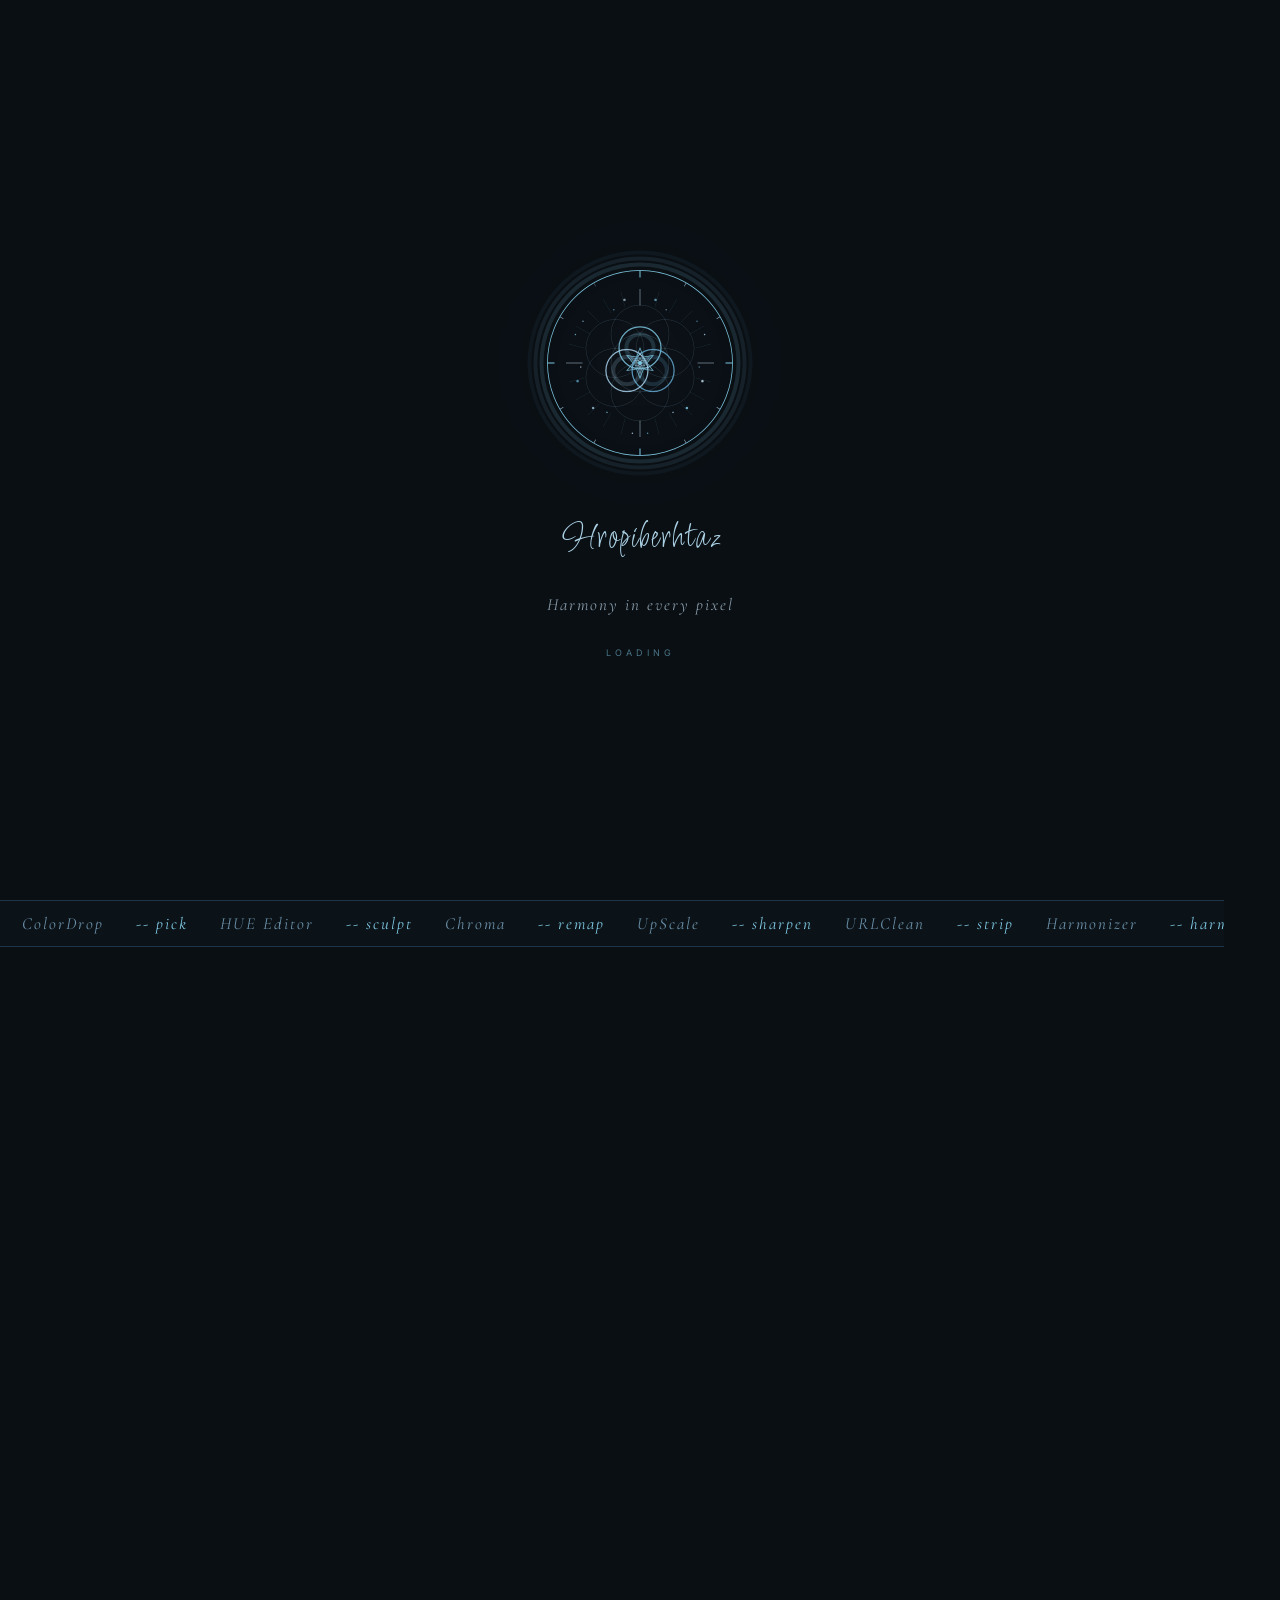
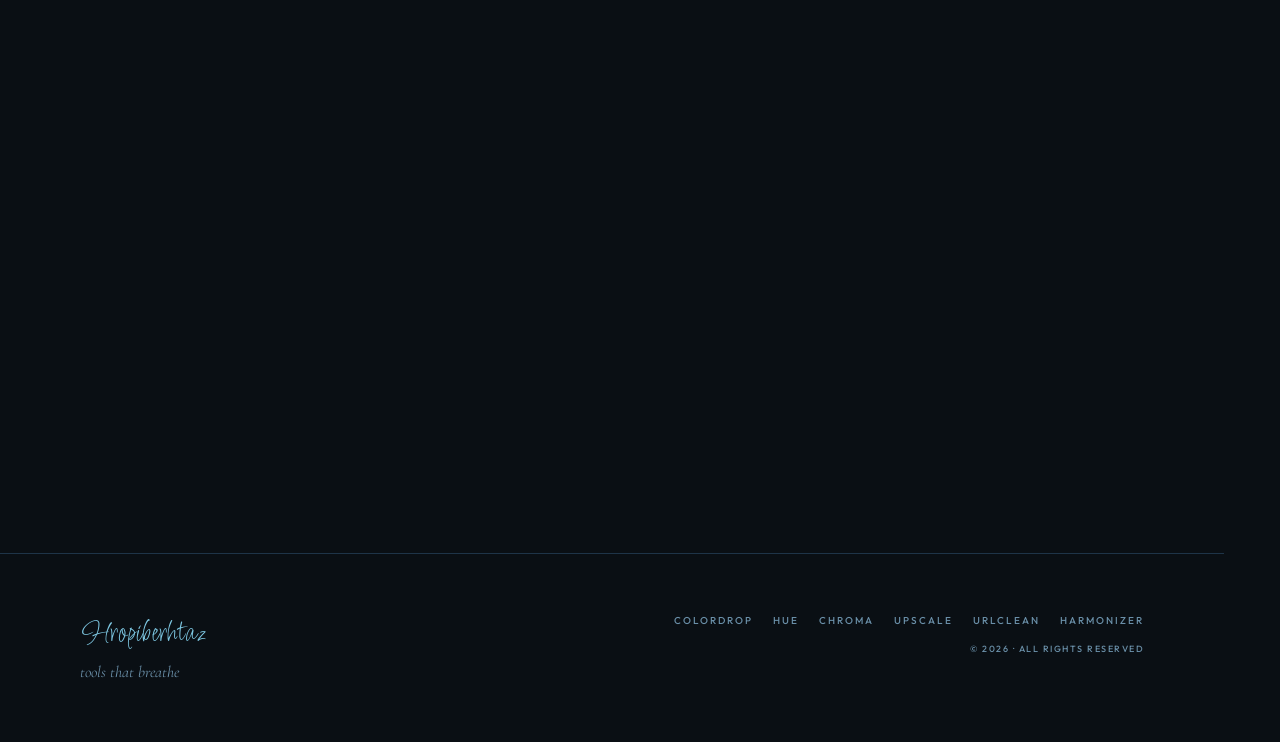
<file: index.html>
<!DOCTYPE html>
<html lang="en">
<head>
<meta charset="UTF-8">
<meta name="viewport" content="width=device-width, initial-scale=1.0">
<meta name="description" content="Hropiberhtaz — five precision browser tools for image obsessives. Pick colors, edit hues, recolor palettes, upscale to 8K, and strip URL trackers. 100% client-side, no uploads.">
<meta name="robots" content="index, follow">
<title>Hropiberhtaz — Tools that feel alive</title>
<link rel="preconnect" href="https://fonts.googleapis.com">
<link rel="preconnect" href="https://fonts.gstatic.com" crossorigin>
<link rel="preload" href="https://fonts.googleapis.com/css2?family=Playfair+Display:ital,wght@0,400;0,900;1,400&family=JetBrains+Mono:wght@400;600&display=swap" as="style" onload="this.onload=null;this.rel='stylesheet'">
<link href="https://fonts.googleapis.com/css2?family=Playfair+Display:ital,wght@0,400;0,700;0,900;1,400;1,700&family=DM+Sans:wght@300;400;500;600&family=JetBrains+Mono:wght@400;600&display=swap" rel="stylesheet">
<link href="https://fonts.googleapis.com/css2?family=Cormorant+Garamond:wght@300;400;500;600;700&display=swap" rel="stylesheet">
<link rel="icon" href="favicon.ico" sizes="any">
<link rel="icon" href="favicon.svg" type="image/svg+xml">
<link rel="apple-touch-icon" href="apple-touch-icon.png">
<link rel="stylesheet" href="shared.css"><style>
#cozy-landing{position:relative;z-index:1;min-height:100vh;display:flex;flex-direction:column;align-items:center;justify-content:center;text-align:center;padding:100px 40px 80px;overflow:hidden;}
#hero-particle-canvas{position:absolute;inset:0;width:100%;height:100%;pointer-events:none;z-index:0;}
.landing-blob{position:absolute;width:clamp(300px,50vw,650px);height:clamp(300px,50vw,650px);top:50%;left:50%;transform:translate(-50%,-50%);background:radial-gradient(circle at 35% 45%,rgba(168,196,144,.07),rgba(201,160,160,.05),transparent 70%);border-radius:40% 60% 55% 45%/55% 40% 60% 45%;animation:blobbyWobble 22s ease-in-out infinite,blobSpin 30s linear infinite;pointer-events:none;z-index:0;filter:blur(60px);}
@keyframes blobbyWobble{0%,100%{border-radius:40% 60% 55% 45%/55% 40% 60% 45%}25%{border-radius:55% 45% 40% 60%/40% 60% 45% 55%}50%{border-radius:45% 55% 60% 40%/60% 45% 55% 40%}75%{border-radius:60% 40% 45% 55%/45% 55% 40% 60%}}
@keyframes blobSpin{from{rotate:0deg}to{rotate:360deg}}
.orb{position:absolute;border-radius:50%;pointer-events:none;z-index:0;animation:orbFloat ease-in-out infinite;}
.orb-1{width:200px;height:200px;top:15%;left:5%;background:radial-gradient(circle,rgba(168,196,144,.04),transparent 70%);animation-duration:15s;animation-delay:-3s;}
.orb-2{width:150px;height:150px;top:60%;right:8%;background:radial-gradient(circle,rgba(201,160,160,.05),transparent 70%);animation-duration:12s;animation-delay:-7s;}
.orb-3{width:100px;height:100px;bottom:20%;left:15%;background:radial-gradient(circle,rgba(143,201,184,.04),transparent 70%);animation-duration:18s;animation-delay:-1s;}
@keyframes orbFloat{0%,100%{transform:translate(0,0) scale(1)}33%{transform:translate(20px,-15px) scale(1.05)}66%{transform:translate(-10px,10px) scale(.95)}}
.landing-eyebrow{display:inline-flex;align-items:center;gap:8px;font-family:'JetBrains Mono',monospace;font-size:11px;letter-spacing:4px;text-transform:uppercase;color:var(--muted);margin-bottom:28px;border:1px solid var(--border);padding:7px 20px;border-radius:var(--radius-xl);background:rgba(168,196,144,.03);}
.big-heading{font-family:'Playfair Display',serif;font-size:clamp(40px,6.5vw,92px);font-weight:900;line-height:1.06;letter-spacing:-2px;margin-bottom:24px;max-width:820px;}
.big-heading em{font-style:italic;color:var(--accent)}
.landing-whisper{font-size:17px;color:var(--muted);max-width:420px;line-height:1.9;letter-spacing:.15px;margin-bottom:36px;font-weight:400;}
.button-nest{display:flex;gap:12px;flex-wrap:wrap;justify-content:center;margin-bottom:40px;}
.landing-stats{display:flex;gap:44px;padding:18px 40px;border:1px solid var(--border);border-radius:var(--radius-lg);background:rgba(168,196,144,.02);backdrop-filter:blur(10px);margin-bottom:44px;}
.stat-item{text-align:center;}
.stat-num{font-family:'Playfair Display',serif;font-size:26px;font-weight:700;color:var(--accent);letter-spacing:-1px;}
.stat-label{font-size:11px;letter-spacing:2.5px;text-transform:uppercase;color:var(--muted);margin-top:4px;font-family:'JetBrains Mono',monospace;}
.bouncy-scroll{display:flex;flex-direction:column;align-items:center;gap:4px;color:var(--muted);font-size:10px;letter-spacing:3px;text-transform:uppercase;animation:scrollBounce 2s ease-in-out infinite;font-family:'JetBrains Mono',monospace;}
@keyframes scrollBounce{0%,100%{transform:translateY(0)}50%{transform:translateY(4px)}}
.tools-grid{position:relative;z-index:1;padding:80px 80px 100px;display:grid;grid-template-columns:repeat(auto-fit,minmax(300px,1fr));gap:24px;}
@property --spin-angle{syntax:'<angle>';initial-value:0deg;inherits:false}
@keyframes spinBorder{to{--spin-angle:360deg}}
.tool-card{background:linear-gradient(145deg,var(--surface) 55%,color-mix(in srgb,var(--tc-clr,#a8c490) 5%,var(--surface)));border:1px solid color-mix(in srgb,var(--tc-clr,#a8c490) 18%,var(--border));border-radius:var(--radius-lg);padding:0;text-decoration:none;color:var(--text);display:flex;flex-direction:column;transition:transform .35s cubic-bezier(.25,.46,.45,.94),box-shadow .35s ease,border-color .3s;position:relative;overflow:hidden;}
.tool-card::before{content:'';position:absolute;inset:-2px;border-radius:calc(var(--radius-lg)+2px);padding:2px;background:conic-gradient(from var(--spin-angle,0deg),var(--tc-clr,#a8c490),transparent 40%,var(--tc-clr,#a8c490));z-index:0;opacity:0;transition:opacity .4s;-webkit-mask:linear-gradient(#fff 0 0) content-box,linear-gradient(#fff 0 0);-webkit-mask-composite:xor;mask-composite:exclude;}
.tool-card::after{content:'';position:absolute;bottom:0;left:0;right:0;height:3px;background:linear-gradient(90deg,transparent,var(--tc-clr,#a8c490),transparent);opacity:0;transition:opacity .35s;}
.tool-card:hover{transform:translateY(-7px) scale(1.01);box-shadow:0 30px 70px rgba(0,0,0,.32),0 0 40px color-mix(in srgb,var(--tc-clr,#a8c490) 10%,transparent);}
.tool-card:hover::before{opacity:1;animation:spinBorder 3s linear infinite;}
.tool-card:hover::after{opacity:1;}
.tc-topbar{height:3px;background:linear-gradient(90deg,var(--tc-clr,#a8c490),transparent);opacity:.5;position:relative;z-index:1;}
.tc-body{padding:26px 26px 20px;display:flex;flex-direction:column;gap:13px;flex:1;position:relative;z-index:1;}
.tc-glyph{font-family:'Playfair Display',serif;font-size:72px;font-weight:900;line-height:1;color:var(--tc-clr,#a8c490);opacity:.07;position:absolute;right:16px;top:10px;pointer-events:none;transition:opacity .3s;}
.tool-card:hover .tc-glyph{opacity:.15;}
.tc-num{font-family:'JetBrains Mono',monospace;font-size:10px;letter-spacing:4px;text-transform:uppercase;color:color-mix(in srgb,var(--tc-clr,#a8c490) 70%,var(--muted));}
.tc-name{font-family:'Playfair Display',serif;font-size:28px;font-weight:900;letter-spacing:-1px;line-height:1.1;}
.tc-name em{font-style:italic;color:var(--tc-clr,#a8c490);}
.tc-desc{font-size:14px;color:var(--muted);line-height:1.8;font-weight:400;}
.tc-tags{display:flex;flex-wrap:wrap;gap:5px;}
.tc-tag{font-family:'JetBrains Mono',monospace;font-size:8px;letter-spacing:1px;text-transform:uppercase;color:var(--muted);padding:3px 8px;border:1px solid var(--border);border-radius:var(--radius-xl);}
.tc-tag.h{border-color:color-mix(in srgb,var(--tc-clr,#a8c490) 45%,transparent);color:var(--tc-clr,#a8c490);}
.tc-footer{padding:12px 26px 18px;display:flex;align-items:center;justify-content:space-between;border-top:1px solid color-mix(in srgb,var(--tc-clr,#a8c490) 10%,var(--border));position:relative;z-index:1;margin-top:auto;}
.tc-arrow{font-family:'JetBrains Mono',monospace;font-size:12px;letter-spacing:2px;color:var(--muted);display:flex;align-items:center;gap:8px;transition:color .2s,gap .2s;}
.tc-arrow-icon{width:28px;height:28px;border-radius:50%;border:1px solid color-mix(in srgb,var(--tc-clr,#a8c490) 30%,var(--border));display:flex;align-items:center;justify-content:center;font-size:13px;transition:all .25s cubic-bezier(.34,1.56,.64,1);color:var(--tc-clr,#a8c490);}
.tool-card:hover .tc-arrow{color:var(--tc-clr,#a8c490);gap:12px;}
.tool-card:hover .tc-arrow-icon{background:var(--tc-clr,#a8c490);color:#0d0f0e;transform:scale(1.15) rotate(45deg);border-color:var(--tc-clr,#a8c490);}
[data-theme="light"] .tool-card:hover .tc-arrow-icon{color:#fff;}
@media(max-width:900px){
  #cozy-landing{padding:100px 24px 60px;}
  .landing-stats{flex-direction:column;gap:18px;padding:16px 24px;}
  .tools-grid{padding:40px 24px 80px;grid-template-columns:1fr;}
}
</style>
<style>
#nav-dots{position:fixed;right:0;top:50%;transform:translateY(-50%);z-index:800;display:flex;flex-direction:column;gap:16px;align-items:center;padding:28px 14px;background:rgba(8,14,20,0.6);backdrop-filter:blur(20px);-webkit-backdrop-filter:blur(20px);border-left:1px solid var(--accent-8);border-radius:14px 0 0 14px;}
[data-theme="light"] #nav-dots{background:rgba(255,251,238,0.82);}
.nav-dot-item{position:relative;display:flex;align-items:center;justify-content:center;cursor:pointer;text-decoration:none;}
.nav-dot-glyph{font-size:18px;color:var(--accent-35);line-height:1;transition:color .25s,transform .25s,text-shadow .25s;display:block;}
.nav-dot-item:hover .nav-dot-glyph,.nav-dot-item.active .nav-dot-glyph{color:var(--accent);transform:scale(1.4);text-shadow:var(--accent-glow-sm);}
.nav-dot-item.active .nav-dot-glyph{animation:dotPulse 2.4s ease-in-out infinite;}
@keyframes dotPulse{0%,100%{text-shadow:var(--accent-glow-sm);opacity:1;}50%{text-shadow:var(--accent-glow-xl);opacity:.75;}}
.nav-dot-label{position:absolute;right:calc(100% + 20px);top:50%;transform:translateY(-50%) translateX(6px);font-family:'Cormorant Garamond',serif;font-size:17px;font-style:italic;font-weight:400;color:var(--text);white-space:nowrap;pointer-events:none;opacity:0;transition:opacity .22s,transform .22s;letter-spacing:.02em;background:var(--card);backdrop-filter:blur(12px);padding:6px 16px;border-radius:10px;border:1px solid var(--border);box-shadow:0 4px 24px rgba(0,0,0,.28);}
.nav-dot-item:hover .nav-dot-label{opacity:1;transform:translateY(-50%) translateX(0);}
#index-body-wrap{margin-right:0;}
@media(max-width:900px){#nav-dots{display:none;}}
</style>
</head>
<body>
<div id="scroll-prog"></div>
<div id="scan-line"></div>
<canvas id="wobbly-bg-thingy" aria-hidden="true"></canvas>
<canvas id="floaty-dot-world" aria-hidden="true"></canvas>
<canvas id="bg-yinyang" aria-hidden="true"></canvas>
<div id="live-clock"></div>
<div id="keyboard-whisper"></div>
<div id="toasty-pop" class="toasty"></div>
<div id="file-loading-veil"><div class="veil-spinner"></div><div class="veil-msg" id="veil-msg-text">Opening…</div></div>

<div id="mobile-nav">
  <button id="mobile-nav-close" aria-label="Close navigation menu">✕</button>
  <a href="index.html">Home</a>
  <a href="colordrop.html">ColorDrop</a>
  <a href="hue.html">HUE</a>
  <a href="chroma.html">Chroma</a>
  <a href="upscale.html">UpScale</a>
  <a href="urlclean.html">URLClean</a>
  <a href="colorharmonizer.html">Harmonizer</a>
  <a href="videochroma.html">VideoChroma</a>
</div>

<header id="main-header">
  <a href="index.html" class="brand-scribble">Hropiberhtaz</a>
  <div class="nav-cluster">
    <button id="moonbeam-toggle" aria-label="Toggle light/dark theme" title="Toggle theme"><span id="moonbeam-icon" aria-hidden="true">☀</span></button>
  </div>
  <button id="ham-toggle" aria-label="Open navigation menu" aria-expanded="false" aria-controls="mobile-nav">☰</button>
</header>
<!-- ── Right nav dots ── -->
<nav id="nav-dots" aria-label="Tool navigation">
  <a href="colordrop.html" class="nav-dot-item" aria-label="ColorDrop">
    <span class="nav-dot-glyph">✦</span>
    <span class="nav-dot-label">ColorDrop</span>
  </a>
  <a href="hue.html" class="nav-dot-item" aria-label="HUE Editor">
    <span class="nav-dot-glyph">✦</span>
    <span class="nav-dot-label">HUE Editor</span>
  </a>
  <a href="chroma.html" class="nav-dot-item" aria-label="Chroma Recolor">
    <span class="nav-dot-glyph">✦</span>
    <span class="nav-dot-label">Chroma Recolor</span>
  </a>
  <a href="upscale.html" class="nav-dot-item" aria-label="UpScale">
    <span class="nav-dot-glyph">✦</span>
    <span class="nav-dot-label">UpScale</span>
  </a>
  <a href="urlclean.html" class="nav-dot-item" aria-label="URLClean">
    <span class="nav-dot-glyph">✦</span>
    <span class="nav-dot-label">URLClean</span>
  </a>
  <a href="colorharmonizer.html" class="nav-dot-item" aria-label="Color Harmonizer">
    <span class="nav-dot-glyph">✦</span>
    <span class="nav-dot-label">Color Harmonizer</span>
  </a>
  <a href="videochroma.html" class="nav-dot-item" aria-label="VideoChroma">
    <span class="nav-dot-glyph">✦</span>
    <span class="nav-dot-label">VideoChroma</span>
  </a>
</nav>


<div id="index-body-wrap">
<section id="cozy-landing">
  <canvas id="hero-particle-canvas" aria-hidden="true"></canvas>
  <div class="landing-blob"></div>
  <div class="orb orb-1"></div><div class="orb orb-2"></div><div class="orb orb-3"></div>
  <div class="landing-eyebrow poppy-reveal"><span class="eyebrow-dot"></span>Creative tools suite — seven precision instruments</div>
  <h1 class="big-heading poppy-reveal delay-sprout-1">We build tools<br>that feel <em>alive.</em></h1>
  <p class="landing-whisper poppy-reveal delay-sprout-2">Seven precision instruments for image and video obsessives. Pick, edit, recolor, upscale, clean, harmonize and recolor video — crafted so every interaction feels like play.</p>
  <div class="landing-stats poppy-reveal delay-sprout-3">
    <div class="stat-item"><div class="stat-num">7</div><div class="stat-label">Tools</div></div>
    <div class="stat-item"><div class="stat-num">100%</div><div class="stat-label">Client-Side</div></div>
    <div class="stat-item"><div class="stat-num">0</div><div class="stat-label">Server Uploads</div></div>
    <div class="stat-item"><div class="stat-num">∞</div><div class="stat-label">Possibilities</div></div>
  </div>
  <div class="button-nest poppy-reveal delay-sprout-3">
    <a href="colordrop.html" class="cozy-btn cozy-btn-filled squish-btn">Explore tools ↓</a>
    <a href="upscale.html" class="cozy-btn squish-btn">Upscale an image</a>
  </div>
  <div class="bouncy-scroll poppy-reveal delay-sprout-4"><span>Scroll</span><span style="font-size:16px">↓</span></div>
</section>

<div class="tape-divider"><div class="tape-roll" id="tape-track-1"></div></div>

<section class="tools-grid">

  <a href="colordrop.html" class="tool-card poppy-reveal" style="--tc-clr:#a8c490" aria-label="Open ColorDrop — precision color picker tool">
    <div class="tc-topbar"></div>
    <div class="tc-body">
      <div class="tc-glyph">01</div>
      <div class="tc-num">✦ 01 — Color Picker</div>
      <div class="tc-name">Color<em>Drop</em></div>
      <div class="tc-desc">A precision color picker with full HSV canvas, alpha transparency, and live HEX/RGBA/HSL/OKLCH output.</div>
      <div class="tc-tags">
        <span class="tc-tag h">HSV Canvas</span><span class="tc-tag h">Alpha</span>
        <span class="tc-tag">HEX</span><span class="tc-tag">RGBA</span><span class="tc-tag h">OKLCH</span>
        <span class="tc-tag">History</span>
      </div>
    </div>
    <div class="tc-footer">
      <div class="tc-arrow"><span>Open tool</span><div class="tc-arrow-icon">→</div></div>
    </div>
  </a>

  <a href="hue.html" class="tool-card poppy-reveal delay-sprout-1" style="--tc-clr:#c9a0a0" aria-label="Open HUE Editor — image hue and tone editing tool">
    <div class="tc-topbar"></div>
    <div class="tc-body">
      <div class="tc-glyph">02</div>
      <div class="tc-num">◈ 02 — Image Editor</div>
      <div class="tc-name"><em>HUE</em> Editor</div>
      <div class="tc-desc">Sculpt any image with hue rotation, saturation, brightness, contrast, sepia and invert — plus cinematic presets.</div>
      <div class="tc-tags">
        <span class="tc-tag h">Hue Rotate</span><span class="tc-tag h">Saturation</span>
        <span class="tc-tag">Brightness</span><span class="tc-tag h">6 Presets</span>
        <span class="tc-tag">PNG/JPG/WEBP</span>
      </div>
    </div>
    <div class="tc-footer">
      <div class="tc-arrow"><span>Open tool</span><div class="tc-arrow-icon">→</div></div>
    </div>
  </a>

  <a href="chroma.html" class="tool-card poppy-reveal delay-sprout-2" style="--tc-clr:#8fc9b8" aria-label="Open Chroma Recolor — palette mapping and recolor tool">
    <div class="tc-topbar"></div>
    <div class="tc-body">
      <div class="tc-glyph">03</div>
      <div class="tc-num">✦ 03 — Recolor</div>
      <div class="tc-name"><em>Chroma</em> Recolor</div>
      <div class="tc-desc">Map any image's colors to a custom palette. Smooth, blocky, or detail mode. Load palettes from JSON.</div>
      <div class="tc-tags">
        <span class="tc-tag h">Palette Mapping</span><span class="tc-tag h">Smooth/Blocky</span>
        <span class="tc-tag">JSON Import</span><span class="tc-tag h">Full-Res Export</span>
      </div>
    </div>
    <div class="tc-footer">
      <div class="tc-arrow"><span>Open tool</span><div class="tc-arrow-icon">→</div></div>
    </div>
  </a>

  <a href="upscale.html" class="tool-card poppy-reveal delay-sprout-3" style="--tc-clr:#c8b060" aria-label="Open UpScale — Lanczos image upscaler up to 8K">
    <div class="tc-topbar"></div>
    <div class="tc-body">
      <div class="tc-glyph">04</div>
      <div class="tc-num">↑ 04 — Upscaler</div>
      <div class="tc-name">Up<em>Scale</em></div>
      <div class="tc-desc">Lanczos-3 resampling with float-domain unsharp masking — near-zero sharpness loss from HD to 8K.</div>
      <div class="tc-tags">
        <span class="tc-tag h">Lanczos-3</span><span class="tc-tag h">Float USM</span>
        <span class="tc-tag">8K Support</span><span class="tc-tag">Crop Tool</span>
        <span class="tc-tag h">Sharp Presets</span>
      </div>
    </div>
    <div class="tc-footer">
      <div class="tc-arrow"><span>Open tool</span><div class="tc-arrow-icon">→</div></div>
    </div>
  </a>

  <a href="urlclean.html" class="tool-card poppy-reveal delay-sprout-4" style="--tc-clr:#b0a8d0" aria-label="Open URLClean — URL tracker and UTM parameter remover">
    <div class="tc-topbar"></div>
    <div class="tc-body">
      <div class="tc-glyph">05</div>
      <div class="tc-num">✦ 05 — URL Cleaner</div>
      <div class="tc-name">URL<em>Clean</em></div>
      <div class="tc-desc">Strip UTM tags, tracking pixels, affiliate tokens and URL noise in one click. One URL or a full batch.</div>
      <div class="tc-tags">
        <span class="tc-tag h">UTM Removal</span><span class="tc-tag h">Tracker Strip</span>
        <span class="tc-tag">Batch Mode</span><span class="tc-tag h">Custom Params</span>
        <span class="tc-tag">Diff Stats</span>
      </div>
    </div>
    <div class="tc-footer">
      <div class="tc-arrow"><span>Open tool</span><div class="tc-arrow-icon">→</div></div>
    </div>
  </a>

  <a href="colorharmonizer.html" class="tool-card poppy-reveal delay-sprout-4" style="--tc-clr:#7ec8e3" aria-label="Open Color Harmonizer — harmony palette generator">
    <div class="tc-topbar"></div>
    <div class="tc-body">
      <div class="tc-glyph">06</div>
      <div class="tc-num">06 — Harmony</div>
      <div class="tc-name">Color<em>Harmonizer</em></div>
      <div class="tc-desc">Generate theory-perfect palettes from any base color. Complementary, triadic, analogous and more — with WCAG contrast, shades, gradients and multi-format export.</div>
      <div class="tc-tags">
        <span class="tc-tag h">8 Modes</span><span class="tc-tag h">WCAG</span>
        <span class="tc-tag">CSS Export</span><span class="tc-tag h">Gradients</span>
        <span class="tc-tag">JSON/SVG/PNG</span>
      </div>
    </div>
    <div class="tc-footer">
      <div class="tc-arrow"><span>Open tool</span><div class="tc-arrow-icon">→</div></div>
    </div>
  </a>

  <a href="videochroma.html" class="tool-card poppy-reveal delay-sprout-4" style="--tc-clr:#c490a8" aria-label="Open VideoChroma — video and GIF palette applier">
    <div class="tc-topbar"></div>
    <div class="tc-body">
      <div class="tc-glyph">07</div>
      <div class="tc-num">07 — Video Palette</div>
      <div class="tc-name">Video<em>Chroma</em></div>
      <div class="tc-desc">Apply Chroma's Gaussian palette resampling to every frame of a video or GIF. Smooth and blocky modes, full palette editor, exports as an animated GIF.</div>
      <div class="tc-tags">
        <span class="tc-tag h">MP4 / WEBM</span><span class="tc-tag h">GIF</span>
        <span class="tc-tag">Smooth / Blocky</span><span class="tc-tag h">Frame Preview</span>
        <span class="tc-tag">GIF Export</span>
      </div>
    </div>
    <div class="tc-footer">
      <div class="tc-arrow"><span>Open tool</span><div class="tc-arrow-icon">→</div></div>
    </div>
  </a>

</section>

<footer class="footer-meadow">
  <div>
    <div class="footer-brand">Hropiberhtaz</div>
    <div class="footer-tagline">tools that breathe</div>
  </div>
  <div class="footer-right">
    <div class="footer-links">
      <a href="colordrop.html" class="footer-link">ColorDrop</a>
      <a href="hue.html" class="footer-link">HUE</a>
      <a href="chroma.html" class="footer-link">Chroma</a>
      <a href="upscale.html" class="footer-link">UpScale</a>
      <a href="urlclean.html" class="footer-link">URLClean</a>
      <a href="colorharmonizer.html" class="footer-link">Harmonizer</a>
    </div>
    <div class="footer-small">© 2026 · All rights reserved</div>
  </div>
</footer>
</div><!-- end -->

<button id="lofi-leaf" aria-label="Toggle lo-fi background music" aria-pressed="false">
  <div class="soundbars"><div class="soundbar"></div><div class="soundbar"></div><div class="soundbar"></div><div class="soundbar"></div></div>
  <span id="audio-label">lo-fi</span>
</button>

<script src="shared.js"></script>
<script>
(function(){
  const t=document.getElementById('tape-track-1');const items=['ColorDrop','-- pick','HUE Editor','-- sculpt','Chroma','-- remap','UpScale','-- sharpen','URLClean','-- strip','Harmonizer','-- harmonize'];
  let html='';for(let i=0;i<6;i++)items.forEach(it=>{html+=it.startsWith('--')?`<span class="tapedot">${it}</span>`:`<span>${it}</span>`;});t.innerHTML=html+html;
})();

(function(){
  const canvas=document.getElementById('hero-particle-canvas');if(!canvas)return;
  const ctx=canvas.getContext('2d');let W,H;
  const stars=[];
  function resize(){const r=canvas.parentElement.getBoundingClientRect();W=canvas.width=r.width;H=canvas.height=r.height;}resize();window.addEventListener('resize',resize,{passive:true});
  for(let i=0;i<40;i++)stars.push({x:Math.random(),y:Math.random(),r:Math.random()*1.2+.2,speed:Math.random()*.3+.1,t:Math.random()*Math.PI*2});
  function loop(){ctx.clearRect(0,0,W,H);stars.forEach(s=>{s.t+=.01*s.speed;const al=.12+.12*Math.sin(s.t);ctx.globalAlpha=al;ctx.fillStyle='#a8c490';ctx.beginPath();ctx.arc(s.x*W,s.y*H,s.r,0,Math.PI*2);ctx.fill();});ctx.globalAlpha=1;requestAnimationFrame(loop);}loop();
})();
</script>
</body>
</html>
</file>
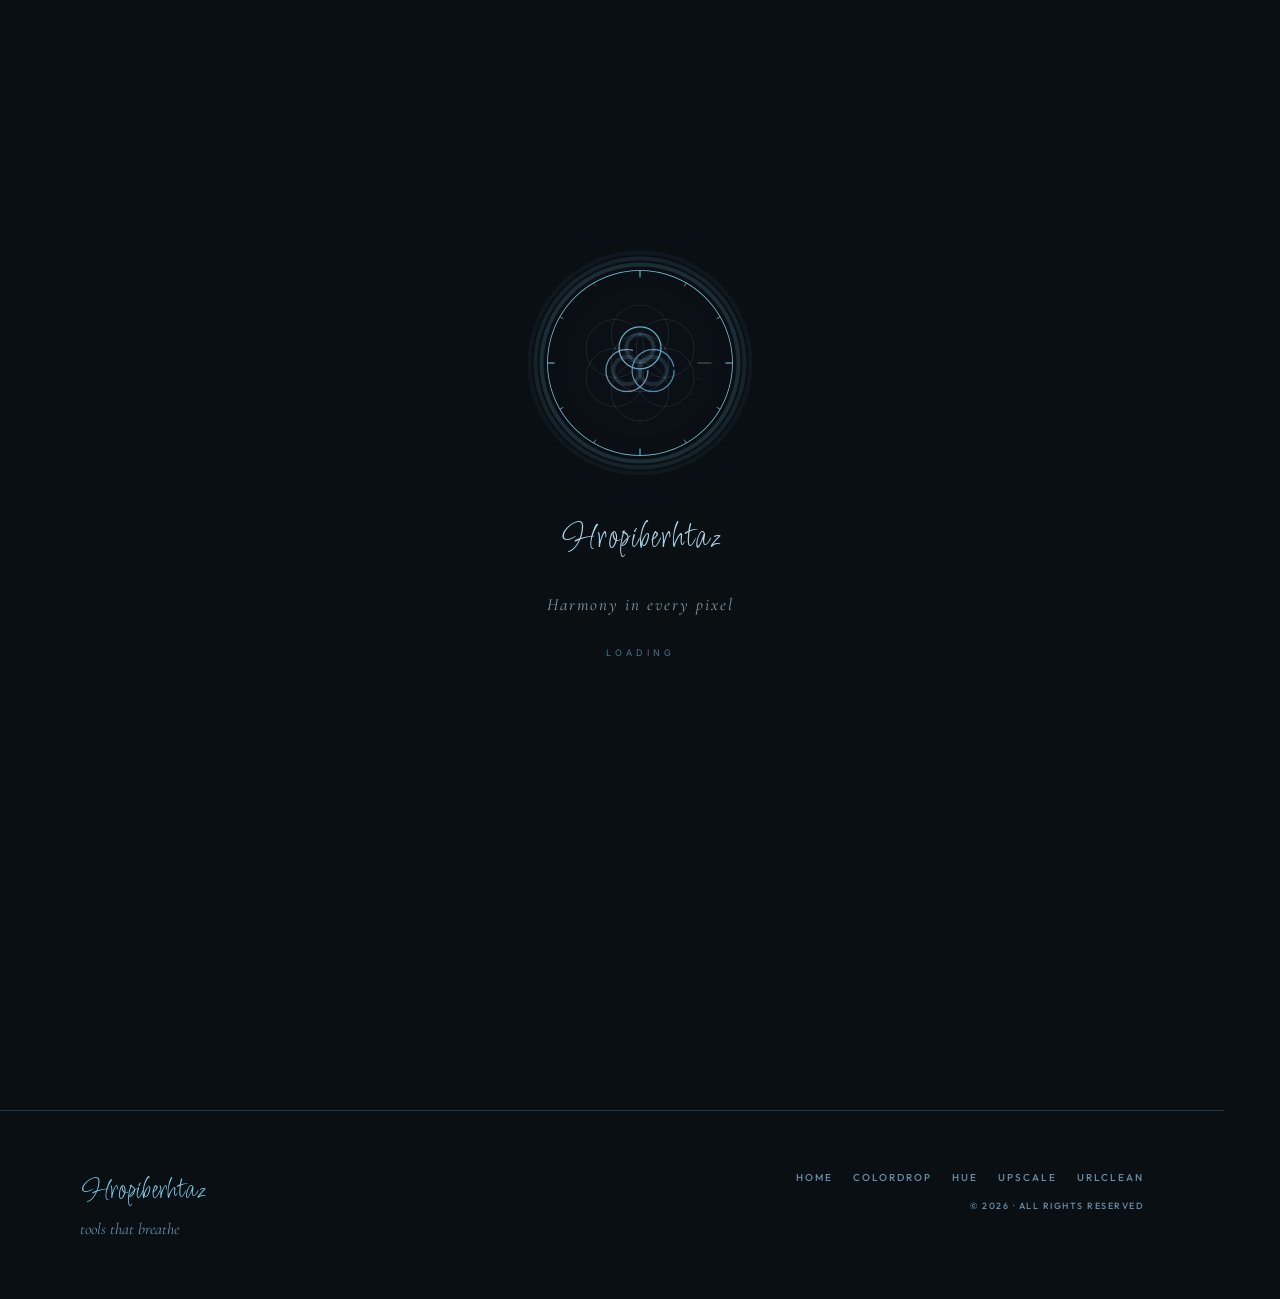
<file: chroma.html>
<!DOCTYPE html>
<html lang="en">
<head>
<meta charset="UTF-8">
<meta name="viewport" content="width=device-width, initial-scale=1.0">
<title>Chroma — Hropiberhtaz</title>
<link href="https://fonts.googleapis.com/css2?family=Playfair+Display:ital,wght@0,400;0,700;0,900;1,400;1,700&family=DM+Sans:wght@300;400;500;600&family=JetBrains+Mono:wght@400;600&display=swap" rel="stylesheet">
<link rel="stylesheet" href="shared.css">
<style>
.recolor-shell{position:relative;z-index:1;padding:0 80px 100px;display:flex;flex-direction:column;gap:24px;}
.wibble-row{display:flex;flex-wrap:wrap;gap:18px 28px;align-items:center;margin-bottom:18px}
.wibble-row:last-child{margin-bottom:0}
.wibble-group{display:flex;flex-direction:column;gap:8px}
.wibble-label{font-size:9px;letter-spacing:2px;text-transform:uppercase;color:var(--muted);font-weight:700;font-family:'JetBrains Mono',monospace}
.toggle-cluster{display:flex;gap:3px;background:var(--card);padding:3px;border:1px solid var(--border);border-radius:var(--radius-xl);}
.toggle-pebble{background:transparent;border:none;color:var(--muted);font-size:9px;letter-spacing:1px;text-transform:uppercase;padding:5px 14px;cursor:pointer;transition:all .16s cubic-bezier(.34,1.56,.64,1);font-family:'JetBrains Mono',monospace;font-weight:600;border-radius:var(--radius-xl);}
.toggle-pebble.lit{background:var(--accent);color:#0d0f0e}
[data-theme="light"] .toggle-pebble.lit{color:#fff}
.toggle-pebble:hover{transform:scale(1.06)}
.glide-container{display:flex;align-items:center;gap:12px;min-width:200px}
.glide-container input[type="range"]{width:150px;height:2px}
.glide-badge{font-family:'JetBrains Mono',monospace;font-size:11px;font-weight:600;color:var(--text);background:var(--card);padding:3px 9px;border:1px solid var(--border);border-radius:var(--radius-md);min-width:50px;text-align:center;}
.palette-strip{display:flex;align-items:center;gap:10px;flex-wrap:wrap}
.swatch-pebble{width:42px;height:42px;border-radius:var(--radius-md);cursor:pointer;border:2px solid var(--border);box-shadow:0 4px 10px rgba(0,0,0,.5);transition:transform .3s cubic-bezier(.34,1.56,.64,1),border-color .2s,box-shadow .3s;position:relative;flex-shrink:0;}
.swatch-pebble:hover{transform:scale(1.12) rotate(3deg);border-color:var(--muted);box-shadow:0 6px 20px rgba(0,0,0,.3)}
@keyframes swatchPop{0%{transform:scale(0) rotate(-15deg);opacity:0}60%{transform:scale(1.18) rotate(3deg);opacity:1}80%{transform:scale(.93) rotate(-1deg)}100%{transform:scale(1) rotate(0deg);opacity:1}}
@keyframes swatchPulse{0%,100%{box-shadow:0 0 0 0 rgba(168,196,144,0)}50%{box-shadow:0 0 0 6px rgba(168,196,144,.25)}}
.swatch-pebble.entering{animation:swatchPop .38s cubic-bezier(.34,1.56,.64,1) forwards;}
.swatch-pebble.pulse{animation:swatchPulse .6s ease-out;}
.swatch-pebble input{position:absolute;inset:0;opacity:0;width:100%;height:100%;cursor:pointer}
.dropper-zone{border:1px dashed var(--border);border-radius:var(--radius-lg);padding:40px 28px;text-align:center;cursor:pointer;transition:background .16s,border-color .16s;}
.dropper-zone:hover{background:rgba(168,196,144,.03);border-color:var(--accent)}
.dropper-zone p{font-size:12px;color:var(--muted);margin-bottom:14px;letter-spacing:.3px;line-height:1.7}
.canvas-result-box{background:var(--surface);border:1px solid var(--border);border-radius:var(--radius-lg);padding:24px;display:none;}
#recolorCanvas{max-width:100%;max-height:60vh;display:block;margin:0 auto;border:1px solid var(--border);border-radius:var(--radius-md)}
.action-pile{display:flex;flex-wrap:wrap;gap:9px;justify-content:center;margin-top:20px}
.btn-rude-remove{border-color:rgba(255,80,80,.3);color:rgba(255,120,100,.8)}
.btn-rude-remove:hover{border-color:rgba(255,80,80,.7)!important;color:#ff6b6b!important;background:rgba(255,80,80,.07)!important}
#progress-fog{position:fixed;inset:0;z-index:19999;background:var(--dl-bg);backdrop-filter:blur(20px);display:flex;flex-direction:column;align-items:center;justify-content:center;gap:22px;opacity:0;pointer-events:none;transition:opacity .3s;}
#progress-fog.glowing{opacity:1;pointer-events:all}
#fog-title{font-family:'Playfair Display',serif;font-size:18px;font-weight:700;color:var(--text);letter-spacing:-.3px;font-style:italic}
#fog-sub{font-family:'JetBrains Mono',monospace;font-size:10px;letter-spacing:2px;text-transform:uppercase;color:var(--muted);font-weight:600}
#fog-track{width:min(360px,80vw);height:2px;background:var(--border);border-radius:3px;overflow:hidden}
#fog-bar{height:100%;width:0%;background:linear-gradient(90deg,var(--accent),var(--accent2));border-radius:3px;transition:width .12s ease}
#fog-pct{font-family:'Playfair Display',serif;font-size:28px;font-weight:600;color:var(--accent);letter-spacing:-1px}
@media(max-width:900px){.recolor-shell{padding:0 24px 80px}}
</style>
<style>
#nav-dots{position:fixed;right:0;top:50%;transform:translateY(-50%);z-index:800;display:flex;flex-direction:column;gap:16px;align-items:center;padding:28px 14px;background:rgba(8,14,20,0.6);backdrop-filter:blur(20px);-webkit-backdrop-filter:blur(20px);border-left:1px solid var(--accent-8);border-radius:14px 0 0 14px;}
[data-theme="light"] #nav-dots{background:rgba(255,251,238,0.82);}
.nav-dot-item{position:relative;display:flex;align-items:center;justify-content:center;cursor:pointer;text-decoration:none;}
.nav-dot-glyph{font-size:18px;color:var(--accent-35);line-height:1;transition:color .25s,transform .25s,text-shadow .25s;display:block;}
.nav-dot-item:hover .nav-dot-glyph,.nav-dot-item.active .nav-dot-glyph{color:var(--accent);transform:scale(1.4);text-shadow:var(--accent-glow-sm);}
.nav-dot-item.active .nav-dot-glyph{animation:dotPulse 2.4s ease-in-out infinite;}
@keyframes dotPulse{0%,100%{text-shadow:var(--accent-glow-sm);opacity:1;}50%{text-shadow:var(--accent-glow-xl);opacity:.75;}}
.nav-dot-label{position:absolute;right:calc(100% + 20px);top:50%;transform:translateY(-50%) translateX(6px);font-family:'Cormorant Garamond',serif;font-size:17px;font-style:italic;font-weight:400;color:var(--text);white-space:nowrap;pointer-events:none;opacity:0;transition:opacity .22s,transform .22s;letter-spacing:.02em;background:var(--card);backdrop-filter:blur(12px);padding:6px 16px;border-radius:10px;border:1px solid var(--border);box-shadow:0 4px 24px rgba(0,0,0,.28);}
.nav-dot-item:hover .nav-dot-label{opacity:1;transform:translateY(-50%) translateX(0);}
@media(max-width:900px){#nav-dots{display:none;}}
</style>
</head>
<body>
<div id="scroll-prog"></div>
<div id="scan-line"></div>
<canvas id="wobbly-bg-thingy" aria-hidden="true"></canvas>
<canvas id="floaty-dot-world" aria-hidden="true"></canvas>
<canvas id="bg-yinyang" aria-hidden="true"></canvas>
<div id="live-clock"></div>
<div id="keyboard-whisper"></div>
<div id="toasty-pop" class="toasty"></div>
<div id="file-loading-veil"><div class="veil-spinner"></div><div class="veil-msg" id="veil-msg-text">Opening…</div></div>
<div id="progress-fog"><div id="fog-title">Working…</div><div id="fog-sub">Please wait</div><div id="fog-track"><div id="fog-bar"></div></div><div id="fog-pct">0%</div></div>

<div id="mobile-nav">
  <button id="mobile-nav-close" aria-label="Close navigation menu">✕</button>
  <a href="index.html">Home</a>
  <a href="colordrop.html">ColorDrop</a>
  <a href="hue.html">HUE</a>
  <a href="chroma.html">Chroma</a>
  <a href="upscale.html">UpScale</a>
  <a href="urlclean.html">URLClean</a>
</div>

<header id="main-header">
  <a href="index.html" class="brand-scribble">Hropiberhtaz</a>
  <div class="nav-cluster">
    <button id="moonbeam-toggle" aria-label="Toggle light/dark theme" title="Toggle theme"><span id="moonbeam-icon" aria-hidden="true">☀</span></button>
  </div>
  <button id="ham-toggle" aria-label="Open navigation menu" aria-expanded="false" aria-controls="mobile-nav">☰</button>
</header>

<!-- ── Right nav dots ── -->
<nav id="nav-dots" aria-label="Tool navigation">
  <a href="colordrop.html" class="nav-dot-item" aria-label="ColorDrop">
    <span class="nav-dot-glyph">✦</span>
    <span class="nav-dot-label">ColorDrop</span>
  </a>
  <a href="hue.html" class="nav-dot-item" aria-label="HUE Editor">
    <span class="nav-dot-glyph">✦</span>
    <span class="nav-dot-label">HUE Editor</span>
  </a>
  <a href="chroma.html" class="nav-dot-item active" aria-label="Chroma Recolor">
    <span class="nav-dot-glyph">✦</span>
    <span class="nav-dot-label">Chroma Recolor</span>
  </a>
  <a href="upscale.html" class="nav-dot-item" aria-label="UpScale">
    <span class="nav-dot-glyph">✦</span>
    <span class="nav-dot-label">UpScale</span>
  </a>
  <a href="urlclean.html" class="nav-dot-item" aria-label="URLClean">
    <span class="nav-dot-glyph">✦</span>
    <span class="nav-dot-label">URLClean</span>
  </a>
  <a href="colorharmonizer.html" class="nav-dot-item" aria-label="Color Harmonizer">
    <span class="nav-dot-glyph">✦</span>
    <span class="nav-dot-label">Color Harmonizer</span>
  </a>
  <a href="videochroma.html" class="nav-dot-item" aria-label="VideoChroma"><span class="nav-dot-glyph">✦</span><span class="nav-dot-label">VideoChroma</span></a>
</nav>


<div class="page-hero">
  <div class="page-eyebrow poppy-reveal"><span class="eyebrow-dot"></span>✦ 03 — Recolor your world</div>
  <h1 class="chunk-title page-title poppy-reveal delay-sprout-1"><em>Chroma</em> — Image Recolor</h1>
  <p class="page-blurb poppy-reveal delay-sprout-2">Map any image's colors to a custom palette. Choose smooth, blocky, or detail mode. Load palettes from JSON. Full control over strength and blend.</p>
  <div class="feature-tags poppy-reveal delay-sprout-3">
    <span class="ftag hot">Palette Mapping</span><span class="ftag hot">Smooth/Blocky/Detail</span>
    <span class="ftag">JSON Palette Import</span><span class="ftag">Strength Control</span><span class="ftag">Full-Res Export</span>
  </div>
</div>

<div class="recolor-shell">
  <div class="lumpy-card poppy-reveal delay-sprout-1">
    <div class="lumpy-card-label">Controls</div>
    <div class="wibble-row">
      <div class="wibble-group"><div class="wibble-label">Quality</div><div class="toggle-cluster" id="qualityGroup" role="group" aria-label="Preview quality"><button class="toggle-pebble lit" data-quality="high">HIGH</button><button class="toggle-pebble" data-quality="med">MED</button><button class="toggle-pebble" data-quality="low">LOW</button></div></div>
      <div class="wibble-group"><div class="wibble-label">Mode</div><div class="toggle-cluster" id="modeGroup" role="group" aria-label="Recolor mode"><button class="toggle-pebble lit" data-mode="smooth">SMOOTH</button><button class="toggle-pebble" data-mode="blocky">BLOCKY</button><button class="toggle-pebble" data-mode="detail">DETAIL</button></div></div>
    </div>
    <div class="wibble-row">
      <div class="wibble-group"><div class="wibble-label">Strength</div><div class="glide-container"><input type="range" id="strengthSlider" min="0" max="100" value="80"><div class="glide-badge" id="strengthVal">0.80</div></div></div>
      <div class="wibble-group"><div class="wibble-label">Smoothing</div><div class="glide-container"><input type="range" id="smoothSlider" min="0" max="100" value="40"><div class="glide-badge" id="smoothVal">0.40</div></div></div>
    </div>
  </div>
  <div class="lumpy-card poppy-reveal delay-sprout-2">
    <div style="display:flex;justify-content:space-between;align-items:center;margin-bottom:16px">
      <div class="lumpy-card-label" style="margin-bottom:0">Palette</div>
      <div style="display:flex;gap:7px">
        <button class="cozy-btn squish-btn" id="addColorBtn" aria-label="Add a new palette color" style="padding:5px 12px;font-size:10px">+ Add</button>
        <button class="cozy-btn squish-btn" id="removeColorBtn" aria-label="Remove last palette color" style="padding:5px 12px;font-size:10px">− Remove</button>
        <button class="cozy-btn squish-btn" id="loadJsonBtn" aria-label="Load palette from JSON file" style="padding:5px 12px;font-size:10px">Load JSON</button>
        <input type="file" id="jsonInput" accept=".json" style="display:none">
      </div>
    </div>
    <div class="palette-strip" id="swatchesContainer"></div>
  </div>
  <div class="dropper-zone poppy-reveal delay-sprout-3" id="recolorUpload">
    <p>Drag & drop an image here or click to browse</p>
    <button class="cozy-btn cozy-btn-filled squish-btn" id="recolorSelectBtn" aria-label="Select an image to recolor">Select Image</button>
    <input type="file" id="recolorFileInput" accept="image/*" style="display:none">
  </div>
  <div class="canvas-result-box" id="canvasPanel">
    <canvas id="recolorCanvas"></canvas>
    <div class="action-pile">
      <button class="cozy-btn cozy-btn-filled squish-btn" id="applyBtn" aria-label="Apply recolor to preview">Apply Recolor</button>
      <button class="cozy-btn squish-btn" id="resetBtn" aria-label="Reset image to original">Reset</button>
      <button class="cozy-btn squish-btn" id="downloadBtn" aria-label="Download full resolution recolored image" style="display:none">↓ Download</button>
      <button class="cozy-btn btn-rude-remove squish-btn" id="removeImgBtn" aria-label="Remove current image">✕ Remove</button>
    </div>
  </div>
</div>

<footer class="footer-meadow">
  <div><div class="footer-brand">Hropiberhtaz</div><div class="footer-tagline">tools that breathe</div></div>
  <div class="footer-right">
    <div class="footer-links">
      <a href="index.html" class="footer-link">Home</a>
      <a href="colordrop.html" class="footer-link">ColorDrop</a>
      <a href="hue.html" class="footer-link">HUE</a>
      <a href="upscale.html" class="footer-link">UpScale</a>
      <a href="urlclean.html" class="footer-link">URLClean</a>
    </div>
    <div class="footer-small">© 2026 · All rights reserved</div>
  </div>
</footer>

<button id="lofi-leaf" aria-label="Toggle lo-fi background music" aria-pressed="false">
  <div class="soundbars"><div class="soundbar"></div><div class="soundbar"></div><div class="soundbar"></div><div class="soundbar"></div></div>
  <span id="audio-label">lo-fi</span>
</button>

<script src="shared.js"></script>
<script>
(function(){
  const canvas=document.getElementById('recolorCanvas'),ctx=canvas.getContext('2d',{willReadFrequently:true}),canvasPanel=document.getElementById('canvasPanel'),uploadZone=document.getElementById('recolorUpload'),downloadBtn=document.getElementById('downloadBtn'),fileInput=document.getElementById('recolorFileInput'),swatchesContainer=document.getElementById('swatchesContainer');
  const strengthSlider=document.getElementById('strengthSlider'),strengthVal=document.getElementById('strengthVal'),smoothSlider=document.getElementById('smoothSlider'),smoothVal=document.getElementById('smoothVal');
  const applyBtn=document.getElementById('applyBtn'),resetBtn=document.getElementById('resetBtn'),addColorBtn=document.getElementById('addColorBtn'),removeColorBtn=document.getElementById('removeColorBtn'),loadJsonBtn=document.getElementById('loadJsonBtn'),jsonInput=document.getElementById('jsonInput');

  let origImgEl=null,previewImageData=null,fullResImageData=null,quality='high',mode='smooth';

  strengthSlider.addEventListener('input',e=>{strengthVal.textContent=(e.target.value/100).toFixed(2);});
  smoothSlider.addEventListener('input',e=>{smoothVal.textContent=(e.target.value/100).toFixed(2);});

  document.getElementById('qualityGroup').addEventListener('click',e=>{
    const b=e.target.closest('[data-quality]');if(!b)return;
    document.querySelectorAll('[data-quality]').forEach(el=>el.classList.remove('lit'));
    b.classList.add('lit');quality=b.dataset.quality;
  });
  document.getElementById('modeGroup').addEventListener('click',e=>{
    const b=e.target.closest('[data-mode]');if(!b)return;
    document.querySelectorAll('[data-mode]').forEach(el=>el.classList.remove('lit'));
    b.classList.add('lit');mode=b.dataset.mode;
  });

  const defaultColors=['#a8c490','#c9a0a0','#7a9870','#141918','#e2e8de'];

  function addSwatch(hex,animate=false){
    const div=document.createElement('div');
    div.className='swatch-pebble';div.style.background=hex;
    const inp=document.createElement('input');inp.type='color';inp.value=hex;
    inp.addEventListener('input',e=>{
      div.style.background=e.target.value;
      div.classList.remove('pulse');void div.offsetWidth;div.classList.add('pulse');
      div.addEventListener('animationend',()=>div.classList.remove('pulse'),{once:true});
    });
    div.appendChild(inp);swatchesContainer.appendChild(div);
    if(animate){
      div.classList.add('entering');
      div.addEventListener('animationend',()=>div.classList.remove('entering'),{once:true});
    }
  }

  defaultColors.forEach((hex,i)=>setTimeout(()=>addSwatch(hex,true),i*60));

  function getPalette(){return Array.from(document.querySelectorAll('.swatch-pebble input[type=color]')).map(i=>i.value);}
  function hexToRgb(hex){const m=/^#?([a-f\d]{2})([a-f\d]{2})([a-f\d]{2})$/i.exec(hex);return m?[parseInt(m[1],16),parseInt(m[2],16),parseInt(m[3],16)]:null;}

  addColorBtn.addEventListener('click',()=>{
    const rand='#'+Math.floor(Math.random()*16777215).toString(16).padStart(6,'0');
    addSwatch(rand,true);
  });

  removeColorBtn.addEventListener('click',()=>{
    const swatches=document.querySelectorAll('.swatch-pebble');
    if(swatches.length>1)swatches[swatches.length-1].remove();
  });
  const CSS_NAMED_COLORS={black:'#000000',white:'#FFFFFF',red:'#FF0000',green:'#008000',blue:'#0000FF',yellow:'#FFFF00',orange:'#FFA500',purple:'#800080',pink:'#FFC0CB',brown:'#A52A2A',gray:'#808080',grey:'#808080',cyan:'#00FFFF',magenta:'#FF00FF',lime:'#00FF00',navy:'#000080',teal:'#008080',maroon:'#800000',olive:'#808000',silver:'#C0C0C0',gold:'#FFD700',coral:'#FF7F50',tomato:'#FF6347',steelblue:'#4682B4',salmon:'#FA8072',khaki:'#F0E68C',orchid:'#DA70D6',plum:'#DDA0DD',tan:'#D2B48C',crimson:'#DC143C',indigo:'#4B0082',violet:'#EE82EE',turquoise:'#40E0D0',chocolate:'#D2691E',skyblue:'#87CEEB',royalblue:'#4169E1',forestgreen:'#228B22',firebrick:'#B22222',hotpink:'#FF69B4',lavender:'#E6E6FA',beige:'#F5F5DC',ivory:'#FFFFF0'};

  function jsonClampByte(n){return Math.max(0,Math.min(255,Math.round(n)));}
  function jsonRgbToHex(r,g,b){return '#'+[r,g,b].map(v=>jsonClampByte(v).toString(16).padStart(2,'0')).join('').toUpperCase();}
  function jsonHslToRgb(h,s,l){h=((h%360)+360)%360;s=Math.max(0,Math.min(100,s))/100;l=Math.max(0,Math.min(100,l))/100;const k=n=>(n+h/30)%12;const a=s*Math.min(l,1-l);const f=n=>l-a*Math.max(-1,Math.min(k(n)-3,Math.min(9-k(n),1)));return[Math.round(f(0)*255),Math.round(f(8)*255),Math.round(f(4)*255)];}

  function jsonNormalizeHex(s){
    if(!s||typeof s!=='string')return null;
    let h=s.trim();if(h[0]!=='#')h='#'+h;
    const body=h.slice(1);
    if(/^[0-9a-fA-F]{3}$/.test(body)){const[r,g,b]=body.split('');return('#'+r+r+g+g+b+b).toUpperCase();}
    if(/^[0-9a-fA-F]{4}$/.test(body)){const[r,g,b]=body.split('').slice(0,3);return('#'+r+r+g+g+b+b).toUpperCase();}
    if(/^[0-9a-fA-F]{6}$/.test(body))return h.toUpperCase();
    if(/^[0-9a-fA-F]{8}$/.test(body))return('#'+body.slice(0,6)).toUpperCase();
    return null;
  }

  function jsonColorFromString(s,allowNamed){
    if(typeof s!=='string'||!s.trim())return null;
    const hex=jsonNormalizeHex(s.trim());if(hex)return hex;
    let m=/^rgba?\(\s*([\d.]+)\s*,\s*([\d.]+)\s*,\s*([\d.]+)\s*(?:,\s*[\d.]+\s*)?\)$/i.exec(s.trim());
    if(m)return jsonRgbToHex(+m[1],+m[2],+m[3]);
    m=/^hsla?\(\s*([\d.]+)\s*,\s*([\d.]+)%\s*,\s*([\d.]+)%\s*(?:,\s*[\d.]+\s*)?\)$/i.exec(s.trim());
    if(m){const[r,g,b]=jsonHslToRgb(+m[1],+m[2],+m[3]);return jsonRgbToHex(r,g,b);}
    if(allowNamed){const named=CSS_NAMED_COLORS[s.trim().toLowerCase()];if(named)return named;}
    return null;
  }

  function jsonColorFromObject(o){
    const keys=Object.keys(o);
    const find=cands=>cands.find(k=>keys.includes(k));
    const rK=find(['r','red','R','Red']),gK=find(['g','green','G','Green']),bK=find(['b','blue','B','Blue']);
    if(rK&&gK&&bK){
      let r=o[rK],g=o[gK],b=o[bK];
      if(typeof r==='number'&&typeof g==='number'&&typeof b==='number'){
        if(r<=1&&g<=1&&b<=1){r*=255;g*=255;b*=255;}
        return jsonRgbToHex(r,g,b);
      }
    }
    const hK=find(['h','hue','H','Hue']),sK=find(['s','sat','saturation','S','Saturation']),lK=find(['l','light','lightness','L','Lightness']);
    if(hK&&sK&&lK){
      let h=o[hK],s=o[sK],l=o[lK];
      if(typeof h==='number'&&typeof s==='number'&&typeof l==='number'){
        if(s<=1)s*=100;if(l<=1)l*=100;
        const[r,g,b]=jsonHslToRgb(h,s,l);
        return jsonRgbToHex(r,g,b);
      }
    }
    return null;
  }

  const JSON_PRIORITY_KEYS=['hex','Hex','HEX','hexcode','hex_code','color','Color','COLOR','colour','Colour','value','Value','$value','fill','fillColor','background','backgroundColor','stroke','swatch','rgb','rgba','hsl','hsla'];

  function extractColorsFromAnyJSON(data,maxColors){
    maxColors=maxColors||40;
    const found=[],seen=new Set();
    let nodeCount=0;const NODE_LIMIT=20000;
    function add(hex){if(!hex)return;const key=hex.toUpperCase();if(seen.has(key))return;seen.add(key);found.push(hex);}
    function walk(node,allowNamed){
      if(nodeCount>NODE_LIMIT||found.length>=maxColors)return;
      nodeCount++;
      if(node===null||node===undefined)return;
      if(typeof node==='string'){const hex=jsonColorFromString(node,allowNamed);if(hex)add(hex);return;}
      if(Array.isArray(node)){
        if(node.length>=3&&node.length<=4&&node.every(n=>typeof n==='number')){
          let[r,g,b]=node;if(r<=1&&g<=1&&b<=1){r*=255;g*=255;b*=255;}
          add(jsonRgbToHex(r,g,b));return;
        }
        for(const item of node){if(found.length>=maxColors)break;walk(item,true);}
        return;
      }
      if(typeof node==='object'){
        const asColor=jsonColorFromObject(node);
        if(asColor){add(asColor);return;}
        for(const k of JSON_PRIORITY_KEYS){if(k in node&&found.length<maxColors)walk(node[k],true);}
        for(const k in node){if(found.length>=maxColors)break;if(JSON_PRIORITY_KEYS.includes(k))continue;walk(node[k],false);}
      }
    }
    walk(data,false);
    return found.slice(0,maxColors);
  }

  loadJsonBtn.addEventListener('click',()=>jsonInput.click());
  jsonInput.addEventListener('change',e=>{
    const f=e.target.files[0];if(!f)return;
    const reader=new FileReader();
    reader.onload=ev=>{
      try{
        const d=JSON.parse(ev.target.result);
        const colors=extractColorsFromAnyJSON(d);
        if(colors.length){
          document.querySelectorAll('.swatch-pebble').forEach(s=>s.remove());
          colors.forEach((hex,i)=>setTimeout(()=>addSwatch(hex,true),i*55));
          showToast(`Loaded ${colors.length} color${colors.length===1?'':'s'} from JSON`);
        }else{showToast('No colors found in that JSON file');}
      }catch(err){showToast('Invalid JSON file');}
      e.target.value='';
    };reader.readAsText(f);
  });

  uploadZone.addEventListener('click',()=>fileInput.click());
  document.getElementById('recolorSelectBtn').addEventListener('click',e=>{e.stopPropagation();fileInput.click();});
  uploadZone.addEventListener('dragover',e=>{e.preventDefault();uploadZone.style.borderColor='var(--accent)';});
  uploadZone.addEventListener('dragleave',()=>{uploadZone.style.borderColor='';});
  uploadZone.addEventListener('drop',e=>{
    e.preventDefault();uploadZone.style.borderColor='';
    const f=e.dataTransfer.files[0];
    if(f&&f.type.startsWith('image/'))loadRecolorImage(f);
  });
  fileInput.onchange=e=>{if(e.target.files[0])loadRecolorImage(e.target.files[0]);};

  function loadRecolorImage(file){
    if(!file)return;
    const reader=new FileReader();
    reader.onload=ev=>{
      const img=new Image();
      img.onload=()=>{
        origImgEl=img;
        const nw=img.naturalWidth,nh=img.naturalHeight;
        const frCanvas=document.createElement('canvas');frCanvas.width=nw;frCanvas.height=nh;
        const frCtx=frCanvas.getContext('2d',{willReadFrequently:true});
        frCtx.drawImage(img,0,0,nw,nh);fullResImageData=frCtx.getImageData(0,0,nw,nh);
        const maxDim=quality==='high'?1200:quality==='med'?800:500;
        let pw=nw,ph=nh;
        if(pw>maxDim||ph>maxDim){if(pw>ph){ph=Math.round(ph*maxDim/pw);pw=maxDim;}else{pw=Math.round(pw*maxDim/ph);ph=maxDim;}}
        canvas.width=pw;canvas.height=ph;ctx.filter='none';ctx.drawImage(img,0,0,pw,ph);
        previewImageData=ctx.getImageData(0,0,pw,ph);
        canvasPanel.style.display='block';downloadBtn.style.display='none';uploadZone.style.display='none';
      };
      img.src=ev.target.result;
    };
    reader.readAsDataURL(file);fileInput.value='';
  }

  function recolorPixels(srcData,w,h){
    const pal=getPalette().map(hexToRgb).filter(Boolean);if(!pal.length)return srcData;
    const outData=new ImageData(w,h),src=srcData.data,dst=outData.data;
    const strength=parseFloat(strengthVal.textContent),smoothFactor=parseFloat(smoothVal.textContent);
    const sigma=mode==='blocky'?1:(30+smoothFactor*150),invSigma2=sigma>0.1?1/(sigma*sigma):10000;
    for(let i=0;i<src.length;i+=4){
      const a=src[i+3];
      if(a===0){dst[i]=src[i];dst[i+1]=src[i+1];dst[i+2]=src[i+2];dst[i+3]=0;continue;}
      const r=src[i],g=src[i+1],b=src[i+2];
      if(mode==='blocky'){
        let best=pal[0],minD=Infinity;
        for(const p of pal){const d=(r-p[0])**2+(g-p[1])**2+(b-p[2])**2;if(d<minD){minD=d;best=p;}}
        dst[i]=Math.round(r+(best[0]-r)*strength);dst[i+1]=Math.round(g+(best[1]-g)*strength);dst[i+2]=Math.round(b+(best[2]-b)*strength);dst[i+3]=a;
      }else{
        let wSum=0,cR=0,cG=0,cB=0;
        for(const p of pal){const d2=(r-p[0])**2+(g-p[1])**2+(b-p[2])**2,wt=Math.exp(-d2*invSigma2);wSum+=wt;cR+=p[0]*wt;cG+=p[1]*wt;cB+=p[2]*wt;}
        if(wSum>0){cR/=wSum;cG/=wSum;cB/=wSum;}
        dst[i]=Math.round(r+(cR-r)*strength);dst[i+1]=Math.round(g+(cG-g)*strength);dst[i+2]=Math.round(b+(cB-b)*strength);dst[i+3]=a;
      }
    }
    return outData;
  }

  applyBtn.addEventListener('click',()=>{
    if(!previewImageData)return;
    applyBtn.textContent='Processing…';applyBtn.disabled=true;
    setTimeout(()=>{
      const out=recolorPixels(previewImageData,canvas.width,canvas.height);
      ctx.putImageData(out,0,0);downloadBtn.style.display='inline-flex';
      applyBtn.textContent='Apply Recolor';applyBtn.disabled=false;
    },16);
  });

  resetBtn.addEventListener('click',()=>{
    if(!previewImageData)return;ctx.filter='none';ctx.putImageData(previewImageData,0,0);downloadBtn.style.display='none';
  });

  downloadBtn.addEventListener('click',()=>{
    if(!fullResImageData||!origImgEl)return;
    const nw=origImgEl.naturalWidth,nh=origImgEl.naturalHeight,pal=getPalette().map(hexToRgb).filter(Boolean);if(!pal.length)return;
    const fogEl=document.getElementById('progress-fog'),fogBar=document.getElementById('fog-bar'),fogPct=document.getElementById('fog-pct'),fogTitle=document.getElementById('fog-title'),fogSub=document.getElementById('fog-sub');
    fogTitle.textContent='Recoloring at full resolution…';fogSub.textContent=nw+' × '+nh+' px';fogBar.style.width='0%';fogPct.textContent='0%';fogEl.classList.add('glowing');downloadBtn.disabled=true;
    const strength=parseFloat(strengthVal.textContent),smoothFactor=parseFloat(smoothVal.textContent),sigma=mode==='blocky'?1:(30+smoothFactor*150),invSigma2=sigma>0.1?1/(sigma*sigma):10000;
    const src=fullResImageData.data,outData=new ImageData(nw,nh),dst=outData.data,totalPx=nw*nh,CHUNK=80000;let idx=0;
    function processChunk(){
      const end=Math.min(idx+CHUNK,totalPx);
      for(let pi=idx;pi<end;pi++){
        const i=pi*4,a=src[i+3];
        if(a===0){dst[i]=src[i];dst[i+1]=src[i+1];dst[i+2]=src[i+2];dst[i+3]=0;continue;}
        const r=src[i],g=src[i+1],b=src[i+2];
        if(mode==='blocky'){
          let best=pal[0],minD=Infinity;
          for(const p of pal){const d=(r-p[0])**2+(g-p[1])**2+(b-p[2])**2;if(d<minD){minD=d;best=p;}}
          dst[i]=Math.round(r+(best[0]-r)*strength);dst[i+1]=Math.round(g+(best[1]-g)*strength);dst[i+2]=Math.round(b+(best[2]-b)*strength);dst[i+3]=a;
        }else{
          let wSum=0,cR=0,cG=0,cB=0;
          for(const p of pal){const d2=(r-p[0])**2+(g-p[1])**2+(b-p[2])**2,wt=Math.exp(-d2*invSigma2);wSum+=wt;cR+=p[0]*wt;cG+=p[1]*wt;cB+=p[2]*wt;}
          if(wSum>0){cR/=wSum;cG/=wSum;cB/=wSum;}
          dst[i]=Math.round(r+(cR-r)*strength);dst[i+1]=Math.round(g+(cG-g)*strength);dst[i+2]=Math.round(b+(cB-b)*strength);dst[i+3]=a;
        }
      }
      idx=end;const pct=Math.round(idx/totalPx*85);fogBar.style.width=pct+'%';fogPct.textContent=pct+'%';
      if(idx<totalPx){setTimeout(processChunk,0);}
      else{
        fogTitle.textContent='Encoding PNG…';fogSub.textContent='Almost done!';fogBar.style.width='90%';fogPct.textContent='90%';
        setTimeout(()=>{
          const useOffscreen=typeof OffscreenCanvas!=='undefined';
          const exportCanvas=useOffscreen?new OffscreenCanvas(nw,nh):document.createElement('canvas');
          if(!useOffscreen){exportCanvas.width=nw;exportCanvas.height=nh;}
          exportCanvas.getContext('2d').putImageData(outData,0,0);
          const blobPromise=useOffscreen?exportCanvas.convertToBlob({type:'image/png'}):new Promise(res=>exportCanvas.toBlob(res,'image/png'));
          blobPromise.then(blob=>{
            fogBar.style.width='100%';fogPct.textContent='100%';
            const url=URL.createObjectURL(blob);const a=document.createElement('a');a.download='chroma-recolored.png';a.href=url;a.click();URL.revokeObjectURL(url);
            downloadBtn.disabled=false;setTimeout(()=>fogEl.classList.remove('glowing'),700);
          });
        },30);
      }
    }
    setTimeout(processChunk,60);
  });

  document.getElementById('removeImgBtn').addEventListener('click',()=>{
    origImgEl=null;previewImageData=null;fullResImageData=null;
    ctx.clearRect(0,0,canvas.width,canvas.height);canvas.width=0;canvas.height=0;
    canvasPanel.style.display='none';uploadZone.style.display='';downloadBtn.style.display='none';fileInput.value='';
  });
})();
</script>
</body>
</html>
</file>
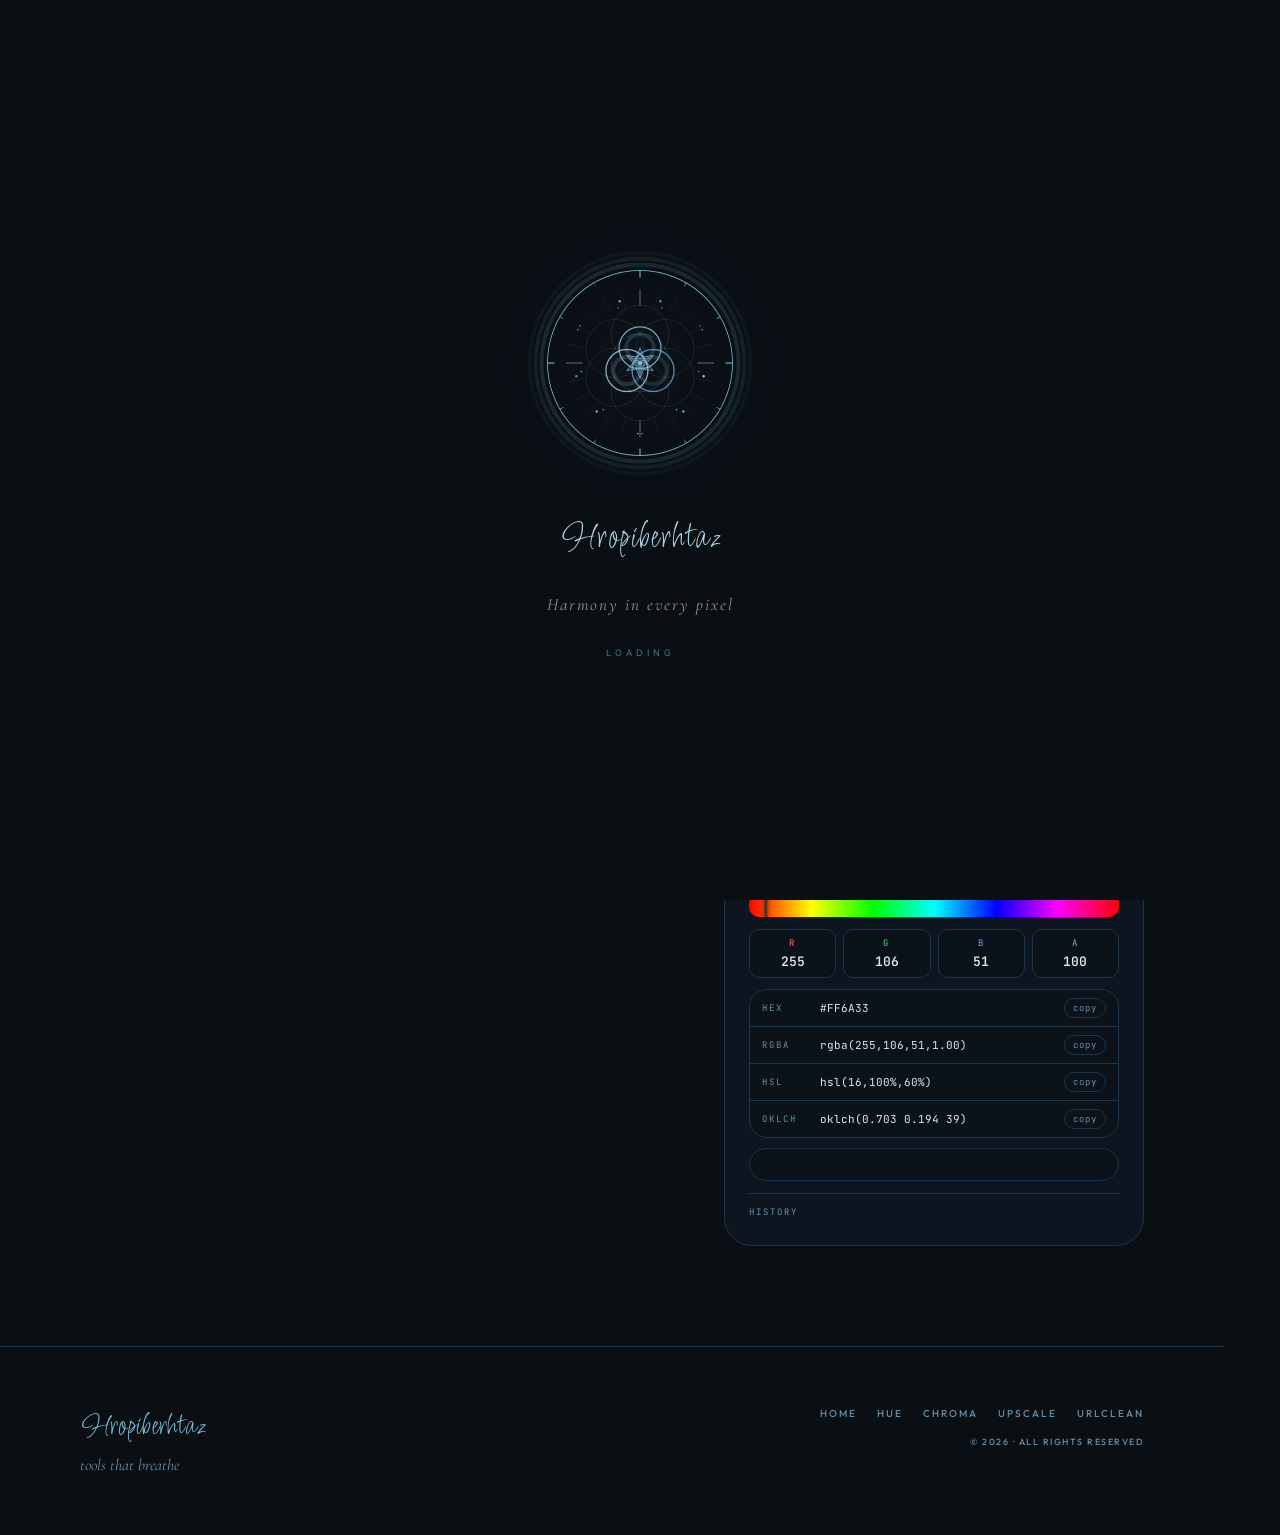
<file: colordrop.html>
<!DOCTYPE html>
<html lang="en">
<head>
<meta charset="UTF-8">
<meta name="viewport" content="width=device-width, initial-scale=1.0">
<title>ColorDrop — Hropiberhtaz</title>
<link href="https://fonts.googleapis.com/css2?family=Playfair+Display:ital,wght@0,400;0,700;0,900;1,400;1,700&family=DM+Sans:wght@300;400;500;600&family=JetBrains+Mono:wght@400;600&display=swap" rel="stylesheet">
<link rel="stylesheet" href="shared.css">
<style>
#cp-brush-canvas{position:absolute;inset:0;pointer-events:none;z-index:0;width:100%;height:100%;}
.tool-layout{position:relative;z-index:1;padding:60px 80px 100px;display:grid;grid-template-columns:1fr 420px;gap:60px;align-items:start;}
.picker-blurb{padding-top:8px;}
.goober-list{display:flex;flex-direction:column;gap:0;}
.goober-item{padding:13px 0;border-bottom:1px solid var(--border);font-size:13px;color:var(--muted);line-height:1.6;font-weight:400;display:flex;align-items:flex-start;gap:10px;opacity:0;transform:translateX(-12px);transition:opacity .5s ease,transform .5s cubic-bezier(.25,.46,.45,.94);}
.goober-item::before{content:'→';color:var(--accent);font-family:'JetBrains Mono',monospace;font-size:11px;flex-shrink:0;margin-top:2px;}
.goober-item:first-child{border-top:1px solid var(--border)}
.goober-list.staggery .goober-item{opacity:1;transform:none}
.goober-list.staggery .goober-item:nth-child(1){transition-delay:.04s}
.goober-list.staggery .goober-item:nth-child(2){transition-delay:.10s}
.goober-list.staggery .goober-item:nth-child(3){transition-delay:.16s}
.goober-list.staggery .goober-item:nth-child(4){transition-delay:.22s}
.goober-list.staggery .goober-item:nth-child(5){transition-delay:.28s}
.goober-list.staggery .goober-item:nth-child(6){transition-delay:.34s}
.goober-list.staggery .goober-item:nth-child(7){transition-delay:.40s}
.preview-band{display:flex;align-items:center;gap:14px;margin-bottom:18px;padding:14px;background:var(--card);border:1px solid var(--border);border-radius:var(--radius-md);}
.fat-swatch{width:60px;height:60px;border-radius:var(--radius-md);border:1px solid var(--border);flex-shrink:0;position:relative;overflow:hidden;}
.fat-swatch .checker-bg{position:absolute;inset:0;background-image:linear-gradient(45deg,var(--checker-dark) 25%,transparent 25%),linear-gradient(-45deg,var(--checker-dark) 25%,transparent 25%),linear-gradient(45deg,transparent 75%,var(--checker-dark) 75%),linear-gradient(-45deg,transparent 75%,var(--checker-dark) 75%);background-size:10px 10px;background-position:0 0,0 5px,5px -5px,-5px 0;}
.fat-swatch .color-fill{position:absolute;inset:0}
.color-info-block{flex:1;min-width:0;}
.hex-bignum{font-family:'JetBrains Mono',monospace;font-size:18px;font-weight:600;color:var(--text);cursor:text;transition:color .2s;letter-spacing:1px;white-space:nowrap;overflow:hidden;text-overflow:ellipsis;}
.rgba-subtitle{font-size:9px;letter-spacing:.8px;color:var(--muted);margin-top:4px;white-space:nowrap;overflow:hidden;text-overflow:ellipsis;max-width:100%;font-family:'JetBrains Mono',monospace;}
.color-formats-panel{margin-top:11px;background:var(--card);border:1px solid var(--border);border-radius:var(--radius-md);overflow:hidden;}
.cfp-row{display:flex;align-items:center;gap:10px;padding:8px 12px;border-bottom:1px solid var(--border);transition:background .15s;cursor:pointer;}
.cfp-row:last-child{border-bottom:none}
.cfp-row:hover{background:rgba(168,196,144,.04)}
.cfp-label{font-family:'JetBrains Mono',monospace;font-size:9px;letter-spacing:2px;text-transform:uppercase;color:var(--muted);min-width:48px}
.cfp-val{font-family:'JetBrains Mono',monospace;font-size:11px;color:var(--text);flex:1;overflow:hidden;text-overflow:ellipsis;white-space:nowrap}
.cfp-copy{font-size:9px;color:var(--muted);padding:3px 8px;border:1px solid var(--border);border-radius:20px;font-family:'JetBrains Mono',monospace;letter-spacing:1px;transition:all .2s;flex-shrink:0;background:none;cursor:pointer;}
.cfp-copy:hover{border-color:var(--accent);color:var(--accent)}
.color-history-strip{display:flex;gap:6px;flex-wrap:wrap;margin-top:12px;padding-top:12px;border-top:1px solid var(--border);}
.hist-label{font-size:9px;letter-spacing:2px;text-transform:uppercase;color:var(--muted);font-family:'JetBrains Mono',monospace;width:100%;margin-bottom:3px}
.hist-swatch{width:22px;height:22px;border-radius:5px;border:1px solid var(--border);cursor:pointer;transition:transform .2s cubic-bezier(.34,1.56,.64,1);flex-shrink:0;position:relative;}
.hist-swatch:hover{transform:scale(1.28) rotate(6deg)}
.hist-swatch::after{content:attr(data-hex);position:absolute;bottom:calc(100% + 5px);left:50%;transform:translateX(-50%);background:var(--hint-bg);border:1px solid var(--border);padding:3px 8px;border-radius:6px;font-family:'JetBrains Mono',monospace;font-size:9px;color:var(--text);white-space:nowrap;pointer-events:none;z-index:100;opacity:0;transition:opacity .15s;}
.hist-swatch:hover::after{opacity:1}
.nudge-btn{background:none;border:none;cursor:pointer;padding:7px;color:var(--muted);transition:color .2s;flex-shrink:0;}
.nudge-btn:hover{color:var(--accent)}
.nudge-btn.done-copying{color:var(--accent2)}
.hsv-wrap{position:relative;border-radius:var(--radius-sm);overflow:hidden;margin-bottom:12px;cursor:crosshair}
#svCanvas{width:100%;height:190px;display:block}
.sv-dot{position:absolute;width:16px;height:16px;border:2.5px solid white;border-radius:50%;transform:translate(-50%,-50%);box-shadow:0 2px 10px rgba(0,0,0,.6);pointer-events:none;}
.hue-channel-bar{position:relative;border-radius:var(--radius-sm);overflow:hidden;cursor:pointer;flex:1;height:22px}
#hueCanvas{width:100%;height:100%;display:block}
.hue-needle{position:absolute;top:50%;left:0;width:3px;height:100%;background:rgba(50,50,50,.9);transform:translate(-50%,-50%);pointer-events:none;box-shadow:0 0 4px rgba(0,0,0,.5);}
.alpha-needle{position:absolute;left:50%;top:0;width:100%;height:3px;background:rgba(50,50,50,.9);transform:translate(-50%,-50%);pointer-events:none;}
.rgba-inputzy{display:grid;grid-template-columns:repeat(4,1fr);gap:7px;margin-top:12px}
.rgba-input-box{display:flex;flex-direction:column;gap:4px;background:var(--card);border:1px solid var(--border);border-radius:var(--radius-sm);padding:7px 5px;text-align:center;}
.rgba-input-box label{font-size:9px;letter-spacing:2px;text-transform:uppercase;color:var(--muted);font-family:'JetBrains Mono',monospace}
.rgba-input-box input[type=number]{width:100%;background:none;border:none;outline:none;font-family:'JetBrains Mono',monospace;font-size:13px;font-weight:600;color:var(--text);text-align:center;-moz-appearance:textfield;cursor:text!important;}
.rgba-input-box input[type=number]::-webkit-inner-spin-button,.rgba-input-box input[type=number]::-webkit-outer-spin-button{-webkit-appearance:none}
.rgba-input-box:focus-within{border-color:var(--accent)}
.copy-rgba-btn{margin-top:10px;width:100%;font-family:'DM Sans',sans-serif;font-size:10px;letter-spacing:1.5px;text-transform:uppercase;padding:9px;border-radius:var(--radius-md);border:1px solid var(--border);background:var(--card);color:var(--muted);cursor:pointer;transition:all .2s;display:flex;align-items:center;justify-content:center;gap:8px;font-weight:700;}
.copy-rgba-btn:hover{border-color:var(--accent);color:var(--accent)}
.copy-rgba-btn.done-copying{border-color:var(--accent2);color:var(--accent2)}
#e-hue-slider{background:linear-gradient(to right,#ff0000,#ffff00,#00ff00,#00ffff,#0000ff,#ff00ff,#ff0000)}
@media(max-width:900px){.tool-layout{grid-template-columns:1fr;gap:32px}}
</style>
<style>

#nav-dots{position:fixed;right:0;top:50%;transform:translateY(-50%);z-index:800;display:flex;flex-direction:column;gap:16px;align-items:center;padding:28px 14px;background:rgba(8,14,20,0.6);backdrop-filter:blur(20px);-webkit-backdrop-filter:blur(20px);border-left:1px solid var(--accent-8);border-radius:14px 0 0 14px;}
[data-theme="light"] #nav-dots{background:rgba(255,251,238,0.82);}
.nav-dot-item{position:relative;display:flex;align-items:center;justify-content:center;cursor:pointer;text-decoration:none;}
.nav-dot-glyph{font-size:18px;color:var(--accent-35);line-height:1;transition:color .25s,transform .25s,text-shadow .25s;display:block;}
.nav-dot-item:hover .nav-dot-glyph,.nav-dot-item.active .nav-dot-glyph{color:var(--accent);transform:scale(1.4);text-shadow:var(--accent-glow-sm);}
.nav-dot-item.active .nav-dot-glyph{animation:dotPulse 2.4s ease-in-out infinite;}
@keyframes dotPulse{0%,100%{text-shadow:var(--accent-glow-sm);opacity:1;}50%{text-shadow:var(--accent-glow-xl);opacity:.75;}}
.nav-dot-label{position:absolute;right:calc(100% + 20px);top:50%;transform:translateY(-50%) translateX(6px);font-family:'Cormorant Garamond',serif;font-size:17px;font-style:italic;font-weight:400;color:var(--text);white-space:nowrap;pointer-events:none;opacity:0;transition:opacity .22s,transform .22s;letter-spacing:.02em;background:var(--card);backdrop-filter:blur(12px);padding:6px 16px;border-radius:10px;border:1px solid var(--border);box-shadow:0 4px 24px rgba(0,0,0,.28);}
.nav-dot-item:hover .nav-dot-label{opacity:1;transform:translateY(-50%) translateX(0);}
@media(max-width:900px){#nav-dots{display:none;}}
</style>
</head>
<body>
<div id="scroll-prog"></div>
<div id="scan-line"></div>
<canvas id="wobbly-bg-thingy" aria-hidden="true"></canvas>
<canvas id="floaty-dot-world" aria-hidden="true"></canvas>
<canvas id="bg-yinyang" aria-hidden="true"></canvas>
<div id="live-clock"></div>
<div id="keyboard-whisper"></div>
<div id="toasty-pop" class="toasty"></div>
<div id="file-loading-veil"><div class="veil-spinner"></div><div class="veil-msg" id="veil-msg-text">Opening…</div></div>

<div id="mobile-nav">
  <button id="mobile-nav-close" aria-label="Close navigation menu">✕</button>
  <a href="index.html">Home</a>
  <a href="colordrop.html">ColorDrop</a>
  <a href="hue.html">HUE</a>
  <a href="chroma.html">Chroma</a>
  <a href="upscale.html">UpScale</a>
  <a href="urlclean.html">URLClean</a>
</div>

<header id="main-header">
  <a href="index.html" class="brand-scribble">Hropiberhtaz</a>
  <div class="nav-cluster">
    <button id="moonbeam-toggle" aria-label="Toggle light/dark theme" title="Toggle theme"><span id="moonbeam-icon" aria-hidden="true">☀</span></button>
  </div>
  <button id="ham-toggle" aria-label="Open navigation menu" aria-expanded="false" aria-controls="mobile-nav">☰</button>
</header>

<!-- ── Right nav dots ── -->
<nav id="nav-dots" aria-label="Tool navigation">
  <a href="colordrop.html" class="nav-dot-item active" aria-label="ColorDrop">
    <span class="nav-dot-glyph">✦</span>
    <span class="nav-dot-label">ColorDrop</span>
  </a>
  <a href="hue.html" class="nav-dot-item" aria-label="HUE Editor">
    <span class="nav-dot-glyph">✦</span>
    <span class="nav-dot-label">HUE Editor</span>
  </a>
  <a href="chroma.html" class="nav-dot-item" aria-label="Chroma Recolor">
    <span class="nav-dot-glyph">✦</span>
    <span class="nav-dot-label">Chroma Recolor</span>
  </a>
  <a href="upscale.html" class="nav-dot-item" aria-label="UpScale">
    <span class="nav-dot-glyph">✦</span>
    <span class="nav-dot-label">UpScale</span>
  </a>
  <a href="urlclean.html" class="nav-dot-item" aria-label="URLClean">
    <span class="nav-dot-glyph">✦</span>
    <span class="nav-dot-label">URLClean</span>
  </a>
  <a href="colorharmonizer.html" class="nav-dot-item" aria-label="Color Harmonizer">
    <span class="nav-dot-glyph">✦</span>
    <span class="nav-dot-label">Color Harmonizer</span>
  </a>
  <a href="videochroma.html" class="nav-dot-item" aria-label="VideoChroma"><span class="nav-dot-glyph">✦</span><span class="nav-dot-label">VideoChroma</span></a>
</nav>


<div class="page-hero" style="position:relative">
  <canvas id="cp-brush-canvas"></canvas>
  <div class="page-eyebrow poppy-reveal"><span class="eyebrow-dot"></span><span class="chunk-counter-inner">✦ 01 — Pick your hue</span></div>
  <h1 class="chunk-title page-title poppy-reveal delay-sprout-1">Color<em>Drop</em></h1>
  <p class="page-blurb poppy-reveal delay-sprout-2">A precision color picker with full HSV control, alpha transparency, live HEX/RGBA output and one-click clipboard copy. Every interaction is tactile.</p>
  <div class="feature-tags poppy-reveal delay-sprout-3">
    <span class="ftag hot">HSV Canvas</span><span class="ftag hot">Alpha Control</span>
    <span class="ftag">HEX</span><span class="ftag">RGBA</span><span class="ftag hot">HSL Output</span>
    <span class="ftag hot">OKLCH Output</span><span class="ftag hot">Color History</span>
  </div>
</div>

<div class="tool-layout">
  <div class="picker-blurb poppy-left">
    <div class="goober-list" id="feature-list-1">
      <div class="goober-item">HSV canvas with smooth gradient — drag to paint the perfect hue</div>
      <div class="goober-item">Vertical alpha slider — full transparency control at your fingertips</div>
      <div class="goober-item">Horizontal hue bar — sweep through the full spectrum in one gesture</div>
      <div class="goober-item">Click the hex code to type any color directly</div>
      <div class="goober-item">Copy HEX, RGBA, HSL or OKLCH to clipboard instantly</div>
      <div class="goober-item">Live color history — click any past swatch to restore it</div>
      <div class="goober-item">All modern color format outputs in one place</div>
    </div>
  </div>
  <div class="squishy-card poppy-right delay-sprout-2">
    <div class="preview-band">
      <div class="fat-swatch"><div class="checker-bg"></div><div class="color-fill" id="swatchFill"></div></div>
      <div class="color-info-block">
        <div class="hex-bignum" id="hexDisplay" title="Click to edit">#FF6633</div>
        <div class="rgba-subtitle" id="rgbaDisplay">rgba(255,102,51,1.00)</div>
      </div>
      <button class="nudge-btn" id="copyBtn" aria-label="Copy HEX color value" title="Copy HEX">
        <svg width="16" height="16" viewBox="0 0 24 24" fill="none" stroke="currentColor" stroke-width="2" stroke-linecap="round" stroke-linejoin="round"><rect x="9" y="9" width="13" height="13" rx="2"/><path d="M5 15H4a2 2 0 0 1-2-2V4a2 2 0 0 1 2-2h9a2 2 0 0 1 2 2v1"/></svg>
      </button>
    </div>
    <div style="display:flex;gap:9px;margin-bottom:11px">
      <div class="hsv-wrap" id="svWrap" style="flex:1;position:relative">
        <canvas id="svCanvas" width="340" height="190"></canvas>
        <div class="sv-dot" id="svCursor" style="left:100%;top:0%"></div>
      </div>
      <div style="display:flex;flex-direction:column;position:relative;width:24px;border-radius:var(--radius-sm);overflow:hidden;cursor:pointer" id="alphaWrap">
        <canvas id="alphaCanvas" width="24" height="190" style="width:100%;height:190px;display:block"></canvas>
        <div class="alpha-needle" id="alphaIndicator" style="top:0%"></div>
      </div>
    </div>
    <div class="hue-channel-bar" id="hueWrap" style="position:relative;height:24px;border-radius:var(--radius-sm);overflow:hidden;cursor:pointer;margin-bottom:12px">
      <canvas id="hueCanvas" width="340" height="24" style="width:100%;height:100%;display:block"></canvas>
      <div class="hue-needle" id="hueIndicator" style="left:0%"></div>
    </div>
    <div class="rgba-inputzy">
      <div class="rgba-input-box"><label style="color:#f87171">R</label><input type="number" id="inR" min="0" max="255" value="255"></div>
      <div class="rgba-input-box"><label style="color:#4ade80">G</label><input type="number" id="inG" min="0" max="255" value="102"></div>
      <div class="rgba-input-box"><label style="color:#60a5fa">B</label><input type="number" id="inB" min="0" max="255" value="51"></div>
      <div class="rgba-input-box"><label style="color:#c084fc">A</label><input type="number" id="inA" min="0" max="100" value="100"></div>
    </div>
    <div class="color-formats-panel" id="color-formats-panel">
      <div class="cfp-row" onclick="copyColorFmt('hex')"><span class="cfp-label">HEX</span><span class="cfp-val" id="cfp-hex">#FF6633</span><button class="cfp-copy" aria-label="Copy this color format">copy</button></div>
      <div class="cfp-row" onclick="copyColorFmt('rgba')"><span class="cfp-label">RGBA</span><span class="cfp-val" id="cfp-rgba">rgba(255,102,51,1)</span><button class="cfp-copy" aria-label="Copy this color format">copy</button></div>
      <div class="cfp-row" onclick="copyColorFmt('hsl')"><span class="cfp-label">HSL</span><span class="cfp-val" id="cfp-hsl">hsl(15,100%,60%)</span><button class="cfp-copy" aria-label="Copy this color format">copy</button></div>
      <div class="cfp-row" onclick="copyColorFmt('oklch')"><span class="cfp-label">OKLCH</span><span class="cfp-val" id="cfp-oklch">oklch(0.68 0.2 45)</span><button class="cfp-copy" aria-label="Copy this color format">copy</button></div>
    </div>
    <button class="copy-rgba-btn" id="rgbaCopyBtn" aria-label="Copy RGBA color value">
      <svg width="12" height="12" viewBox="0 0 24 24" fill="none" stroke="currentColor" stroke-width="2" stroke-linecap="round" stroke-linejoin="round"><rect x="9" y="9" width="13" height="13" rx="2"/><path d="M5 15H4a2 2 0 0 1-2-2V4a2 2 0 0 1 2-2h9a2 2 0 0 1 2 2v1"/></svg>
      Copy rgba(…)
    </button>
    <div class="color-history-strip" id="color-history-strip"><div class="hist-label">History</div></div>
  </div>
</div>

<footer class="footer-meadow">
  <div>
    <div class="footer-brand">Hropiberhtaz</div>
    <div class="footer-tagline">tools that breathe</div>
  </div>
  <div class="footer-right">
    <div class="footer-links">
      <a href="index.html" class="footer-link">Home</a>
      <a href="hue.html" class="footer-link">HUE</a>
      <a href="chroma.html" class="footer-link">Chroma</a>
      <a href="upscale.html" class="footer-link">UpScale</a>
      <a href="urlclean.html" class="footer-link">URLClean</a>
    </div>
    <div class="footer-small">© 2026 · All rights reserved</div>
  </div>
</footer>

<button id="lofi-leaf" aria-label="Toggle lo-fi background music" aria-pressed="false">
  <div class="soundbars"><div class="soundbar"></div><div class="soundbar"></div><div class="soundbar"></div><div class="soundbar"></div></div>
  <span id="audio-label">lo-fi</span>
</button>

<script src="shared.js"></script>
<script>
(function(){document.querySelectorAll('.goober-list').forEach(fl=>{const io=new IntersectionObserver(entries=>{entries.forEach(e=>{fl.classList.toggle('staggery',e.isIntersecting);});},{threshold:.2});io.observe(fl);});})();
(function(){
  const section=document.querySelector('.page-hero'),canvas=document.getElementById('cp-brush-canvas');if(!canvas)return;
  const ctx=canvas.getContext('2d');const CELL=50,RADIUS=3,DECAY=0.05;
  let W,H,cols,rows,cells=new Map();
  function doResize(){W=canvas.width=section.offsetWidth;H=canvas.height=section.offsetHeight;cols=Math.ceil(W/CELL)+1;rows=Math.ceil(H/CELL)+1;}
  window.addEventListener('resize',doResize);doResize();
  let mx=-9999,my=-9999;
  section.addEventListener('mousemove',e=>{const r=section.getBoundingClientRect();mx=e.clientX-r.left;my=e.clientY-r.top+section.scrollTop;},{passive:true});
  section.addEventListener('mouseleave',()=>{mx=-9999;my=-9999;});
  function glowCells(pmx,pmy){const cx=Math.floor(pmx/CELL),cy=Math.floor(pmy/CELL);for(let dy=-RADIUS;dy<=RADIUS;dy++){for(let dx=-RADIUS;dx<=RADIUS;dx++){const col=cx+dx,row=cy+dy;if(col<0||row<0||col>=cols||row>=rows)continue;const dist=Math.sqrt(dx*dx+dy*dy),b=Math.max(0,1-dist/(RADIUS+.5)),key=col+','+row;if(b>(cells.get(key)||0))cells.set(key,b);}}}
  function drawCells(){ctx.clearRect(0,0,W,H);const isLight=document.documentElement.getAttribute('data-theme')==='light';const toDelete=[];cells.forEach((brightness,key)=>{const next=brightness-DECAY;if(next<=.005){toDelete.push(key);return;}cells.set(key,next);const [col,row]=key.split(',').map(Number),x=col*CELL,y=row*CELL;const alpha=next*(isLight?.17:.11),borderAlpha=next*(isLight?.5:.4);ctx.fillStyle=`rgba(168,196,144,${alpha})`;ctx.beginPath();ctx.roundRect(x+1,y+1,CELL-2,CELL-2,5);ctx.fill();ctx.strokeStyle=`rgba(168,196,144,${borderAlpha})`;ctx.lineWidth=1;ctx.beginPath();ctx.roundRect(x+.5,y+.5,CELL-1,CELL-1,5);ctx.stroke();});toDelete.forEach(k=>cells.delete(k));}
  function loopBrush(){glowCells(mx,my);drawCells();requestAnimationFrame(loopBrush);}loopBrush();
})();
(function(){
  let hue=0.045,sat=0.8,val=1,alpha=1;
  let draggingSV=false,draggingHue=false,draggingAlpha=false;
  const svCanvas=document.getElementById('svCanvas'),svWrap=document.getElementById('svWrap'),svCursor=document.getElementById('svCursor');
  const hueWrap=document.getElementById('hueWrap'),hueCanvas=document.getElementById('hueCanvas'),hueInd=document.getElementById('hueIndicator');
  const alphaWrap=document.getElementById('alphaWrap'),alphaCanvas=document.getElementById('alphaCanvas'),alphaInd=document.getElementById('alphaIndicator');
  const swatchFill=document.getElementById('swatchFill'),hexDisplay=document.getElementById('hexDisplay'),rgbaDisplay=document.getElementById('rgbaDisplay'),copyBtn=document.getElementById('copyBtn');
  const colorHistory=[];const MAX_HIST=16;
  function hsvToRgb(h,s,v){let r,g,b;const i=Math.floor(h*6),f=h*6-i,p=v*(1-s),q=v*(1-f*s),t=v*(1-(1-f)*s);switch(i%6){case 0:r=v;g=t;b=p;break;case 1:r=q;g=v;b=p;break;case 2:r=p;g=v;b=t;break;case 3:r=p;g=q;b=v;break;case 4:r=t;g=p;b=v;break;case 5:r=v;g=p;b=q;break;}return{r:Math.round(r*255),g:Math.round(g*255),b:Math.round(b*255)};}
  function toHex(n){return n.toString(16).padStart(2,'0')}
  function rgbToHex(r,g,b){return'#'+toHex(r)+toHex(g)+toHex(b)}
  function hexToRgb(hex){const r=/^#?([a-f\d]{2})([a-f\d]{2})([a-f\d]{2})$/i.exec(hex);return r?{r:parseInt(r[1],16),g:parseInt(r[2],16),b:parseInt(r[3],16)}:null;}
  function rgbToHsv(r,g,b){r/=255;g/=255;b/=255;const max=Math.max(r,g,b),min=Math.min(r,g,b),d=max-min;let h=0,s=max===0?0:d/max,v=max;if(d!==0){if(max===r)h=((g-b)/d+(g<b?6:0))/6;else if(max===g)h=((b-r)/d+2)/6;else h=((r-g)/d+4)/6;}return{h,s,v};}
  function rgbToHsl(r,g,b){r/=255;g/=255;b/=255;const max=Math.max(r,g,b),min=Math.min(r,g,b);let h=0,s=0,l=(max+min)/2;if(max!==min){const d=max-min;s=l>.5?d/(2-max-min):d/(max+min);if(max===r)h=((g-b)/d+(g<b?6:0))/6;else if(max===g)h=((b-r)/d+2)/6;else h=((r-g)/d+4)/6;}return{h:Math.round(h*360),s:Math.round(s*100),l:Math.round(l*100)};}
  function rgbToOklch(r,g,b){r/=255;g/=255;b/=255;const R=r>0.04045?Math.pow((r+0.055)/1.055,2.4):r/12.92,G=g>0.04045?Math.pow((g+0.055)/1.055,2.4):g/12.92,B=b>0.04045?Math.pow((b+0.055)/1.055,2.4):b/12.92;const l=Math.cbrt(0.4122214*R+0.5363325*G+0.0514459*B),m=Math.cbrt(0.2119035*R+0.6806995*G+0.1073970*B),s=Math.cbrt(0.0883024*R+0.2817188*G+0.6299787*B);const L=0.2104542*l+0.7936178*m-0.0040720*s,a=1.9779985*l-2.4285922*m+0.4505937*s,bv=0.0259040*l+0.7827718*m-0.8086757*s;const C=Math.sqrt(a*a+bv*bv);let H=Math.atan2(bv,a)*180/Math.PI;if(H<0)H+=360;return{L:L.toFixed(3),C:C.toFixed(3),H:Math.round(H)};}
  function drawSV(){const ctx=svCanvas.getContext('2d'),w=svCanvas.width,h=svCanvas.height,base=hsvToRgb(hue,1,1);const gH=ctx.createLinearGradient(0,0,w,0);gH.addColorStop(0,'white');gH.addColorStop(1,`rgb(${base.r},${base.g},${base.b})`);ctx.fillStyle=gH;ctx.fillRect(0,0,w,h);const gV=ctx.createLinearGradient(0,0,0,h);gV.addColorStop(0,'rgba(0,0,0,0)');gV.addColorStop(1,'rgba(0,0,0,1)');ctx.fillStyle=gV;ctx.fillRect(0,0,w,h);}
  function drawHue(){const ctx=hueCanvas.getContext('2d'),w=hueCanvas.width,h=hueCanvas.height;for(let i=0;i<w;i++){const rgb=hsvToRgb(i/w,1,1);ctx.fillStyle=`rgb(${rgb.r},${rgb.g},${rgb.b})`;ctx.fillRect(i,0,1,h);}}
  function drawAlpha(){const ctx=alphaCanvas.getContext('2d'),w=alphaCanvas.width,h=alphaCanvas.height,cs=5;for(let y=0;y<h;y+=cs)for(let x=0;x<w;x+=cs){ctx.fillStyle=((x/cs+y/cs)%2===0)?'#fff':'#ccc';ctx.fillRect(x,y,cs,cs);}const rgb=hsvToRgb(hue,sat,val);const g=ctx.createLinearGradient(0,0,0,h);g.addColorStop(0,`rgba(${rgb.r},${rgb.g},${rgb.b},1)`);g.addColorStop(1,`rgba(${rgb.r},${rgb.g},${rgb.b},0)`);ctx.fillStyle=g;ctx.fillRect(0,0,w,h);}
  function updateColorFormats(rgb){const hex=rgbToHex(rgb.r,rgb.g,rgb.b),hsl=rgbToHsl(rgb.r,rgb.g,rgb.b),oklch=rgbToOklch(rgb.r,rgb.g,rgb.b);const e1=document.getElementById('cfp-hex'),e2=document.getElementById('cfp-rgba'),e3=document.getElementById('cfp-hsl'),e4=document.getElementById('cfp-oklch');if(e1)e1.textContent=hex.toUpperCase();if(e2)e2.textContent=`rgba(${rgb.r},${rgb.g},${rgb.b},${alpha.toFixed(2)})`;if(e3)e3.textContent=`hsl(${hsl.h},${hsl.s}%,${hsl.l}%)`;if(e4)e4.textContent=`oklch(${oklch.L} ${oklch.C} ${oklch.H})`;}
  function updateUI(){const rgb=hsvToRgb(hue,sat,val),hex=rgbToHex(rgb.r,rgb.g,rgb.b);swatchFill.style.background=`rgba(${rgb.r},${rgb.g},${rgb.b},${alpha})`;hexDisplay.textContent=alpha===1?hex.toUpperCase():`rgba(${rgb.r},${rgb.g},${rgb.b},${alpha.toFixed(2)})`;rgbaDisplay.textContent=`rgba(${rgb.r},${rgb.g},${rgb.b},${alpha.toFixed(2)})`;document.getElementById('inR').value=rgb.r;document.getElementById('inG').value=rgb.g;document.getElementById('inB').value=rgb.b;document.getElementById('inA').value=Math.round(alpha*100);svCursor.style.left=(sat*100)+'%';svCursor.style.top=((1-val)*100)+'%';hueInd.style.left=(hue*100)+'%';alphaInd.style.top=((1-alpha)*100)+'%';drawAlpha();updateColorFormats(rgb);}
  function addToHistory(hex){if(colorHistory.includes(hex))return;colorHistory.unshift(hex);if(colorHistory.length>MAX_HIST)colorHistory.pop();renderHistory();}
  function renderHistory(){const strip=document.getElementById('color-history-strip');if(!strip)return;strip.innerHTML='<div class="hist-label">History</div>';colorHistory.forEach(h=>{const sw=document.createElement('div');sw.className='hist-swatch';sw.style.background=h;sw.dataset.hex=h;sw.title=h;sw.addEventListener('click',()=>{const rgb=hexToRgb(h);if(rgb){const hsv=rgbToHsv(rgb.r,rgb.g,rgb.b);hue=hsv.h;sat=hsv.s;val=hsv.v;drawSV();updateUI();}});strip.appendChild(sw);});}
  window.copyColorFmt=function(fmt){const rgb=hsvToRgb(hue,sat,val),hex=rgbToHex(rgb.r,rgb.g,rgb.b),hsl=rgbToHsl(rgb.r,rgb.g,rgb.b),oklch=rgbToOklch(rgb.r,rgb.g,rgb.b);let text='';if(fmt==='hex')text=hex.toUpperCase();else if(fmt==='rgba')text=`rgba(${rgb.r},${rgb.g},${rgb.b},${alpha.toFixed(2)})`;else if(fmt==='hsl')text=`hsl(${hsl.h},${hsl.s}%,${hsl.l}%)`;else if(fmt==='oklch')text=`oklch(${oklch.L} ${oklch.C} ${oklch.H})`;navigator.clipboard.writeText(text).then(()=>showToast('Copied '+text));};
  function getSVPos(e,el){const r=el.getBoundingClientRect();return{x:Math.max(0,Math.min(1,(e.clientX-r.left)/r.width)),y:Math.max(0,Math.min(1,(e.clientY-r.top)/r.height))};}
  svWrap.addEventListener('mousedown',e=>{draggingSV=true;const{x,y}=getSVPos(e,svWrap);sat=x;val=1-y;updateUI();});
  hueWrap.addEventListener('mousedown',e=>{draggingHue=true;const r=hueWrap.getBoundingClientRect();hue=Math.max(0,Math.min(1,(e.clientX-r.left)/r.width));drawSV();updateUI();});
  alphaWrap.addEventListener('mousedown',e=>{draggingAlpha=true;const r=alphaWrap.getBoundingClientRect();alpha=Math.max(0,Math.min(1,1-(e.clientY-r.top)/r.height));updateUI();});
  document.addEventListener('mousemove',e=>{if(draggingSV){const{x,y}=getSVPos(e,svWrap);sat=x;val=1-y;updateUI();}if(draggingHue){const r=hueWrap.getBoundingClientRect();hue=Math.max(0,Math.min(1,(e.clientX-r.left)/r.width));drawSV();updateUI();}if(draggingAlpha){const r=alphaWrap.getBoundingClientRect();alpha=Math.max(0,Math.min(1,1-(e.clientY-r.top)/r.height));updateUI();}});
  document.addEventListener('mouseup',()=>{if(draggingSV||draggingHue||draggingAlpha){const rgb=hsvToRgb(hue,sat,val);addToHistory(rgbToHex(rgb.r,rgb.g,rgb.b));}draggingSV=false;draggingHue=false;draggingAlpha=false;});
  function touchToMouse(e,handler){if(e.touches.length){const t=e.touches[0];handler({clientX:t.clientX,clientY:t.clientY});}e.preventDefault();}
  svWrap.addEventListener('touchstart',e=>touchToMouse(e,e2=>svWrap.dispatchEvent(new MouseEvent('mousedown',e2))),{passive:false});
  svWrap.addEventListener('touchmove',e=>touchToMouse(e,e2=>document.dispatchEvent(new MouseEvent('mousemove',e2))),{passive:false});
  hueWrap.addEventListener('touchstart',e=>touchToMouse(e,e2=>hueWrap.dispatchEvent(new MouseEvent('mousedown',e2))),{passive:false});
  hueWrap.addEventListener('touchmove',e=>touchToMouse(e,e2=>document.dispatchEvent(new MouseEvent('mousemove',e2))),{passive:false});
  hexDisplay.addEventListener('click',()=>{const rgb=hsvToRgb(hue,sat,val),currentHex=rgbToHex(rgb.r,rgb.g,rgb.b);const input=document.createElement('input');input.type='text';input.value=currentHex.toUpperCase();Object.assign(input.style,{fontFamily:'JetBrains Mono,monospace',fontSize:'16px',fontWeight:'600',color:'var(--text)',background:'var(--card)',border:'1px solid var(--accent)',borderRadius:'8px',padding:'2px 8px',outline:'none',width:'140px',letterSpacing:'1px'});hexDisplay.replaceWith(input);input.select();function commit(){const hex=input.value.trim(),rgb=hexToRgb(hex);if(rgb){const hsv=rgbToHsv(rgb.r,rgb.g,rgb.b);hue=hsv.h;sat=hsv.s;val=hsv.v;drawSV();}input.replaceWith(hexDisplay);updateUI();}input.addEventListener('blur',commit);input.addEventListener('keydown',e=>{if(e.key==='Enter')commit();if(e.key==='Escape')input.replaceWith(hexDisplay);});});
  copyBtn.addEventListener('click',()=>{const rgb=hsvToRgb(hue,sat,val),text=rgbToHex(rgb.r,rgb.g,rgb.b).toUpperCase();navigator.clipboard.writeText(text).then(()=>{addToHistory(text);copyBtn.classList.add('done-copying');showToast('Copied '+text);setTimeout(()=>copyBtn.classList.remove('done-copying'),2000);});});
  function applyRgbaInputs(){const r=Math.max(0,Math.min(255,parseInt(document.getElementById('inR').value)||0)),g=Math.max(0,Math.min(255,parseInt(document.getElementById('inG').value)||0)),b=Math.max(0,Math.min(255,parseInt(document.getElementById('inB').value)||0)),a=Math.max(0,Math.min(100,parseInt(document.getElementById('inA').value)||0));const hsv=rgbToHsv(r,g,b);hue=hsv.h;sat=hsv.s;val=hsv.v;alpha=a/100;drawSV();updateUI();}
  ['inR','inG','inB','inA'].forEach(id=>{const el=document.getElementById(id);if(!el)return;el.addEventListener('input',applyRgbaInputs);el.addEventListener('change',applyRgbaInputs);});
  const rgbaCopyBtn=document.getElementById('rgbaCopyBtn');
  if(rgbaCopyBtn){rgbaCopyBtn.addEventListener('click',()=>{const rgb=hsvToRgb(hue,sat,val),text=`rgba(${rgb.r},${rgb.g},${rgb.b},${alpha.toFixed(2)})`;navigator.clipboard.writeText(text).then(()=>{rgbaCopyBtn.textContent='✓ Copied!';rgbaCopyBtn.classList.add('done-copying');showToast('Copied '+text);setTimeout(()=>{rgbaCopyBtn.innerHTML='<svg width="12" height="12" viewBox="0 0 24 24" fill="none" stroke="currentColor" stroke-width="2" stroke-linecap="round" stroke-linejoin="round"><rect x="9" y="9" width="13" height="13" rx="2"/><path d="M5 15H4a2 2 0 0 1-2-2V4a2 2 0 0 1 2-2h9a2 2 0 0 1 2 2v1"/></svg> Copy rgba(…)';rgbaCopyBtn.classList.remove('done-copying');},2000);});});}
  drawHue();drawSV();updateUI();
})();
</script>
</body>
</html>
</file>
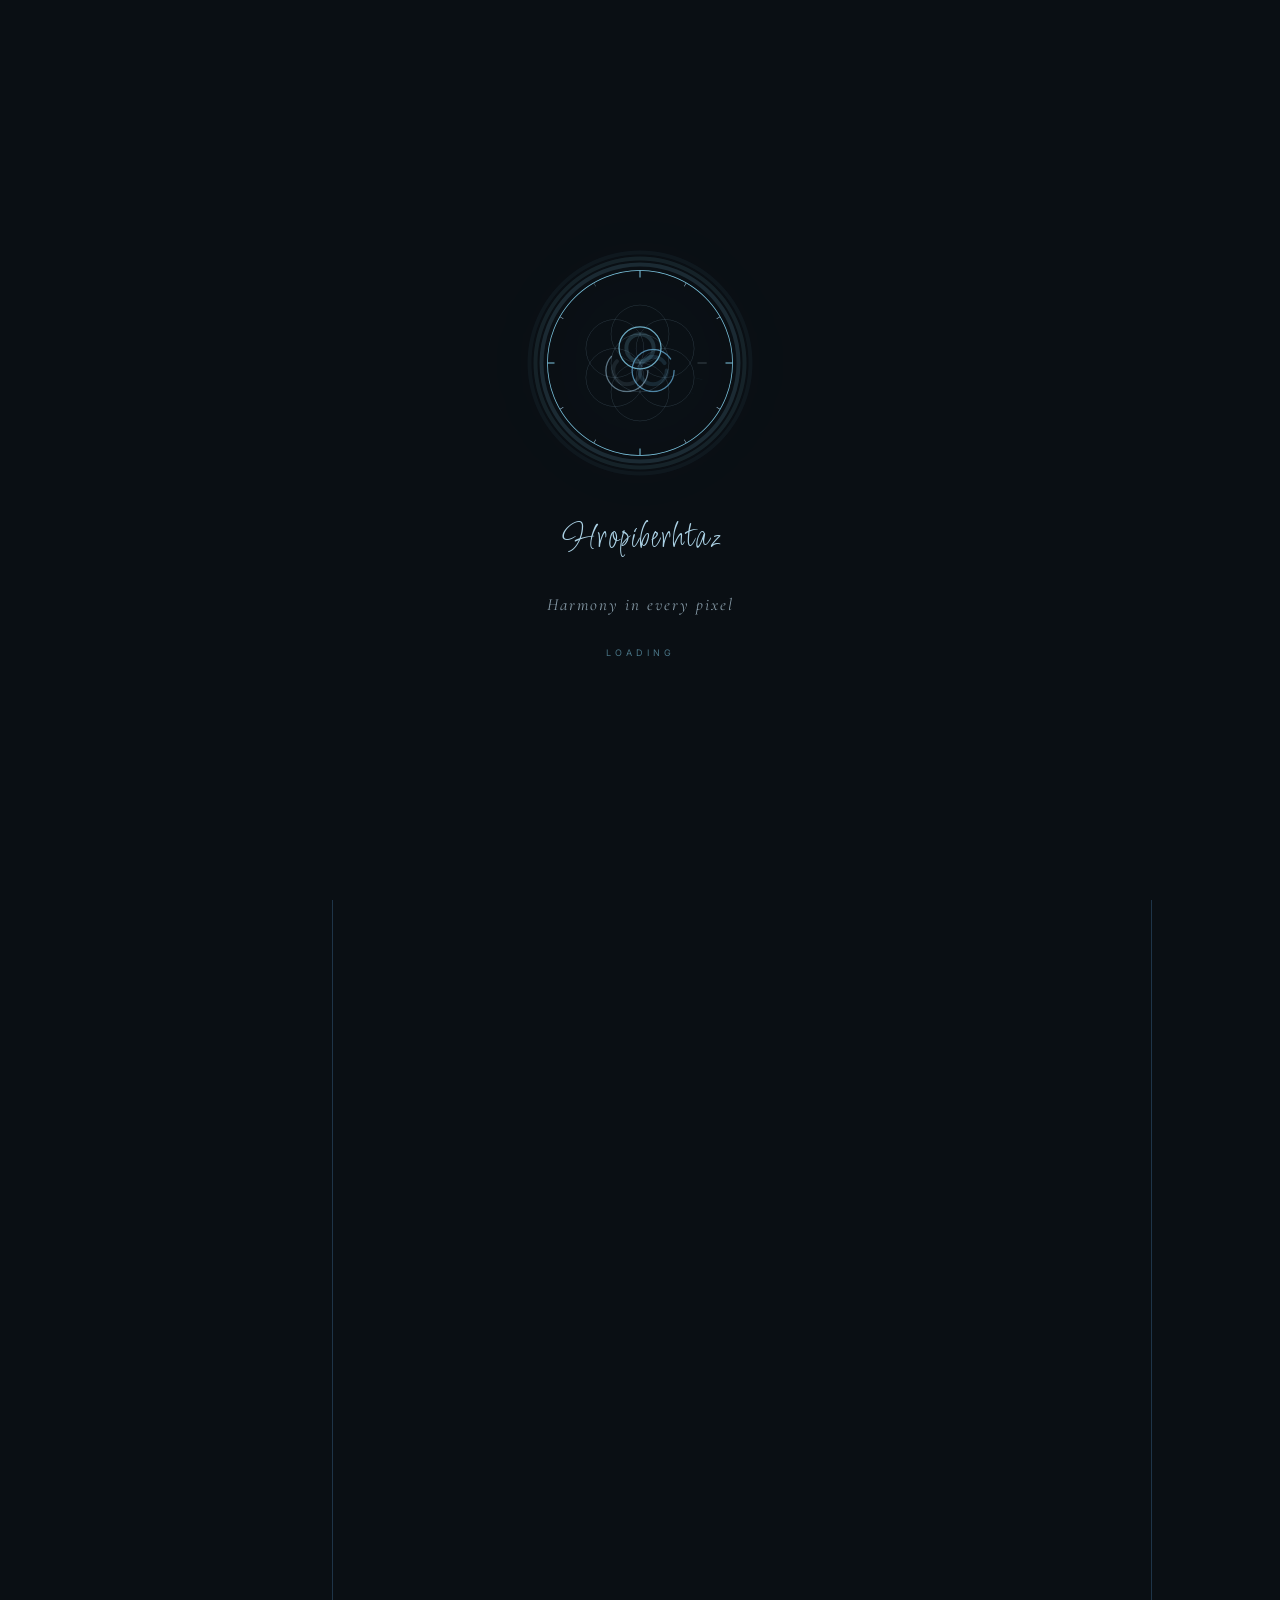
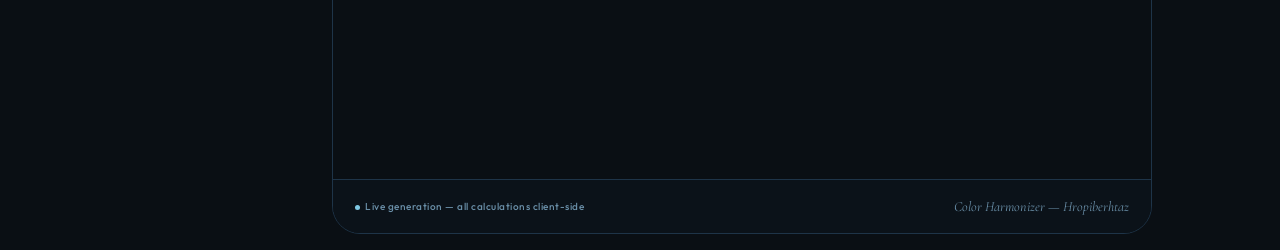
<file: colorharmonizer.html>
<!DOCTYPE html>
<html lang="en">
<head>
<meta charset="UTF-8">
<meta name="viewport" content="width=device-width, initial-scale=1.0">
<meta name="description" content="Hropiberhtaz Color Harmonizer — generate, explore and export precision color harmonies with theory-backed rules.">
<title>Color Harmonizer — Hropiberhtaz</title>
<link rel="preconnect" href="https://fonts.googleapis.com">
<link rel="preconnect" href="https://fonts.gstatic.com" crossorigin>
<link href="https://fonts.googleapis.com/css2?family=Cormorant+Garamond:ital,wght@0,300;0,400;0,500;0,600;1,300;1,400;1,500;1,600&family=Outfit:wght@300;400;500;600;700&family=JetBrains+Mono:wght@400;500;600&family=Licorice&display=swap" rel="stylesheet">
<link rel="stylesheet" href="shared.css">
<style>

body { font-family: 'Outfit', sans-serif; }

.ch-layout {
  position: relative;
  z-index: 1;
  display: grid;
  grid-template-columns: 300px 1fr;
  gap: 16px;
  min-height: calc(100vh - 64px);
  margin-top: 64px;
  padding: 16px 72px 16px 16px;
  box-sizing: border-box;
  align-items: start;
}

.ch-panel {
  background: var(--card);
  border: 1px solid var(--border);
  border-radius: var(--radius-lg);
  padding: 24px 22px 110px;
  display: flex;
  flex-direction: column;
  gap: 24px;
  overflow-y: auto;
  max-height: calc(100vh - 64px - 32px - 90px);
  position: sticky;
  top: calc(64px + 16px);
  scrollbar-width: thin;
  scrollbar-color: var(--accent-25) transparent;
}
.ch-panel::-webkit-scrollbar { width: 4px; }
.ch-panel::-webkit-scrollbar-track { background: transparent; }
.ch-panel::-webkit-scrollbar-thumb { background: var(--accent-25); border-radius: 4px; }

.ch-panel-section {
  display: flex;
  flex-direction: column;
  gap: 12px;
}

.ch-section-label {
  font-family: 'Outfit', sans-serif;
  font-size: 11px;
  letter-spacing: 2.5px;
  text-transform: uppercase;
  color: var(--muted);
  font-weight: 600;
  padding-bottom: 8px;
  border-bottom: 1px solid var(--border);
}

.ch-wheel-wrap {
  display: flex;
  flex-direction: column;
  align-items: center;
  gap: 14px;
}

.ch-wheel-container {
  position: relative;
  width: 200px;
  height: 200px;
  cursor: crosshair;
  flex-shrink: 0;
}

#ch-wheel-canvas {
  position: absolute;
  top: 0; left: 0;
  width: 200px;
  height: 200px;
  border-radius: 50%;
  display: block;
  box-shadow: 0 0 0 1px var(--border), 0 8px 32px rgba(0,0,0,.4);
}

.ch-wheel-crosshair {
  position: absolute;
  width: 12px;
  height: 12px;
  border-radius: 50%;
  border: 2px solid #fff;
  box-shadow: 0 0 0 1px rgba(0,0,0,.5), 0 2px 6px rgba(0,0,0,.35);
  pointer-events: none;
  transform: translate(-50%, -50%);
}

.ch-brightness-row {
  display: flex;
  align-items: center;
  gap: 10px;
  width: 100%;
}

.ch-brightness-label {
  font-family: 'Outfit', sans-serif;
  font-size: 9px;
  font-weight: 600;
  color: var(--muted);
  letter-spacing: 1px;
  min-width: 12px;
  text-transform: uppercase;
}

.ch-hsl-inputs {
  display: grid;
  grid-template-columns: 1fr 1fr 1fr;
  gap: 6px;
}

.ch-hsl-field {
  display: flex;
  flex-direction: column;
  gap: 5px;
}

.ch-hsl-field label {
  font-family: 'Outfit', sans-serif;
  font-size: 11px;
  font-weight: 600;
  color: var(--muted);
  letter-spacing: 1.5px;
  text-transform: uppercase;
}

.ch-hsl-field input[type="number"] {
  background: var(--surface);
  border: 1px solid var(--border);
  border-radius: var(--radius-xs);
  color: var(--text);
  font-family: 'JetBrains Mono', monospace;
  font-size: 13px;
  font-weight: 500;
  padding: 7px 8px;
  width: 100%;
  outline: none;
  transition: border-color .2s;
}

.ch-hsl-field input[type="number"]:focus { border-color: var(--accent); }

.ch-hex-row {
  display: flex;
  align-items: center;
  gap: 8px;
}

.ch-hex-input {
  flex: 1;
  background: var(--surface);
  border: 1px solid var(--border);
  border-radius: var(--radius-xs);
  color: var(--text);
  font-family: 'JetBrains Mono', monospace;
  font-size: 14px;
  font-weight: 500;
  padding: 9px 12px;
  outline: none;
  transition: border-color .2s;
  text-transform: uppercase;
  letter-spacing: .08em;
}

.ch-hex-input:focus { border-color: var(--accent); }

.ch-color-preview-swatch {
  width: 36px;
  height: 36px;
  border-radius: var(--radius-xs);
  border: 1px solid var(--border);
  flex-shrink: 0;
  cursor: pointer;
  position: relative;
  overflow: hidden;
  transition: transform .2s;
}

.ch-color-preview-swatch:hover { transform: scale(1.08); }
.ch-color-preview-swatch::after {
  content: '';
  position: absolute;
  inset: 0;
  background: linear-gradient(135deg, transparent 40%, rgba(255,255,255,.1) 100%);
}

.ch-modes-grid {
  display: grid;
  grid-template-columns: 1fr 1fr;
  gap: 5px;
}

.ch-mode-pill {
  background: var(--surface);
  border: 1px solid var(--border);
  border-radius: var(--radius-sm);
  color: var(--muted);
  font-family: 'Cormorant Garamond', serif;
  font-size: 13px;
  font-style: italic;
  font-weight: 500;
  padding: 7px 8px;
  cursor: pointer;
  transition: all .2s ease;
  text-align: center;
  letter-spacing: .02em;
}

.ch-mode-pill:hover { border-color: var(--accent); color: var(--text); }
.ch-mode-pill.active {
  background: rgba(126,200,227,.08);
  border-color: var(--accent);
  color: var(--accent);
}

.ch-slider-group { display: flex; flex-direction: column; gap: 14px; }

.ch-slider-row { display: flex; flex-direction: column; gap: 6px; }

.ch-slider-header {
  display: flex;
  justify-content: space-between;
  align-items: center;
}

.ch-slider-name {
  font-family: 'Outfit', sans-serif;
  font-size: 11px;
  font-weight: 600;
  color: var(--muted);
  letter-spacing: 1.5px;
  text-transform: uppercase;
}

.ch-slider-val {
  font-family: 'JetBrains Mono', monospace;
  font-size: 11px;
  font-weight: 500;
  color: var(--accent);
}

.ch-presets-row { display: flex; flex-wrap: wrap; gap: 5px; }

.ch-preset-chip {
  background: var(--surface);
  border: 1px solid var(--border);
  border-radius: var(--radius-xl);
  color: var(--muted);
  font-family: 'Cormorant Garamond', serif;
  font-size: 12px;
  font-style: italic;
  padding: 4px 12px;
  cursor: pointer;
  transition: all .2s;
}

.ch-preset-chip:hover { border-color: var(--accent); color: var(--accent); }

.ch-panel-actions { display: flex; flex-direction: column; gap: 7px; }

.ch-action-btn {
  background: var(--surface);
  border: 1px solid var(--border);
  border-radius: var(--radius-sm);
  color: var(--text);
  font-family: 'Cormorant Garamond', serif;
  font-size: 14px;
  font-style: italic;
  font-weight: 500;
  padding: 10px 14px;
  cursor: pointer;
  transition: all .2s cubic-bezier(.34,1.56,.64,1);
  display: flex;
  align-items: center;
  gap: 8px;
  letter-spacing: .02em;
}

.ch-action-btn:hover { border-color: var(--accent); transform: translateY(-1px); }

.ch-action-btn.primary {
  background: var(--accent);
  border-color: var(--accent);
  color: #0a0f14;
  font-style: normal;
  font-weight: 600;
}

.ch-action-btn.primary:hover {
  box-shadow: 0 6px 24px rgba(126,200,227,.25);
}

[data-theme="light"] .ch-action-btn.primary { color: #fff; }

.ch-shortcuts-row { display: flex; flex-wrap: wrap; gap: 6px; align-items: center; }

.ch-kbd {
  background: var(--surface);
  border: 1px solid var(--border);
  border-radius: 4px;
  font-family: 'JetBrains Mono', monospace;
  font-size: 9px;
  font-weight: 600;
  color: var(--muted);
  padding: 3px 7px;
}

.ch-kbd + span {
  font-family: 'Outfit', sans-serif;
  font-size: 9px;
  color: var(--muted);
  letter-spacing: .5px;
}

.ch-toggle-row {
  display: flex;
  align-items: center;
  justify-content: space-between;
}

.ch-toggle-label-txt {
  font-family: 'Outfit', sans-serif;
  font-size: 11px;
  font-weight: 400;
  color: var(--muted);
}

.ch-toggle { position: relative; width: 36px; height: 20px; }
.ch-toggle input { opacity: 0; width: 0; height: 0; position: absolute; }

.ch-toggle-slider {
  position: absolute;
  inset: 0;
  background: var(--border);
  border-radius: 20px;
  cursor: pointer;
  transition: background .2s;
}

.ch-toggle-slider::before {
  content: '';
  position: absolute;
  top: 3px; left: 3px;
  width: 14px; height: 14px;
  border-radius: 50%;
  background: var(--muted);
  transition: transform .2s, background .2s;
}

.ch-toggle input:checked + .ch-toggle-slider { background: rgba(126,200,227,.2); }
.ch-toggle input:checked + .ch-toggle-slider::before { transform: translateX(16px); background: var(--accent); }

.ch-main {
  display: flex;
  flex-direction: column;
  overflow: hidden;
  background: var(--bg);
  border: 1px solid var(--border);
  border-radius: var(--radius-lg);
  margin: 0;
  isolation: isolate;
}

.ch-hero-strip {
  display: flex;
  height: 200px;
  position: relative;
  overflow: hidden;
  border-bottom: 1px solid var(--border);
  border-radius: var(--radius-lg) var(--radius-lg) 0 0;
  flex-shrink: 0;
}

.ch-swatch-hero {
  flex: 1;
  position: relative;
  transition: flex .4s cubic-bezier(.25,.46,.45,.94);
  cursor: pointer;
  overflow: hidden;
}

.ch-swatch-hero:hover { flex: 2; }

.ch-swatch-hero-label {
  position: absolute;
  bottom: 14px;
  left: 14px;
  opacity: 0;
  transition: opacity .2s;
}

.ch-swatch-hero:hover .ch-swatch-hero-label { opacity: 1; }

.ch-swatch-hero-hex {
  font-family: 'JetBrains Mono', monospace;
  font-size: 11px;
  font-weight: 600;
  color: rgba(255,255,255,.92);
  text-shadow: 0 1px 4px rgba(0,0,0,.5);
  display: block;
  margin-bottom: 3px;
  letter-spacing: .06em;
}

.ch-swatch-hero-name {
  font-family: 'Cormorant Garamond', serif;
  font-size: 14px;
  font-style: italic;
  color: rgba(255,255,255,.72);
  text-shadow: 0 1px 4px rgba(0,0,0,.4);
  display: block;
}

.ch-swatch-copy-btn {
  position: absolute;
  top: 10px; right: 10px;
  background: rgba(0,0,0,.3);
  border: 1px solid rgba(255,255,255,.18);
  border-radius: var(--radius-xs);
  color: rgba(255,255,255,.85);
  font-family: 'Cormorant Garamond', serif;
  font-size: 11px;
  font-style: italic;
  padding: 3px 10px;
  cursor: pointer;
  opacity: 0;
  transition: opacity .2s, background .2s;
}

.ch-swatch-hero:hover .ch-swatch-copy-btn { opacity: 1; }
.ch-swatch-copy-btn:hover { background: rgba(0,0,0,.5); }

.ch-detail-grid {
  display: grid;
  grid-template-columns: repeat(var(--palette-count, 2), 1fr);
  gap: 1px;
  background: var(--border);
  border-bottom: 1px solid var(--border);
  width: 100%;
}

.ch-detail-cell {
  background: var(--card);
  padding: 18px 16px;
  display: flex;
  flex-direction: column;
  gap: 10px;
  transition: background .2s;
}

.ch-detail-cell:hover { background: var(--surface); }

.ch-detail-cell-swatch {
  width: 100%;
  height: 56px;
  border-radius: var(--radius-sm);
  cursor: pointer;
  transition: transform .2s cubic-bezier(.34,1.56,.64,1);
  position: relative;
  overflow: hidden;
}

.ch-detail-cell-swatch:hover { transform: scale(1.03); }

.ch-detail-cell-swatch::after {
  content: 'Copy';
  position: absolute;
  inset: 0;
  display: flex;
  align-items: center;
  justify-content: center;
  background: rgba(0,0,0,.22);
  color: rgba(255,255,255,.9);
  font-family: 'Cormorant Garamond', serif;
  font-size: 12px;
  font-style: italic;
  opacity: 0;
  transition: opacity .2s;
}

.ch-detail-cell-swatch:hover::after { opacity: 1; }

.ch-detail-formats { display: flex; flex-direction: column; gap: 2px; }

.ch-format-row {
  display: flex;
  justify-content: space-between;
  align-items: center;
  cursor: pointer;
  padding: 3px 5px;
  border-radius: 4px;
  transition: background .15s;
}

.ch-format-row:hover { background: rgba(126,200,227,.05); }

.ch-format-label {
  font-family: 'Outfit', sans-serif;
  font-size: 11px;
  font-weight: 600;
  color: var(--muted);
  letter-spacing: 1.5px;
  text-transform: uppercase;
}

.ch-format-val {
  font-family: 'JetBrains Mono', monospace;
  font-size: 10px;
  font-weight: 500;
  color: var(--text);
  transition: color .15s;
}

.ch-format-row:hover .ch-format-val { color: var(--accent); }

.ch-detail-contrast { display: flex; gap: 5px; flex-wrap: wrap; }

.ch-contrast-badge {
  font-family: 'Outfit', sans-serif;
  font-size: 9px;
  font-weight: 600;
  letter-spacing: .8px;
  padding: 3px 8px;
  border-radius: var(--radius-xl);
  border: 1px solid var(--border);
}

.ch-contrast-badge.aaa { border-color: rgba(100,200,100,.4); color: #70d080; }
.ch-contrast-badge.aa  { border-color: rgba(180,200,80,.4); color: #b8cc50; }
.ch-contrast-badge.fail { border-color: rgba(200,80,80,.3); color: #d06060; }

.ch-panels-row {
  display: grid;
  grid-template-columns: 1fr 1fr 1fr;
  gap: 1px;
  background: var(--border);
  border-bottom: 1px solid var(--border);
  width: 100%;
}

.ch-info-panel {
  background: var(--card);
  padding: 22px 20px;
  display: flex;
  flex-direction: column;
  gap: 16px;
  min-width: 0; 
}

.ch-info-panel-title {
  font-family: 'Outfit', sans-serif;
  font-size: 11px;
  font-weight: 600;
  letter-spacing: 2.5px;
  text-transform: uppercase;
  color: var(--muted);
}

.ch-gradient-strip {
  height: 52px;
  border-radius: var(--radius-sm);
  position: relative;
  overflow: hidden;
  cursor: pointer;
}

.ch-gradient-strip::after {
  content: 'Click to copy CSS';
  position: absolute;
  inset: 0;
  display: flex;
  align-items: center;
  justify-content: center;
  background: rgba(0,0,0,.18);
  color: rgba(255,255,255,.88);
  font-family: 'Cormorant Garamond', serif;
  font-size: 12px;
  font-style: italic;
  opacity: 0;
  transition: opacity .2s;
}

.ch-gradient-strip:hover::after { opacity: 1; }

.ch-gradient-stops { display: flex; gap: 5px; flex-wrap: wrap; align-items: center; }

.ch-gradient-stop {
  width: 14px;
  height: 14px;
  border-radius: 50%;
  border: 1.5px solid var(--border);
  cursor: pointer;
  transition: transform .15s;
}

.ch-gradient-stop:hover { transform: scale(1.35); }

#ch-theory-canvas {
  width: 100%;
  height: 120px;
  display: block;
  border-radius: var(--radius-sm);
  background: var(--surface);
}

.ch-harmony-desc {
  font-family: 'Cormorant Garamond', serif;
  font-size: 14px;
  font-style: italic;
  color: var(--muted);
  line-height: 1.75;
}

.ch-temp-bar {
  height: 8px;
  border-radius: 4px;
  background: linear-gradient(90deg, #4fc3f7, #fff9c4, #ff7043);
  position: relative;
}

.ch-temp-needle {
  position: absolute;
  top: -4px;
  width: 16px; height: 16px;
  border-radius: 50%;
  background: var(--text);
  border: 2px solid var(--bg);
  transform: translateX(-50%);
  transition: left .4s cubic-bezier(.25,.46,.45,.94);
  box-shadow: 0 2px 6px rgba(0,0,0,.3);
}

.ch-temp-labels {
  display: flex;
  justify-content: space-between;
  margin-top: 5px;
}

.ch-temp-label {
  font-family: 'Outfit', sans-serif;
  font-size: 9px;
  font-weight: 500;
  color: var(--muted);
}

.ch-named-match { display: flex; align-items: center; gap: 10px; }

.ch-named-dot {
  width: 16px; height: 16px;
  border-radius: 50%;
  border: 1px solid var(--border);
  flex-shrink: 0;
}

.ch-named-text { display: flex; flex-direction: column; gap: 2px; }

.ch-named-label {
  font-family: 'Cormorant Garamond', serif;
  font-size: 14px;
  font-style: italic;
  color: var(--text);
}

.ch-named-dist {
  font-family: 'JetBrains Mono', monospace;
  font-size: 9px;
  color: var(--muted);
}

.ch-lum-bar-wrap {
  position: relative;
  height: 5px;
  background: var(--border);
  border-radius: 3px;
  overflow: hidden;
}

.ch-lum-fill {
  height: 100%;
  background: linear-gradient(90deg, var(--accent), var(--accent2));
  border-radius: 3px;
  transition: width .4s ease;
}

.ch-tints-row { display: flex; gap: 2px; border-radius: var(--radius-sm); overflow: hidden; }

.ch-tint-swatch {
  flex: 1;
  height: 36px;
  cursor: pointer;
  transition: flex .22s ease;
  position: relative;
}

.ch-tint-swatch:hover { flex: 2.2; }

.ch-tint-swatch::after {
  content: attr(data-hex);
  position: absolute;
  inset: 0;
  display: flex;
  align-items: center;
  justify-content: center;
  font-family: 'JetBrains Mono', monospace;
  font-size: 8px;
  font-weight: 600;
  color: rgba(255,255,255,.85);
  opacity: 0;
  transition: opacity .2s;
  text-shadow: 0 1px 3px rgba(0,0,0,.5);
}

.ch-tint-swatch:hover::after { opacity: 1; }

.ch-compare-section {
  padding: 22px;
  background: var(--card);
  border-bottom: 1px solid var(--border);
  display: flex;
  flex-direction: column;
  gap: 12px;
}

.ch-compare-row {
  display: flex;
  height: 72px;
  border-radius: var(--radius-sm);
  overflow: hidden;
  border: 1px solid var(--border);
}

.ch-compare-half {
  flex: 1;
  display: flex;
  align-items: center;
  justify-content: center;
  font-family: 'Cormorant Garamond', serif;
  font-size: 14px;
  font-style: italic;
  transition: background .3s;
}

.ch-history-section {
  padding: 18px 22px;
  border-bottom: 1px solid var(--border);
  background: var(--card);
}

.ch-history-label {
  font-family: 'Outfit', sans-serif;
  font-size: 9px;
  font-weight: 600;
  letter-spacing: 2.5px;
  text-transform: uppercase;
  color: var(--muted);
  margin-bottom: 12px;
}

.ch-history-row { display: flex; gap: 5px; flex-wrap: wrap; }

.ch-history-chip {
  display: flex;
  align-items: center;
  gap: 5px;
  background: var(--surface);
  border: 1px solid var(--border);
  border-radius: var(--radius-xl);
  padding: 4px 10px 4px 5px;
  cursor: pointer;
  transition: border-color .2s;
}

.ch-history-chip:hover { border-color: var(--accent); }

.ch-history-dot { width: 12px; height: 12px; border-radius: 50%; flex-shrink: 0; }

.ch-history-hex {
  font-family: 'JetBrains Mono', monospace;
  font-size: 10px;
  font-weight: 500;
  color: var(--muted);
}

.ch-export-grid {
  display: grid;
  grid-template-columns: 1fr 1fr;
  gap: 6px;
  padding: 22px;
  border-bottom: 1px solid var(--border);
  background: var(--card);
}

.ch-export-btn {
  background: var(--surface);
  border: 1px solid var(--border);
  border-radius: var(--radius-sm);
  color: var(--text);
  font-family: 'Cormorant Garamond', serif;
  font-size: 14px;
  font-style: italic;
  font-weight: 500;
  padding: 11px 14px;
  cursor: pointer;
  transition: all .2s;
  text-align: center;
  display: flex;
  align-items: center;
  justify-content: center;
  gap: 6px;
}

.ch-export-btn:hover { border-color: var(--accent); color: var(--accent); transform: translateY(-1px); }

#ch-shades-section {
  padding: 22px;
  border-bottom: 1px solid var(--border);
  background: var(--card);
  display: flex;
  flex-direction: column;
  gap: 12px;
}

.ch-live-dot {
  width: 5px; height: 5px;
  border-radius: 50%;
  background: var(--accent);
  display: inline-block;
  margin-right: 5px;
  animation: livePulse 1.6s ease-in-out infinite;
}

@keyframes livePulse {
  0%, 100% { opacity: .4; transform: scale(1); }
  50% { opacity: 1; transform: scale(1.3); }
}

@keyframes swatchPop {
  0%   { transform: scale(.88); opacity: 0; }
  60%  { transform: scale(1.03); }
  100% { transform: scale(1); opacity: 1; }
}

.swatch-animate { animation: swatchPop .3s cubic-bezier(.34,1.56,.64,1) forwards; }

.ch-footer-section {
  padding: 18px 22px;
  background: var(--card);
  display: flex;
  align-items: center;
  justify-content: space-between;
  border-top: 1px solid var(--border);
}

.ch-footer-info {
  font-family: 'Outfit', sans-serif;
  font-size: 10px;
  font-weight: 500;
  color: var(--muted);
  letter-spacing: .5px;
}

.ch-footer-brand {
  font-family: 'Cormorant Garamond', serif;
  font-size: 14px;
  font-style: italic;
  color: var(--muted);
}

input[type="number"]::-webkit-inner-spin-button,
input[type="number"]::-webkit-outer-spin-button { -webkit-appearance: none; }
input[type="number"] { -moz-appearance: textfield; }

.ch-panel input[type="range"] {
  -webkit-appearance: none !important;
  appearance: none !important;
  width: 100%;
  height: 3px;
  padding: 8px 0;
  background: var(--border);
  background-clip: content-box;
  border-radius: 4px;
  outline: none;
  cursor: pointer;
  accent-color: var(--accent);
  display: block;
  box-sizing: border-box;
}
.ch-panel input[type="range"]::-webkit-slider-container {
  height: 3px;
}
.ch-panel input[type="range"]::-webkit-slider-runnable-track {
  height: 3px;
  background: linear-gradient(90deg, var(--accent-25), var(--border));
  border-radius: 4px;
}
.ch-panel input[type="range"]::-webkit-slider-thumb {
  -webkit-appearance: none !important;
  width: 14px !important;
  height: 14px !important;
  margin-top: -5.5px !important; /* (14px thumb - 3px track) / 2 = 5.5px pull-up */
  background: var(--accent) !important;
  border-radius: 50% !important;
  cursor: pointer !important;
  box-shadow: 0 0 6px var(--accent-35) !important;
  transition: transform .15s, box-shadow .15s;
}
.ch-panel input[type="range"]::-webkit-slider-thumb:hover {
  transform: scale(1.35) !important;
  box-shadow: 0 0 12px var(--accent-55) !important;
}
.ch-panel input[type="range"]::-moz-range-track {
  height: 3px;
  background: linear-gradient(90deg, var(--accent-25), var(--border));
  border-radius: 4px;
}
.ch-panel input[type="range"]::-moz-range-thumb {
  width: 14px !important;
  height: 14px !important;
  background: var(--accent) !important;
  border: none !important;
  border-radius: 50% !important;
  cursor: pointer !important;
  box-shadow: 0 0 6px var(--accent-35) !important;
}

.ch-count-btn {
  width: 26px; height: 26px;
  display: flex; align-items: center; justify-content: center;
  background: none;
  border: 1px solid var(--border);
  border-radius: 8px;
  color: var(--muted);
  font-size: 16px;
  line-height: 1;
  cursor: pointer;
  flex-shrink: 0;
  transition: border-color .18s, color .18s, background .18s;
}
.ch-count-btn:hover { border-color: var(--accent); color: var(--accent); background: var(--accent-5); }
.ch-count-btn:disabled { opacity: .3; cursor: default; pointer-events: none; }

.ch-count-dot {
  width: 9px; height: 9px;
  border-radius: 50%;
  border: 1.5px solid var(--border);
  background: var(--surface);
  transition: background .2s, border-color .2s, transform .2s;
  cursor: pointer;
}
.ch-count-dot.on {
  background: var(--accent);
  border-color: var(--accent);
  box-shadow: 0 0 6px var(--accent-35);
  transform: scale(1.2);
}
@media (max-width: 1200px) {
  .ch-panels-row { grid-template-columns: 1fr 1fr; }
}

@media (max-width: 960px) {
  .ch-layout { grid-template-columns: 1fr; margin-top: 64px; }
  .ch-panel { max-height: none; position: static; }
  .ch-panels-row { grid-template-columns: 1fr; }
  .ch-export-grid { grid-template-columns: 1fr; }
}

@media (max-width: 600px) {
  .ch-detail-grid { grid-template-columns: 1fr 1fr; }
}
</style>
<style>
#nav-dots{position:fixed;right:0;top:50%;transform:translateY(-50%);z-index:800;display:flex;flex-direction:column;gap:16px;align-items:center;padding:28px 14px;background:rgba(8,14,20,0.6);backdrop-filter:blur(20px);-webkit-backdrop-filter:blur(20px);border-left:1px solid var(--accent-8);border-radius:14px 0 0 14px;}
[data-theme="light"] #nav-dots{background:rgba(255,251,238,0.82);}
.nav-dot-item{position:relative;display:flex;align-items:center;justify-content:center;cursor:pointer;text-decoration:none;}
.nav-dot-glyph{font-size:18px;color:var(--accent-35);line-height:1;transition:color .25s,transform .25s,text-shadow .25s;display:block;}
.nav-dot-item:hover .nav-dot-glyph,.nav-dot-item.active .nav-dot-glyph{color:var(--accent);transform:scale(1.4);text-shadow:var(--accent-glow-sm);}
.nav-dot-item.active .nav-dot-glyph{animation:dotPulse 2.4s ease-in-out infinite;}
@keyframes dotPulse{0%,100%{text-shadow:var(--accent-glow-sm);opacity:1;}50%{text-shadow:var(--accent-glow-xl);opacity:.75;}}
.nav-dot-label{position:absolute;right:calc(100% + 20px);top:50%;transform:translateY(-50%) translateX(6px);font-family:'Cormorant Garamond',serif;font-size:17px;font-style:italic;font-weight:400;color:var(--text);white-space:nowrap;pointer-events:none;opacity:0;transition:opacity .22s,transform .22s;letter-spacing:.02em;background:var(--card);backdrop-filter:blur(12px);padding:6px 16px;border-radius:10px;border:1px solid var(--border);box-shadow:0 4px 24px rgba(0,0,0,.28);}
.nav-dot-item:hover .nav-dot-label{opacity:1;transform:translateY(-50%) translateX(0);}
@media(max-width:900px){#nav-dots{display:none;}}
</style>
</head>
<body>

<!-- ── Shared background canvases ── -->
<div id="scroll-prog"></div>
<div id="scan-line"></div>
<canvas id="wobbly-bg-thingy" aria-hidden="true"></canvas>
<canvas id="floaty-dot-world" aria-hidden="true"></canvas>
<canvas id="bg-yinyang" aria-hidden="true"></canvas>
<div id="live-clock"></div>
<div id="keyboard-whisper"></div>
<div id="toasty-pop" class="toasty"></div>
<div id="file-loading-veil"><div class="veil-spinner"></div><div class="veil-msg" id="veil-msg-text">Opening...</div></div>

<!-- ── Mobile nav ── -->
<div id="mobile-nav">
  <button id="mobile-nav-close" aria-label="Close navigation menu">✕</button>
  <a href="index.html">Home</a>
  <a href="colordrop.html">ColorDrop</a>
  <a href="hue.html">HUE</a>
  <a href="chroma.html">Chroma</a>
  <a href="upscale.html">UpScale</a>
  <a href="urlclean.html">URLClean</a>
  <a href="colorharmonizer.html">Harmonizer</a>
</div>

<!-- ── Header ── -->
<header id="main-header">
  <a href="index.html" class="brand-scribble">Hropiberhtaz</a>
  <div class="nav-cluster">
    <button id="moonbeam-toggle" aria-label="Toggle light/dark theme" title="Toggle theme"><span id="moonbeam-icon" aria-hidden="true">☀</span></button>
  </div>
  <button id="ham-toggle" aria-label="Open navigation menu" aria-expanded="false" aria-controls="mobile-nav">☰</button>
</header>

<!-- ── Right nav dots ── -->
<nav id="nav-dots" aria-label="Tool navigation">
  <a href="colordrop.html" class="nav-dot-item" aria-label="ColorDrop">
    <span class="nav-dot-glyph">✦</span>
    <span class="nav-dot-label">ColorDrop</span>
  </a>
  <a href="hue.html" class="nav-dot-item" aria-label="HUE Editor">
    <span class="nav-dot-glyph">✦</span>
    <span class="nav-dot-label">HUE Editor</span>
  </a>
  <a href="chroma.html" class="nav-dot-item" aria-label="Chroma Recolor">
    <span class="nav-dot-glyph">✦</span>
    <span class="nav-dot-label">Chroma Recolor</span>
  </a>
  <a href="upscale.html" class="nav-dot-item" aria-label="UpScale">
    <span class="nav-dot-glyph">✦</span>
    <span class="nav-dot-label">UpScale</span>
  </a>
  <a href="urlclean.html" class="nav-dot-item" aria-label="URLClean">
    <span class="nav-dot-glyph">✦</span>
    <span class="nav-dot-label">URLClean</span>
  </a>
  <a href="colorharmonizer.html" class="nav-dot-item active" aria-label="Color Harmonizer">
    <span class="nav-dot-glyph">✦</span>
    <span class="nav-dot-label">Color Harmonizer</span>
  </a>
  <a href="videochroma.html" class="nav-dot-item" aria-label="VideoChroma"><span class="nav-dot-glyph">✦</span><span class="nav-dot-label">VideoChroma</span></a>
</nav>


<!-- ── Main layout ── -->
<div class="ch-layout">

  <!-- ── Left Panel ── -->
  <aside class="ch-panel poppy-left" id="ch-panel">

    <!-- Color wheel -->
    <div class="ch-panel-section">
      <div class="ch-section-label">Base Color</div>
      <div class="ch-wheel-wrap">
        <div class="ch-wheel-container" id="ch-wheel-container">
          <canvas id="ch-wheel-canvas" width="200" height="200" aria-label="Color wheel"></canvas>
          <div class="ch-wheel-crosshair" id="ch-crosshair" style="left:110px;top:110px;"></div>
        </div>
        <div class="ch-brightness-row">
          <span class="ch-brightness-label">V</span>
          <input type="range" id="ch-brightness" min="0" max="100" value="85" aria-label="Brightness">
          <span class="ch-slider-val" id="ch-brightness-val">85%</span>
        </div>
      </div>
    </div>

    <!-- HSL / Hex inputs -->
    <div class="ch-panel-section">
      <div class="ch-hsl-inputs">
        <div class="ch-hsl-field">
          <label for="ch-h-in">H</label>
          <input type="number" id="ch-h-in" min="0" max="360" value="220" aria-label="Hue 0 to 360">
        </div>
        <div class="ch-hsl-field">
          <label for="ch-s-in">S</label>
          <input type="number" id="ch-s-in" min="0" max="100" value="72" aria-label="Saturation 0 to 100">
        </div>
        <div class="ch-hsl-field">
          <label for="ch-l-in">L</label>
          <input type="number" id="ch-l-in" min="0" max="100" value="58" aria-label="Lightness 0 to 100">
        </div>
      </div>
      <div class="ch-hex-row">
        <div class="ch-color-preview-swatch" id="ch-preview-swatch" title="Click to copy HEX"></div>
        <input class="ch-hex-input" id="ch-hex-in" type="text" value="#4A90D0" maxlength="7" aria-label="Hex color value" spellcheck="false">
      </div>
      <button class="ch-action-btn squish-btn" id="ch-eyedrop-btn" style="justify-content:center;">Eyedropper — pick from screen</button>
    </div>

    <!-- Harmony modes -->
    <div class="ch-panel-section">
      <div class="ch-section-label">Harmony Rule</div>
      <div class="ch-modes-grid" id="ch-modes-grid">
        <button class="ch-mode-pill active" data-mode="complementary">Complementary</button>
        <button class="ch-mode-pill" data-mode="analogous">Analogous</button>
        <button class="ch-mode-pill" data-mode="triadic">Triadic</button>
        <button class="ch-mode-pill" data-mode="tetradic">Tetradic</button>
        <button class="ch-mode-pill" data-mode="splitComp">Split Comp.</button>
        <button class="ch-mode-pill" data-mode="square">Square</button>
        <button class="ch-mode-pill" data-mode="doubleSplit">Double Split</button>
        <button class="ch-mode-pill" data-mode="monochromatic">Monochromatic</button>
      </div>
    </div>

    <!-- Advanced sliders -->
    <div class="ch-panel-section">
      <div class="ch-section-label">Refinement</div>
      <div class="ch-slider-group">
        <div class="ch-slider-row">
          <div class="ch-slider-header">
            <span class="ch-slider-name">Angle spread</span>
            <span class="ch-slider-val" id="ch-spread-val">30</span>
          </div>
          <input type="range" id="ch-spread" min="5" max="90" value="30" aria-label="Harmony angle spread">
        </div>
        <div class="ch-slider-row">
          <div class="ch-slider-header">
            <span class="ch-slider-name">Saturation shift</span>
            <span class="ch-slider-val" id="ch-sat-val">0</span>
          </div>
          <input type="range" id="ch-sat-shift" min="-50" max="50" value="0" aria-label="Saturation shift">
        </div>
        <div class="ch-slider-row">
          <div class="ch-slider-header">
            <span class="ch-slider-name">Lightness shift</span>
            <span class="ch-slider-val" id="ch-lit-val">0</span>
          </div>
          <input type="range" id="ch-lit-shift" min="-40" max="40" value="0" aria-label="Lightness shift">
        </div>
        <!-- Harmony count stepper -->
        <div class="ch-slider-row">
          <div class="ch-slider-header" style="margin-bottom:4px">
            <span class="ch-slider-name">Color count</span>
            <span class="ch-slider-val" id="ch-count-val">auto</span>
          </div>
          <div style="display:flex;align-items:center;gap:8px;">
            <button class="ch-count-btn" id="ch-count-dec" aria-label="Fewer colors" title="Fewer">−</button>
            <div id="ch-count-dots" style="display:flex;gap:5px;flex:1;justify-content:center;"></div>
            <button class="ch-count-btn" id="ch-count-inc" aria-label="More colors" title="More">+</button>
          </div>
          <div style="font-family:'Cormorant Garamond',serif;font-style:italic;font-size:11px;color:var(--muted);margin-top:3px;line-height:1.4">auto = rule default &nbsp;·&nbsp; 1–6 = custom</div>
        </div>
      </div>
    </div>

    <!-- Toggles -->
    <div class="ch-panel-section">
      <div class="ch-section-label">Options</div>
      <div class="ch-slider-group">
        <div class="ch-toggle-row">
          <span class="ch-toggle-label-txt">Lock saturation</span>
          <label class="ch-toggle"><input type="checkbox" id="ch-lock-sat"><div class="ch-toggle-slider"></div></label>
        </div>
        <div class="ch-toggle-row">
          <span class="ch-toggle-label-txt">Show 12-step shades</span>
          <label class="ch-toggle"><input type="checkbox" id="ch-show-shades" checked><div class="ch-toggle-slider"></div></label>
        </div>
        <div class="ch-toggle-row">
          <span class="ch-toggle-label-txt">WCAG contrast labels</span>
          <label class="ch-toggle"><input type="checkbox" id="ch-show-contrast" checked><div class="ch-toggle-slider"></div></label>
        </div>
        <div class="ch-toggle-row">
          <span class="ch-toggle-label-txt">Lock hue when randomizing</span>
          <label class="ch-toggle"><input type="checkbox" id="ch-lock-hue"><div class="ch-toggle-slider"></div></label>
        </div>
      </div>
    </div>

    <!-- Preset palettes -->
    <div class="ch-panel-section">
      <div class="ch-section-label">Palette Presets</div>
      <div class="ch-presets-row" id="ch-presets">
        <button class="ch-preset-chip" data-hex="#2D6A9F">Ocean</button>
        <button class="ch-preset-chip" data-hex="#9B4DCA">Violet Dusk</button>
        <button class="ch-preset-chip" data-hex="#C0392B">Ember</button>
        <button class="ch-preset-chip" data-hex="#27AE60">Forest</button>
        <button class="ch-preset-chip" data-hex="#E67E22">Amber</button>
        <button class="ch-preset-chip" data-hex="#1ABC9C">Jade</button>
        <button class="ch-preset-chip" data-hex="#34495E">Slate</button>
        <button class="ch-preset-chip" data-hex="#E91E63">Rose</button>
      </div>
    </div>

    <!-- Actions -->
    <div class="ch-panel-section">
      <div class="ch-section-label">Actions</div>
      <div class="ch-panel-actions">
        <button class="ch-action-btn primary squish-btn" id="ch-randomize">Randomize palette</button>
        <button class="ch-action-btn squish-btn" id="ch-save-fav">Save to favorites</button>
        <button class="ch-action-btn squish-btn" id="ch-clear-hist">Clear history</button>
      </div>
    </div>

    <!-- Favorites (persisted locally) -->
    <div class="ch-panel-section">
      <div class="ch-section-label">Favorites <span style="font-weight:400;text-transform:none;letter-spacing:0;opacity:.6">— saved on this device</span></div>
      <div id="ch-favorites-list" style="display:flex;flex-direction:column;gap:6px;max-height:170px;overflow-y:auto;"></div>
    </div>

    <!-- Keyboard shortcuts -->
    <div class="ch-panel-section">
      <div class="ch-section-label">Shortcuts</div>
      <div class="ch-shortcuts-row">
        <span class="ch-kbd">R</span><span style="font-size:10px;color:var(--muted)">random</span>
        <span class="ch-kbd">C</span><span style="font-size:10px;color:var(--muted)">copy CSS</span>
        <span class="ch-kbd">T</span><span style="font-size:10px;color:var(--muted)">theme</span>
        <span class="ch-kbd">H</span><span style="font-size:10px;color:var(--muted)">harmony</span>
      </div>
    </div>

    <!-- Spacer: keeps last item above the fixed lo-fi button -->
    <div style="flex-shrink:0;min-height:90px;" aria-hidden="true"></div>

  </aside>

  <!-- ── Main content ── -->
  <main class="ch-main" id="ch-main">

    <!-- Hero swatch strip -->
    <div class="ch-hero-strip poppy-reveal" id="ch-hero-strip" role="list" aria-label="Harmony color swatches">
      <!-- Filled by JS -->
    </div>

    <!-- Detail cells -->
    <div class="ch-detail-grid poppy-reveal delay-sprout-1" id="ch-detail-grid" aria-label="Color detail breakdown">
      <!-- Filled by JS -->
    </div>

    <!-- Info panels row -->
    <div class="ch-panels-row poppy-reveal delay-sprout-2">

      <!-- Gradients panel -->
      <div class="ch-info-panel">
        <div class="ch-info-panel-title">Generated Gradients</div>
        <div class="ch-gradient-strip" id="ch-grad-linear" title="Linear gradient"></div>
        <div class="ch-gradient-stops" id="ch-grad-stops"></div>
        <div class="ch-gradient-strip" id="ch-grad-radial" title="Radial gradient"></div>
      </div>

      <!-- Theory diagram -->
      <div class="ch-info-panel">
        <div class="ch-info-panel-title">Theory Diagram</div>
        <canvas id="ch-theory-canvas" aria-label="Color wheel theory diagram"></canvas>
        <div class="ch-harmony-desc" id="ch-harmony-desc">Complementary colors sit opposite each other on the wheel, creating strong visual contrast and vibrancy.</div>
      </div>

      <!-- Color science -->
      <div class="ch-info-panel">
        <div class="ch-info-panel-title">Color Science</div>

        <div>
          <div class="ch-slider-header" style="margin-bottom:6px">
            <span class="ch-slider-name">Color temperature</span>
            <span class="ch-slider-val" id="ch-temp-val">5600 K</span>
          </div>
          <div class="ch-temp-bar"><div class="ch-temp-needle" id="ch-temp-needle"></div></div>
          <div class="ch-temp-labels"><span class="ch-temp-label">Cool</span><span class="ch-temp-label">Warm</span></div>
        </div>

        <div>
          <div class="ch-slider-header" style="margin-bottom:6px">
            <span class="ch-slider-name">Relative luminance</span>
            <span class="ch-slider-val" id="ch-lum-val">0.00</span>
          </div>
          <div class="ch-lum-bar-wrap"><div class="ch-lum-fill" id="ch-lum-fill"></div></div>
        </div>

        <div>
          <div class="ch-slider-name" style="margin-bottom:8px">Nearest named color</div>
          <div class="ch-named-match">
            <div class="ch-named-dot" id="ch-named-dot"></div>
            <div class="ch-named-text">
              <span class="ch-named-label" id="ch-named-label">Steel Blue</span>
              <span class="ch-named-dist" id="ch-named-dist">DeltaE: 3.2</span>
            </div>
          </div>
        </div>

        <div>
          <div class="ch-slider-name" style="margin-bottom:8px">HSL breakdown</div>
          <div class="ch-detail-formats" id="ch-hsl-breakdown"></div>
        </div>
      </div>
    </div>

    <!-- Shades and tints -->
    <div class="ch-info-panel poppy-reveal delay-sprout-2" style="border-bottom:1px solid var(--border);" id="ch-shades-section">
      <div class="ch-info-panel-title">Shades and Tints <span class="ch-live-dot"></span></div>
      <div class="ch-tints-row" id="ch-tints-row"></div>
    </div>

    <!-- Color blindness preview -->
    <div class="ch-info-panel poppy-reveal delay-sprout-2" style="border-bottom:1px solid var(--border);" id="ch-cvd-section">
      <div class="ch-info-panel-title">Color Blindness Preview</div>
      <p style="font-family:'Cormorant Garamond',serif;font-style:italic;font-size:12px;color:var(--muted);margin:-6px 0 4px;">Approximate simulation — for a rough accessibility check, not a clinical reference.</p>
      <div id="ch-cvd-rows" style="display:flex;flex-direction:column;gap:12px;"></div>
    </div>

    <!-- Compare section -->
    <div class="ch-compare-section poppy-reveal delay-sprout-3">
      <div class="ch-history-label">Text Contrast Preview</div>
      <div class="ch-compare-row" id="ch-compare-dark">
        <div class="ch-compare-half" id="ch-cmp-bg-d">Harmony text on dark background</div>
        <div class="ch-compare-half" id="ch-cmp-bg-l">Harmony text on light background</div>
      </div>
      <div class="ch-compare-row" id="ch-compare-text">
        <div class="ch-compare-half" id="ch-cmp-txt-w" style="background:#fff;color:#0a0f14">White canvas</div>
        <div class="ch-compare-half" id="ch-cmp-txt-b" style="background:#0a0f14;color:#fff">Dark canvas</div>
      </div>
    </div>

    <!-- History -->
    <div class="ch-history-section poppy-reveal delay-sprout-3">
      <div class="ch-history-label">Color history</div>
      <div class="ch-history-row" id="ch-history-row">
        <span style="font-family:'Cormorant Garamond',serif;font-style:italic;font-size:13px;color:var(--muted)">No history yet.</span>
      </div>
    </div>

    <!-- Export options -->
    <div class="ch-export-grid poppy-reveal delay-sprout-4">
      <button class="ch-export-btn squish-btn" id="ch-export-css">Copy CSS vars</button>
      <button class="ch-export-btn squish-btn" id="ch-export-json">Copy JSON</button>
      <button class="ch-export-btn squish-btn" id="ch-export-tailwind">Copy Tailwind</button>
      <button class="ch-export-btn squish-btn" id="ch-export-figma">Copy Figma tokens</button>
      <button class="ch-export-btn squish-btn" id="ch-export-scss">Copy SCSS vars</button>
      <button class="ch-export-btn squish-btn" id="ch-export-swift">Copy Swift colors</button>
      <button class="ch-export-btn squish-btn" id="ch-export-svg">Download SVG swatch</button>
      <button class="ch-export-btn squish-btn" id="ch-export-png">Download PNG swatch</button>
    </div>


    <div class="ch-footer-section">
      <div class="ch-footer-info"><span class="ch-live-dot"></span>Live generation — all calculations client-side</div>
      <div class="ch-footer-brand">Color Harmonizer &mdash; Hropiberhtaz</div>
    </div>

  </main>
</div>

<button id="lofi-leaf" aria-label="Toggle lo-fi background music" aria-pressed="false">
  <div class="soundbars"><div class="soundbar"></div><div class="soundbar"></div><div class="soundbar"></div><div class="soundbar"></div></div>
  <span id="audio-label">lo-fi</span>
</button>

<script src="shared.js"></script>
<script>

(function () {
  'use strict';


  const state = {
    h: 220, s: 72, l: 58,  
    mode: 'complementary',
    spread: 30,
    satShift: 0,
    litShift: 0,
    lockSat: false,
    lockHue: false,
    showShades: true,
    showContrast: true,
    history: [],
    palette: [],
    colorCount: 0,  
  };

  const FAV_KEY = 'hropiberhtaz_harmonizer_favorites_v1';

  function loadFavorites() {
    try {
      const raw = localStorage.getItem(FAV_KEY);
      return raw ? JSON.parse(raw) : [];
    } catch { return []; }
  }

  function saveFavoritesToStorage(favs) {
    try { localStorage.setItem(FAV_KEY, JSON.stringify(favs)); } catch { /* storage unavailable, ignore */ }
  }

  function renderFavorites() {
    const list = document.getElementById('ch-favorites-list');
    if (!list) return;
    const favs = loadFavorites();
    if (!favs.length) {
      list.innerHTML = '<span style="font-family:\'Cormorant Garamond\',serif;font-style:italic;font-size:13px;color:var(--muted)">No favorites saved yet.</span>';
      return;
    }
    list.innerHTML = favs.map((f, i) => `
      <div style="display:flex;align-items:center;gap:8px;background:var(--surface);border:1px solid var(--border);border-radius:var(--radius-xs);padding:6px 8px;">
        <div style="width:22px;height:22px;border-radius:5px;background:${f.hex};flex-shrink:0;border:1px solid var(--border);cursor:pointer;" data-load="${i}" title="Load ${f.hex}"></div>
        <span style="font-family:'JetBrains Mono',monospace;font-size:10px;color:var(--muted);flex:1;cursor:pointer;" data-load="${i}">${f.hex} · ${f.mode}</span>
        <button style="background:none;border:none;color:var(--muted);cursor:pointer;font-size:14px;line-height:1;padding:2px 4px;" data-del="${i}" title="Remove" aria-label="Remove favorite">&times;</button>
      </div>
    `).join('');

    list.querySelectorAll('[data-load]').forEach(el => {
      el.addEventListener('click', () => {
        const idx = +el.dataset.load;
        const f = loadFavorites()[idx];
        if (!f) return;
        state.h = f.h; state.s = f.s; state.l = f.l;
        state.mode = f.mode;
        document.querySelectorAll('.ch-mode-pill').forEach(b => b.classList.toggle('active', b.dataset.mode === f.mode));
        pushHistory();
        syncFromHSL();
        showToast('Loaded favorite');
      });
    });
    list.querySelectorAll('[data-del]').forEach(el => {
      el.addEventListener('click', e => {
        e.stopPropagation();
        const idx = +el.dataset.del;
        const updated = loadFavorites();
        updated.splice(idx, 1);
        saveFavoritesToStorage(updated);
        renderFavorites();
      });
    });
  }

  const NAMED_COLORS = [
    ['AliceBlue','#F0F8FF'],['Amethyst','#9966CC'],['AquaMarine','#7FFFD4'],
    ['Azure','#F0FFFF'],['Beige','#F5F5DC'],['Bisque','#FFE4C4'],
    ['BlanchedAlmond','#FFEBCD'],['Blue','#0000FF'],['BlueViolet','#8A2BE2'],
    ['Brown','#A52A2A'],['BurlyWood','#DEB887'],['CadetBlue','#5F9EA0'],
    ['Chartreuse','#7FFF00'],['Chocolate','#D2691E'],['Coral','#FF7F50'],
    ['CornflowerBlue','#6495ED'],['Crimson','#DC143C'],['Cyan','#00FFFF'],
    ['DarkBlue','#00008B'],['DarkCyan','#008B8B'],['DarkGoldenrod','#B8860B'],
    ['DarkGray','#A9A9A9'],['DarkGreen','#006400'],['DarkMagenta','#8B008B'],
    ['DarkOliveGreen','#556B2F'],['DarkOrange','#FF8C00'],['DarkOrchid','#9932CC'],
    ['DarkRed','#8B0000'],['DarkSalmon','#E9967A'],['DarkSeaGreen','#8FBC8F'],
    ['DarkSlateBlue','#483D8B'],['DarkSlateGray','#2F4F4F'],['DarkTurquoise','#00CED1'],
    ['DarkViolet','#9400D3'],['DeepPink','#FF1493'],['DeepSkyBlue','#00BFFF'],
    ['DimGray','#696969'],['DodgerBlue','#1E90FF'],['FireBrick','#B22222'],
    ['ForestGreen','#228B22'],['Fuchsia','#FF00FF'],['Gainsboro','#DCDCDC'],
    ['Gold','#FFD700'],['Goldenrod','#DAA520'],['Gray','#808080'],
    ['Green','#008000'],['GreenYellow','#ADFF2F'],['HotPink','#FF69B4'],
    ['IndianRed','#CD5C5C'],['Indigo','#4B0082'],['Ivory','#FFFFF0'],
    ['Khaki','#F0E68C'],['Lavender','#E6E6FA'],['LawnGreen','#7CFC00'],
    ['LightBlue','#ADD8E6'],['LightCoral','#F08080'],['LightCyan','#E0FFFF'],
    ['LightGray','#D3D3D3'],['LightGreen','#90EE90'],['LightPink','#FFB6C1'],
    ['LightSalmon','#FFA07A'],['LightSeaGreen','#20B2AA'],['LightSkyBlue','#87CEFA'],
    ['LightSlateGray','#778899'],['LightSteelBlue','#B0C4DE'],['LightYellow','#FFFFE0'],
    ['Lime','#00FF00'],['LimeGreen','#32CD32'],['Linen','#FAF0E6'],
    ['Magenta','#FF00FF'],['Maroon','#800000'],['MediumAquaMarine','#66CDAA'],
    ['MediumBlue','#0000CD'],['MediumOrchid','#BA55D3'],['MediumPurple','#9370DB'],
    ['MediumSeaGreen','#3CB371'],['MediumSlateBlue','#7B68EE'],['MediumSpringGreen','#00FA9A'],
    ['MediumTurquoise','#48D1CC'],['MediumVioletRed','#C71585'],['MidnightBlue','#191970'],
    ['MintCream','#F5FFFA'],['MistyRose','#FFE4E1'],['Moccasin','#FFE4B5'],
    ['Navy','#000080'],['OldLace','#FDF5E6'],['Olive','#808000'],
    ['OliveDrab','#6B8E23'],['Orange','#FFA500'],['OrangeRed','#FF4500'],
    ['Orchid','#DA70D6'],['PaleGoldenrod','#EEE8AA'],['PaleGreen','#98FB98'],
    ['PaleTurquoise','#AFEEEE'],['PaleVioletRed','#DB7093'],['PapayaWhip','#FFEFD5'],
    ['PeachPuff','#FFDAB9'],['Peru','#CD853F'],['Pink','#FFC0CB'],
    ['Plum','#DDA0DD'],['PowderBlue','#B0E0E6'],['Purple','#800080'],
    ['Red','#FF0000'],['RosyBrown','#BC8F8F'],['RoyalBlue','#4169E1'],
    ['SaddleBrown','#8B4513'],['Salmon','#FA8072'],['SandyBrown','#F4A460'],
    ['SeaGreen','#2E8B57'],['Sienna','#A0522D'],['Silver','#C0C0C0'],
    ['SkyBlue','#87CEEB'],['SlateBlue','#6A5ACD'],['SlateGray','#708090'],
    ['SpringGreen','#00FF7F'],['SteelBlue','#4682B4'],['Tan','#D2B48C'],
    ['Teal','#008080'],['Thistle','#D8BFD8'],['Tomato','#FF6347'],
    ['Turquoise','#40E0D0'],['Violet','#EE82EE'],['Wheat','#F5DEB3'],
    ['White','#FFFFFF'],['WhiteSmoke','#F5F5F5'],['Yellow','#FFFF00'],
    ['YellowGreen','#9ACD32'],
  ];

  // ── Harmony descriptions ───────────────────────────────────────────
  const HARMONY_DESCS = {
    complementary: 'Complementary colors sit opposite each other on the wheel, creating strong visual contrast and maximum vibrancy.',
    analogous: 'Analogous colors live next to each other on the wheel. They are harmonious and soothing, like colors found in nature.',
    triadic: 'Triadic colors are spaced evenly at 120 degrees apart. They form vibrant, balanced palettes while keeping contrast.',
    tetradic: 'Tetradic (rectangular) uses four colors in two complementary pairs. Rich and complex, it requires careful balancing.',
    splitComp: 'Split complementary takes the complement and splits it into two adjacent hues. Less tension than full complementary.',
    square: 'Square harmony uses four colors evenly spaced at 90 degrees, forming a balanced yet complex color relationship.',
    doubleSplit: 'Double split complementary uses two pairs of split complements, producing six colors with rich, layered variety.',
    monochromatic: 'Monochromatic palettes use a single hue at different saturations and lightnesses for a clean, cohesive look.',
  };

  // ── Math helpers ───────────────────────────────────────────────────
  function hslToRgb(h, s, l) {
    s /= 100; l /= 100;
    const k = n => (n + h / 30) % 12;
    const a = s * Math.min(l, 1 - l);
    const f = n => l - a * Math.max(-1, Math.min(k(n) - 3, Math.min(9 - k(n), 1)));
    return [Math.round(f(0) * 255), Math.round(f(8) * 255), Math.round(f(4) * 255)];
  }

  function rgbToHsl(r, g, b) {
    r /= 255; g /= 255; b /= 255;
    const max = Math.max(r, g, b), min = Math.min(r, g, b);
    let h, s, l = (max + min) / 2;
    if (max === min) { h = s = 0; }
    else {
      const d = max - min;
      s = l > 0.5 ? d / (2 - max - min) : d / (max + min);
      switch (max) {
        case r: h = ((g - b) / d + (g < b ? 6 : 0)) / 6; break;
        case g: h = ((b - r) / d + 2) / 6; break;
        case b: h = ((r - g) / d + 4) / 6; break;
      }
    }
    return [Math.round(h * 360), Math.round(s * 100), Math.round(l * 100)];
  }

  function hexToRgb(hex) {
    hex = hex.replace('#', '');
    if (hex.length === 3) hex = hex.split('').map(c => c + c).join('');
    const n = parseInt(hex, 16);
    return [(n >> 16) & 255, (n >> 8) & 255, n & 255];
  }

  function rgbToHex(r, g, b) {
    return '#' + [r, g, b].map(v => v.toString(16).padStart(2, '0').toUpperCase()).join('');
  }

  function hslToHex(h, s, l) {
    return rgbToHex(...hslToRgb(h, s, l));
  }

  function clamp(v, lo, hi) { return Math.max(lo, Math.min(hi, v)); }

  function wrapHue(h) { return ((h % 360) + 360) % 360; }

  // Relative luminance (WCAG)
  function luminance(r, g, b) {
    const sRGB = [r, g, b].map(c => {
      c /= 255;
      return c <= 0.03928 ? c / 12.92 : Math.pow((c + 0.055) / 1.055, 2.4);
    });
    return 0.2126 * sRGB[0] + 0.7152 * sRGB[1] + 0.0722 * sRGB[2];
  }

  function contrastRatio(rgb1, rgb2) {
    const l1 = luminance(...rgb1), l2 = luminance(...rgb2);
    const lighter = Math.max(l1, l2), darker = Math.min(l1, l2);
    return (lighter + 0.05) / (darker + 0.05);
  }

  function wcagLabel(ratio) {
    if (ratio >= 7) return 'AAA';
    if (ratio >= 4.5) return 'AA';
    if (ratio >= 3) return 'AA Large';
    return 'Fail';
  }

  function approxColorTemp(r, g, b) {
    const n = 0.23881 * r + 0.25499 * g - 0.58291 * b;
    const d = 0.11109 * r - 0.85406 * g + 0.52289 * b;
    const t = n === 0 || d === 0 ? 6500 : clamp(449 * Math.pow(n / d, 3) + 3525 * Math.pow(n / d, 2) + 6823.3 * (n / d) + 5520.33, 1000, 12000);
    return Math.round(t);
  }

  function deltaE(hex1, hex2) {
    const [r1,g1,b1] = hexToRgb(hex1), [r2,g2,b2] = hexToRgb(hex2);
    return Math.sqrt((r1-r2)**2 + (g1-g2)**2 + (b1-b2)**2) / 4.41;
  }

  function nearestNamed(hex) {
    let best = NAMED_COLORS[0], bestD = Infinity;
    NAMED_COLORS.forEach(([name, nhex]) => {
      const d = deltaE(hex, nhex);
      if (d < bestD) { bestD = d; best = [name, nhex]; }
    });
    return { name: best[0], hex: best[1], delta: bestD.toFixed(1) };
  }

  function hslToOklch(h, s, l) {
    const L = l / 100;
    const C = (s / 100) * Math.min(l, 100 - l) / 100;
    return { L: L.toFixed(3), C: C.toFixed(3), h: h };
  }

  function rgbaStr(r, g, b, a = 1) {
    return `rgba(${r}, ${g}, ${b}, ${a})`;
  }

  const CVD_MATRICES = {
    Protanopia:   [[0.567, 0.433, 0.000], [0.558, 0.442, 0.000], [0.000, 0.242, 0.758]],
    Deuteranopia: [[0.625, 0.375, 0.000], [0.700, 0.300, 0.000], [0.000, 0.300, 0.700]],
    Tritanopia:   [[0.950, 0.050, 0.000], [0.000, 0.433, 0.567], [0.000, 0.475, 0.525]],
  };

  function applyCVD(hex, matrix) {
    const [r, g, b] = hexToRgb(hex);
    const nr = clamp(Math.round(matrix[0][0]*r + matrix[0][1]*g + matrix[0][2]*b), 0, 255);
    const ng = clamp(Math.round(matrix[1][0]*r + matrix[1][1]*g + matrix[1][2]*b), 0, 255);
    const nb = clamp(Math.round(matrix[2][0]*r + matrix[2][1]*g + matrix[2][2]*b), 0, 255);
    return rgbToHex(nr, ng, nb);
  }

  function renderCVD(hexList) {
    const wrap = document.getElementById('ch-cvd-rows');
    if (!wrap) return;
    wrap.innerHTML = Object.entries(CVD_MATRICES).map(([name, matrix]) => {
      const swatches = hexList.map(hex => {
        const simHex = applyCVD(hex, matrix);
        return `<div style="flex:1;height:32px;border-radius:6px;background:${simHex};border:1px solid var(--border);" title="${name}: ${simHex}"></div>`;
      }).join('');
      return `
        <div>
          <div style="font-family:'Outfit',sans-serif;font-size:9px;font-weight:600;letter-spacing:1.5px;text-transform:uppercase;color:var(--muted);margin-bottom:6px;">${name}</div>
          <div style="display:flex;gap:4px;">${swatches}</div>
        </div>
      `;
    }).join('');
  }

  function generatePalette() {
    const { h, s, l, mode, spread, satShift, litShift, lockSat } = state;
    const ss = v => lockSat ? s : clamp(v + satShift, 5, 100);
    const ll = v => clamp(v + litShift, 8, 95);

    let hues = [];
    switch (mode) {
      case 'complementary': hues = [h, wrapHue(h + 180)]; break;
      case 'analogous': hues = [wrapHue(h - spread), h, wrapHue(h + spread)]; break;
      case 'triadic': hues = [h, wrapHue(h + 120), wrapHue(h + 240)]; break;
      case 'tetradic': hues = [h, wrapHue(h + 90), wrapHue(h + 180), wrapHue(h + 270)]; break;
      case 'splitComp': hues = [h, wrapHue(h + 150), wrapHue(h + 210)]; break;
      case 'square': hues = [h, wrapHue(h + 90), wrapHue(h + 180), wrapHue(h + 270)]; break;
      case 'doubleSplit': hues = [h, wrapHue(h+30), wrapHue(h+150), wrapHue(h+180), wrapHue(h+210), wrapHue(h+330)]; break;
      case 'monochromatic':
        return [
          { h: h, s: ss(s), l: ll(20) },
          { h: h, s: ss(s * 0.9), l: ll(35) },
          { h: h, s: ss(s), l: ll(l) },
          { h: h, s: ss(s * 0.8), l: ll(65) },
          { h: h, s: ss(s * 0.5), l: ll(80) },
        ];
      default: hues = [h, wrapHue(h + 180)];
    }

    let palette = hues.map((hh, i) => {
      const lVariant = i === 0 ? l : ll(l + (i % 2 === 0 ? 5 : -5));
      return { h: hh, s: ss(s), l: lVariant };
    });

    if (state.colorCount >= 1) {
      if (state.colorCount <= palette.length) {
       
        palette = palette.slice(0, state.colorCount);
      } else {
       
        while (palette.length < state.colorCount) {
          const idx = palette.length;
          const extraHue = wrapHue(h + (360 / state.colorCount) * idx);
          const lVariant = ll(l + (idx % 2 === 0 ? 8 : -8));
          palette.push({ h: extraHue, s: ss(s), l: lVariant });
        }
      }
    }

    return palette;
  }

  function paletteToHexList(palette) {
    return palette.map(c => hslToHex(c.h, c.s, c.l));
  }

  const wheelCanvas = document.getElementById('ch-wheel-canvas');
  const wheelCtx = wheelCanvas.getContext('2d');

  const WHEEL_D = 200; 
  const WHEEL_R = WHEEL_D / 2; // 100
  const WHEEL_CX = WHEEL_R;
  const WHEEL_CY = WHEEL_R;
  const WHEEL_MAX_R = WHEEL_R - 2; 

  function drawWheel() {
    wheelCanvas.width  = WHEEL_D;
    wheelCanvas.height = WHEEL_D;
    for (let angle = 0; angle < 360; angle += 1) {
      const hueAtAngle = (angle + 90) % 360;
      const startRad = (angle - 0.5) * Math.PI / 180;
      const endRad   = (angle + 1.5) * Math.PI / 180;
      const grad = wheelCtx.createRadialGradient(WHEEL_CX, WHEEL_CY, 0, WHEEL_CX, WHEEL_CY, WHEEL_MAX_R);
      grad.addColorStop(0, `hsl(${hueAtAngle}, 0%, ${state.l}%)`);
      grad.addColorStop(1, `hsl(${hueAtAngle}, 100%, ${state.l}%)`);
      wheelCtx.beginPath();
      wheelCtx.moveTo(WHEEL_CX, WHEEL_CY);
      wheelCtx.arc(WHEEL_CX, WHEEL_CY, WHEEL_MAX_R, startRad, endRad);
      wheelCtx.closePath();
      wheelCtx.fillStyle = grad;
      wheelCtx.fill();
    }
    // Soft white centre dot
    const cGrad = wheelCtx.createRadialGradient(WHEEL_CX, WHEEL_CY, 0, WHEEL_CX, WHEEL_CY, 12);
    cGrad.addColorStop(0, `hsla(0,0%,${state.l}%,0.7)`);
    cGrad.addColorStop(1, `hsla(0,0%,${state.l}%,0)`);
    wheelCtx.fillStyle = cGrad;
    wheelCtx.beginPath();
    wheelCtx.arc(WHEEL_CX, WHEEL_CY, 12, 0, Math.PI * 2);
    wheelCtx.fill();
  }

  function hueToWheelPos(hue, sat) {
    const r   = (sat / 100) * WHEEL_MAX_R;
    const rad = (hue - 90) * Math.PI / 180;
    return {
      x: WHEEL_CX + Math.cos(rad) * r,
      y: WHEEL_CY + Math.sin(rad) * r,
    };
  }

  function wheelPosToHueSat(x, y) {
    const dx   = x - WHEEL_CX;
    const dy   = y - WHEEL_CY;
    const dist = Math.sqrt(dx * dx + dy * dy);
    const sat  = clamp((dist / WHEEL_MAX_R) * 100, 0, 100);
    let hue    = Math.atan2(dy, dx) * 180 / Math.PI + 90;
    if (hue < 0)   hue += 360;
    if (hue >= 360) hue -= 360;
    return { h: Math.round(hue), s: Math.round(sat) };
  }

  function updateCrosshair() {
    const pos = hueToWheelPos(state.h, state.s);
    const ch  = document.getElementById('ch-crosshair');
    ch.style.left       = pos.x + 'px';
    ch.style.top        = pos.y + 'px';
    ch.style.background = hslToHex(state.h, state.s, state.l);
  }

  (function () {
    const container = document.getElementById('ch-wheel-container');
    let dragging = false;

    function handleWheelInteract(e) {
      e.preventDefault();
      const rect    = wheelCanvas.getBoundingClientRect();
      const scaleX  = WHEEL_D / rect.width;
      const scaleY  = WHEEL_D / rect.height;
      const clientX = e.touches ? e.touches[0].clientX : e.clientX;
      const clientY = e.touches ? e.touches[0].clientY : e.clientY;
      const x       = (clientX - rect.left) * scaleX;
      const y       = (clientY - rect.top)  * scaleY;
      const { h, s } = wheelPosToHueSat(x, y);
      state.h = h;
      state.s = s;
      syncFromHSL();
    }

    container.addEventListener('mousedown',  e => { dragging = true; handleWheelInteract(e); });
    window.addEventListener('mousemove',     e => { if (dragging) handleWheelInteract(e); });
    window.addEventListener('mouseup',       ()=> { if (dragging) { dragging = false; pushHistory(); } });
    container.addEventListener('touchstart', e => { dragging = true; handleWheelInteract(e); }, { passive: false });
    window.addEventListener('touchmove',     e => { if (dragging) handleWheelInteract(e); }, { passive: false });
    window.addEventListener('touchend',      ()=> { if (dragging) { dragging = false; pushHistory(); } });
  })();

  function syncFromHSL() {
    document.getElementById('ch-h-in').value = state.h;
    document.getElementById('ch-s-in').value = state.s;
    document.getElementById('ch-l-in').value = state.l;
    const hex = hslToHex(state.h, state.s, state.l);
    document.getElementById('ch-hex-in').value = hex;
    document.getElementById('ch-preview-swatch').style.background = hex;
    document.getElementById('ch-brightness-val').textContent = state.l + '%';
    drawWheel();
    updateCrosshair();
    render();
  }

  document.getElementById('ch-h-in').addEventListener('input', e => {
    state.h = clamp(+e.target.value, 0, 360); syncFromHSL();
  });
  document.getElementById('ch-s-in').addEventListener('input', e => {
    state.s = clamp(+e.target.value, 0, 100); syncFromHSL();
  });
  document.getElementById('ch-l-in').addEventListener('input', e => {
    state.l = clamp(+e.target.value, 0, 100); syncFromHSL();
  });

  document.getElementById('ch-brightness').addEventListener('input', e => {
    state.l = +e.target.value; syncFromHSL();
  });

  document.getElementById('ch-hex-in').addEventListener('input', e => {
    let v = e.target.value.trim();
    if (!v.startsWith('#')) v = '#' + v;
    if (/^#[0-9A-Fa-f]{6}$/.test(v)) {
      const [r, g, b] = hexToRgb(v);
      [state.h, state.s, state.l] = rgbToHsl(r, g, b);
      syncFromHSL();
    }
  });

  document.getElementById('ch-preview-swatch').addEventListener('click', () => {
    const hex = hslToHex(state.h, state.s, state.l);
    navigator.clipboard.writeText(hex).then(() => showToast('HEX copied: ' + hex));
  });

  document.getElementById('ch-brightness').addEventListener('input', e => {
    state.l = +e.target.value;
    document.getElementById('ch-brightness-val').textContent = state.l + '%';
    document.getElementById('ch-l-in').value = state.l;
    drawWheel(); updateCrosshair(); render();
  });

  document.getElementById('ch-modes-grid').querySelectorAll('.ch-mode-pill').forEach(btn => {
    btn.addEventListener('click', () => {
      document.querySelectorAll('.ch-mode-pill').forEach(b => b.classList.remove('active'));
      btn.classList.add('active');
      state.mode = btn.dataset.mode;
      render();
    });
  });

  document.getElementById('ch-spread').addEventListener('input', e => {
    state.spread = +e.target.value;
    document.getElementById('ch-spread-val').textContent = e.target.value;
    render();
  });
  document.getElementById('ch-sat-shift').addEventListener('input', e => {
    state.satShift = +e.target.value;
    document.getElementById('ch-sat-val').textContent = (e.target.value > 0 ? '+' : '') + e.target.value;
    render();
  });
  document.getElementById('ch-lit-shift').addEventListener('input', e => {
    state.litShift = +e.target.value;
    document.getElementById('ch-lit-val').textContent = (e.target.value > 0 ? '+' : '') + e.target.value;
    render();
  });

  document.getElementById('ch-lock-sat').addEventListener('change', e => { state.lockSat = e.target.checked; render(); });
  document.getElementById('ch-show-shades').addEventListener('change', e => {
    state.showShades = e.target.checked;
    document.getElementById('ch-shades-section').style.display = e.target.checked ? '' : 'none';
  });
  document.getElementById('ch-show-contrast').addEventListener('change', e => { state.showContrast = e.target.checked; render(); });
  document.getElementById('ch-lock-hue').addEventListener('change', e => { state.lockHue = e.target.checked; });

  (function () {
    const decBtn   = document.getElementById('ch-count-dec');
    const incBtn   = document.getElementById('ch-count-inc');
    const dotsWrap = document.getElementById('ch-count-dots');
    const valLabel = document.getElementById('ch-count-val');
    const MAX = 6;

    function renderCountDots() {
      dotsWrap.innerHTML = '';
      for (let i = 1; i <= MAX; i++) {
        const dot = document.createElement('div');
        dot.className = 'ch-count-dot' + (state.colorCount >= i ? ' on' : '');
        dot.title = `${i} color${i === 1 ? '' : 's'}`;
        dot.addEventListener('click', () => {
          if (state.colorCount === i) { state.colorCount = 0; }
          else { state.colorCount = i; }
          syncCountUI();
          render();
        });
        dotsWrap.appendChild(dot);
      }
      valLabel.textContent = state.colorCount === 0 ? 'auto' : state.colorCount;
      decBtn.disabled = state.colorCount <= 0;
      incBtn.disabled = state.colorCount >= MAX;
    }

    function syncCountUI() { renderCountDots(); }

    decBtn.addEventListener('click', () => {
      if (state.colorCount === 0) return;
      state.colorCount = Math.max(0, state.colorCount - 1);
      syncCountUI();
      render();
    });

    incBtn.addEventListener('click', () => {
      if (state.colorCount >= MAX) return;
      state.colorCount = Math.min(MAX, state.colorCount + 1);
      syncCountUI();
      render();
    });

    renderCountDots();
  })();

  const eyedropBtn = document.getElementById('ch-eyedrop-btn');
  if (eyedropBtn) {
    eyedropBtn.addEventListener('click', async () => {
      if (!('EyeDropper' in window)) {
        showToast('Eyedropper not supported in this browser');
        return;
      }
      try {
        const ed     = new EyeDropper();
        const result = await ed.open();
        const hex    = result.sRGBHex;
        const [r, g, b] = hexToRgb(hex);
        [state.h, state.s, state.l] = rgbToHsl(r, g, b);
        pushHistory();
        syncFromHSL();
        showToast('Picked ' + hex.toUpperCase());
      } catch (err) {
      }
    });
  }

  document.getElementById('ch-presets').querySelectorAll('.ch-preset-chip').forEach(btn => {
    btn.addEventListener('click', () => {
      const [r, g, b] = hexToRgb(btn.dataset.hex);
      [state.h, state.s, state.l] = rgbToHsl(r, g, b);
      pushHistory();
      syncFromHSL();
    });
  });

  document.getElementById('ch-randomize').addEventListener('click', () => {
    if (!state.lockHue) state.h = Math.floor(Math.random() * 360);
    state.s = 50 + Math.floor(Math.random() * 45);
    state.l = 35 + Math.floor(Math.random() * 40);
    pushHistory();
    syncFromHSL();
  });

  document.getElementById('ch-save-fav').addEventListener('click', () => {
    const hex  = hslToHex(state.h, state.s, state.l);
    const favs = loadFavorites();
    if (favs.length && favs[0].hex === hex && favs[0].mode === state.mode) {
      showToast('Already saved');
      return;
    }
    favs.unshift({ h: state.h, s: state.s, l: state.l, hex, mode: state.mode });
    if (favs.length > 40) favs.length = 40;
    saveFavoritesToStorage(favs);
    renderFavorites();
    showToast('Saved to favorites');
  });

  document.getElementById('ch-clear-hist').addEventListener('click', () => {
    state.history = [];
    renderHistory();
    showToast('History cleared');
  });

  function pushHistory() {
    const hex = hslToHex(state.h, state.s, state.l);
    if (state.history.length && state.history[state.history.length - 1].hex === hex) return;
    state.history.push({ h: state.h, s: state.s, l: state.l, hex });
    if (state.history.length > 18) state.history.shift();
    renderHistory();
  }

  function renderHistory() {
    const row = document.getElementById('ch-history-row');
    if (!state.history.length) {
      row.innerHTML = '<span style="font-family:\'Cormorant Garamond\',serif;font-style:italic;font-size:13px;color:var(--muted)">No history yet.</span>';
      return;
    }
    row.innerHTML = state.history.slice().reverse().map(({ hex, h, s, l }) => `
      <div class="ch-history-chip" data-h="${h}" data-s="${s}" data-l="${l}" title="${hex}">
        <div class="ch-history-dot" style="background:${hex}"></div>
        <span class="ch-history-hex">${hex}</span>
      </div>
    `).join('');
    row.querySelectorAll('.ch-history-chip').forEach(chip => {
      chip.addEventListener('click', () => {
        state.h = +chip.dataset.h; state.s = +chip.dataset.s; state.l = +chip.dataset.l;
        syncFromHSL();
      });
    });
  }

  function drawTheory(palette) {
    const canvas = document.getElementById('ch-theory-canvas');
    const ctx = canvas.getContext('2d');
    const W = canvas.width = canvas.offsetWidth * window.devicePixelRatio || 300;
    const H = canvas.height = 130 * window.devicePixelRatio || 130;
    ctx.scale(window.devicePixelRatio, window.devicePixelRatio);
    const dW = canvas.offsetWidth || 300, dH = 130;
    ctx.clearRect(0, 0, dW, dH);
    const cx = dW / 2, cy = dH / 2, r = Math.min(dW, dH) * 0.38;

    for (let angle = 0; angle < 360; angle += 1) {
      const hueAtAngle = (angle + 90) % 360;
      const start = (angle - 0.5) * Math.PI / 180;
      const end = (angle + 1.5) * Math.PI / 180;
      ctx.beginPath();
      ctx.moveTo(cx, cy);
      ctx.arc(cx, cy, r, start, end);
      ctx.closePath();
      ctx.fillStyle = `hsl(${hueAtAngle}, 80%, 55%)`;
      ctx.fill();
    }
    ctx.beginPath();
    ctx.arc(cx, cy, r * 0.55, 0, Math.PI * 2);
    ctx.fillStyle = document.documentElement.getAttribute('data-theme') === 'light' ? '#fff' : '#0a0f14';
    ctx.fill();

    const pts = palette.map(c => {
      const rad = (c.h - 90) * Math.PI / 180;
      const pr = r * 0.77;
      return { x: cx + Math.cos(rad) * pr, y: cy + Math.sin(rad) * pr, hex: hslToHex(c.h, c.s, c.l) };
    });

    ctx.globalAlpha = 0.55;
    ctx.strokeStyle = 'rgba(126,200,227,0.5)';
    ctx.lineWidth = 1;
    ctx.beginPath();
    pts.forEach((p, i) => i === 0 ? ctx.moveTo(p.x, p.y) : ctx.lineTo(p.x, p.y));
    if (pts.length > 2) ctx.closePath();
    ctx.stroke();
    ctx.globalAlpha = 1;

    // Dots
    pts.forEach(p => {
      ctx.beginPath();
      ctx.arc(p.x, p.y, 5, 0, Math.PI * 2);
      ctx.fillStyle = p.hex;
      ctx.fill();
      ctx.strokeStyle = 'rgba(255,255,255,0.7)';
      ctx.lineWidth = 1.5;
      ctx.stroke();
    });
  }

  function render() {
    const palette = generatePalette();
    state.palette = palette;
    const hexList = paletteToHexList(palette);
    const baseHex = hslToHex(state.h, state.s, state.l);
    const baseRgb = hexToRgb(baseHex);
    const whiteLum = luminance(255, 255, 255);
    const blackLum = luminance(0, 0, 0);

    const strip = document.getElementById('ch-hero-strip');
    strip.innerHTML = hexList.map((hex, i) => {
      const rgb = hexToRgb(hex);
      const ratio = contrastRatio(rgb, [255,255,255]);
      const textColor = contrastRatio(rgb, [255,255,255]) >= 4.5 ? '#fff' : '#0a0f14';
      const dotBg = textColor === '#fff' ? 'rgba(255,255,255,0.5)' : 'rgba(0,0,0,0.3)';
      const near = nearestNamed(hex);
      return `
        <div class="ch-swatch-hero swatch-animate" style="background:${hex};animation-delay:${i * 0.06}s" role="listitem" aria-label="Color ${hex}">
          <div class="ch-swatch-contrast-dot" style="background:${dotBg}"></div>
          <button class="ch-swatch-copy-btn" data-hex="${hex}">Copy ${hex}</button>
          <div class="ch-swatch-hero-label">
            <span class="ch-swatch-hero-hex">${hex}</span>
            <span class="ch-swatch-hero-name">${near.name}</span>
          </div>
        </div>
      `;
    }).join('');

    strip.querySelectorAll('.ch-swatch-copy-btn').forEach(btn => {
      btn.addEventListener('click', e => {
        e.stopPropagation();
        navigator.clipboard.writeText(btn.dataset.hex).then(() => showToast('Copied: ' + btn.dataset.hex));
      });
    });

    const grid = document.getElementById('ch-detail-grid');
    grid.style.setProperty('--palette-count', hexList.length);
    grid.innerHTML = hexList.map((hex, i) => {
      const c = palette[i];
      const rgb = hexToRgb(hex);
      const [r,g,b] = rgb;
      const lum = luminance(r, g, b);
      const crWhite = contrastRatio(rgb, [255,255,255]);
      const crBlack = contrastRatio(rgb, [0,0,0]);
      const oklch = hslToOklch(c.h, c.s, c.l);
      const wcagW = wcagLabel(crWhite);
      const wcagB = wcagLabel(crBlack);
      const showC = state.showContrast;

      const formats = [
        ['HEX', hex],
        ['RGB', `rgb(${r}, ${g}, ${b})`],
        ['HSL', `hsl(${c.h}, ${c.s}%, ${c.l}%)`],
        ['OKLCH', `oklch(${oklch.L} ${oklch.C} ${c.h})`],
      ];

      return `
        <div class="ch-detail-cell">
          <div class="ch-detail-cell-swatch swatch-animate" style="background:${hex};animation-delay:${i*0.07+0.15}s" data-hex="${hex}" title="Click to copy ${hex}"></div>
          <div class="ch-detail-formats">
            ${formats.map(([lbl, val]) => `
              <div class="ch-format-row" data-copy="${val}">
                <span class="ch-format-label">${lbl}</span>
                <span class="ch-format-val">${val}</span>
              </div>
            `).join('')}
          </div>
          ${showC ? `
          <div class="ch-detail-contrast">
            <span class="ch-contrast-badge ${wcagW === 'Fail' ? 'fail' : wcagW === 'AAA' ? 'aaa' : 'aa'}" title="On white: ${crWhite.toFixed(1)}:1">on white: ${wcagW}</span>
            <span class="ch-contrast-badge ${wcagB === 'Fail' ? 'fail' : wcagB === 'AAA' ? 'aaa' : 'aa'}" title="On black: ${crBlack.toFixed(1)}:1">on black: ${wcagB}</span>
          </div>` : ''}
        </div>
      `;
    }).join('');

    grid.querySelectorAll('.ch-detail-cell-swatch').forEach(sw => {
      sw.addEventListener('click', () => {
        navigator.clipboard.writeText(sw.dataset.hex).then(() => showToast('Copied: ' + sw.dataset.hex));
      });
    });
    grid.querySelectorAll('.ch-format-row').forEach(row => {
      row.addEventListener('click', () => {
        navigator.clipboard.writeText(row.dataset.copy).then(() => showToast('Copied'));
      });
    });

    const gradLinear = document.getElementById('ch-grad-linear');
    const gradRadial = document.getElementById('ch-grad-radial');
    const linearCss = `linear-gradient(135deg, ${hexList.join(', ')})`;
    const radialCss = `radial-gradient(circle, ${hexList.join(', ')})`;
    gradLinear.style.background = linearCss;
    gradRadial.style.background = radialCss;

    gradLinear.addEventListener('click', () => {
      const css = `background: linear-gradient(135deg, ${hexList.join(', ')});`;
      navigator.clipboard.writeText(css).then(() => showToast('Linear gradient CSS copied'));
    }, { once: false });

    gradRadial.addEventListener('click', () => {
      const css = `background: radial-gradient(circle, ${hexList.join(', ')});`;
      navigator.clipboard.writeText(css).then(() => showToast('Radial gradient CSS copied'));
    }, { once: false });

    const stopsEl = document.getElementById('ch-grad-stops');
    stopsEl.innerHTML = hexList.map(hex => `<div class="ch-gradient-stop" style="background:${hex}" title="${hex}"></div>`).join('');

    drawTheory(palette);
    document.getElementById('ch-harmony-desc').textContent = HARMONY_DESCS[state.mode] || '';

    const temp = approxColorTemp(...baseRgb);
    const tempNorm = clamp((temp - 1000) / 11000, 0, 1);
    document.getElementById('ch-temp-val').textContent = temp + ' K';
    document.getElementById('ch-temp-needle').style.left = (tempNorm * 100) + '%';

    const lum = luminance(...baseRgb);
    document.getElementById('ch-lum-val').textContent = lum.toFixed(3);
    document.getElementById('ch-lum-fill').style.width = (lum * 100) + '%';

    const near = nearestNamed(baseHex);
    document.getElementById('ch-named-dot').style.background = near.hex;
    document.getElementById('ch-named-label').textContent = near.name;
    document.getElementById('ch-named-dist').textContent = 'DeltaE: ' + near.delta;

    // HSL breakdown
    const hslBreakdown = document.getElementById('ch-hsl-breakdown');
    const oklch = hslToOklch(state.h, state.s, state.l);
    hslBreakdown.innerHTML = [
      ['Hue', state.h + 'deg'],
      ['Saturation', state.s + '%'],
      ['Lightness', state.l + '%'],
      ['Luminance', lum.toFixed(4)],
    ].map(([l, v]) => `
      <div class="ch-format-row">
        <span class="ch-format-label">${l}</span>
        <span class="ch-format-val">${v}</span>
      </div>
    `).join('');

    const tintsRow = document.getElementById('ch-tints-row');
    const steps = 12;
    tintsRow.innerHTML = Array.from({ length: steps }, (_, i) => {
      const ll = Math.round(5 + (i / (steps - 1)) * 90);
      const hex = hslToHex(state.h, state.s, ll);
      return `<div class="ch-tint-swatch" style="background:${hex}" data-hex="${hex}" title="${hex}" aria-label="${hex}"></div>`;
    }).join('');
    tintsRow.querySelectorAll('.ch-tint-swatch').forEach(s => {
      s.addEventListener('click', () => {
        navigator.clipboard.writeText(s.dataset.hex).then(() => showToast('Copied: ' + s.dataset.hex));
      });
    });

    const accentHex = hexList[1] || hexList[0];
    document.getElementById('ch-cmp-bg-d').style.cssText = `background:#0a0f14;color:${accentHex}`;
    document.getElementById('ch-cmp-bg-l').style.cssText = `background:#f5f5f5;color:${accentHex}`;
    document.getElementById('ch-cmp-txt-w').style.cssText = `background:#fff;color:${hexList[0]}`;
    document.getElementById('ch-cmp-txt-b').style.cssText = `background:#0a0f14;color:${hexList[0]}`;

    renderCVD(hexList);
  }

  document.getElementById('ch-export-css').addEventListener('click', () => {
    const hexList = paletteToHexList(generatePalette());
    const css = ':root {\n' + hexList.map((h, i) => `  --color-${i + 1}: ${h};`).join('\n') + '\n}';
    navigator.clipboard.writeText(css).then(() => showToast('CSS vars copied'));
  });

  document.getElementById('ch-export-json').addEventListener('click', () => {
    const palette = generatePalette();
    const hexList = paletteToHexList(palette);
    const json = JSON.stringify({
      mode: state.mode,
      base: hslToHex(state.h, state.s, state.l),
      colors: hexList.map((hex, i) => ({
        index: i + 1,
        hex,
        hsl: `hsl(${palette[i].h}, ${palette[i].s}%, ${palette[i].l}%)`
      }))
    }, null, 2);
    navigator.clipboard.writeText(json).then(() => showToast('JSON copied'));
  });

  document.getElementById('ch-export-tailwind').addEventListener('click', () => {
    const hexList = paletteToHexList(generatePalette());
    const names = ['primary','secondary','tertiary','quaternary','quinary','senary'];
    const tw = 'colors: {\n' + hexList.map((h, i) => `  '${names[i] || 'color-' + (i+1)}': '${h}',`).join('\n') + '\n}';
    navigator.clipboard.writeText(tw).then(() => showToast('Tailwind config copied'));
  });

  document.getElementById('ch-export-figma').addEventListener('click', () => {
    const hexList = paletteToHexList(generatePalette());
    const tokens = JSON.stringify({
      "$type": "color",
      ...Object.fromEntries(hexList.map((hex, i) => [`color${i+1}`, { "$value": hex }]))
    }, null, 2);
    navigator.clipboard.writeText(tokens).then(() => showToast('Figma tokens copied'));
  });

  document.getElementById('ch-export-scss').addEventListener('click', () => {
    const hexList = paletteToHexList(generatePalette());
    const scss = hexList.map((h, i) => `$color-${i + 1}: ${h};`).join('\n');
    navigator.clipboard.writeText(scss).then(() => showToast('SCSS vars copied'));
  });

  document.getElementById('ch-export-swift').addEventListener('click', () => {
    const hexList = paletteToHexList(generatePalette());
    const swift = hexList.map((h, i) => {
      const [r, g, b] = hexToRgb(h);
      return `let color${i + 1} = UIColor(red: ${(r/255).toFixed(3)}, green: ${(g/255).toFixed(3)}, blue: ${(b/255).toFixed(3)}, alpha: 1.0)`;
    }).join('\n');
    navigator.clipboard.writeText(swift).then(() => showToast('Swift colors copied'));
  });

  document.getElementById('ch-export-svg').addEventListener('click', () => {
    const hexList = paletteToHexList(generatePalette());
    const W = 80, H = 160;
    const rects = hexList.map((hex, i) => `<rect x="${i * W}" y="0" width="${W}" height="${H}" fill="${hex}"/>`).join('');
    const svg = `<svg xmlns="http://www.w3.org/2000/svg" width="${hexList.length * W}" height="${H}">${rects}</svg>`;
    const blob = new Blob([svg], { type: 'image/svg+xml' });
    const url = URL.createObjectURL(blob);
    const a = document.createElement('a'); a.href = url; a.download = 'palette.svg'; a.click();
    setTimeout(() => URL.revokeObjectURL(url), 1000);
    showToast('SVG downloaded');
  });

  document.getElementById('ch-export-png').addEventListener('click', () => {
    const hexList = paletteToHexList(generatePalette());
    const W = 160, H = 240;
    const cv = document.createElement('canvas');
    cv.width = hexList.length * W; cv.height = H;
    const ctx = cv.getContext('2d');
    hexList.forEach((hex, i) => {
      ctx.fillStyle = hex;
      ctx.fillRect(i * W, 0, W, H);
      ctx.fillStyle = contrastRatio(hexToRgb(hex), [255,255,255]) >= 4.5 ? '#fff' : '#0a0f14';
      ctx.font = '14px JetBrains Mono, monospace';
      ctx.textAlign = 'center';
      ctx.fillText(hex, i * W + W / 2, H - 20);
    });
    cv.toBlob(blob => {
      const url = URL.createObjectURL(blob);
      const a = document.createElement('a'); a.href = url; a.download = 'palette.png'; a.click();
      setTimeout(() => URL.revokeObjectURL(url), 1000);
      showToast('PNG downloaded');
    });
  });

  document.addEventListener('keydown', e => {
    if (e.target.tagName === 'INPUT') return;
    if (e.key === 'r' || e.key === 'R') document.getElementById('ch-randomize').click();
    if (e.key === 'c' || e.key === 'C') document.getElementById('ch-export-css').click();
    if (e.key === 'h' || e.key === 'H') {
      const pills = document.querySelectorAll('.ch-mode-pill');
      const active = document.querySelector('.ch-mode-pill.active');
      let idx = Array.from(pills).indexOf(active);
      idx = (idx + 1) % pills.length;
      pills[idx].click();
    }
  });

  drawWheel();
  updateCrosshair();
  syncFromHSL();
  pushHistory();
  renderFavorites();

})();
</script>
</body>
</html>
</file>
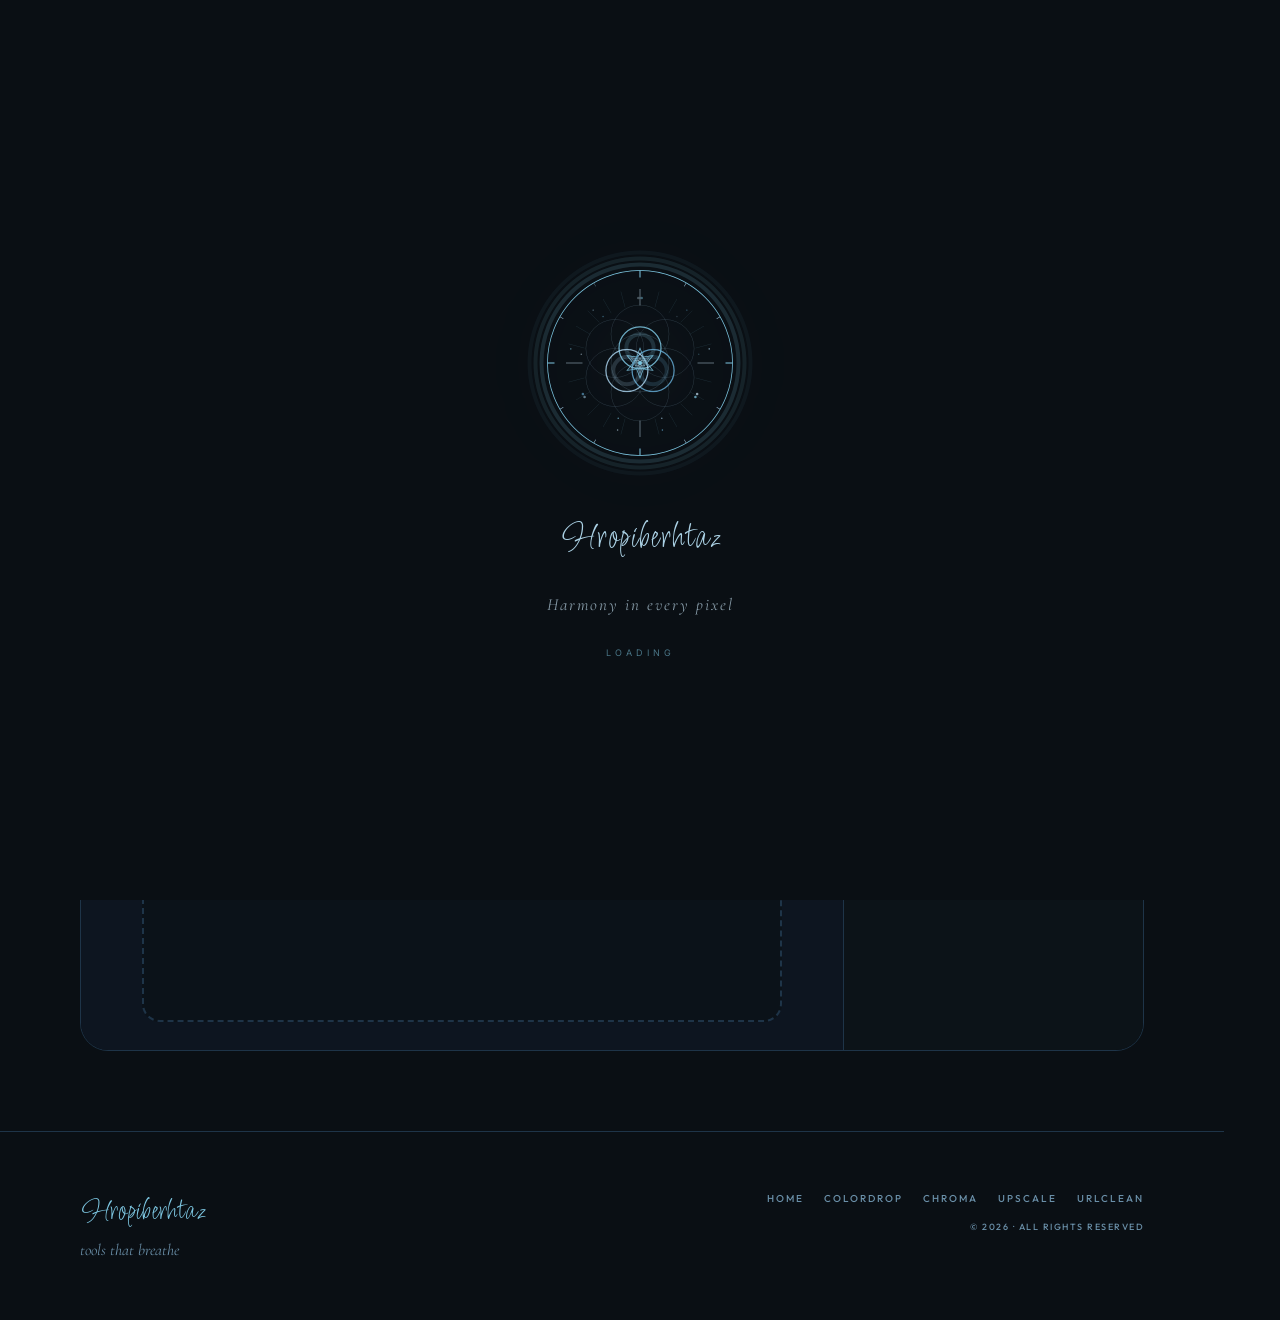
<file: hue.html>
<!DOCTYPE html>
<html lang="en">
<head>
<meta charset="UTF-8">
<meta name="viewport" content="width=device-width, initial-scale=1.0">
<title>HUE Editor — Hropiberhtaz</title>
<link href="https://fonts.googleapis.com/css2?family=Playfair+Display:ital,wght@0,400;0,700;0,900;1,400;1,700&family=DM+Sans:wght@300;400;500;600&family=JetBrains+Mono:wght@400;600&display=swap" rel="stylesheet">
<link rel="stylesheet" href="shared.css">
<style>
.hue-editor-shell{position:relative;z-index:1;margin:0 80px 80px;display:grid;grid-template-columns:1fr 300px;gap:0;border:1px solid var(--border);border-radius:var(--radius-lg);min-height:520px;overflow:hidden;}
.canvas-drop-zone-area{display:flex;flex-direction:column;align-items:center;justify-content:center;padding:28px;background:var(--surface);position:relative;overflow:hidden;}
.splat-zone{width:100%;max-width:640px;aspect-ratio:4/3;border:2px dashed var(--border);display:flex;flex-direction:column;align-items:center;justify-content:center;cursor:pointer;transition:all .3s;position:relative;overflow:hidden;background:var(--card);border-radius:var(--radius-md);}
.splat-zone:hover,.splat-zone.draggy{border-color:var(--accent);background:rgba(168,196,144,.04)}
.splat-zone.loaded{border-style:solid;border-color:var(--border)}
.splat-icon{font-size:40px;margin-bottom:14px;opacity:.25;color:var(--accent)}
.splat-text{font-family:'Playfair Display',serif;font-style:italic;font-size:16px;font-weight:600;color:var(--muted);margin-bottom:6px}
.splat-tiny{font-size:9px;color:var(--muted);opacity:.5;letter-spacing:2px;text-transform:uppercase;font-family:'JetBrains Mono',monospace}
#editorCanvas{position:absolute;inset:0;width:100%;height:100%;object-fit:contain;display:none}
.editor-float-btns{position:absolute;bottom:12px;right:12px;display:none;gap:7px}
.editor-float-btns.peeking{display:flex}
.edit-panel-side{background:var(--panel);border-left:1px solid var(--border);display:flex;flex-direction:column;overflow-y:auto;}
.edit-panel-side::-webkit-scrollbar{width:3px}
.edit-panel-side::-webkit-scrollbar-track{background:var(--panel)}
.edit-panel-side::-webkit-scrollbar-thumb{background:var(--border);border-radius:4px}
.panel-pocket{padding:20px;border-bottom:1px solid var(--border)}
.knob-row{display:flex;flex-direction:column;gap:5px;margin-bottom:14px}
.knob-header{display:flex;justify-content:space-between;align-items:center}
.knob-name{font-size:11px;color:var(--text);letter-spacing:.2px;font-weight:500}
.knob-val{font-size:11px;color:var(--accent);min-width:40px;text-align:right;font-family:'JetBrains Mono',monospace}
#e-hue-slider{background:linear-gradient(to right,#ff0000,#ffff00,#00ff00,#00ffff,#0000ff,#ff00ff,#ff0000)}
#e-sat-slider{background:linear-gradient(to right,var(--sat-left),var(--accent))}
#e-bright-slider{background:linear-gradient(to right,#000,#fff)}
#e-contrast-slider{background:linear-gradient(to right,#888,#fff)}
.presets-lumpy{display:grid;grid-template-columns:1fr 1fr;gap:6px}
.preset-lump{padding:9px 10px;border:1px solid var(--border);border-radius:var(--radius-md);cursor:pointer;background:transparent;transition:all .22s cubic-bezier(.34,1.56,.64,1);display:flex;flex-direction:column;gap:5px;text-align:left;}
.preset-lump:hover{border-color:var(--accent);transform:translateY(-1px) scale(1.02)}
.preset-lump.chosen{border-color:var(--accent);background:rgba(168,196,144,.07)}
.preset-lump-name{font-size:10px;color:var(--text);letter-spacing:.2px;font-family:'DM Sans',sans-serif;font-weight:600}
.preset-lump-dots{display:flex;gap:3px}
.preset-lump-dot{width:8px;height:8px;border-radius:50%}
.panel-export-footer{padding:18px;margin-top:auto}
.export-big-btn{width:100%;padding:12px;font-size:11px;letter-spacing:1.2px;margin-bottom:8px;text-align:center;display:block;border-radius:var(--radius-xl)}
.export-smalls{display:flex;gap:5px}
.export-smalls .cozy-btn{flex:1;text-align:center;font-size:10px;padding:7px 4px;justify-content:center;border-radius:var(--radius-xl)}
.undo-nudge{font-size:9px;color:var(--muted);background:none;border:none;cursor:pointer;letter-spacing:1px;text-transform:uppercase;padding:3px 0;transition:color .2s;font-family:'JetBrains Mono',monospace;font-weight:600;}
.undo-nudge:hover{color:var(--accent2)}
.empty-zone-msg{padding:24px;display:flex;flex-direction:column;align-items:center;justify-content:center;height:100%;text-align:center;opacity:.28;}
.empty-zone-msg p{font-size:12px;color:var(--muted);line-height:1.7}
#progress-fog{position:fixed;inset:0;z-index:19999;background:var(--dl-bg);backdrop-filter:blur(20px);display:flex;flex-direction:column;align-items:center;justify-content:center;gap:22px;opacity:0;pointer-events:none;transition:opacity .3s;}
#progress-fog.glowing{opacity:1;pointer-events:all}
#fog-title{font-family:'Playfair Display',serif;font-size:18px;font-weight:700;color:var(--text);letter-spacing:-.3px;font-style:italic}
#fog-sub{font-family:'JetBrains Mono',monospace;font-size:10px;letter-spacing:2px;text-transform:uppercase;color:var(--muted);font-weight:600}
#fog-track{width:min(360px,80vw);height:2px;background:var(--border);border-radius:3px;overflow:hidden}
#fog-bar{height:100%;width:0%;background:linear-gradient(90deg,var(--accent),var(--accent2));border-radius:3px;transition:width .12s ease}
#fog-pct{font-family:'Playfair Display',serif;font-size:28px;font-weight:600;color:var(--accent);letter-spacing:-1px}
@media(max-width:900px){.hue-editor-shell{margin:0 24px 60px;grid-template-columns:1fr;grid-template-rows:auto auto}.edit-panel-side{border-left:none;border-top:1px solid var(--border)}}
</style>
<style>
/* ── Right-side nav dots ── */
#nav-dots{position:fixed;right:0;top:50%;transform:translateY(-50%);z-index:800;display:flex;flex-direction:column;gap:16px;align-items:center;padding:28px 14px;background:rgba(8,14,20,0.6);backdrop-filter:blur(20px);-webkit-backdrop-filter:blur(20px);border-left:1px solid var(--accent-8);border-radius:14px 0 0 14px;}
[data-theme="light"] #nav-dots{background:rgba(255,251,238,0.82);}
.nav-dot-item{position:relative;display:flex;align-items:center;justify-content:center;cursor:pointer;text-decoration:none;}
.nav-dot-glyph{font-size:18px;color:var(--accent-35);line-height:1;transition:color .25s,transform .25s,text-shadow .25s;display:block;}
.nav-dot-item:hover .nav-dot-glyph,.nav-dot-item.active .nav-dot-glyph{color:var(--accent);transform:scale(1.4);text-shadow:var(--accent-glow-sm);}
.nav-dot-item.active .nav-dot-glyph{animation:dotPulse 2.4s ease-in-out infinite;}
@keyframes dotPulse{0%,100%{text-shadow:var(--accent-glow-sm);opacity:1;}50%{text-shadow:var(--accent-glow-xl);opacity:.75;}}
.nav-dot-label{position:absolute;right:calc(100% + 20px);top:50%;transform:translateY(-50%) translateX(6px);font-family:'Cormorant Garamond',serif;font-size:17px;font-style:italic;font-weight:400;color:var(--text);white-space:nowrap;pointer-events:none;opacity:0;transition:opacity .22s,transform .22s;letter-spacing:.02em;background:var(--card);backdrop-filter:blur(12px);padding:6px 16px;border-radius:10px;border:1px solid var(--border);box-shadow:0 4px 24px rgba(0,0,0,.28);}
.nav-dot-item:hover .nav-dot-label{opacity:1;transform:translateY(-50%) translateX(0);}
@media(max-width:900px){#nav-dots{display:none;}}
</style>
</head>
<body>
<div id="scroll-prog"></div>
<div id="scan-line"></div>
<canvas id="wobbly-bg-thingy" aria-hidden="true"></canvas>
<canvas id="floaty-dot-world" aria-hidden="true"></canvas>
<canvas id="bg-yinyang" aria-hidden="true"></canvas>
<div id="live-clock"></div>
<div id="keyboard-whisper"></div>
<div id="toasty-pop" class="toasty"></div>
<div id="file-loading-veil"><div class="veil-spinner"></div><div class="veil-msg" id="veil-msg-text">Opening…</div></div>
<div id="progress-fog"><div id="fog-title">Working…</div><div id="fog-sub">Please wait</div><div id="fog-track"><div id="fog-bar"></div></div><div id="fog-pct">0%</div></div>

<div id="mobile-nav">
  <button id="mobile-nav-close" aria-label="Close navigation menu">✕</button>
  <a href="index.html">Home</a>
  <a href="colordrop.html">ColorDrop</a>
  <a href="hue.html">HUE</a>
  <a href="chroma.html">Chroma</a>
  <a href="upscale.html">UpScale</a>
  <a href="urlclean.html">URLClean</a>
</div>

<header id="main-header">
  <a href="index.html" class="brand-scribble">Hropiberhtaz</a>
  <div class="nav-cluster">
    <button id="moonbeam-toggle" aria-label="Toggle light/dark theme" title="Toggle theme"><span id="moonbeam-icon" aria-hidden="true">☀</span></button>
  </div>
  <button id="ham-toggle" aria-label="Open navigation menu" aria-expanded="false" aria-controls="mobile-nav">☰</button>
</header>

<!-- ── Right nav dots ── -->
<nav id="nav-dots" aria-label="Tool navigation">
  <a href="colordrop.html" class="nav-dot-item" aria-label="ColorDrop">
    <span class="nav-dot-glyph">✦</span>
    <span class="nav-dot-label">ColorDrop</span>
  </a>
  <a href="hue.html" class="nav-dot-item active" aria-label="HUE Editor">
    <span class="nav-dot-glyph">✦</span>
    <span class="nav-dot-label">HUE Editor</span>
  </a>
  <a href="chroma.html" class="nav-dot-item" aria-label="Chroma Recolor">
    <span class="nav-dot-glyph">✦</span>
    <span class="nav-dot-label">Chroma Recolor</span>
  </a>
  <a href="upscale.html" class="nav-dot-item" aria-label="UpScale">
    <span class="nav-dot-glyph">✦</span>
    <span class="nav-dot-label">UpScale</span>
  </a>
  <a href="urlclean.html" class="nav-dot-item" aria-label="URLClean">
    <span class="nav-dot-glyph">✦</span>
    <span class="nav-dot-label">URLClean</span>
  </a>
  <a href="colorharmonizer.html" class="nav-dot-item" aria-label="Color Harmonizer">
    <span class="nav-dot-glyph">✦</span>
    <span class="nav-dot-label">Color Harmonizer</span>
  </a>
  <a href="videochroma.html" class="nav-dot-item" aria-label="VideoChroma"><span class="nav-dot-glyph">✦</span><span class="nav-dot-label">VideoChroma</span></a>
</nav>


<div class="page-hero">
  <div class="page-eyebrow poppy-reveal"><span class="eyebrow-dot"></span>◈ 02 — Edit your image</div>
  <h1 class="chunk-title page-title poppy-reveal delay-sprout-1"><em>HUE</em> — Image Editor</h1>
  <p class="page-blurb poppy-reveal delay-sprout-2">Drop any image and sculpt it with hue rotation, saturation, brightness, contrast, sepia and invert — plus one-click cinematic presets. Export in PNG, JPG, or WEBP.</p>
  <div class="feature-tags poppy-reveal delay-sprout-3">
    <span class="ftag hot">Hue Rotate</span><span class="ftag hot">Saturation</span>
    <span class="ftag">Brightness</span><span class="ftag">Contrast</span>
    <span class="ftag">Sepia</span><span class="ftag">Invert</span>
    <span class="ftag hot">6 Cinematic Presets</span><span class="ftag">PNG/JPG/WEBP</span>
  </div>
</div>

<div class="hue-editor-shell poppy-bloom delay-sprout-1">
  <div class="canvas-drop-zone-area">
    <div class="splat-zone" id="dropZone">
      <div class="splat-icon" id="dzIcon">◈</div>
      <div class="splat-text" id="dzText">Drop image here</div>
      <div class="splat-tiny" id="dzSub">PNG · JPG · WEBP · GIF</div>
      <canvas id="editorCanvas"></canvas>
    </div>
    <div class="editor-float-btns" id="editorOverlay">
      <button class="cozy-btn squish-btn" id="editorReset" aria-label="Reset image and clear all edits">Reset</button>
      <button class="cozy-btn squish-btn" id="editorNewImg" aria-label="Load a new image">New Image</button>
    </div>
  </div>
  <div class="edit-panel-side" id="editorPanel">
    <div class="empty-zone-msg" id="noImgMsg">
      <div style="font-size:36px;margin-bottom:14px;color:var(--accent);opacity:.3">◈</div>
      <p>Upload an image to start editing its colors</p>
    </div>
    <div id="editorControls" style="display:none">
      <div class="panel-pocket">
        <div class="pocket-label">Adjustments</div>
        <div class="knob-row"><div class="knob-header"><span class="knob-name">Hue Rotate</span><span class="knob-val" id="e-hue-val">0°</span></div><input type="range" id="e-hue-slider" min="0" max="360" value="0"></div>
        <div class="knob-row"><div class="knob-header"><span class="knob-name">Saturation</span><span class="knob-val" id="e-sat-val">100%</span></div><input type="range" id="e-sat-slider" min="0" max="300" value="100"></div>
        <div class="knob-row"><div class="knob-header"><span class="knob-name">Brightness</span><span class="knob-val" id="e-bright-val">100%</span></div><input type="range" id="e-bright-slider" min="10" max="300" value="100"></div>
        <div class="knob-row"><div class="knob-header"><span class="knob-name">Contrast</span><span class="knob-val" id="e-contrast-val">100%</span></div><input type="range" id="e-contrast-slider" min="0" max="300" value="100"></div>
        <div class="knob-row"><div class="knob-header"><span class="knob-name">Sepia</span><span class="knob-val" id="e-sepia-val">0%</span></div><input type="range" id="e-sepia-slider" min="0" max="100" value="0"></div>
        <div class="knob-row"><div class="knob-header"><span class="knob-name">Invert</span><span class="knob-val" id="e-invert-val">0%</span></div><input type="range" id="e-invert-slider" min="0" max="100" value="0"></div>
        <button class="undo-nudge" id="editorResetSliders" aria-label="Reset all adjustment sliders to default">↺ Reset adjustments</button>
        <button class="undo-nudge" id="hueLoadJsonBtn" style="margin-top:6px;width:100%;justify-content:center;" aria-label="Load a color from a JSON palette file">↑ Load hue from JSON palette</button>
        <input type="file" id="hueJsonInput" accept=".json" style="display:none">
        <div id="hueJsonNote" style="display:none;font-family:'Cormorant Garamond',serif;font-style:italic;font-size:11px;color:var(--muted);margin-top:4px;line-height:1.5;"></div>
      </div>
      <div class="panel-pocket"><div class="pocket-label">Presets</div><div class="presets-lumpy" id="presetsGrid"></div></div>
      <div class="panel-export-footer">
        <button class="cozy-btn cozy-btn-filled export-big-btn squish-btn" id="exportPng" aria-label="Download image as PNG">↓ Download PNG</button>
        <div class="export-smalls">
          <button class="cozy-btn squish-btn" id="exportJpg" aria-label="Download image as JPG">JPG</button>
          <button class="cozy-btn squish-btn" id="exportWebp" aria-label="Download image as WebP">WEBP</button>
        </div>
      </div>
    </div>
  </div>
</div>
<input type="file" id="editorFileInput" accept="image/*" style="display:none">

<footer class="footer-meadow">
  <div><div class="footer-brand">Hropiberhtaz</div><div class="footer-tagline">tools that breathe</div></div>
  <div class="footer-right">
    <div class="footer-links">
      <a href="index.html" class="footer-link">Home</a>
      <a href="colordrop.html" class="footer-link">ColorDrop</a>
      <a href="chroma.html" class="footer-link">Chroma</a>
      <a href="upscale.html" class="footer-link">UpScale</a>
      <a href="urlclean.html" class="footer-link">URLClean</a>
    </div>
    <div class="footer-small">© 2026 · All rights reserved</div>
  </div>
</footer>

<button id="lofi-leaf" aria-label="Toggle lo-fi background music" aria-pressed="false">
  <div class="soundbars"><div class="soundbar"></div><div class="soundbar"></div><div class="soundbar"></div><div class="soundbar"></div></div>
  <span id="audio-label">lo-fi</span>
</button>

<script src="shared.js"></script>
<script>
(function(){
  let origImg=null;
  const presets=[
    {name:'Golden Hour',hue:20,sat:150,bright:110,contrast:110,sepia:30,invert:0,colors:['#ff9a3c','#ffcc70','#e05f00','#ffe0a0','#ff6b00']},
    {name:'Neon Night',hue:200,sat:250,bright:90,contrast:130,sepia:0,invert:0,colors:['#0ff','#f0f','#00f','#0f0','#ff0']},
    {name:'Retro Film',hue:10,sat:70,bright:95,contrast:85,sepia:60,invert:0,colors:['#c8a87a','#a07850','#ffe8c0','#704830','#d8c0a0']},
    {name:'Cyanotype',hue:220,sat:180,bright:100,contrast:110,sepia:0,invert:0,colors:['#003060','#0060b0','#1090e0','#a0d0f0','#e0f0ff']},
    {name:'Infrared',hue:330,sat:200,bright:105,contrast:120,sepia:0,invert:0,colors:['#ff0066','#ff80b0','#330020','#ff99cc','#660040']},
    {name:'Acid Trip',hue:120,sat:300,bright:105,contrast:140,sepia:0,invert:0,colors:['#00ff44','#ff4400','#ffff00','#8800ff','#00ffff']},
  ];
  const dz=document.getElementById('dropZone'),canvas=document.getElementById('editorCanvas'),overlay=document.getElementById('editorOverlay'),noMsg=document.getElementById('noImgMsg'),controls=document.getElementById('editorControls'),fileInput=document.getElementById('editorFileInput');
  function get(id){return document.getElementById(id)}
  function updateFilter(){if(!origImg)return;const hue=get('e-hue-slider').value,sat=get('e-sat-slider').value,bright=get('e-bright-slider').value,contrast=get('e-contrast-slider').value,sepia=get('e-sepia-slider').value,invert=get('e-invert-slider').value;get('e-hue-val').textContent=hue+'°';get('e-sat-val').textContent=sat+'%';get('e-bright-val').textContent=bright+'%';get('e-contrast-val').textContent=contrast+'%';get('e-sepia-val').textContent=sepia+'%';get('e-invert-val').textContent=invert+'%';const ctx=canvas.getContext('2d');ctx.filter=`hue-rotate(${hue}deg) saturate(${sat}%) brightness(${bright}%) contrast(${contrast}%) sepia(${sepia}%) invert(${invert}%)`;ctx.clearRect(0,0,canvas.width,canvas.height);ctx.drawImage(origImg,0,0);}
  ['e-hue-slider','e-sat-slider','e-bright-slider','e-contrast-slider','e-sepia-slider','e-invert-slider'].forEach(id=>get(id).addEventListener('input',updateFilter));
  function resetSliders(){get('e-hue-slider').value=0;get('e-sat-slider').value=100;get('e-bright-slider').value=100;get('e-contrast-slider').value=100;get('e-sepia-slider').value=0;get('e-invert-slider').value=0;document.querySelectorAll('.preset-lump').forEach(el=>el.classList.remove('chosen'));updateFilter();}
  get('editorResetSliders').addEventListener('click',resetSliders);get('editorReset').addEventListener('click',resetSliders);

  const CSS_NAMED_HUE={black:'#000000',white:'#FFFFFF',red:'#FF0000',green:'#008000',blue:'#0000FF',yellow:'#FFFF00',orange:'#FFA500',purple:'#800080',pink:'#FFC0CB',brown:'#A52A2A',gray:'#808080',grey:'#808080',cyan:'#00FFFF',magenta:'#FF00FF',lime:'#00FF00',navy:'#000080',teal:'#008080',maroon:'#800000',olive:'#808000',silver:'#C0C0C0',gold:'#FFD700',coral:'#FF7F50',tomato:'#FF6347',steelblue:'#4682B4',salmon:'#FA8072',crimson:'#DC143C',indigo:'#4B0082',violet:'#EE82EE',turquoise:'#40E0D0',chocolate:'#D2691E',skyblue:'#87CEEB',royalblue:'#4169E1',hotpink:'#FF69B4'};

  function hueNormHex(s){if(!s||typeof s!=='string')return null;let h=s.trim();if(h[0]!=='#')h='#'+h;const b=h.slice(1);if(/^[0-9a-fA-F]{3}$/.test(b)){const[r,g,c]=b.split('');return('#'+r+r+g+g+c+c).toUpperCase();}if(/^[0-9a-fA-F]{6}$/.test(b))return h.toUpperCase();if(/^[0-9a-fA-F]{8}$/.test(b))return('#'+b.slice(0,6)).toUpperCase();return null;}
  function hueHslToRgb(h,s,l){h=((h%360)+360)%360;s=Math.max(0,Math.min(100,s))/100;l=Math.max(0,Math.min(100,l))/100;const k=n=>(n+h/30)%12;const a=s*Math.min(l,1-l);const f=n=>l-a*Math.max(-1,Math.min(k(n)-3,Math.min(9-k(n),1)));return[Math.round(f(0)*255),Math.round(f(8)*255),Math.round(f(4)*255)];}
  function hueRgbToHex(r,g,b){return'#'+[r,g,b].map(v=>Math.max(0,Math.min(255,Math.round(v))).toString(16).padStart(2,'0')).join('').toUpperCase();}
  function hueRgbToHsl(r,g,b){r/=255;g/=255;b/=255;const max=Math.max(r,g,b),min=Math.min(r,g,b);let h=0,s=0;const l=(max+min)/2;if(max!==min){const d=max-min;s=l>0.5?d/(2-max-min):d/(max+min);switch(max){case r:h=((g-b)/d+(g<b?6:0))/6;break;case g:h=((b-r)/d+2)/6;break;case b:h=((r-g)/d+4)/6;break;}}return[Math.round(h*360),Math.round(s*100),Math.round(l*100)];}

  function hueColorFromStr(s,allowNamed){
    if(!s||typeof s!=='string')return null;
    const hex=hueNormHex(s.trim());if(hex)return hex;
    let m=/^rgba?\(\s*([\d.]+)\s*,\s*([\d.]+)\s*,\s*([\d.]+)\s*(?:,\s*[\d.]+)?\)$/i.exec(s.trim());
    if(m)return hueRgbToHex(+m[1],+m[2],+m[3]);
    m=/^hsla?\(\s*([\d.]+)\s*,\s*([\d.]+)%\s*,\s*([\d.]+)%\s*(?:,\s*[\d.]+)?\)$/i.exec(s.trim());
    if(m){const[r,g,b]=hueHslToRgb(+m[1],+m[2],+m[3]);return hueRgbToHex(r,g,b);}
    if(allowNamed&&CSS_NAMED_HUE[s.trim().toLowerCase()])return CSS_NAMED_HUE[s.trim().toLowerCase()];
    return null;
  }
  function hueColorFromObj(o){const ks=Object.keys(o);const f=cs=>cs.find(k=>ks.includes(k));const rK=f(['r','red','R']),gK=f(['g','green','G']),bK=f(['b','blue','B']);if(rK&&gK&&bK){let r=o[rK],g=o[gK],b=o[bK];if(typeof r==='number'&&typeof g==='number'&&typeof b==='number'){if(r<=1&&g<=1&&b<=1){r*=255;g*=255;b*=255;}return hueRgbToHex(r,g,b);}}}
  const HUE_PRI_KEYS=['hex','Hex','HEX','color','Color','value','Value','$value','fill','fillColor','swatch','rgb','hsl'];
  function hueExtractColorsJSON(data){
    const found=[],seen=new Set();let nc=0;
    function add(hex){if(!hex)return;const k=hex.toUpperCase();if(seen.has(k))return;seen.add(k);found.push(hex);}
    function walk(node,allowNamed){
      if(nc>10000||found.length>=20)return;nc++;
      if(!node&&node!==0)return;
      if(typeof node==='string'){const h=hueColorFromStr(node,allowNamed);if(h)add(h);return;}
      if(Array.isArray(node)){if(node.length>=3&&node.length<=4&&node.every(n=>typeof n==='number')){let[r,g,b]=node;if(r<=1&&g<=1&&b<=1){r*=255;g*=255;b*=255;}add(hueRgbToHex(r,g,b));return;}for(const i of node){if(found.length>=20)break;walk(i,true);}return;}
      if(typeof node==='object'){const c=hueColorFromObj(node);if(c){add(c);return;}for(const k of HUE_PRI_KEYS)if(k in node)walk(node[k],true);for(const k in node){if(found.length>=20)break;if(HUE_PRI_KEYS.includes(k))continue;walk(node[k],false);}}
    }
    walk(data,false);
    return found;
  }

  (function(){
    const btn=get('hueLoadJsonBtn'),inp=get('hueJsonInput'),note=get('hueJsonNote');
    if(!btn)return;
    btn.addEventListener('click',()=>inp.click());
    inp.addEventListener('change',e=>{
      const f=e.target.files[0];if(!f)return;
      const reader=new FileReader();
      reader.onload=ev=>{
        try{
          const data=JSON.parse(ev.target.result);
          const hexList=hueExtractColorsJSON(data);
          if(!hexList.length){showToast('No colors found in that JSON file');return;}

          // Convert all extracted colors to HSL and compute the dominant hue
          const hslList=hexList.map(hex=>{
            const m=/^#([a-f\d]{2})([a-f\d]{2})([a-f\d]{2})$/i.exec(hex);
            if(!m)return null;
            return hueRgbToHsl(parseInt(m[1],16),parseInt(m[2],16),parseInt(m[3],16));
          }).filter(Boolean);

          if(!hslList.length){showToast('Could not parse those colors');return;}

          const sorted=[...hslList].sort((a,b)=>b[1]-a[1]);
          const primary=sorted[0][1]>10?sorted[0]:hslList[0];
          const [targetH,targetS,targetL]=primary;

          get('e-hue-slider').value=targetH;
          const sat=Math.round(50+targetS*1.5);
          get('e-sat-slider').value=Math.max(0,Math.min(300,sat));
          const bright=Math.round(50+targetL*1.0);
          get('e-bright-slider').value=Math.max(10,Math.min(300,bright));

          updateFilter();
          note.style.display='';
          note.textContent=`Loaded ${hexList.length} color${hexList.length===1?'':'s'} — hue set to ${targetH}° (${hexList[0]})`;
          showToast(`Hue set from JSON — ${targetH}°`);
        }catch(err){showToast('Invalid JSON file');}
        e.target.value='';
      };
      reader.readAsText(f);
    });
  })();
  function buildPresets(){const grid=get('presetsGrid');grid.innerHTML='';presets.forEach((p,i)=>{const el=document.createElement('button');el.className='preset-lump squish-btn';el.id='preset-'+i;el.innerHTML=`<div class="preset-lump-name">${p.name}</div><div class="preset-lump-dots">${p.colors.map(c=>`<div class="preset-lump-dot" style="background:${c}"></div>`).join('')}</div>`;el.onclick=()=>{get('e-hue-slider').value=p.hue;get('e-sat-slider').value=p.sat;get('e-bright-slider').value=p.bright;get('e-contrast-slider').value=p.contrast;get('e-sepia-slider').value=p.sepia;get('e-invert-slider').value=p.invert;document.querySelectorAll('.preset-lump').forEach(el=>el.classList.remove('chosen'));el.classList.add('chosen');updateFilter();};grid.appendChild(el);});}
  function loadEditorImage(file){if(!file)return;const reader=new FileReader();reader.onload=ev=>{const img=new Image();img.onload=()=>{origImg=img;canvas.style.display='block';get('dzIcon').style.display='none';get('dzText').style.display='none';get('dzSub').style.display='none';dz.classList.add('loaded');canvas.width=img.naturalWidth;canvas.height=img.naturalHeight;const ctx=canvas.getContext('2d');ctx.drawImage(img,0,0);noMsg.style.display='none';controls.style.display='block';overlay.classList.add('peeking');buildPresets();updateFilter();};img.src=ev.target.result;};reader.readAsDataURL(file);}
  dz.addEventListener('dragover',e=>{e.preventDefault();dz.classList.add('draggy')});dz.addEventListener('dragleave',()=>dz.classList.remove('draggy'));
  dz.addEventListener('drop',e=>{e.preventDefault();dz.classList.remove('draggy');const f=e.dataTransfer.files[0];if(f&&f.type.startsWith('image/'))loadEditorImage(f);});
  dz.addEventListener('click',e=>{if(origImg)return;if(e.target===dz||e.target.classList.contains('splat-icon')||e.target.classList.contains('splat-text')||e.target.classList.contains('splat-tiny'))fileInput.click();});
  fileInput.onchange=e=>loadEditorImage(e.target.files[0]);get('editorNewImg').addEventListener('click',()=>fileInput.click());
  const fogEl=document.getElementById('progress-fog'),fogBar=document.getElementById('fog-bar'),fogPct=document.getElementById('fog-pct'),fogTitle=document.getElementById('fog-title'),fogSub=document.getElementById('fog-sub');
  function showFog(title,sub){fogTitle.textContent=title;fogSub.textContent=sub;fogBar.style.width='0%';fogPct.textContent='0%';fogEl.classList.add('glowing');}
  function setFog(pct){const p=Math.round(pct);fogBar.style.width=p+'%';fogPct.textContent=p+'%';}
  function hideFog(){fogEl.classList.remove('glowing');}
  function exportImg(fmt){if(!origImg)return;const mime=fmt==='jpeg'?'image/jpeg':fmt==='webp'?'image/webp':'image/png',quality=fmt==='png'?1:0.93,w=origImg.naturalWidth,h=origImg.naturalHeight;showFog('Rendering image…','Applying filters at full resolution');setFog(10);const useOffscreen=typeof OffscreenCanvas!=='undefined';const ex=useOffscreen?new OffscreenCanvas(w,h):document.createElement('canvas');if(!useOffscreen){ex.width=w;ex.height=h;}const ectx=ex.getContext('2d');const hueV=get('e-hue-slider').value,satV=get('e-sat-slider').value,brightV=get('e-bright-slider').value,contrastV=get('e-contrast-slider').value,sepiaV=get('e-sepia-slider').value,invV=get('e-invert-slider').value;ectx.filter=`hue-rotate(${hueV}deg) saturate(${satV}%) brightness(${brightV}%) contrast(${contrastV}%) sepia(${sepiaV}%) invert(${invV}%)`;ectx.drawImage(origImg,0,0,w,h);setFog(55);const blobPromise=useOffscreen?ex.convertToBlob({type:mime,quality}):new Promise(res=>ex.toBlob(res,mime,quality));blobPromise.then(blob=>{setFog(90);const url=URL.createObjectURL(blob);const a=document.createElement('a');a.href=url;a.download='hue-edited.'+fmt;a.click();URL.revokeObjectURL(url);setFog(100);setTimeout(hideFog,600);});}
  get('exportPng').addEventListener('click',()=>exportImg('png'));get('exportJpg').addEventListener('click',()=>exportImg('jpeg'));get('exportWebp').addEventListener('click',()=>exportImg('webp'));
})();
</script>
</body>
</html>
</file>
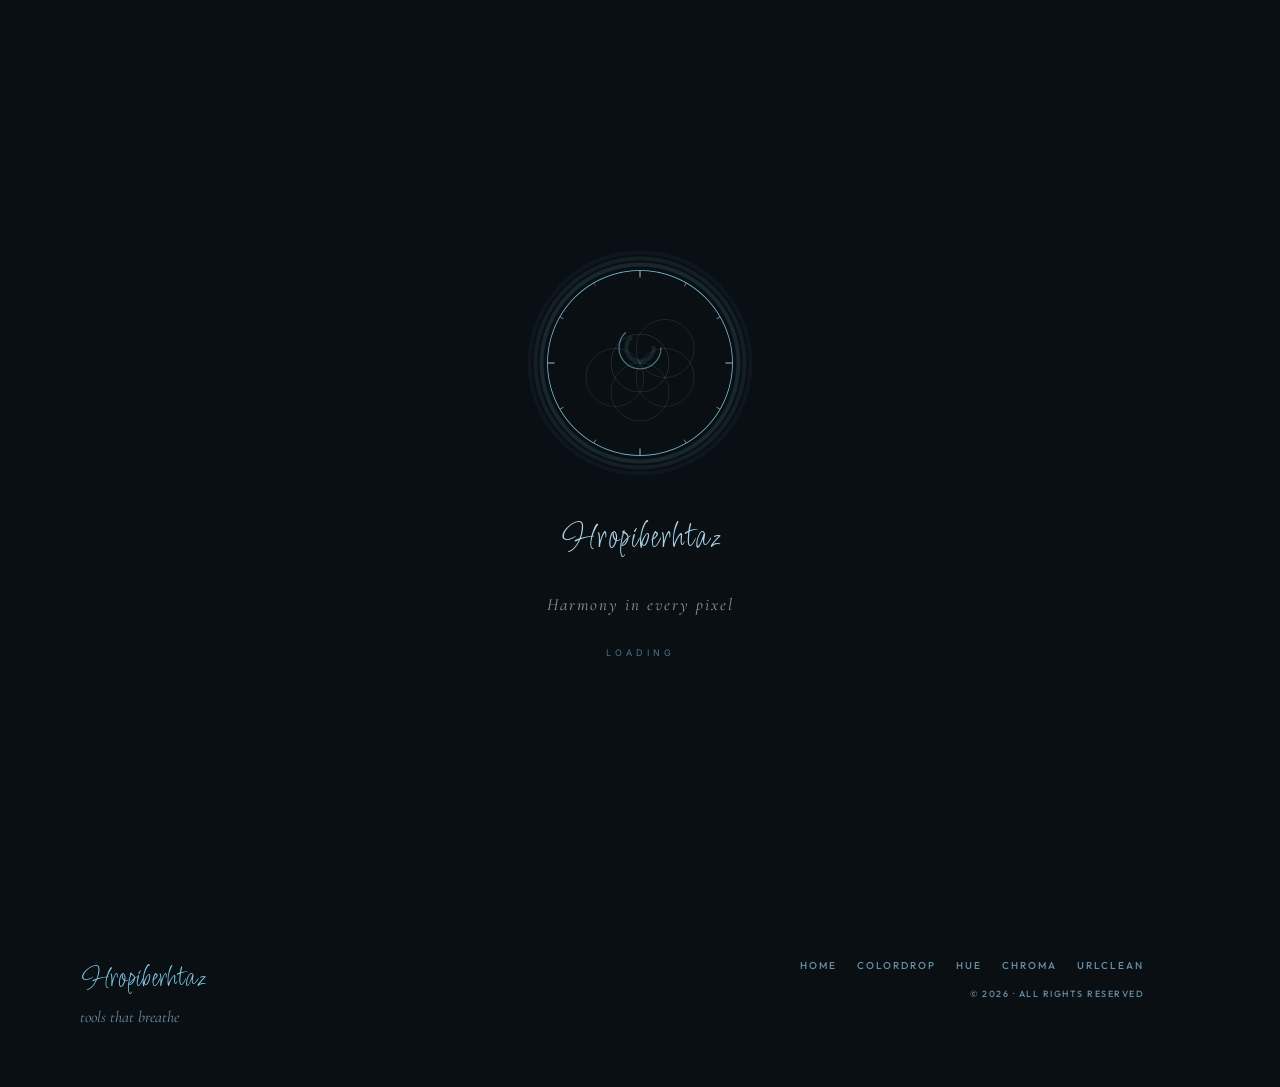
<file: upscale.html>
<!DOCTYPE html>
<html lang="en">
<head>
<meta charset="UTF-8">
<meta name="viewport" content="width=device-width, initial-scale=1.0">
<title>UpScale — Hropiberhtaz</title>
<link href="https://fonts.googleapis.com/css2?family=Playfair+Display:ital,wght@0,400;0,700;0,900;1,400;1,700&family=DM+Sans:wght@300;400;500;600&family=JetBrains+Mono:wght@400;600&display=swap" rel="stylesheet">
<link rel="stylesheet" href="shared.css">
<style>
.us-wrap{position:relative;z-index:1;padding:0 80px 100px;}
#us-dropzone{border:2px dashed var(--border);border-radius:var(--radius-lg);padding:3rem 1.5rem;text-align:center;cursor:pointer;transition:border-color .2s,background .2s;}
#us-dropzone:hover,#us-dropzone.over{border-color:var(--accent);background:rgba(168,196,144,.04);}
#us-dropzone h3{font-size:14px;margin:.7rem 0 .35rem;font-family:'Playfair Display',serif;font-style:italic}
#us-dropzone p{font-family:'JetBrains Mono',monospace;font-size:10px;color:var(--muted);letter-spacing:1px}
.us-upicon{width:44px;height:44px;border:1px solid var(--border);border-radius:50%;display:flex;align-items:center;justify-content:center;margin:0 auto .7rem;transition:border-color .2s}
#us-dropzone:hover .us-upicon,#us-dropzone.over .us-upicon{border-color:var(--accent)}
#us-thumbrow{display:none;align-items:center;gap:12px;margin-top:.9rem;background:var(--card);border-radius:var(--radius-md);padding:.8rem;border:1px solid var(--border)}
#us-thumbrow img{width:50px;height:50px;object-fit:cover;border-radius:var(--radius-sm);border:1px solid var(--border)}
.us-tinfo{flex:1}
.us-tname{font-size:12px;font-weight:700;white-space:nowrap;overflow:hidden;text-overflow:ellipsis;max-width:280px}
.us-tdim{font-family:'JetBrains Mono',monospace;font-size:10px;color:var(--muted);margin-top:3px}
.us-changebtn{font-family:'DM Sans',sans-serif;font-size:10px;background:none;border:1px solid var(--border);color:var(--muted);padding:5px 12px;border-radius:var(--radius-xl);cursor:pointer;font-weight:600}
.us-changebtn:hover{color:var(--text);border-color:var(--muted)}
.us-sizerow{display:flex;align-items:flex-end;gap:9px;flex-wrap:wrap}
.us-field{display:flex;flex-direction:column;gap:4px}
.us-field label{font-family:'JetBrains Mono',monospace;font-size:9px;color:var(--muted);letter-spacing:.06em;text-transform:uppercase;font-weight:700}
.us-field input[type=number]{width:120px;background:var(--card);border:1px solid var(--border);color:var(--text);font-family:'JetBrains Mono',monospace;font-size:14px;padding:8px 11px;border-radius:var(--radius-md);outline:none;transition:border-color .2s;font-weight:600}
.us-field input:focus{border-color:var(--accent)}
.us-xsep{font-size:18px;color:var(--muted);padding-bottom:9px;font-family:'Playfair Display',serif}
.us-lockrow{display:flex;align-items:center;gap:6px;padding-bottom:9px;cursor:pointer;user-select:none}
.us-lockrow input{accent-color:var(--accent);width:13px;height:13px;cursor:pointer}
.us-lockrow span{font-family:'DM Sans',sans-serif;font-size:11px;color:var(--muted);font-weight:500}
.us-presets{display:flex;flex-wrap:wrap;gap:6px;margin-top:.9rem}
.us-pbtn{font-family:'JetBrains Mono',monospace;font-size:10px;background:var(--card);border:1px solid var(--border);color:var(--muted);padding:6px 13px;border-radius:var(--radius-xl);cursor:pointer;transition:all .16s;font-weight:700}
.us-pbtn:hover{color:var(--text);border-color:var(--accent)}
.us-badge{display:none;font-family:'DM Sans',sans-serif;font-size:10px;padding:4px 12px;border-radius:var(--radius-xl);margin-top:9px;font-weight:600}
.us-badge.ok{background:rgba(168,196,144,.1);color:var(--accent);border:1px solid rgba(168,196,144,.25)}
.us-badge.warn{background:rgba(255,107,107,.09);color:#ff8080;border:1px solid rgba(255,107,107,.2)}
#us-cropcard{display:none}
#us-cropwrap{position:relative;display:inline-block;cursor:crosshair;line-height:0;max-width:100%}
#us-cropwrap img{display:block;max-width:100%;max-height:360px;border-radius:var(--radius-sm)}
#us-cropbox{position:absolute;border:2px solid var(--accent);box-sizing:border-box;pointer-events:none;display:none;border-radius:4px}
#us-cropbox::after{content:'';position:absolute;inset:0;background:rgba(168,196,144,.08)}
.us-cmask{position:absolute;background:rgba(0,0,0,.5);pointer-events:none}
.us-ch{position:absolute;width:11px;height:11px;background:var(--accent);border-radius:3px;pointer-events:all;z-index:5}
.us-ch.tl{top:-5px;left:-5px;cursor:nw-resize}
.us-ch.tr{top:-5px;right:-5px;cursor:ne-resize}
.us-ch.bl{bottom:-5px;left:-5px;cursor:sw-resize}
.us-ch.br{bottom:-5px;right:-5px;cursor:se-resize}
#us-cropinfo{font-family:'JetBrains Mono',monospace;font-size:11px;color:var(--muted);margin-top:7px;min-height:16px}
.us-cropbtns{display:flex;gap:7px;margin-top:7px}
.us-sbtn{font-family:'DM Sans',sans-serif;font-size:10px;background:var(--card);border:1px solid var(--border);color:var(--muted);padding:6px 14px;border-radius:var(--radius-xl);cursor:pointer;font-weight:600}
.us-sbtn:hover{color:var(--text);border-color:var(--muted)}
.us-arow{display:flex;align-items:center;justify-content:space-between;gap:12px;flex-wrap:wrap}
.us-asummary{font-family:'DM Sans',sans-serif;font-size:12px;color:var(--muted);line-height:1.7;font-weight:500}
.us-asummary b{color:var(--text)}
#us-upscalebtn{background:var(--accent);color:#0d0f0e;border:none;font-family:'Playfair Display',serif;font-style:italic;font-size:14px;font-weight:700;padding:11px 26px;border-radius:var(--radius-xl);cursor:pointer;transition:transform .15s,box-shadow .15s;white-space:nowrap}
#us-upscalebtn:hover{transform:translateY(-2px);box-shadow:0 6px 24px rgba(168,196,144,.22)}
#us-upscalebtn:disabled{opacity:.4;cursor:not-allowed;transform:none;box-shadow:none}
.us-fmtrow{display:flex;gap:6px;margin-top:.9rem;flex-wrap:wrap}
.us-fmtbtn{font-family:'JetBrains Mono',monospace;font-size:10px;background:var(--card);border:1px solid var(--border);color:var(--muted);padding:6px 14px;border-radius:var(--radius-xl);cursor:pointer;transition:all .16s;font-weight:700}
.us-fmtbtn.on{background:var(--accent);color:#0d0f0e;border-color:var(--accent)}
[data-theme="light"] .us-fmtbtn.on{color:#fff}
#us-progwrap{display:none;margin-top:.9rem}
.us-progtrack{height:2px;background:var(--border);border-radius:4px;overflow:hidden}
.us-progfill{height:100%;background:linear-gradient(90deg,var(--accent),var(--accent2));border-radius:4px;width:0;transition:width .2s}
#us-proglabel{font-family:'JetBrains Mono',monospace;font-size:10px;color:var(--muted);margin-top:6px;font-weight:600}
#us-resultcard{display:none}
#us-statsbar{display:flex;border:1px solid var(--border);border-radius:var(--radius-md);overflow:hidden;margin-bottom:.9rem;flex-wrap:wrap}
.us-sc{flex:1;min-width:78px;padding:12px 14px;background:var(--card)}
.us-sc.hi{background:rgba(168,196,144,.08)}
.us-sl{font-family:'JetBrains Mono',monospace;font-size:9px;color:var(--muted);text-transform:uppercase;letter-spacing:.06em;margin-bottom:4px;font-weight:700}
.us-sv{font-family:'DM Sans',sans-serif;font-size:12px;font-weight:600;color:var(--text)}
.us-sc.hi .us-sv{color:var(--accent);font-size:15px}
.us-sarr{display:flex;align-items:center;padding:0 6px;background:var(--card);color:var(--muted);font-size:14px}
#us-resultimg{max-width:100%;border-radius:var(--radius-md);display:block}
.us-rmeta{display:flex;align-items:center;justify-content:space-between;margin-top:12px;flex-wrap:wrap;gap:9px}
.us-rdims{font-family:'JetBrains Mono',monospace;font-size:11px;color:var(--muted);font-weight:600}
.us-rdims b{color:var(--text)}
#us-dlbtn{display:flex;align-items:center;gap:7px;background:transparent;border:1px solid var(--accent);color:var(--accent);font-family:'Playfair Display',serif;font-style:italic;font-weight:700;font-size:13px;padding:9px 22px;border-radius:var(--radius-xl);cursor:pointer;transition:background .15s}
#us-dlbtn:hover{background:rgba(168,196,144,.1)}
.us-sharprow{display:flex;flex-wrap:wrap;gap:5px;margin-top:5px;align-items:center}
.us-sharpbtn{padding:5px 12px;border-radius:var(--radius-xl);border:1px solid var(--border);background:transparent;color:var(--muted);font-family:'JetBrains Mono',monospace;font-size:10px;font-weight:700;cursor:pointer;letter-spacing:.04em;transition:border-color .18s,color .18s,background .18s;}
.us-sharpbtn:hover{border-color:var(--accent);color:var(--text)}
.us-sharpbtn.on{border-color:var(--accent);color:var(--accent);background:rgba(168,196,144,.1)}
.us-sharpcustom{display:flex;align-items:center;gap:4px;border:1px solid var(--border);border-radius:var(--radius-xl);padding:3px 9px;transition:border-color .18s;background:transparent;}
.us-sharpcustom:focus-within{border-color:var(--accent)}
.us-sharpcustom-x{font-family:'JetBrains Mono',monospace;font-size:10px;color:var(--muted);pointer-events:none;line-height:1}
.us-sharpinput{width:48px;background:transparent;border:none;outline:none;font-family:'JetBrains Mono',monospace;font-size:10px;font-weight:600;color:var(--text);-moz-appearance:textfield;text-align:center;}
.us-sharpinput::-webkit-inner-spin-button,.us-sharpinput::-webkit-outer-spin-button{-webkit-appearance:none;margin:0}
.us-sharpinfo{margin-top:5px;font-size:9px;color:var(--muted);font-family:'JetBrains Mono',monospace;letter-spacing:.04em;opacity:.8}
[data-theme="light"] #us-upscalebtn{color:#fff}
[data-theme="light"] .us-fmtbtn.on{color:#fff}
[data-theme="light"] .us-sharpbtn.on{background:rgba(164,93,60,.09)}
[data-theme="light"] .us-badge.ok{background:rgba(164,93,60,.09);color:var(--accent);border:1px solid rgba(164,93,60,.25)}
#us-progress-overlay{position:fixed;inset:0;z-index:19999;background:var(--dl-bg);backdrop-filter:blur(20px);display:flex;flex-direction:column;align-items:center;justify-content:center;gap:22px;opacity:0;pointer-events:none;transition:opacity .3s;}
#us-progress-overlay.active{opacity:1;pointer-events:all}
#us-ov-title{font-family:'Playfair Display',serif;font-size:18px;font-weight:700;color:var(--text);letter-spacing:-.3px;font-style:italic}
#us-ov-sub{font-family:'JetBrains Mono',monospace;font-size:10px;letter-spacing:2px;text-transform:uppercase;color:var(--muted);font-weight:600}
#us-ov-track{width:min(360px,80vw);height:2px;background:var(--border);border-radius:3px;overflow:hidden}
#us-ov-bar{height:100%;width:0%;background:linear-gradient(90deg,var(--accent),var(--accent2));border-radius:3px;transition:width .15s ease}
#us-ov-pct{font-family:'Playfair Display',serif;font-size:28px;font-weight:600;color:var(--accent);letter-spacing:-1px}
#us-ov-eta{font-family:'JetBrains Mono',monospace;font-size:10px;color:var(--muted);letter-spacing:.06em;font-weight:600}
@media(max-width:900px){.us-wrap{padding:0 24px 80px}}
</style>
<style>
/* Blep */
#nav-dots{position:fixed;right:0;top:50%;transform:translateY(-50%);z-index:800;display:flex;flex-direction:column;gap:16px;align-items:center;padding:28px 14px;background:rgba(8,14,20,0.6);backdrop-filter:blur(20px);-webkit-backdrop-filter:blur(20px);border-left:1px solid var(--accent-8);border-radius:14px 0 0 14px;}
[data-theme="light"] #nav-dots{background:rgba(255,251,238,0.82);}
.nav-dot-item{position:relative;display:flex;align-items:center;justify-content:center;cursor:pointer;text-decoration:none;}
.nav-dot-glyph{font-size:18px;color:var(--accent-35);line-height:1;transition:color .25s,transform .25s,text-shadow .25s;display:block;}
.nav-dot-item:hover .nav-dot-glyph,.nav-dot-item.active .nav-dot-glyph{color:var(--accent);transform:scale(1.4);text-shadow:var(--accent-glow-sm);}
.nav-dot-item.active .nav-dot-glyph{animation:dotPulse 2.4s ease-in-out infinite;}
@keyframes dotPulse{0%,100%{text-shadow:var(--accent-glow-sm);opacity:1;}50%{text-shadow:var(--accent-glow-xl);opacity:.75;}}
.nav-dot-label{position:absolute;right:calc(100% + 20px);top:50%;transform:translateY(-50%) translateX(6px);font-family:'Cormorant Garamond',serif;font-size:17px;font-style:italic;font-weight:400;color:var(--text);white-space:nowrap;pointer-events:none;opacity:0;transition:opacity .22s,transform .22s;letter-spacing:.02em;background:var(--card);backdrop-filter:blur(12px);padding:6px 16px;border-radius:10px;border:1px solid var(--border);box-shadow:0 4px 24px rgba(0,0,0,.28);}
.nav-dot-item:hover .nav-dot-label{opacity:1;transform:translateY(-50%) translateX(0);}
@media(max-width:900px){#nav-dots{display:none;}}
</style>
</head>
<body>
<div id="scroll-prog"></div>
<div id="scan-line"></div>
<canvas id="wobbly-bg-thingy" aria-hidden="true"></canvas>
<canvas id="floaty-dot-world" aria-hidden="true"></canvas>
<canvas id="bg-yinyang" aria-hidden="true"></canvas>
<div id="live-clock"></div>
<div id="keyboard-whisper"></div>
<div id="toasty-pop" class="toasty"></div>
<div id="file-loading-veil"><div class="veil-spinner"></div><div class="veil-msg" id="veil-msg-text">Opening…</div></div>
<div id="us-progress-overlay">
  <div id="us-ov-title">Upscaling…</div><div id="us-ov-sub">Working</div>
  <div id="us-ov-track"><div id="us-ov-bar"></div></div>
  <div id="us-ov-pct">0%</div><div id="us-ov-eta"></div>
</div>

<div id="mobile-nav">
  <button id="mobile-nav-close" aria-label="Close navigation menu">✕</button>
  <a href="index.html">Home</a>
  <a href="colordrop.html">ColorDrop</a>
  <a href="hue.html">HUE</a>
  <a href="chroma.html">Chroma</a>
  <a href="upscale.html">UpScale</a>
  <a href="urlclean.html">URLClean</a>
</div>

<header id="main-header">
  <a href="index.html" class="brand-scribble">Hropiberhtaz</a>
  <div class="nav-cluster">
    <button id="moonbeam-toggle" aria-label="Toggle light/dark theme" title="Toggle theme"><span id="moonbeam-icon" aria-hidden="true">☀</span></button>
  </div>
  <button id="ham-toggle" aria-label="Open navigation menu" aria-expanded="false" aria-controls="mobile-nav">☰</button>
</header>

<!--NERD-->
<nav id="nav-dots" aria-label="Tool navigation">
  <a href="colordrop.html" class="nav-dot-item" aria-label="ColorDrop">
    <span class="nav-dot-glyph">✦</span>
    <span class="nav-dot-label">ColorDrop</span>
  </a>
  <a href="hue.html" class="nav-dot-item" aria-label="HUE Editor">
    <span class="nav-dot-glyph">✦</span>
    <span class="nav-dot-label">HUE Editor</span>
  </a>
  <a href="chroma.html" class="nav-dot-item" aria-label="Chroma Recolor">
    <span class="nav-dot-glyph">✦</span>
    <span class="nav-dot-label">Chroma Recolor</span>
  </a>
  <a href="upscale.html" class="nav-dot-item active" aria-label="UpScale">
    <span class="nav-dot-glyph">✦</span>
    <span class="nav-dot-label">UpScale</span>
  </a>
  <a href="urlclean.html" class="nav-dot-item" aria-label="URLClean">
    <span class="nav-dot-glyph">✦</span>
    <span class="nav-dot-label">URLClean</span>
  </a>
  <a href="colorharmonizer.html" class="nav-dot-item" aria-label="Color Harmonizer">
    <span class="nav-dot-glyph">✦</span>
    <span class="nav-dot-label">Color Harmonizer</span>
  </a>
  <a href="videochroma.html" class="nav-dot-item" aria-label="VideoChroma"><span class="nav-dot-glyph">✦</span><span class="nav-dot-label">VideoChroma</span></a>
</nav>


<div class="page-hero">
  <div class="page-eyebrow poppy-reveal"><span class="eyebrow-dot"></span>↑ 04 — Upscale your image</div>
  <h1 class="chunk-title page-title poppy-reveal delay-sprout-1">Up<em>Scale</em></h1>
  <p class="page-blurb poppy-reveal delay-sprout-2">Lanczos-3 resampling with float-domain unsharp masking, calibrated to achieve ~0% sharpness loss at any scale. From HD to 4K to 8K — zero quality compromise.</p>
  <div class="feature-tags poppy-reveal delay-sprout-3">
    <span class="ftag hot">Lanczos-3</span><span class="ftag hot">Float USM</span>
    <span class="ftag">8K Support</span><span class="ftag">Crop Tool</span>
    <span class="ftag">Lock Ratio</span><span class="ftag">PNG/JPEG/WEBP</span><span class="ftag hot">Sharpness Presets</span>
  </div>
</div>

<div class="us-wrap poppy-bloom delay-sprout-1">
  <div class="lumpy-card" style="margin-bottom:1rem">
    <div class="pocket-label">01 — Upload Image</div>
    <div id="us-dropzone">
      <div class="us-upicon">
        <svg width="18" height="18" viewBox="0 0 24 24" fill="none" stroke="currentColor" stroke-width="1.8" stroke-linecap="round" stroke-linejoin="round" style="color:var(--muted)"><path d="M21 15v4a2 2 0 0 1-2 2H5a2 2 0 0 1-2-2v-4"/><polyline points="17 8 12 3 7 8"/><line x1="12" y1="3" x2="12" y2="15"/></svg>
      </div>
      <h3>Click to upload or drag & drop</h3>
      <p>JPG · PNG · WEBP · GIF · BMP</p>
    </div>
    <input type="file" id="us-fileinput" accept="image/*" style="display:none">
    <div id="us-thumbrow">
      <img id="us-thumbimg" alt="Source image thumbnail">
      <div class="us-tinfo"><div class="us-tname" id="us-tname">—</div><div class="us-tdim" id="us-tdim">—</div></div>
      <button class="us-changebtn" id="us-changebtn" aria-label="Change source image">Change</button>
    </div>
  </div>
  <div class="lumpy-card" id="us-sizecard" style="display:none;margin-bottom:1rem">
    <div class="pocket-label">02 — Target Size</div>
    <div class="us-sizerow">
      <div class="us-field"><label>Width (px)</label><input type="number" id="us-outw" min="1" max="32000" placeholder="3840"></div>
      <span class="us-xsep">×</span>
      <div class="us-field"><label>Height (px)</label><input type="number" id="us-outh" min="1" max="32000" placeholder="2160"></div>
      <label class="us-lockrow"><input type="checkbox" id="us-lockratio" checked><span>Lock ratio</span></label>
    </div>
    <div id="us-scalebadge" class="us-badge ok"></div>
    <div id="us-ratiowarn" class="us-badge warn"></div>
    <div class="pocket-label" style="margin-top:1.2rem">Presets</div>
    <div class="us-presets">
      <button class="us-pbtn" data-w="7680" data-h="4320" aria-label="Set output to 8K resolution">8K</button>
      <button class="us-pbtn" data-w="3840" data-h="2160" aria-label="Set output to 4K UHD resolution">4K UHD</button>
      <button class="us-pbtn" data-w="2560" data-h="1440" aria-label="Set output to 2K QHD resolution">2K QHD</button>
      <button class="us-pbtn" data-w="1920" data-h="1080" aria-label="Set output to 1920×1080 Full HD">Full HD</button>
      <button class="us-pbtn" data-w="1280" data-h="720" aria-label="Set output to 1280×720 HD">HD 720p</button>
      <button class="us-pbtn" data-w="2048" data-h="2048">2048²</button>
      <button class="us-pbtn" data-w="1080" data-h="1080">1080² IG</button>
      <button class="us-pbtn" data-w="1080" data-h="1920">9:16 Story</button>
      <button class="us-pbtn" id="us-btn2x" aria-label="Scale to 2× current size">2×</button>
      <button class="us-pbtn" id="us-btn4x" aria-label="Scale to 4× current size">4×</button>
    </div>
  </div>
  <div class="lumpy-card" id="us-cropcard" style="margin-bottom:1rem">
    <div class="pocket-label">03 — Crop to Target Ratio (drag to select)</div>
    <div id="us-cropwrap">
      <img id="us-previewimg" alt="Upscaled image preview">
      <div class="us-cmask" id="us-mt"></div><div class="us-cmask" id="us-mb"></div>
      <div class="us-cmask" id="us-ml"></div><div class="us-cmask" id="us-mr"></div>
      <div id="us-cropbox">
        <div class="us-ch tl" data-c="tl"></div><div class="us-ch tr" data-c="tr"></div>
        <div class="us-ch bl" data-c="bl"></div><div class="us-ch br" data-c="br"></div>
      </div>
    </div>
    <div id="us-cropinfo">Drag on the image to select crop area</div>
    <div class="us-cropbtns">
      <button class="us-sbtn" id="us-autofitbtn" aria-label="Auto-fit image centered in canvas">Auto-fit centered</button>
      <button class="us-sbtn" id="us-clearbtn" aria-label="Clear canvas crop area">Clear</button>
    </div>
  </div>
  <div class="lumpy-card" id="us-actioncard" style="display:none;margin-bottom:1rem">
    <div class="pocket-label">04 — Upscale</div>
    <div class="us-arow">
      <div class="us-asummary" id="us-asummary">Set a target size above ↑</div>
      <button id="us-upscalebtn" aria-label="Start upscaling the image">Upscale ↑</button>
    </div>
    <div class="pocket-label" style="margin-top:1.2rem">Sharpness</div>
    <div class="us-sharprow" id="us-sharprow">
      <button class="us-sharpbtn" data-coeff="0">None</button>
      <button class="us-sharpbtn" data-coeff="0.5">Soft</button>
      <button class="us-sharpbtn on" data-coeff="1.0">Default</button>
      <button class="us-sharpbtn" data-coeff="1.6">Crisp</button>
      <button class="us-sharpbtn" data-coeff="2.5">Ultra</button>
      <div class="us-sharpcustom">
        <span class="us-sharpcustom-x">×</span>
        <input type="number" id="us-sharpinput" class="us-sharpinput" min="0" max="10" step="0.1" value="1.0" placeholder="custom">
      </div>
    </div>
    <div class="us-sharpinfo" id="us-sharpinfo">coefficient × 1.00 — calibrated zero-loss</div>
    <div class="pocket-label" style="margin-top:1.2rem">Output Format</div>
    <div class="us-fmtrow">
      <button class="us-fmtbtn on" data-fmt="png">PNG (lossless)</button>
      <button class="us-fmtbtn" data-fmt="jpeg">JPEG</button>
      <button class="us-fmtbtn" data-fmt="webp">WEBP</button>
    </div>
    <div id="us-progwrap"><div class="us-progtrack"><div class="us-progfill" id="us-progfill"></div></div><div id="us-proglabel">Working…</div></div>
  </div>
  <div class="lumpy-card" id="us-resultcard" style="margin-bottom:1rem">
    <div class="pocket-label">Result</div>
    <div id="us-statsbar">
      <div class="us-sc"><div class="us-sl">From</div><div class="us-sv" id="us-sfrom">—</div></div>
      <div class="us-sarr">→</div>
      <div class="us-sc"><div class="us-sl">To</div><div class="us-sv" id="us-sto">—</div></div>
      <div class="us-sarr">·</div>
      <div class="us-sc hi"><div class="us-sl">Scale</div><div class="us-sv" id="us-sscale">—</div></div>
      <div class="us-sc"><div class="us-sl">Megapixels</div><div class="us-sv" id="us-smp">—</div></div>
      <div class="us-sc"><div class="us-sl">File Size</div><div class="us-sv" id="us-ssize">—</div></div>
    </div>
    <img id="us-resultimg" alt="Upscaled result">
    <div class="us-rmeta">
      <div class="us-rdims" id="us-rdims">—</div>
      <button id="us-dlbtn">↓ Download</button>
    </div>
  </div>
</div>

<footer class="footer-meadow">
  <div><div class="footer-brand">Hropiberhtaz</div><div class="footer-tagline">tools that breathe</div></div>
  <div class="footer-right">
    <div class="footer-links">
      <a href="index.html" class="footer-link">Home</a>
      <a href="colordrop.html" class="footer-link">ColorDrop</a>
      <a href="hue.html" class="footer-link">HUE</a>
      <a href="chroma.html" class="footer-link">Chroma</a>
      <a href="urlclean.html" class="footer-link">URLClean</a>
    </div>
    <div class="footer-small">© 2026 · All rights reserved</div>
  </div>
</footer>

<button id="lofi-leaf" aria-label="Toggle lo-fi background music" aria-pressed="false">
  <div class="soundbars"><div class="soundbar"></div><div class="soundbar"></div><div class="soundbar"></div><div class="soundbar"></div></div>
  <span id="audio-label">lo-fi</span>
</button>

<script src="shared.js"></script>
<script>
(function(){
var usSrcImg=null,usSrcW=0,usSrcH=0,usSrcName='image',usOutW=0,usOutH=0,usNeedsCrop=false,usCropX=0,usCropY=0,usCropW=0,usCropH=0,usSharpCoeff=1.0,usFmt='png',usResultBlob=null;
var usDropzone=document.getElementById('us-dropzone'),usFileInput=document.getElementById('us-fileinput'),usSizecard=document.getElementById('us-sizecard'),usActioncard=document.getElementById('us-actioncard'),usResultcard=document.getElementById('us-resultcard'),usProgwrap=document.getElementById('us-progwrap'),usProgfill=document.getElementById('us-progfill'),usProglabel=document.getElementById('us-proglabel'),usScalebadge=document.getElementById('us-scalebadge'),usRatiowarn=document.getElementById('us-ratiowarn'),usCropcard=document.getElementById('us-cropcard'),usCropbox=document.getElementById('us-cropbox'),usCropinfo=document.getElementById('us-cropinfo'),usPreviewimg=document.getElementById('us-previewimg'),usUpscalebtn=document.getElementById('us-upscalebtn'),usResultimg=document.getElementById('us-resultimg'),usAsummary=document.getElementById('us-asummary');
usDropzone.addEventListener('click',()=>usFileInput.click());
usDropzone.addEventListener('dragover',e=>{e.preventDefault();usDropzone.classList.add('over');});
usDropzone.addEventListener('dragleave',()=>usDropzone.classList.remove('over'));
usDropzone.addEventListener('drop',e=>{e.preventDefault();usDropzone.classList.remove('over');const f=e.dataTransfer.files[0];if(f&&f.type.startsWith('image/'))usLoadFile(f);});
usFileInput.addEventListener('change',e=>{if(e.target.files[0])usLoadFile(e.target.files[0]);});
document.getElementById('us-changebtn').addEventListener('click',()=>usFileInput.click());
function usLoadFile(file){usSrcName=file.name.replace(/\.[^.]+$/,'');const reader=new FileReader();reader.onload=ev=>{const img=new Image();img.onload=()=>{usSrcImg=img;usSrcW=img.naturalWidth;usSrcH=img.naturalHeight;document.getElementById('us-thumbimg').src=ev.target.result;document.getElementById('us-tname').textContent=file.name;document.getElementById('us-tdim').textContent=usSrcW+' × '+usSrcH+' px';document.getElementById('us-thumbrow').style.display='flex';usDropzone.style.display='none';usSizecard.style.display='block';usActioncard.style.display='block';usPreviewimg.src=ev.target.result;usOutW=0;usOutH=0;usNeedsCrop=false;usCropW=0;usCropH=0;usCropcard.style.display='none';usResultcard.style.display='none';usScalebadge.style.display='none';usRatiowarn.style.display='none';usUpdateSummary();};img.src=ev.target.result;};reader.readAsDataURL(file);}
var usLock=true;
document.getElementById('us-lockratio').addEventListener('change',e=>{usLock=e.target.checked;});
document.getElementById('us-outw').addEventListener('input',function(){usOutW=parseInt(this.value)||0;if(usLock&&usOutW&&usSrcW){usOutH=Math.round(usOutW*usSrcH/usSrcW);document.getElementById('us-outh').value=usOutH;}usCheckRatio();});
document.getElementById('us-outh').addEventListener('input',function(){usOutH=parseInt(this.value)||0;if(usLock&&usOutH&&usSrcH){usOutW=Math.round(usOutH*usSrcW/usSrcH);document.getElementById('us-outw').value=usOutW;}usCheckRatio();});
document.querySelectorAll('.us-pbtn[data-w]').forEach(btn=>{btn.addEventListener('click',()=>{usOutW=parseInt(btn.dataset.w);usOutH=parseInt(btn.dataset.h);document.getElementById('us-outw').value=usOutW;document.getElementById('us-outh').value=usOutH;usCheckRatio();});});
document.getElementById('us-btn2x').addEventListener('click',()=>{if(!usSrcW)return;usOutW=usSrcW*2;usOutH=usSrcH*2;document.getElementById('us-outw').value=usOutW;document.getElementById('us-outh').value=usOutH;usCheckRatio();});
document.getElementById('us-btn4x').addEventListener('click',()=>{if(!usSrcW)return;usOutW=usSrcW*4;usOutH=usSrcH*4;document.getElementById('us-outw').value=usOutW;document.getElementById('us-outh').value=usOutH;usCheckRatio();});
function usRatioStr(w,h){const g=function gcd(a,b){return b?gcd(b,a%b):a;}(w,h);return(w/g)+':'+(h/g);}
function usCheckRatio(){if(!usOutW||!usOutH){usScalebadge.style.display='none';usRatiowarn.style.display='none';usUpdateSummary();return;}var sc=Math.sqrt((usOutW*usOutH)/(usSrcW*usSrcH));usScalebadge.style.display='inline-block';usScalebadge.textContent='×'+sc.toFixed(2)+' scale  ('+usOutW+'×'+usOutH+')';var srcR=usSrcW/usSrcH,outR=usOutW/usOutH;usNeedsCrop=Math.abs(srcR-outR)>0.005;usRatiowarn.style.display=usNeedsCrop?'inline-block':'none';if(usNeedsCrop)usRatiowarn.textContent='Ratio mismatch ('+usRatioStr(usSrcW,usSrcH)+' → '+usRatioStr(usOutW,usOutH)+') — crop below';if(usNeedsCrop){usCropcard.style.display='block';setTimeout(usAutofit,80);}else{usCropcard.style.display='none';usCropX=0;usCropY=0;usCropW=usSrcW;usCropH=usSrcH;}usUpdateSummary();}
function usUpdateSummary(){if(!usOutW||!usOutH){usAsummary.innerHTML='Set a target size above ↑';return;}var sw=usNeedsCrop?usCropW:usSrcW,sh=usNeedsCrop?usCropH:usSrcH;if(!sw||!sh){usAsummary.innerHTML='Draw a crop region below ↓';return;}usAsummary.innerHTML='<b>'+sw+'×'+sh+'</b> → <b>'+usOutW+'×'+usOutH+' px</b><br>'+usRatioStr(sw,sh)+' → '+usRatioStr(usOutW,usOutH);}
var usDrag={on:false,mode:'',sx:0,sy:0,sc:{}};
function usImgPt(e){var r=usPreviewimg.getBoundingClientRect(),ds=usPreviewimg.clientWidth/usSrcW;return{x:Math.max(0,Math.min(usSrcW,(e.clientX-r.left)/ds)),y:Math.max(0,Math.min(usSrcH,(e.clientY-r.top)/ds))};}
document.getElementById('us-cropwrap').addEventListener('mousedown',function(e){if(e.target.classList.contains('us-ch'))return;var p=usImgPt(e);usDrag={on:true,mode:'new',sx:p.x,sy:p.y,sc:{}};e.preventDefault();});
document.querySelectorAll('.us-ch').forEach(function(h){h.addEventListener('mousedown',function(e){var p=usImgPt(e);usDrag={on:true,mode:'r-'+h.dataset.c,sx:p.x,sy:p.y,sc:{x:usCropX,y:usCropY,w:usCropW,h:usCropH}};e.stopPropagation();e.preventDefault();});});
usCropbox.addEventListener('mousedown',function(e){if(e.target.classList.contains('us-ch'))return;var p=usImgPt(e);usDrag={on:true,mode:'move',sx:p.x,sy:p.y,sc:{x:usCropX,y:usCropY,w:usCropW,h:usCropH}};e.stopPropagation();e.preventDefault();});
document.addEventListener('mousemove',function(e){if(!usDrag.on)return;var p=usImgPt(e),tr=usOutW/usOutH;if(usDrag.mode==='new'){var dx=p.x-usDrag.sx,dy=p.y-usDrag.sy,w=Math.abs(dx),h=Math.abs(dy);if(w/Math.max(h,.01)>tr)h=w/tr;else w=h*tr;w=Math.min(w,usSrcW);h=Math.min(h,usSrcH);usCropX=Math.round(dx>=0?usDrag.sx:usDrag.sx-w);usCropY=Math.round(dy>=0?usDrag.sy:usDrag.sy-h);usCropW=Math.round(w);usCropH=Math.round(h);usCropX=Math.max(0,Math.min(usCropX,usSrcW-usCropW));usCropY=Math.max(0,Math.min(usCropY,usSrcH-usCropH));}else if(usDrag.mode==='move'){usCropX=Math.round(Math.max(0,Math.min(usSrcW-usDrag.sc.w,usDrag.sc.x+p.x-usDrag.sx)));usCropY=Math.round(Math.max(0,Math.min(usSrcH-usDrag.sc.h,usDrag.sc.y+p.y-usDrag.sy)));usCropW=usDrag.sc.w;usCropH=usDrag.sc.h;}else{var c=usDrag.mode.split('-')[1],x=usDrag.sc.x,y=usDrag.sc.y,w2=usDrag.sc.w,h2=usDrag.sc.h,dx2=p.x-usDrag.sx;if(c==='br'){w2=Math.max(20,usDrag.sc.w+dx2);h2=w2/tr;}else if(c==='bl'){w2=Math.max(20,usDrag.sc.w-dx2);h2=w2/tr;x=usDrag.sc.x+usDrag.sc.w-w2;}else if(c==='tr'){w2=Math.max(20,usDrag.sc.w+dx2);h2=w2/tr;y=usDrag.sc.y+usDrag.sc.h-h2;}else if(c==='tl'){w2=Math.max(20,usDrag.sc.w-dx2);h2=w2/tr;x=usDrag.sc.x+usDrag.sc.w-w2;y=usDrag.sc.y+usDrag.sc.h-h2;}usCropX=Math.max(0,Math.round(x));usCropY=Math.max(0,Math.round(y));usCropW=Math.round(w2);usCropH=Math.round(h2);if(usCropX+usCropW>usSrcW){usCropW=usSrcW-usCropX;usCropH=Math.round(usCropW/tr);}if(usCropY+usCropH>usSrcH){usCropH=usSrcH-usCropY;usCropW=Math.round(usCropH*tr);}}usRenderCrop();});
document.addEventListener('mouseup',function(){usDrag.on=false;});
function usRenderCrop(){if(!usPreviewimg.clientWidth)return;var ds=usPreviewimg.clientWidth/usSrcW,iw=usPreviewimg.clientWidth,ih=usPreviewimg.clientHeight;var rx=usCropX*ds,ry=usCropY*ds,rw=usCropW*ds,rh=usCropH*ds;usCropbox.style.cssText='display:block;left:'+rx+'px;top:'+ry+'px;width:'+rw+'px;height:'+rh+'px';document.getElementById('us-mt').style.cssText='left:0;top:0;width:'+iw+'px;height:'+ry+'px';document.getElementById('us-mb').style.cssText='left:0;top:'+(ry+rh)+'px;width:'+iw+'px;height:'+(ih-ry-rh)+'px';document.getElementById('us-ml').style.cssText='left:0;top:'+ry+'px;width:'+rx+'px;height:'+rh+'px';document.getElementById('us-mr').style.cssText='left:'+(rx+rw)+'px;top:'+ry+'px;width:'+(iw-rx-rw)+'px;height:'+rh+'px';usCropinfo.textContent=usCropW+'×'+usCropH+' px  at ('+usCropX+', '+usCropY+')';usUpdateSummary();}
function usAutofit(){if(!usOutW||!usOutH)return;var tr=usOutW/usOutH,w=usSrcW,h=Math.round(usSrcW/tr);if(h>usSrcH){h=usSrcH;w=Math.round(usSrcH*tr);}usCropX=Math.round((usSrcW-w)/2);usCropY=Math.round((usSrcH-h)/2);usCropW=w;usCropH=h;usRenderCrop();}
document.getElementById('us-autofitbtn').onclick=usAutofit;
document.getElementById('us-clearbtn').onclick=function(){usCropbox.style.display='none';['us-mt','us-mb','us-ml','us-mr'].forEach(function(id){document.getElementById(id).style.cssText='';});usCropW=0;usCropH=0;usCropinfo.textContent='Drag on the image to select crop area';};
document.querySelectorAll('.us-sharpbtn').forEach(function(btn){btn.addEventListener('click',function(){document.querySelectorAll('.us-sharpbtn').forEach(b=>b.classList.remove('on'));btn.classList.add('on');usSharpCoeff=parseFloat(btn.dataset.coeff);document.getElementById('us-sharpinput').value=usSharpCoeff;document.getElementById('us-sharpinfo').textContent='coefficient × '+usSharpCoeff.toFixed(2)+' — calibrated zero-loss';});});
document.getElementById('us-sharpinput').addEventListener('input',function(){usSharpCoeff=Math.max(0,Math.min(10,parseFloat(this.value)||0));document.querySelectorAll('.us-sharpbtn').forEach(b=>b.classList.remove('on'));document.getElementById('us-sharpinfo').textContent='coefficient × '+usSharpCoeff.toFixed(2)+' — calibrated zero-loss';});
document.querySelectorAll('.us-fmtbtn').forEach(function(btn){btn.addEventListener('click',function(){document.querySelectorAll('.us-fmtbtn').forEach(b=>b.classList.remove('on'));btn.classList.add('on');usFmt=btn.dataset.fmt;});});
document.getElementById('us-dlbtn').onclick=function(){if(!usResultBlob)return;var url=URL.createObjectURL(usResultBlob);var a=document.createElement('a');a.href=url;a.download=usSrcName+'-upscaled-'+usOutW+'x'+usOutH+'.'+usFmt;a.click();URL.revokeObjectURL(url);};
usUpscalebtn.onclick=usDoUpscale;
function usGaussianKernel(sigma){var r=Math.ceil(sigma*2.5),k=new Float64Array(2*r+1),sum=0;for(var i=0;i<=2*r;i++){var x=i-r;k[i]=Math.exp(-(x*x)/(2*sigma*sigma));sum+=k[i];}for(var j=0;j<=2*r;j++)k[j]/=sum;return{k:k,r:r};}
function usGaussianBlurFloat(src,w,h,sigma){var gk=usGaussianKernel(sigma),k=gk.k,r=gk.r;var tmp=new Float64Array(w*h),out=new Float64Array(w*h);for(var y=0;y<h;y++)for(var x=0;x<w;x++){var s=0;for(var ki=-r;ki<=r;ki++)s+=src[y*w+Math.max(0,Math.min(w-1,x+ki))]*k[ki+r];tmp[y*w+x]=s;}for(var y2=0;y2<h;y2++)for(var x2=0;x2<w;x2++){var s2=0;for(var ki2=-r;ki2<=r;ki2++)s2+=tmp[Math.max(0,Math.min(h-1,y2+ki2))*w+x2]*k[ki2+r];out[y2*w+x2]=s2;}return out;}
function usUsmFloat(chan,w,h,amount,sigma){var blur=usGaussianBlurFloat(chan,w,h,sigma);for(var i=0;i<chan.length;i++)chan[i]+=amount*(chan[i]-blur[i]);}
async function usDoUpscale(){
  if(!usSrcImg){alert('Upload an image first.');return;}
  if(!usOutW||!usOutH){alert('Set a target width and height first.');return;}
  if(usNeedsCrop&&usCropW<1){alert('Draw a crop region on the image first.');return;}
  var usOvEl=document.getElementById('us-progress-overlay'),usOvBar=document.getElementById('us-ov-bar'),usOvPct=document.getElementById('us-ov-pct'),usOvTitle=document.getElementById('us-ov-title'),usOvSub=document.getElementById('us-ov-sub'),usOvEta=document.getElementById('us-ov-eta'),_startTs=Date.now();
  function ovShow(title,sub){usOvTitle.textContent=title;usOvSub.textContent=sub;usOvEl.classList.add('active');}
  function ovSet(pct,label,eta){var p=Math.max(0,Math.min(100,Math.round(pct)));usOvBar.style.width=p+'%';usOvPct.textContent=p+'%';if(label)usOvSub.textContent=label;if(eta!=null){usOvEta.textContent=eta>0?'~'+Math.ceil(eta)+'s remaining':'Almost done…';}else{usOvEta.textContent='';}}
  function ovHide(){setTimeout(function(){usOvEl.classList.remove('active');},700);}
  function tick(){return new Promise(function(r){setTimeout(r,0);});}
  usUpscalebtn.disabled=true;usUpscalebtn.textContent='Processing…';usResultcard.style.display='none';
  ovShow('Upscaling image…','Extracting source region');ovSet(2,'Extracting source region…',null);await tick();
  var sx=usNeedsCrop?usCropX:0,sy=usNeedsCrop?usCropY:0,sw=usNeedsCrop?usCropW:usSrcW,sh=usNeedsCrop?usCropH:usSrcH;
  var srcCv=document.createElement('canvas');srcCv.width=sw;srcCv.height=sh;srcCv.getContext('2d').drawImage(usSrcImg,sx,sy,sw,sh,0,0,sw,sh);
  ovSet(6,'Multi-step pre-scaling…',null);await tick();
  var cur=srcCv;
  while(cur.width<usOutW*.5||cur.height<usOutH*.5){var nw2=Math.min(cur.width*2,usOutW),nh2=Math.min(cur.height*2,usOutH);var t2=document.createElement('canvas');t2.width=nw2;t2.height=nh2;var c2=t2.getContext('2d');c2.imageSmoothingEnabled=true;c2.imageSmoothingQuality='high';c2.drawImage(cur,0,0,nw2,nh2);cur=t2;}
  var preSrcData=cur.getContext('2d').getImageData(0,0,cur.width,cur.height).data,psw=cur.width,psh=cur.height;
  ovSet(12,'Lanczos resampling…',null);await tick();
  var tw=usOutW,th=usOutH,a=3,xRatio=psw/tw,yRatio=psh/th;
  var dstCv=document.createElement('canvas');dstCv.width=tw;dstCv.height=th;var dstCtx=dstCv.getContext('2d'),dstImg=dstCtx.createImageData(tw,th),dstData=dstImg.data;
  var LROW=8,totalRows=th;
  for(var dy=0;dy<th;dy+=LROW){var rowEnd=Math.min(dy+LROW,th);for(var dyr=dy;dyr<rowEnd;dyr++){var srcY=dyr*yRatio,y0=Math.floor(srcY);for(var dx=0;dx<tw;dx++){var srcX=dx*xRatio,x0=Math.floor(srcX),r=0,g=0,b=0,al=0,wSum=0;for(var ky=y0-a+1;ky<=y0+a;ky++){for(var kx=x0-a+1;kx<=x0+a;kx++){var cx=Math.max(0,Math.min(psw-1,kx)),cy=Math.max(0,Math.min(psh-1,ky)),lx=Math.PI*(srcX-kx),ly=Math.PI*(srcY-ky),wx=(lx===0)?1:(a*Math.sin(lx)*Math.sin(lx/a))/(lx*lx),wy=(ly===0)?1:(a*Math.sin(ly)*Math.sin(ly/a))/(ly*ly),w=wx*wy,si=(cy*psw+cx)*4;r+=preSrcData[si]*w;g+=preSrcData[si+1]*w;b+=preSrcData[si+2]*w;al+=preSrcData[si+3]*w;wSum+=w;}}var di=(dyr*tw+dx)*4;dstData[di]=Math.max(0,Math.min(255,Math.round(r/wSum)));dstData[di+1]=Math.max(0,Math.min(255,Math.round(g/wSum)));dstData[di+2]=Math.max(0,Math.min(255,Math.round(b/wSum)));dstData[di+3]=Math.max(0,Math.min(255,Math.round(al/wSum)));}}var lanczPct=12+((dy+LROW)/totalRows)*58,elapsed=(Date.now()-_startTs)/1000,eta=elapsed/Math.max(.001,(dy+LROW)/totalRows)*(1-(dy+LROW)/totalRows);ovSet(lanczPct,'Lanczos resampling row '+(dy+LROW)+'/'+th+'…',eta);await tick();}
  dstCtx.putImageData(dstImg,0,0);
  ovSet(72,'Sharpening (float-domain)…',null);await tick();
  var scaleArea=(tw*th)/(sw*sh),logScale=Math.log2(Math.max(1.001,scaleArea)),amount=Math.min(6,2*Math.pow(logScale,.9837)),sigmaSh=Math.min(2.5,.6+.2*logScale);
  var imgd=dstCtx.getImageData(0,0,tw,th),d=imgd.data,n=tw*th,R=new Float64Array(n),G=new Float64Array(n),B=new Float64Array(n);
  for(var i=0;i<n;i++){R[i]=d[i*4];G[i]=d[i*4+1];B[i]=d[i*4+2];}
  usUsmFloat(R,tw,th,amount*.55*usSharpCoeff,sigmaSh);usUsmFloat(G,tw,th,amount*.55*usSharpCoeff,sigmaSh);usUsmFloat(B,tw,th,amount*.55*usSharpCoeff,sigmaSh);
  ovSet(80,'Sharpening pass 2…',null);await tick();
  usUsmFloat(R,tw,th,amount*.45*usSharpCoeff,sigmaSh*.55);usUsmFloat(G,tw,th,amount*.45*usSharpCoeff,sigmaSh*.55);usUsmFloat(B,tw,th,amount*.45*usSharpCoeff,sigmaSh*.55);
  ovSet(86,'Sharpening pass 3…',null);await tick();
  usUsmFloat(R,tw,th,amount*.25*usSharpCoeff,sigmaSh*.25);usUsmFloat(G,tw,th,amount*.25*usSharpCoeff,sigmaSh*.25);usUsmFloat(B,tw,th,amount*.25*usSharpCoeff,sigmaSh*.25);
  for(var j=0;j<n;j++){d[j*4]=Math.max(0,Math.min(255,Math.round(R[j])));d[j*4+1]=Math.max(0,Math.min(255,Math.round(G[j])));d[j*4+2]=Math.max(0,Math.min(255,Math.round(B[j])));}
  dstCtx.putImageData(imgd,0,0);
  ovSet(92,'Encoding…','Encoding to '+usFmt.toUpperCase());await tick();
  var mime=usFmt==='jpeg'?'image/jpeg':usFmt==='webp'?'image/webp':'image/png',q=usFmt==='png'?undefined:1.0;
  dstCv.toBlob(function(blob){usResultBlob=blob;var maxP=1200,ps2=Math.min(1,maxP/Math.max(usOutW,usOutH)),pc=document.createElement('canvas');pc.width=Math.round(usOutW*ps2);pc.height=Math.round(usOutH*ps2);var pctx=pc.getContext('2d');pctx.imageSmoothingEnabled=true;pctx.imageSmoothingQuality='high';pctx.drawImage(dstCv,0,0,pc.width,pc.height);usResultimg.src=pc.toDataURL('image/jpeg',.9);var sw2=usNeedsCrop?usCropW:usSrcW,sh2=usNeedsCrop?usCropH:usSrcH,asc=Math.sqrt((usOutW*usOutH)/(sw2*sh2)),kb=Math.round(blob.size/1024),sz=kb>1024?(blob.size/1048576).toFixed(1)+' MB':kb+' KB';document.getElementById('us-sfrom').textContent=sw2+'×'+sh2;document.getElementById('us-sto').textContent=usOutW+'×'+usOutH;document.getElementById('us-sscale').textContent='×'+asc.toFixed(2);document.getElementById('us-smp').textContent=((usOutW*usOutH)/1e6).toFixed(2)+' MP';document.getElementById('us-ssize').textContent=sz;document.getElementById('us-rdims').innerHTML='<b>'+usOutW+' × '+usOutH+' px</b>  ·  '+usFmt.toUpperCase()+'  ·  '+sz;ovSet(100,'Done!',0);usResultcard.style.display='block';setTimeout(function(){usResultcard.scrollIntoView({behavior:'smooth',block:'start'});},100);usUpscalebtn.disabled=false;usUpscalebtn.textContent='Upscale ↑';ovHide();setTimeout(function(){usProgwrap.style.display='none';},800);},mime,q);
}
})();
</script>
</body>
</html>
</file>
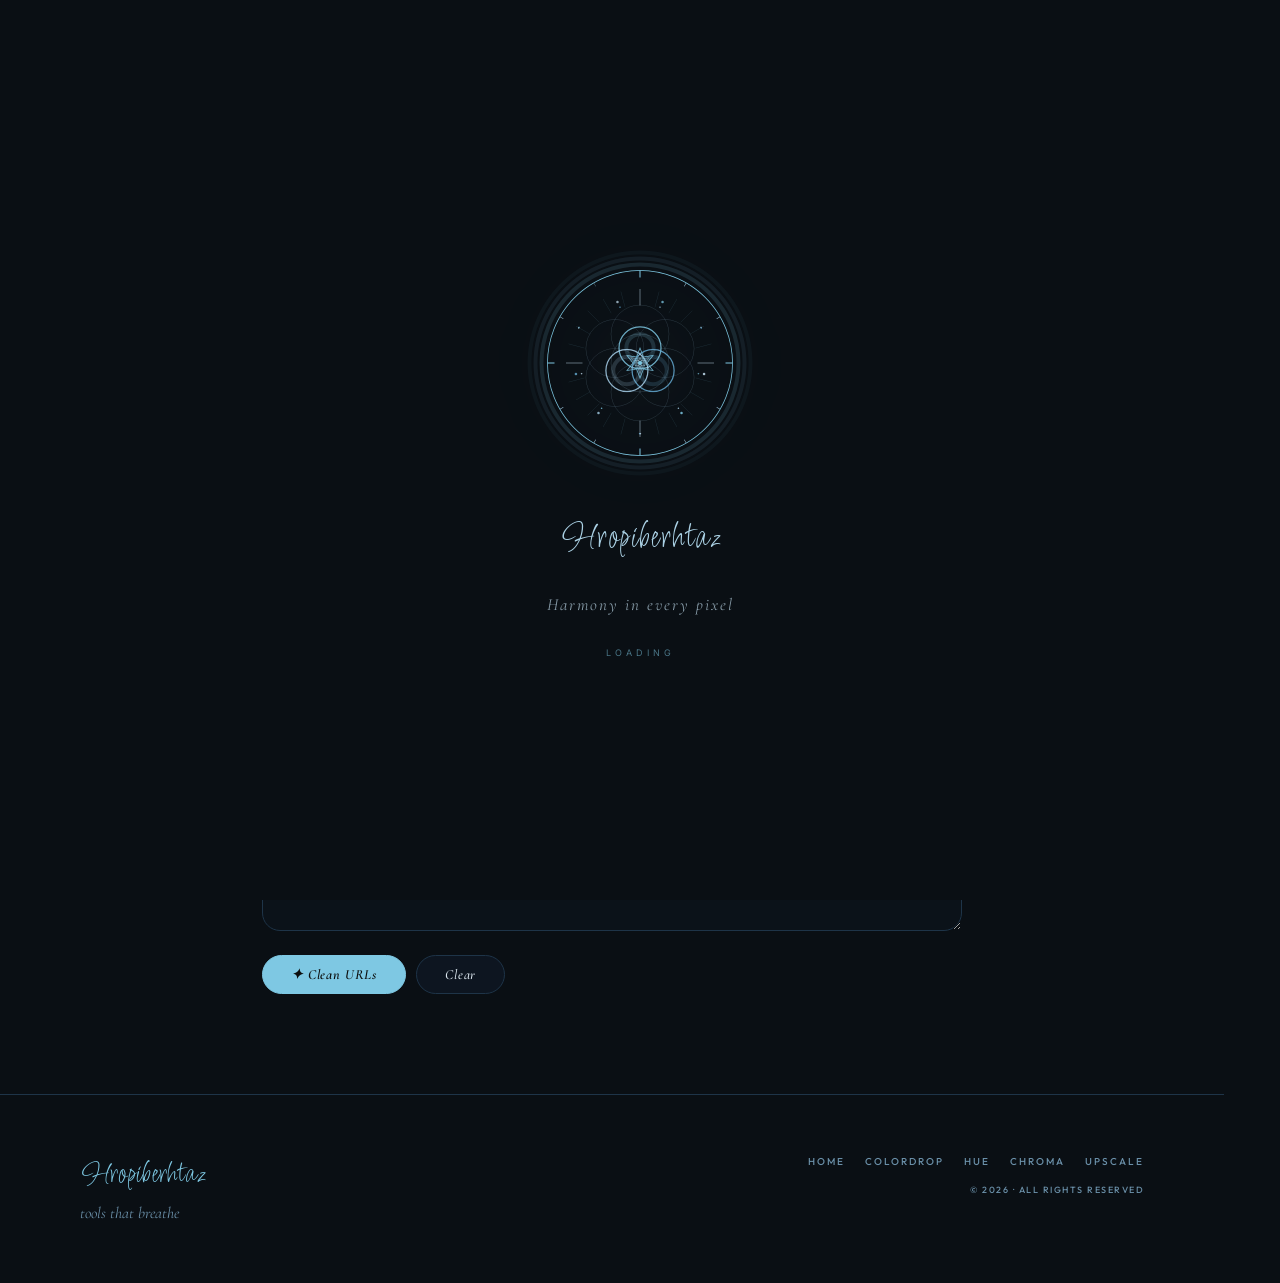
<file: urlclean.html>
<!DOCTYPE html>
<html lang="en">
<head>
<meta charset="UTF-8">
<meta name="viewport" content="width=device-width, initial-scale=1.0">
<title>URLClean — Hropiberhtaz</title>
<link href="https://fonts.googleapis.com/css2?family=Playfair+Display:ital,wght@0,400;0,700;0,900;1,400;1,700&family=DM+Sans:wght@300;400;500;600&family=JetBrains+Mono:wght@400;600&display=swap" rel="stylesheet">
<link rel="stylesheet" href="shared.css">
<style>
.uc-shell{position:relative;z-index:1;padding:0 80px 100px;display:flex;flex-direction:column;gap:20px;max-width:860px;margin:0 auto;}
.uc-input-wrap{position:relative;}
.uc-textarea{width:100%;min-height:120px;padding:18px 20px;background:var(--card);border:1px solid var(--border);border-radius:var(--radius-md);color:var(--text);font-family:'JetBrains Mono',monospace;font-size:13px;line-height:1.7;resize:vertical;outline:none;transition:border-color .2s,box-shadow .2s;caret-color:var(--accent);}
.uc-textarea:focus{border-color:var(--accent);box-shadow:0 0 0 3px rgba(168,196,144,.08);}
.uc-textarea::placeholder{color:var(--muted);opacity:.6;}
.uc-options-row{display:flex;flex-wrap:wrap;gap:10px;align-items:center;}
.uc-toggle{display:flex;align-items:center;gap:8px;padding:7px 14px;border:1px solid var(--border);border-radius:var(--radius-xl);background:var(--card);cursor:pointer;font-family:'JetBrains Mono',monospace;font-size:9px;letter-spacing:2px;text-transform:uppercase;color:var(--muted);transition:all .2s;user-select:none;}
.uc-toggle input{display:none;}
.uc-toggle.on{border-color:rgba(168,196,144,.35);background:rgba(168,196,144,.07);color:var(--accent);}
.uc-toggle-dot{width:8px;height:8px;border-radius:50%;background:var(--border);transition:background .2s,box-shadow .2s;flex-shrink:0;}
.uc-toggle.on .uc-toggle-dot{background:var(--accent);box-shadow:0 0 6px rgba(168,196,144,.5);}
.uc-actions{display:flex;gap:10px;flex-wrap:wrap;}
.uc-out-box{background:var(--card);border:1px solid var(--border);border-radius:var(--radius-md);overflow:hidden;display:none;}
.uc-out-box.has-result{display:block;}
.uc-out-header{display:flex;justify-content:space-between;align-items:center;padding:12px 20px;border-bottom:1px solid var(--border);background:var(--panel);}
.uc-out-label{font-family:'JetBrains Mono',monospace;font-size:8px;letter-spacing:3px;text-transform:uppercase;color:var(--muted);font-weight:600;}
.uc-out-actions{display:flex;gap:8px;}
.uc-out-textarea{width:100%;min-height:120px;padding:18px 20px;background:transparent;border:none;color:var(--text);font-family:'JetBrains Mono',monospace;font-size:13px;line-height:1.7;resize:vertical;outline:none;}
.uc-stats-row{display:flex;gap:20px;flex-wrap:wrap;padding:12px 20px;border-top:1px solid var(--border);background:var(--panel);}
.uc-stat{display:flex;flex-direction:column;gap:3px;}
.uc-stat-num{font-family:'Playfair Display',serif;font-size:20px;font-weight:700;color:var(--accent);letter-spacing:-1px;line-height:1;}
.uc-stat-lbl{font-family:'JetBrains Mono',monospace;font-size:8px;letter-spacing:2px;text-transform:uppercase;color:var(--muted);}
.uc-diff-row{display:flex;gap:8px;padding:0 20px 14px;background:var(--panel);align-items:center;flex-wrap:wrap;}
.uc-diff-chip{font-family:'JetBrains Mono',monospace;font-size:9px;padding:3px 10px;border-radius:var(--radius-xl);letter-spacing:1px;}
.uc-diff-chip.saved{background:rgba(168,196,144,.12);color:var(--accent);border:1px solid rgba(168,196,144,.25);}
.uc-diff-chip.same{background:rgba(106,138,114,.07);color:var(--muted);border:1px solid var(--border);}
.uc-preset-row{display:flex;gap:8px;flex-wrap:wrap;}
.uc-preset{padding:5px 13px;border:1px solid var(--border);border-radius:var(--radius-xl);background:var(--card);color:var(--muted);font-family:'JetBrains Mono',monospace;font-size:9px;letter-spacing:1.5px;text-transform:uppercase;cursor:pointer;transition:all .2s;}
.uc-preset:hover{border-color:var(--accent2);color:var(--accent2);}
.uc-section-label{font-family:'JetBrains Mono',monospace;font-size:8px;letter-spacing:3px;text-transform:uppercase;color:var(--muted);margin-bottom:8px;font-weight:600;}
@media(max-width:900px){.uc-shell{padding:0 24px 80px}}
</style>
<style>
/* Damn Nice trying to be safe approved :D */
#nav-dots{position:fixed;right:0;top:50%;transform:translateY(-50%);z-index:800;display:flex;flex-direction:column;gap:16px;align-items:center;padding:28px 14px;background:rgba(8,14,20,0.6);backdrop-filter:blur(20px);-webkit-backdrop-filter:blur(20px);border-left:1px solid var(--accent-8);border-radius:14px 0 0 14px;}
[data-theme="light"] #nav-dots{background:rgba(255,251,238,0.82);}
.nav-dot-item{position:relative;display:flex;align-items:center;justify-content:center;cursor:pointer;text-decoration:none;}
.nav-dot-glyph{font-size:18px;color:var(--accent-35);line-height:1;transition:color .25s,transform .25s,text-shadow .25s;display:block;}
.nav-dot-item:hover .nav-dot-glyph,.nav-dot-item.active .nav-dot-glyph{color:var(--accent);transform:scale(1.4);text-shadow:var(--accent-glow-sm);}
.nav-dot-item.active .nav-dot-glyph{animation:dotPulse 2.4s ease-in-out infinite;}
@keyframes dotPulse{0%,100%{text-shadow:var(--accent-glow-sm);opacity:1;}50%{text-shadow:var(--accent-glow-xl);opacity:.75;}}
.nav-dot-label{position:absolute;right:calc(100% + 20px);top:50%;transform:translateY(-50%) translateX(6px);font-family:'Cormorant Garamond',serif;font-size:17px;font-style:italic;font-weight:400;color:var(--text);white-space:nowrap;pointer-events:none;opacity:0;transition:opacity .22s,transform .22s;letter-spacing:.02em;background:var(--card);backdrop-filter:blur(12px);padding:6px 16px;border-radius:10px;border:1px solid var(--border);box-shadow:0 4px 24px rgba(0,0,0,.28);}
.nav-dot-item:hover .nav-dot-label{opacity:1;transform:translateY(-50%) translateX(0);}
@media(max-width:900px){#nav-dots{display:none;}}
</style>
</head>
<body>
<div id="scroll-prog"></div>
<div id="scan-line"></div>
<canvas id="wobbly-bg-thingy"></canvas>
<canvas id="floaty-dot-world"></canvas>
<canvas id="bg-yinyang"></canvas>
<div id="live-clock"></div>
<div id="keyboard-whisper"></div>
<div id="toasty-pop" class="toasty"></div>
<div id="file-loading-veil"><div class="veil-spinner"></div><div class="veil-msg" id="veil-msg-text">Opening…</div></div>

<div id="mobile-nav">
  <button id="mobile-nav-close">✕</button>
  <a href="index.html">Home</a>
  <a href="colordrop.html">ColorDrop</a>
  <a href="hue.html">HUE</a>
  <a href="chroma.html">Chroma</a>
  <a href="upscale.html">UpScale</a>
  <a href="urlclean.html">URLClean</a>
</div>

<header id="main-header">
  <a href="index.html" class="brand-scribble">Hropiberhtaz</a>
  <div class="nav-cluster">
    <button id="moonbeam-toggle" aria-label="Toggle light/dark theme" title="Toggle theme"><span id="moonbeam-icon" aria-hidden="true">☀</span></button>
  </div>
  <button id="ham-toggle">☰</button>
</header>

<!-- ── Right nav dots ── -->
<nav id="nav-dots" aria-label="Tool navigation">
  <a href="colordrop.html" class="nav-dot-item" aria-label="ColorDrop">
    <span class="nav-dot-glyph">✦</span>
    <span class="nav-dot-label">ColorDrop</span>
  </a>
  <a href="hue.html" class="nav-dot-item" aria-label="HUE Editor">
    <span class="nav-dot-glyph">✦</span>
    <span class="nav-dot-label">HUE Editor</span>
  </a>
  <a href="chroma.html" class="nav-dot-item" aria-label="Chroma Recolor">
    <span class="nav-dot-glyph">✦</span>
    <span class="nav-dot-label">Chroma Recolor</span>
  </a>
  <a href="upscale.html" class="nav-dot-item" aria-label="UpScale">
    <span class="nav-dot-glyph">✦</span>
    <span class="nav-dot-label">UpScale</span>
  </a>
  <a href="urlclean.html" class="nav-dot-item active" aria-label="URLClean">
    <span class="nav-dot-glyph">✦</span>
    <span class="nav-dot-label">URLClean</span>
  </a>
  <a href="colorharmonizer.html" class="nav-dot-item" aria-label="Color Harmonizer">
    <span class="nav-dot-glyph">✦</span>
    <span class="nav-dot-label">Color Harmonizer</span>
  </a>
  <a href="videochroma.html" class="nav-dot-item" aria-label="VideoChroma"><span class="nav-dot-glyph">✦</span><span class="nav-dot-label">VideoChroma</span></a>
</nav>


<div class="page-hero">
  <div class="page-eyebrow poppy-reveal"><span class="eyebrow-dot"></span>✦ 05 — Strip the noise</div>
  <h1 class="chunk-title page-title poppy-reveal delay-sprout-1">URL<em>Clean</em></h1>
  <p class="page-blurb poppy-reveal delay-sprout-2">Remove tracking parameters, UTM tags, affiliate tokens and other URL junk in one click. Paste one URL or a whole list — get back clean, shareable links instantly.</p>
  <div class="feature-tags poppy-reveal delay-sprout-3">
    <span class="ftag hot">UTM Removal</span><span class="ftag hot">Tracker Strip</span>
    <span class="ftag">Batch Mode</span><span class="ftag">Decode %20</span>
    <span class="ftag hot">Custom Params</span><span class="ftag">Diff Stats</span>
  </div>
</div>

<div class="uc-shell poppy-reveal delay-sprout-1">
  <div>
    <div class="uc-section-label">Cleaning Options</div>
    <div class="uc-options-row" id="uc-options">
      <label class="uc-toggle on" id="uc-t-utm"><input type="checkbox" checked> <span class="uc-toggle-dot"></span> UTM tags</label>
      <label class="uc-toggle on" id="uc-t-fbclid"><input type="checkbox" checked> <span class="uc-toggle-dot"></span> fbclid / gclid</label>
      <label class="uc-toggle on" id="uc-t-ref"><input type="checkbox" checked> <span class="uc-toggle-dot"></span> ref / referral</label>
      <label class="uc-toggle on" id="uc-t-aff"><input type="checkbox" checked> <span class="uc-toggle-dot"></span> affiliate tags</label>
      <label class="uc-toggle on" id="uc-t-mc"><input type="checkbox" checked> <span class="uc-toggle-dot"></span> mc_* (mailchimp)</label>
      <label class="uc-toggle on" id="uc-t-si"><input type="checkbox" checked> <span class="uc-toggle-dot"></span> si / igshid</label>
      <label class="uc-toggle" id="uc-t-decode"><input type="checkbox"> <span class="uc-toggle-dot"></span> decode %xx</label>
      <label class="uc-toggle" id="uc-t-sort"><input type="checkbox"> <span class="uc-toggle-dot"></span> sort params</label>
      <label class="uc-toggle" id="uc-t-trailing"><input type="checkbox"> <span class="uc-toggle-dot"></span> strip trailing /</label>
    </div>
  </div>
  <div>
    <div class="uc-section-label">Custom Params to Remove (comma-separated)</div>
    <input type="text" id="uc-custom" placeholder="e.g. source, campaign, promo_id" style="width:100%;padding:10px 16px;background:var(--card);border:1px solid var(--border);border-radius:var(--radius-md);color:var(--text);font-family:'JetBrains Mono',monospace;font-size:12px;outline:none;transition:border-color .2s;" onfocus="this.style.borderColor='var(--accent)'" onblur="this.style.borderColor='var(--border)'">
  </div>
  <div>
    <div class="uc-section-label">Quick Presets</div>
    <div class="uc-preset-row">
      <button class="uc-preset" data-preset="aggressive" style="border-color:rgba(200,176,96,.4);color:var(--gold);">Aggressive</button>
      <button class="uc-preset" data-preset="all">All trackers</button>
      <button class="uc-preset" data-preset="none">None</button>
      <button class="uc-preset" data-preset="utm">UTM only</button>
      <button class="uc-preset" data-preset="social">Social trackers</button>
      <button class="uc-preset" data-preset="email">Email trackers</button>
    </div>
  </div>
  <div class="uc-input-wrap">
    <div class="uc-section-label">Input — paste one URL or multiple (one per line)</div>
    <textarea class="uc-textarea" id="uc-input" placeholder="https://example.com/page?utm_source=newsletter&utm_medium=email&fbclid=abc123&#10;https://shop.example.com/product?ref=homepage&aff_id=42&sort=price"></textarea>
  </div>
  <div class="uc-actions">
    <button class="cozy-btn cozy-btn-filled squish-btn" id="uc-clean-btn">✦ Clean URLs</button>
    <button class="cozy-btn squish-btn" id="uc-clear-btn">Clear</button>
  </div>
  <div class="uc-out-box" id="uc-out-box">
    <div class="uc-out-header">
      <span class="uc-out-label">Cleaned Output</span>
      <div class="uc-out-actions">
        <button class="cozy-btn squish-btn" id="uc-copy-btn" style="padding:5px 14px;font-size:10px">Copy all</button>
        <button class="cozy-btn squish-btn" id="uc-dl-btn" style="padding:5px 14px;font-size:10px">↓ Save .txt</button>
      </div>
    </div>
    <textarea class="uc-out-textarea" id="uc-output" readonly></textarea>
    <div class="uc-stats-row" id="uc-stats-row">
      <div class="uc-stat"><div class="uc-stat-num" id="uc-s-urls">0</div><div class="uc-stat-lbl">URLs</div></div>
      <div class="uc-stat"><div class="uc-stat-num" id="uc-s-removed">0</div><div class="uc-stat-lbl">Params removed</div></div>
      <div class="uc-stat"><div class="uc-stat-num" id="uc-s-bytes">0</div><div class="uc-stat-lbl">Bytes saved</div></div>
      <div class="uc-stat"><div class="uc-stat-num" id="uc-s-clean">0</div><div class="uc-stat-lbl">Already clean</div></div>
    </div>
    <div class="uc-diff-row" id="uc-diff-row"></div>
  </div>
</div>

<footer class="footer-meadow">
  <div><div class="footer-brand">Hropiberhtaz</div><div class="footer-tagline">tools that breathe</div></div>
  <div class="footer-right">
    <div class="footer-links">
      <a href="index.html" class="footer-link">Home</a>
      <a href="colordrop.html" class="footer-link">ColorDrop</a>
      <a href="hue.html" class="footer-link">HUE</a>
      <a href="chroma.html" class="footer-link">Chroma</a>
      <a href="upscale.html" class="footer-link">UpScale</a>
    </div>
    <div class="footer-small">© 2026 · All rights reserved</div>
  </div>
</footer>

<button id="lofi-leaf">
  <div class="soundbars"><div class="soundbar"></div><div class="soundbar"></div><div class="soundbar"></div><div class="soundbar"></div></div>
  <span id="audio-label">lo-fi</span>
</button>

<script src="shared.js"></script>
<script>
(function(){
  const PARAM_SETS={utm:/^utm_/i,fbclid:/^(fbclid|gclid|gad_source|msclkid|dclid|twclid|ttclid|li_fat_id|igshid|reddit_cid)$/i,ref:/^(ref|referrer|referral|referer|source)$/i,aff:/^(aff|aff_id|affiliate|affid|partner|partner_id|tag|zanpid|yclid|srid|irclickid|impact_id|clickid|cid|click_id|clickId|tracking_id|trackingId|track_id|trackId|wickedid|affiliate_id|affiliateId)$/i,mc:/^(mc_|_ke$|__s$)/i,si:/^(si|igshid|__s|_hsenc|_hsmi|hsa_acc|hsa_cam|hsa_grp|hsa_ad|hsa_src|hsa_tgt|hsa_kw|hsa_mt|hsa_net|hsa_ver|hsCtaTracking|__hsfp|__hssc|__hstc)$/i};
  const AGGRESSIVE_PARAMS=new Set(['utm_source','utm_medium','utm_campaign','utm_term','utm_content','utm_id','utm_source_platform','utm_creative_format','utm_marketing_tactic','gclid','gclsrc','fbclid','msclkid','dclid','reddit_cid','twclid','li_fat_id','mc_cid','mc_eid','_ke','sb_referer_host','ref','referrer','referral','click_id','clickid','clickId','tracking_id','trackingId','track_id','trackId','source','pk_source','pk_medium','pk_campaign','pk_keyword','pk_content','mtm_source','mtm_medium','mtm_campaign','mtm_keyword','mtm_content','mtm_cid','mtm_group','mtm_placement','oly_anon_id','oly_enc_id','vero_conv','vero_id','yxm_campaign','adgroup_id','ad_id','adset_id','campaign_id','placement','device','matchtype','network','keyword','position','creative','targetid','affiliate_id','affiliateId','aff_id','partner','wickedid','_cid','_sid','hsCtaTracking','hsa_cam','hsa_grp','hsa_mt','hsa_src','hsa_ad','hsa_acc','hsa_net','hsa_kw','hsa_tgt','hsa_ver','__s','__hsfp','__hssc','__hstc','__utmz','__utma','__utmb','__utmc','__utmv','ga_client_id','_ga','_gac','_gl','sessionId','session_id','sid','phpsessid','jsessionid','aspsessionid','AWSALB','AWSALBCORS']);
  let aggressiveMode=false;
  function getToggles(){const on={};['utm','fbclid','ref','aff','mc','si'].forEach(k=>{const el=document.querySelector('#uc-t-'+k+' input');on[k]=el?el.checked:false;});return on;}
  function getCustomParams(){const raw=(document.getElementById('uc-custom').value||'').trim();if(!raw)return[];return raw.split(',').map(s=>s.trim().toLowerCase()).filter(Boolean);}
  function shouldRemove(param,toggles,customParams){const p=param.toLowerCase();if(aggressiveMode){if(AGGRESSIVE_PARAMS.has(param)||AGGRESSIVE_PARAMS.has(p))return true;if(/^utm_/i.test(param)||/^mc_/i.test(param)||/^mtm_/i.test(param)||/^pk_/i.test(param)||/^hsa_/i.test(param)||/^__/i.test(param))return true;}if(customParams.includes(p))return true;for(const k of Object.keys(toggles)){if(toggles[k]&&PARAM_SETS[k]&&PARAM_SETS[k].test(param))return true;}return false;}
  function cleanSingleUrl(raw,toggles,customParams,decode,sortParams,stripTrailing){raw=raw.trim();if(!raw)return{clean:'',removed:0,original:raw};let url;try{url=new URL(raw);}catch(e){try{url=new URL('https://'+raw);}catch(e2){return{clean:raw,removed:0,original:raw};}}const toDelete=[];url.searchParams.forEach((_,key)=>{if(shouldRemove(key,toggles,customParams))toDelete.push(key);});toDelete.forEach(k=>url.searchParams.delete(k));if(sortParams){const entries=[...url.searchParams.entries()].sort((a,b)=>a[0].localeCompare(b[0]));url.search='';entries.forEach(([k,v])=>url.searchParams.append(k,v));}let result=url.toString();if(decode){try{result=decodeURIComponent(result);}catch(e){}}if(stripTrailing)result=result.replace(/\/+$/,'');result=result.replace(/\?$/,'');return{clean:result,removed:toDelete.length,original:raw};}
  function runCleaner(){const input=document.getElementById('uc-input').value.trim();if(!input){alert('Paste at least one URL first.');return;}const toggles=getToggles(),customParams=getCustomParams(),decode=document.querySelector('#uc-t-decode input').checked,sortParams=document.querySelector('#uc-t-sort input').checked,stripTrailing=document.querySelector('#uc-t-trailing input').checked;const lines=input.split('\n').map(l=>l.trim()).filter(Boolean);const results=lines.map(l=>cleanSingleUrl(l,toggles,customParams,decode,sortParams,stripTrailing));const totalRemoved=results.reduce((s,r)=>s+r.removed,0),totalBytesSaved=results.reduce((s,r)=>s+Math.max(0,r.original.length-r.clean.length),0),alreadyClean=results.filter(r=>r.removed===0).length;document.getElementById('uc-output').value=results.map(r=>r.clean).join('\n');document.getElementById('uc-s-urls').textContent=results.length;document.getElementById('uc-s-removed').textContent=totalRemoved;document.getElementById('uc-s-bytes').textContent=totalBytesSaved;document.getElementById('uc-s-clean').textContent=alreadyClean;const diffRow=document.getElementById('uc-diff-row');diffRow.innerHTML='';results.forEach((r,i)=>{const chip=document.createElement('span');chip.className='uc-diff-chip '+(r.removed>0?'saved':'same');chip.textContent=r.removed>0?'−'+r.removed+' param'+(r.removed>1?'s':''):'clean';chip.title='URL '+(i+1)+': '+r.original;diffRow.appendChild(chip);});document.getElementById('uc-out-box').classList.add('has-result');document.getElementById('uc-out-box').scrollIntoView({behavior:'smooth',block:'nearest'});}
  document.getElementById('uc-clean-btn').addEventListener('click',runCleaner);
  document.getElementById('uc-clear-btn').addEventListener('click',function(){document.getElementById('uc-input').value='';document.getElementById('uc-output').value='';document.getElementById('uc-out-box').classList.remove('has-result');document.getElementById('uc-diff-row').innerHTML='';['uc-s-urls','uc-s-removed','uc-s-bytes','uc-s-clean'].forEach(id=>document.getElementById(id).textContent='0');});
  document.getElementById('uc-copy-btn').addEventListener('click',function(){const txt=document.getElementById('uc-output').value;navigator.clipboard.writeText(txt).then(()=>{const btn=document.getElementById('uc-copy-btn'),orig=btn.textContent;btn.textContent='✓ Copied!';btn.classList.add('done-copying');setTimeout(()=>{btn.textContent=orig;btn.classList.remove('done-copying');},1600);});});
  document.getElementById('uc-dl-btn').addEventListener('click',function(){const txt=document.getElementById('uc-output').value;if(!txt)return;const blob=new Blob([txt],{type:'text/plain'}),url=URL.createObjectURL(blob),a=document.createElement('a');a.href=url;a.download='cleaned-urls.txt';a.click();URL.revokeObjectURL(url);});
  document.querySelectorAll('.uc-toggle').forEach(label=>{label.addEventListener('click',function(){const cb=this.querySelector('input[type=checkbox]');cb.checked=!cb.checked;this.classList.toggle('on',cb.checked);aggressiveMode=false;document.querySelector('[data-preset="aggressive"]').style.background='';});});
  document.querySelectorAll('.uc-preset').forEach(btn=>{btn.addEventListener('click',function(){const preset=this.dataset.preset,allKeys=['utm','fbclid','ref','aff','mc','si'];aggressiveMode=false;document.querySelector('[data-preset="aggressive"]').style.background='';document.querySelector('[data-preset="aggressive"]').style.boxShadow='';if(preset==='aggressive'){aggressiveMode=true;allKeys.forEach(k=>{const label=document.getElementById('uc-t-'+k),cb=label.querySelector('input');cb.checked=true;label.classList.add('on');});this.style.background='rgba(200,176,96,0.13)';this.style.boxShadow='0 0 14px rgba(200,176,96,0.22)';document.getElementById('uc-custom').placeholder='Aggressive mode active — '+AGGRESSIVE_PARAMS.size+' tracking params targeted';return;}document.getElementById('uc-custom').placeholder='e.g. source, campaign, promo_id';let toEnable=[];if(preset==='all')toEnable=allKeys;if(preset==='none')toEnable=[];if(preset==='utm')toEnable=['utm'];if(preset==='social')toEnable=['fbclid','si','ref'];if(preset==='email')toEnable=['utm','mc'];allKeys.forEach(k=>{const label=document.getElementById('uc-t-'+k),cb=label.querySelector('input'),active=toEnable.includes(k);cb.checked=active;label.classList.toggle('on',active);});});});
  document.getElementById('uc-input').addEventListener('keydown',function(e){if((e.ctrlKey||e.metaKey)&&e.key==='Enter')runCleaner();});
})();
</script>
</body>
</html>
</file>
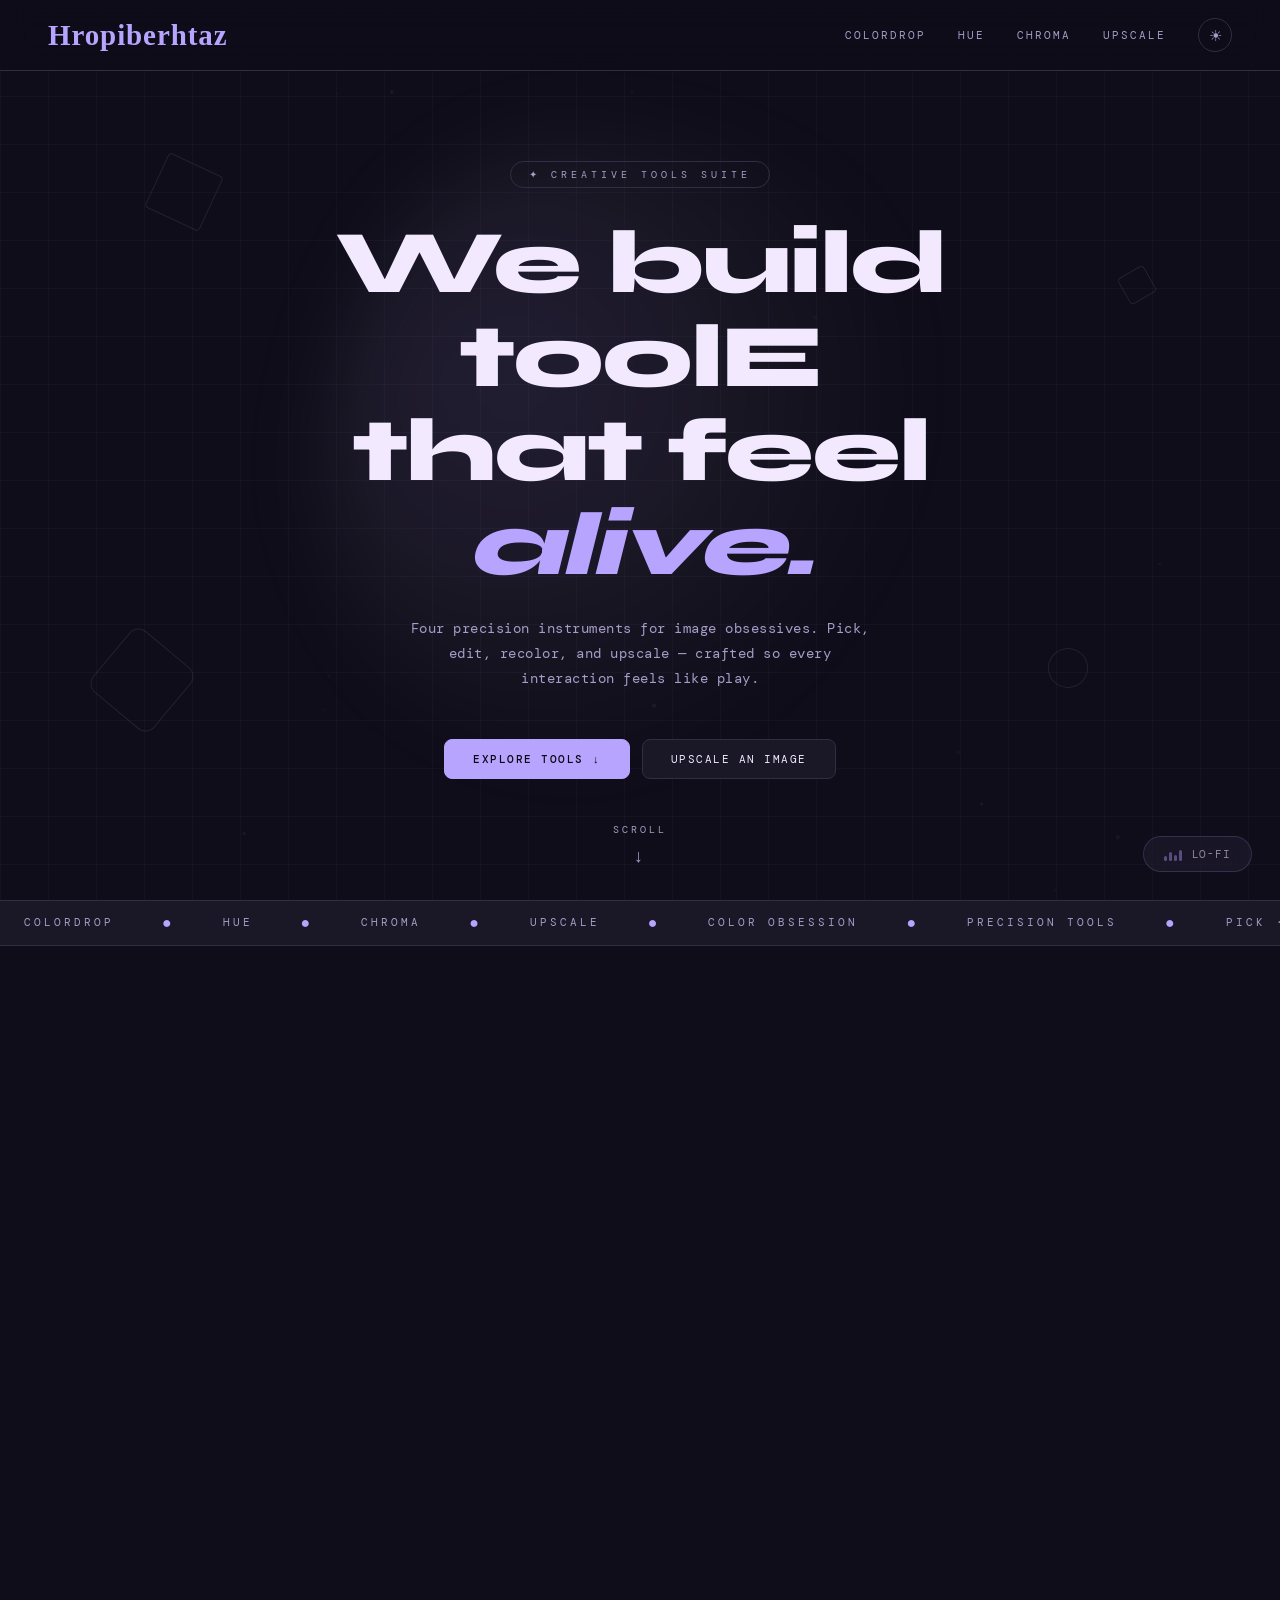
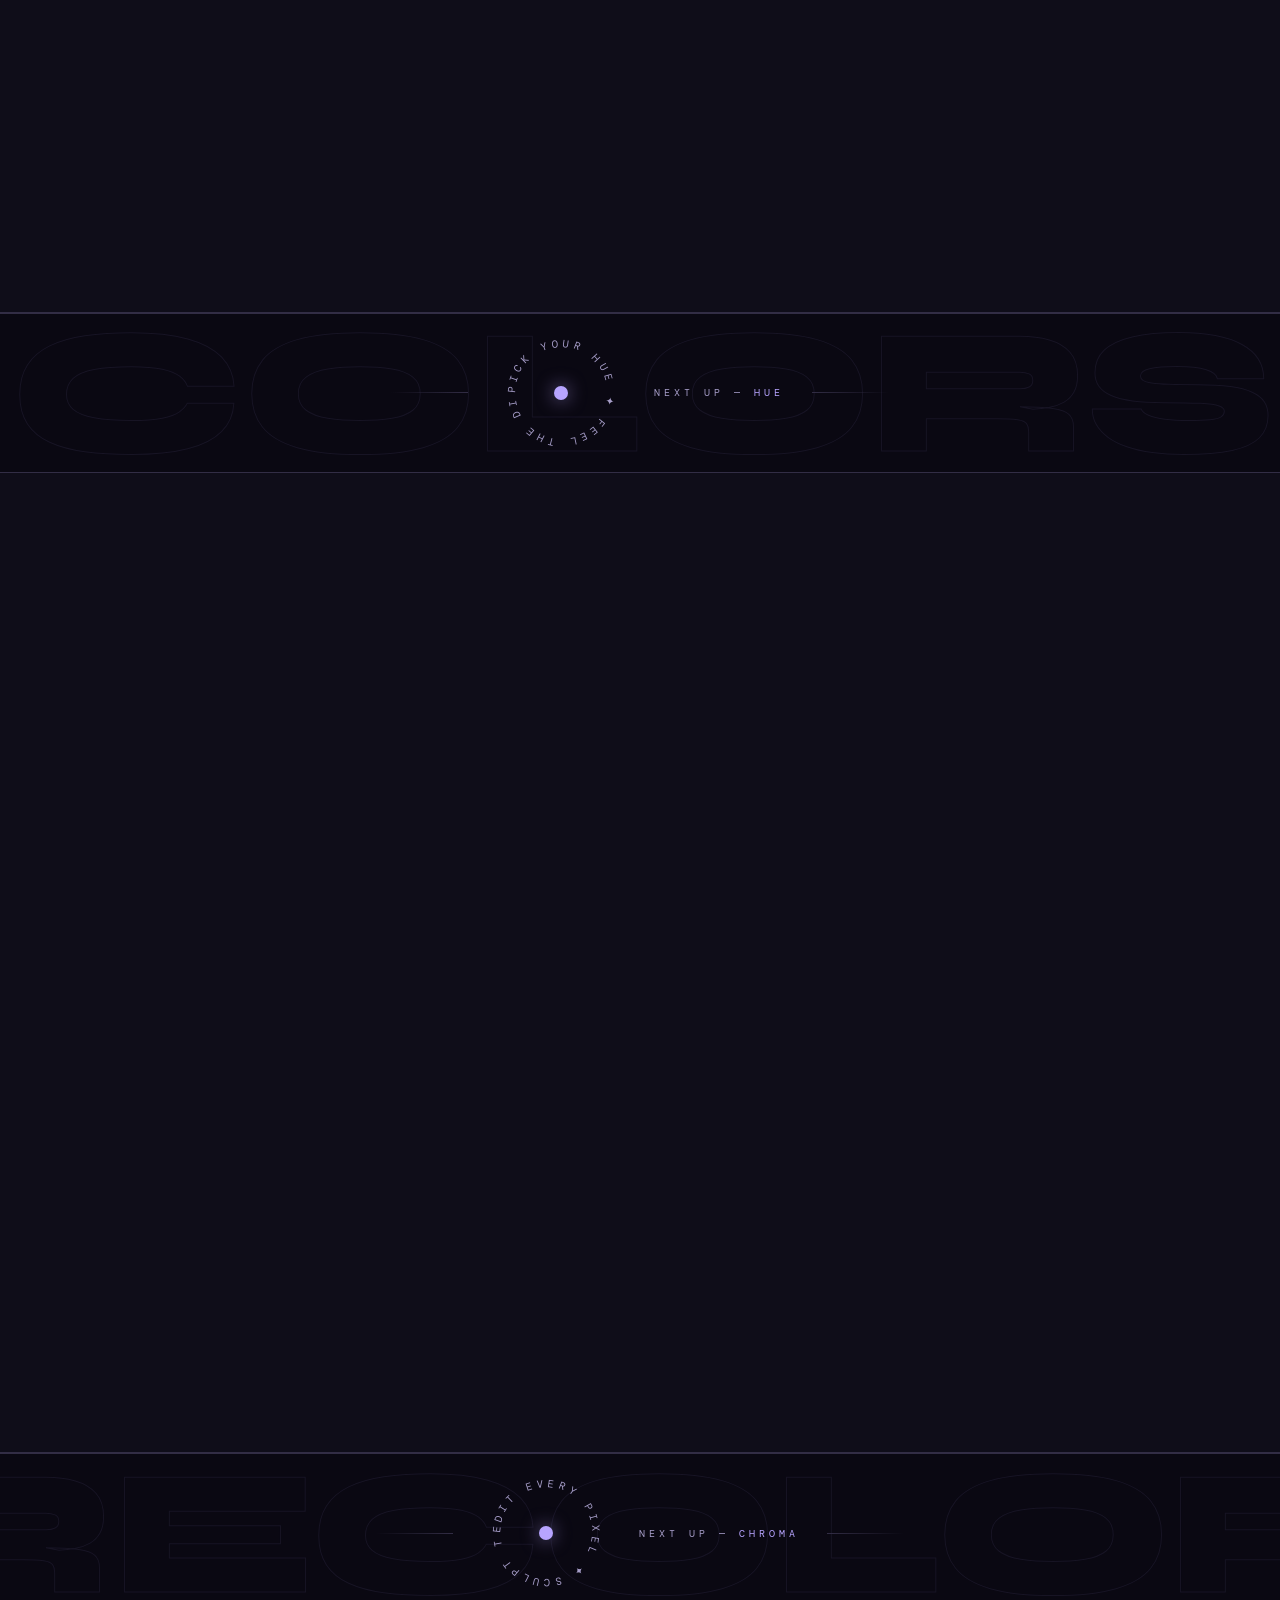
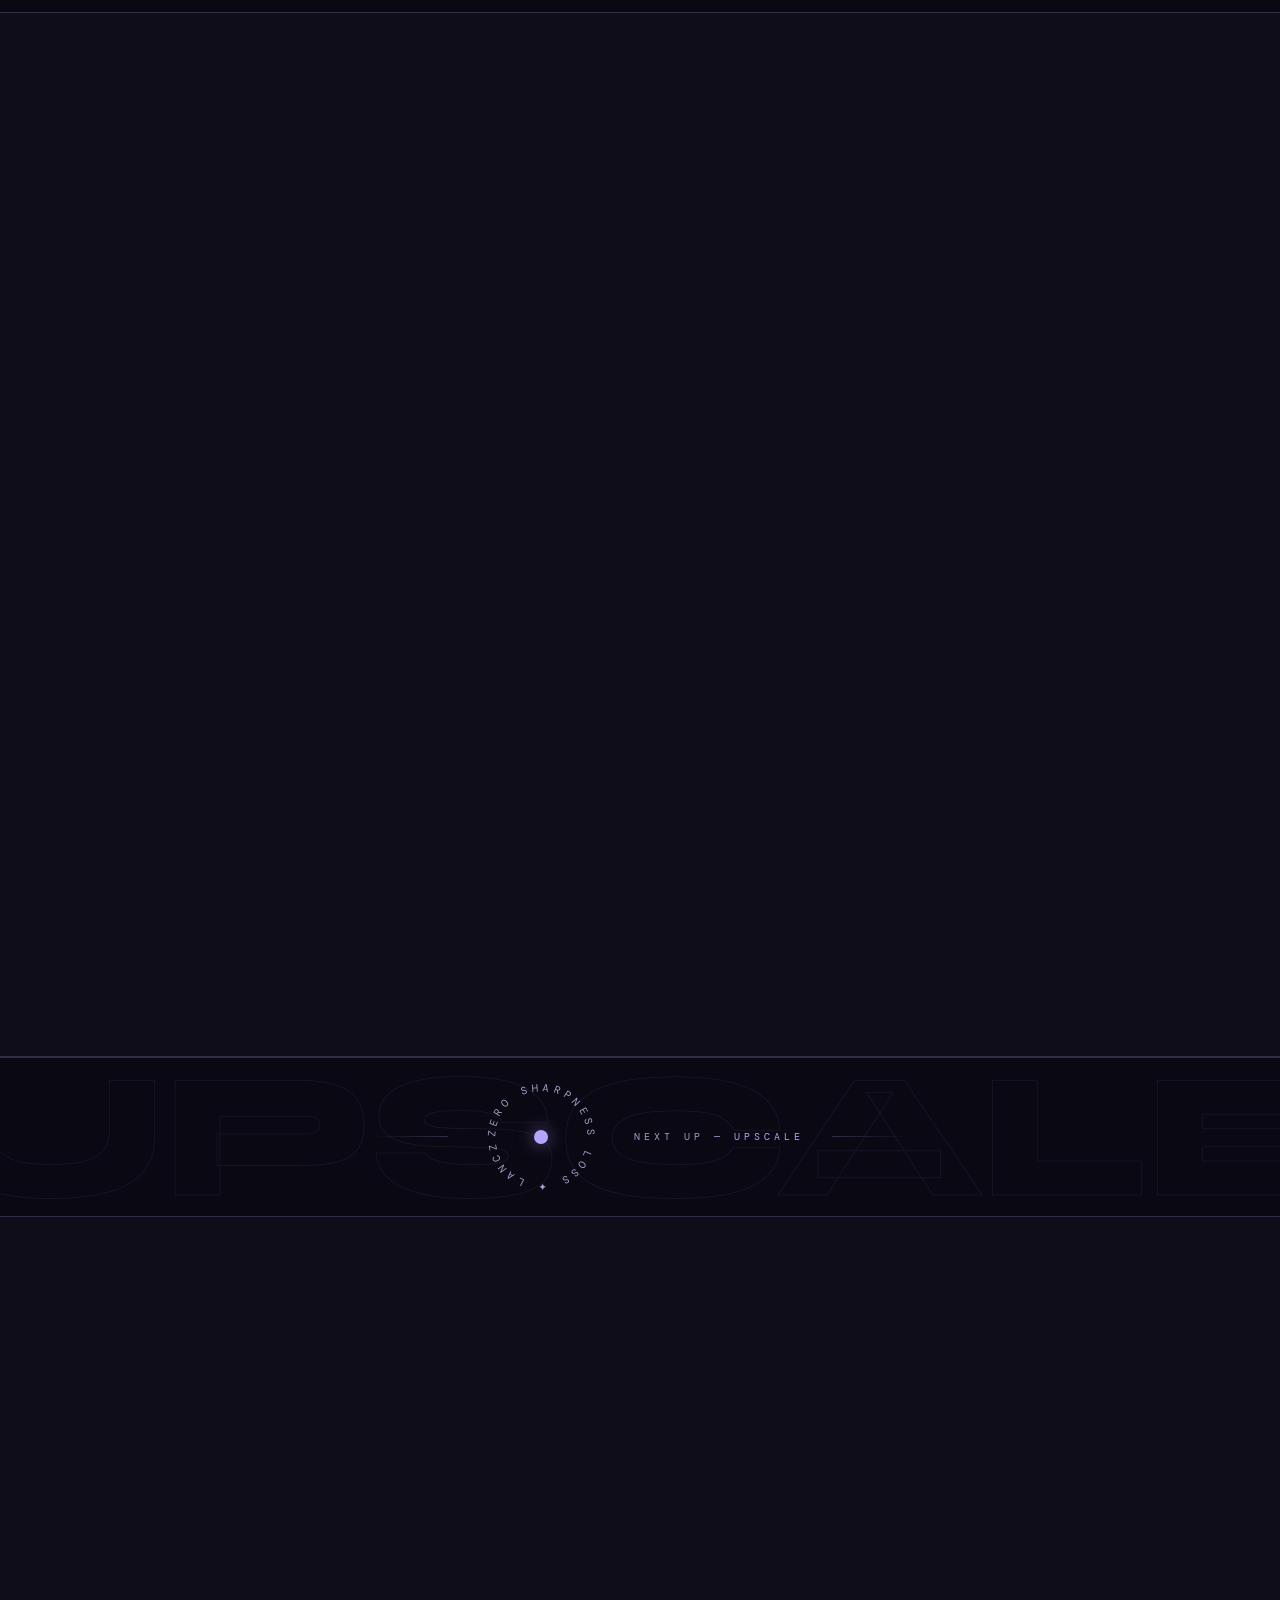
<file: Vector.html>
<!DOCTYPE html>
<html lang="en">
<head>
<meta charset="UTF-8">
<meta name="viewport" content="width=device-width, initial-scale=1.0">
<title>Hropiberhtaz — Tools that feel alive</title>
<link href="https://fonts.googleapis.com/css2?family=Syne:wght@400;700;800&family=DM+Mono:wght@300;400;500&display=swap" rel="stylesheet">
<style>
*,*::before,*::after{box-sizing:border-box;margin:0;padding:0}

:root{
  --bg:           #0F0D19;
  --surface:      #1A1726;
  --card:         #0A0812;
  --panel:        #06050C;
  --border:       #322D45;
  --accent:       #B7A4FF;
  --accent2:      #D0BDF2;
  --text:         #F2E9FF;
  --muted:        #A69DC8;
  --lavender:     #E0D2FF;
  --lavender-dim: #B09EE0;
  --sky:          #CAB9FF;
  --surface-dark: #1A1726;
  --header-bg:    rgba(15,13,25,0.92);
  --grid-color:   rgba(183,164,255,0.04);
  --audio-bg:     rgba(183,164,255,.06);
  --audio-border: rgba(183,164,255,.18);
  --audio-color:  rgba(242,233,255,.55);
  --dl-bg:        rgba(6,5,12,.90);
  --hint-bg:      rgba(15,13,25,.94);
  --checker-dark: #1A1726;
  --sat-left:     #231F31;
}

:root[data-theme="light"]{
  --bg:           #F0EAE0;
  --surface:      #FAFAFA;
  --card:         #FFFFFF;
  --panel:        #F5F0E8;
  --border:       #A89C90;
  --accent:       #2E7391;
  --accent2:      #3B8C4E;
  --text:         #201C28;
  --muted:        #635147;
  --lavender:     #4A8FAD;
  --lavender-dim: #2E7391;
  --sky:          #6AAFCD;
  --surface-dark: #D0C8BC;
  --header-bg:    rgba(240,234,224,0.95);
  --grid-color:   rgba(46,115,145,0.07);
  --audio-bg:     rgba(32,28,40,.05);
  --audio-border: rgba(32,28,40,.18);
  --audio-color:  rgba(32,28,40,.70);
  --dl-bg:        rgba(240,234,224,.95);
  --hint-bg:      rgba(250,250,250,.97);
  --checker-dark: #D0C8BC;
  --sat-left:     #C8BFB5;
}

html{scroll-behavior:smooth}
#bg-brush-canvas{
  position:fixed;
  inset:0;
  pointer-events:none;
  z-index:0;
}

.us-sharprow{display:flex;flex-wrap:wrap;gap:6px;margin-top:6px;align-items:center}
.us-sharpbtn{
  padding:5px 13px;border-radius:4px;border:1px solid var(--border);
  background:transparent;color:var(--muted);font-family:'DM Mono',monospace;
  font-size:11px;font-weight:500;cursor:pointer;letter-spacing:.04em;
  transition:border-color .18s,color .18s,background .18s;
}
.us-sharpbtn:hover{border-color:var(--accent);color:var(--text);}
.us-sharpbtn.on{
  border-color:var(--accent);color:var(--accent);
  background:rgba(183,164,255,.12);
}
.us-sharpcustom{
  display:flex;align-items:center;gap:4px;
  border:1px solid var(--border);border-radius:4px;
  padding:3px 8px;transition:border-color .18s;
  background:transparent;
}
.us-sharpcustom:focus-within{border-color:var(--accent);}
.us-sharpcustom-x{
  font-family:'DM Mono',monospace;font-size:11px;
  color:var(--muted);pointer-events:none;line-height:1;
}
.us-sharpinput{
  width:52px;background:transparent;border:none;outline:none;
  font-family:'DM Mono',monospace;font-size:11px;font-weight:500;
  color:var(--text);-moz-appearance:textfield;text-align:center;
}
.us-sharpinput::-webkit-inner-spin-button,
.us-sharpinput::-webkit-outer-spin-button{-webkit-appearance:none;margin:0}
.us-sharpinfo{
  margin-top:6px;font-size:10px;color:var(--muted);font-family:'DM Mono',monospace;
  letter-spacing:.04em;opacity:.8;
}

.btn-remove-img{
  border-color: rgba(255,80,80,.35);
  color: rgba(255,120,100,.8);
}
.btn-remove-img:hover{
  border-color: rgba(255,80,80,.7) !important;
  color: #ff6b6b !important;
  background: rgba(255,80,80,.08) !important;
}

#scroll-progress{
  position:fixed;top:0;left:0;height:2px;width:0%;
  background:linear-gradient(90deg,var(--accent),var(--accent2));
  z-index:10001;pointer-events:none;
  transition:width .08s linear;
}
#particle-canvas{
  position:fixed;inset:0;
  pointer-events:none;z-index:0;opacity:.5;
}

.reveal{opacity:0;transform:translateY(36px);transition:opacity .7s ease,transform .7s ease}
.reveal.visible{opacity:1;transform:translateY(0)}
.reveal-left{opacity:0;transform:translateX(-36px);transition:opacity .7s ease,transform .7s ease}
.reveal-left.visible{opacity:1;transform:translateX(0)}
.reveal-right{opacity:0;transform:translateX(36px);transition:opacity .7s ease,transform .7s ease}
.reveal-right.visible{opacity:1;transform:translateX(0)}
.reveal-scale{opacity:0;transform:scale(.94);transition:opacity .6s ease,transform .6s ease}
.reveal-scale.visible{opacity:1;transform:scale(1)}
.reveal-d1{transition-delay:.1s}
.reveal-d2{transition-delay:.18s}
.reveal-d3{transition-delay:.28s}
.reveal-d4{transition-delay:.38s}
.reveal-d5{transition-delay:.48s}

@keyframes headingPop{
  0%  {opacity:0;transform:translateY(28px) scale(.97);
       color:var(--lavender);
       text-shadow:0 0 32px rgba(183,164,255,.55),0 0 8px rgba(208,189,242,.30)}
  55% {opacity:1;transform:translateY(-4px) scale(1.012);
       color:var(--lavender);
       text-shadow:0 0 24px rgba(183,164,255,.40),0 0 6px rgba(208,189,242,.20)}
  100%{opacity:1;transform:translateY(0) scale(1);
       color:var(--text);
       text-shadow:none}
}

.hero-title,.section-title{
  opacity:0;
}
.hero-title.visible,.section-title.visible{
  animation:headingPop .85s cubic-bezier(.22,1,.36,1) forwards;
}
.reveal-d1 .hero-title,.reveal-d1 .section-title{animation-delay:.1s}
.reveal-d2 .hero-title,.reveal-d2 .section-title{animation-delay:.18s}

.hero-title.anim-done,
.section-title.anim-done {
  animation: none;
  opacity: 1;
  transform: translateY(0) scale(1);
  color: var(--text);
  text-shadow: none;
  cursor: default;
  will-change: transform, color, text-shadow;
  transition:
    transform    .5s cubic-bezier(.25,.46,.45,.94),
    color        .45s ease,
    text-shadow  .45s ease;
}
.hero-title.anim-done:hover,
.section-title.anim-done:hover {
  transform: scale(1.04) translateY(-4px);
  color: var(--lavender);
  text-shadow:
    0 0 48px rgba(183,164,255,.45),
    0 0 16px rgba(208,189,242,.25);
}
.hero-title.anim-done em,
.section-title.anim-done em {
  display: inline-block;
  transition:
    color       .45s ease,
    text-shadow .45s ease;
}
.hero-title.anim-done:hover em,
.section-title.anim-done:hover em {
  color: var(--accent);
  text-shadow: 0 0 32px rgba(183,164,255,.55);
}

.btn{position:relative;overflow:hidden}
.ripple-wave{
  position:absolute;border-radius:50%;
  background:rgba(255,255,255,.2);
  transform:scale(0);
  animation:rippleAnim .5s linear forwards;
  pointer-events:none;
}
@keyframes rippleAnim{to{transform:scale(4);opacity:0}}

#shortcut-hint{
  position:fixed;bottom:28px;left:28px;z-index:8000;
  background:var(--hint-bg);
  border:1px solid var(--border);
  border-radius:8px;
  padding:9px 16px;
  font-size:10px;letter-spacing:1.5px;text-transform:uppercase;
  color:var(--muted);backdrop-filter:blur(12px);
  pointer-events:none;opacity:0;transform:translateY(6px);
  transition:opacity .3s,transform .3s;
}
#shortcut-hint.show{opacity:1;transform:translateY(0)}

.picker-widget{border-radius:14px !important}
.picker-preview-row{border-radius:10px !important}
.sv-canvas-wrap{border-radius:8px !important}
.hue-wrap{border-radius:6px !important}
.alpha-wrap{border-radius:6px !important}
.rgb-cell{border-radius:6px !important}

#hueeditor .editor-shell{border-radius:14px !important;overflow:hidden}
.editor-canvas-area{border-radius:0}
.drop-zone{border-radius:10px !important}
.editor-panel{border-radius:0}
.panel-section{border-radius:0}
.preset-btn{border-radius:8px !important}

.card{border-radius:14px !important}
.toggle-group{border-radius:8px !important}
.toggle-btn{border-radius:5px !important}
.slider-badge{border-radius:6px !important}
.swatch{border-radius:8px !important}
.upload-zone{border-radius:12px !important}
.canvas-panel-r{border-radius:14px !important}
#recolorCanvas{border-radius:8px !important}

.btn{border-radius:8px !important}
.hero-label{border-radius:24px !important}
.toast{border-radius:8px !important}
#audio-toggle{border-radius:50px !important}
#next-tool-btn{border-radius:50px !important}

body{
  font-family:'DM Mono',monospace;
  background:var(--bg);
  color:var(--text);
  min-height:100vh;
  overflow-x:hidden;
}

body::before{
  content:'';
  position:fixed;
  inset:0;
  background-image:
    linear-gradient(var(--grid-color) 1px,transparent 1px),
    linear-gradient(90deg,var(--grid-color) 1px,transparent 1px);
  background-size:48px 48px;
  pointer-events:none;
  z-index:0;
}

header{
  position:fixed;
  top:0;left:0;right:0;
  z-index:1000;
  padding:18px 48px;
  display:flex;align-items:center;justify-content:space-between;
  background:var(--header-bg);
  backdrop-filter:blur(16px);
  border-bottom:1px solid var(--border);
}

.logo{
  font-family:'Vivaldi','Great Vibes',serif;
  font-size:29px;
  font-weight: 600;
  color:var(--accent);
  letter-spacing:.9px;
  text-decoration:none;
}

nav{display:flex;gap:32px;align-items:center}
nav a{
  font-size:11px;
  letter-spacing:2px;
  text-transform:uppercase;
  color:var(--muted);
  text-decoration:none;
  transition:color .2s;
}
nav a:hover{color:var(--text)}

#hero{
  position:relative;
  z-index:1;
  min-height:100vh;
  display:flex;flex-direction:column;
  align-items:center;justify-content:center;
  text-align:center;
  padding:100px 40px 60px;
}

.hero-label{
  font-size:10px;
  letter-spacing:4px;
  text-transform:uppercase;
  color:var(--muted);
  margin-bottom:28px;
  border:1px solid var(--border);
  padding:6px 18px;
  border-radius:20px;
}

.hero-title{
  font-family:'Syne',sans-serif;
  font-size:clamp(42px,7vw,96px);
  font-weight:800;
  line-height:1.05;
  letter-spacing:-2px;
  margin-bottom:24px;
  max-width:900px;
}

.hero-title em{
  font-style:italic;
  color:var(--accent);
}

.hero-sub{
  font-size:14px;
  color:var(--muted);
  max-width:480px;
  line-height:1.8;
  letter-spacing:.5px;
  margin-bottom:48px;
}

.hero-cta{
  display:flex;gap:12px;
}

.btn{
  font-family:'DM Mono',monospace;
  font-size:11px;
  letter-spacing:1.5px;
  text-transform:uppercase;
  padding:12px 28px;
  border:1px solid var(--border);
  background:var(--surface);
  color:var(--text);
  cursor:pointer;
  border-radius:2px;
  transition:all .2s;
  text-decoration:none;
  display:inline-flex;align-items:center;gap:8px;
}

.btn:hover{border-color:var(--accent);color:var(--accent)}

.btn-accent{
  background:var(--accent);
  color:#0A0812;
  border-color:var(--accent);
  font-weight:500;
}
.btn-accent:hover{background:#D5C2FF;border-color:#D5C2FF;color:#0A0812}

.scroll-hint{
  position:absolute;
  bottom:32px;
  left:50%;
  transform:translateX(-50%);
  display:flex;flex-direction:column;align-items:center;gap:8px;
  font-size:10px;letter-spacing:3px;text-transform:uppercase;color:var(--muted);
  animation:bounce 2s ease-in-out infinite;
}

@keyframes bounce{0%,100%{transform:translateX(-50%) translateY(0)}50%{transform:translateX(-50%) translateY(6px)}}

.marquee-wrap{
  position:relative;z-index:1;
  overflow:hidden;
  border-top:1px solid var(--border);
  border-bottom:1px solid var(--border);
  padding:14px 0;
  background:var(--surface);
}

.marquee-track{
  display:flex;
  white-space:nowrap;
  animation:marquee 22s linear infinite;
}

.marquee-track span{
  font-size:11px;
  letter-spacing:3px;
  text-transform:uppercase;
  color:var(--muted);
  padding:0 24px;
}

.marquee-track span.dot{color:var(--accent);font-size:16px;line-height:1}

@keyframes marquee{0%{transform:translateX(0)}100%{transform:translateX(-50%)}}

.tool-section{
  position:relative;z-index:1;
  padding:100px 48px;
  border-bottom:1px solid var(--border);
}

.section-head{
  display:flex;flex-direction:column;
  gap:12px;
  margin-bottom:56px;
}

.section-num{
  font-size:10px;
  letter-spacing:4px;
  text-transform:uppercase;
  color:var(--muted);
  display:flex;align-items:center;gap:12px;
}

.section-num::after{
  content:'';
  flex:1;max-width:80px;
  height:1px;
  background:var(--border);
}

.section-icon{color:var(--accent);margin-right:4px}

.section-title{
  font-family:'Syne',sans-serif;
  font-size:clamp(32px,5vw,64px);
  font-weight:800;
  letter-spacing:-1.5px;
  line-height:1.1;
}

.section-title em{font-style:italic;color:var(--accent)}

.section-desc{
  font-size:13px;
  color:var(--muted);
  max-width:520px;
  line-height:1.8;
  letter-spacing:.3px;
}

#colorpicker .picker-shell{
  display:flex;
  gap:32px;
  align-items:flex-start;
  flex-wrap:wrap;
}

.picker-info{
  flex:1;
  min-width:280px;
  max-width:380px;
}

.features-list{
  margin-top:32px;
  display:flex;flex-direction:column;gap:14px;
}

.feature-item{
  display:flex;align-items:flex-start;gap:12px;
  font-size:12px;
  color:var(--muted);
  line-height:1.6;
}

.feature-item::before{
  content:'✦';
  color:var(--accent2);
  flex-shrink:0;
  margin-top:1px;
}

.picker-widget{
  flex:0 0 auto;
  background:var(--surface);
  border:1px solid var(--border);
  border-radius:2px;
  padding:28px;
  width:400px;
  max-width:100%;
}

.picker-preview-row{
  display:flex;
  align-items:center;
  gap:16px;
  margin-bottom:20px;
  padding:16px;
  background:var(--card);
  border:1px solid var(--border);
  border-radius:2px;
}

.color-swatch-big{
  width:64px;height:64px;
  border-radius:4px;
  border:1px solid var(--border);
  flex-shrink:0;
  position:relative;
  overflow:hidden;
}

.color-swatch-big .checker-bg{
  position:absolute;inset:0;
  background-image:
    linear-gradient(45deg,var(--checker-dark) 25%,transparent 25%),
    linear-gradient(-45deg,var(--checker-dark) 25%,transparent 25%),
    linear-gradient(45deg,transparent 75%,var(--checker-dark) 75%),
    linear-gradient(-45deg,transparent 75%,var(--checker-dark) 75%);
  background-size:12px 12px;
  background-position:0 0,0 6px,6px -6px,-6px 0;
}

.color-swatch-big .color-fill{
  position:absolute;inset:0;
}

.color-info{flex:1;min-width:0;overflow:hidden}

.color-hex-display{
  font-family:'DM Mono',monospace;
  font-size:22px;
  font-weight:500;
  color:var(--text);
  cursor:text;
  transition:color .2s;
  letter-spacing:1px;
  white-space:nowrap;
  overflow:hidden;
  text-overflow:ellipsis;
}

.color-rgba-display{
  font-size:9px;
  letter-spacing:.8px;
  color:var(--muted);
  margin-top:4px;
  white-space:nowrap;
  overflow:hidden;
  text-overflow:ellipsis;
  max-width:100%;
}

@keyframes swatchPop{
  0%  {transform:scale(0) rotate(-15deg);opacity:0}
  60% {transform:scale(1.18) rotate(3deg);opacity:1}
  80% {transform:scale(.93) rotate(-1deg)}
  100%{transform:scale(1) rotate(0deg);opacity:1}
}
@keyframes swatchPulse{
  0%,100%{box-shadow:0 0 0 0 rgba(183,164,255,0)}
  50%{box-shadow:0 0 0 6px rgba(183,164,255,.25)}
}
.swatch.entering{
  animation:swatchPop .38s cubic-bezier(.34,1.56,.64,1) forwards;
}
.swatch.pulse{
  animation:swatchPulse .6s ease-out;
}

.copy-btn{
  background:none;
  border:none;
  cursor:pointer;
  padding:6px;
  color:var(--muted);
  transition:color .2s;
  flex-shrink:0;
}
.copy-btn:hover{color:var(--accent)}
.copy-btn.copied{color:var(--accent2)}

.sv-canvas-wrap{
  position:relative;
  border-radius:2px;
  overflow:hidden;
  margin-bottom:14px;
  cursor:crosshair;
}

#svCanvas{width:100%;height:200px;display:block}

.sv-cursor{
  position:absolute;
  width:18px;height:18px;
  border:3px solid white;
  border-radius:50%;
  transform:translate(-50%,-50%);
  box-shadow:0 2px 6px rgba(0,0,0,.5);
  pointer-events:none;
}

.sliders-row{display:flex;gap:12px;margin-bottom:14px}

.hue-wrap,.alpha-wrap{
  position:relative;
  border-radius:2px;
  overflow:hidden;
  cursor:pointer;
}

.hue-wrap{flex:1;height:24px}
.alpha-wrap{width:24px;height:200px;display:none;}

#hueCanvas{width:100%;height:100%;display:block}
#alphaCanvas{width:100%;height:100%;display:block}

.hue-indicator{
  position:absolute;
  top:50%;left:0;
  width:3px;height:100%;
  background:rgba(100,100,100,.9);
  transform:translate(-50%,-50%);
  pointer-events:none;
  box-shadow:0 0 4px rgba(0,0,0,.5);
}

.alpha-indicator{
  position:absolute;
  left:50%;top:0;
  width:100%;height:3px;
  background:rgba(100,100,100,.9);
  transform:translate(-50%,-50%);
  pointer-events:none;
}

.rgb-grid{
  display:grid;
  grid-template-columns:repeat(4,1fr);
  gap:8px;
  margin-top:14px;
}

.rgb-cell{
  background:var(--card);
  border:1px solid var(--border);
  padding:8px 6px;
  text-align:center;
}

.rgb-cell-label{
  font-size:9px;
  letter-spacing:2px;
  text-transform:uppercase;
  margin-bottom:4px;
}

.rgb-cell-val{
  font-size:14px;
  font-weight:500;
  color:var(--text);
}

.rgba-input-row{
  display:grid;
  grid-template-columns:repeat(4,1fr);
  gap:6px;
  margin-top:10px;
}
.rgba-input-cell{
  display:flex;flex-direction:column;gap:4px;
  background:var(--card);
  border:1px solid var(--border);
  border-radius:6px;
  padding:6px 5px;
  text-align:center;
}
.rgba-input-cell label{
  font-size:9px;letter-spacing:2px;text-transform:uppercase;color:var(--muted);
}
.rgba-input-cell input[type=number]{
  width:100%;background:none;border:none;outline:none;
  font-family:'DM Mono',monospace;font-size:13px;font-weight:500;
  color:var(--text);text-align:center;
  -moz-appearance:textfield;
  cursor:text !important;
}
.rgba-input-cell input[type=number]::-webkit-inner-spin-button,
.rgba-input-cell input[type=number]::-webkit-outer-spin-button{-webkit-appearance:none}
.rgba-input-cell:focus-within{border-color:var(--accent)}

.rgba-copy-btn{
  margin-top:10px;width:100%;
  font-family:'DM Mono',monospace;font-size:10px;
  letter-spacing:1.5px;text-transform:uppercase;
  padding:9px;border-radius:8px;
  border:1px solid var(--border);
  background:var(--card);color:var(--muted);
  cursor:pointer;transition:all .2s;
  display:flex;align-items:center;justify-content:center;gap:8px;
}
.rgba-copy-btn:hover{border-color:var(--accent);color:var(--accent)}
.rgba-copy-btn.copied{border-color:var(--accent2);color:var(--accent2)}

#hueeditor .editor-shell{
  display:grid;
  grid-template-columns:1fr 300px;
  gap:0;
  border:1px solid var(--border);
  min-height:520px;
}

.editor-canvas-area{
  display:flex;
  flex-direction:column;
  align-items:center;
  justify-content:center;
  padding:32px;
  background:var(--surface);
  position:relative;
  overflow:hidden;
}

.drop-zone{
  width:100%;
  max-width:640px;
  aspect-ratio:4/3;
  border:2px dashed var(--border);
  display:flex;flex-direction:column;
  align-items:center;justify-content:center;
  cursor:pointer;
  transition:all .3s;
  position:relative;
  overflow:hidden;
  background:var(--card);
}

.drop-zone:hover,.drop-zone.drag-over{
  border-color:var(--accent);
  background:rgba(183,164,255,0.05);
}

.drop-zone.has-image{border-style:solid;border-color:var(--border)}

.drop-icon{font-size:42px;margin-bottom:14px;opacity:.3;color:var(--accent)}
.drop-text{font-family:'Syne',sans-serif;font-size:16px;font-weight:700;color:var(--muted);margin-bottom:6px}
.drop-sub{font-size:10px;color:var(--muted);opacity:.5;letter-spacing:1.5px;text-transform:uppercase}

#editorCanvas{position:absolute;inset:0;width:100%;height:100%;object-fit:contain;display:none}

.canvas-overlay-btns{
  position:absolute;bottom:12px;right:12px;
  display:none;gap:8px;
}
.canvas-overlay-btns.visible{display:flex}

.editor-panel{
  background:var(--panel);
  border-left:1px solid var(--border);
  display:flex;flex-direction:column;
  overflow-y:auto;
}

.panel-section{
  padding:20px;
  border-bottom:1px solid var(--border);
}

.panel-label{
  font-size:9px;letter-spacing:3px;text-transform:uppercase;color:var(--muted);
  margin-bottom:18px;
}

.slider-row{
  display:flex;flex-direction:column;gap:6px;
  margin-bottom:16px;
}

.slider-header{display:flex;justify-content:space-between;align-items:center}
.slider-name{font-size:11px;color:var(--text);letter-spacing:.3px}
.slider-val{font-size:11px;color:var(--accent);min-width:40px;text-align:right}

input[type="range"]{
  -webkit-appearance:none;
  width:100%;height:2px;
  background:var(--border);
  border-radius:0;outline:none;cursor:pointer;
}

input[type="range"]::-webkit-slider-thumb{
  -webkit-appearance:none;
  width:13px;height:13px;
  background:var(--accent);
  border-radius:50%;
  cursor:pointer;
  transition:transform .1s;
}

input[type="range"]::-webkit-slider-thumb:hover{transform:scale(1.3)}

#e-hue-slider{background:linear-gradient(to right,#ff0000,#ffff00,#00ff00,#00ffff,#0000ff,#ff00ff,#ff0000)}
#e-sat-slider{background:linear-gradient(to right,var(--sat-left),#B7A4FF)}
#e-bright-slider{background:linear-gradient(to right,#000,#fff)}
#e-contrast-slider{background:linear-gradient(to right,#888,#fff)}

.presets-grid{display:grid;grid-template-columns:1fr 1fr;gap:6px}

.preset-btn{
  padding:8px 10px;
  border:1px solid var(--border);
  border-radius:2px;
  cursor:pointer;
  background:transparent;
  transition:all .2s;
  display:flex;flex-direction:column;gap:4px;
  text-align:left;
}

.preset-btn:hover{border-color:var(--accent)}
.preset-btn.active{border-color:var(--accent);background:rgba(183,164,255,.07)}

.preset-name{font-size:10px;color:var(--text);letter-spacing:.3px;font-family:'DM Mono',monospace}
.preset-dots{display:flex;gap:3px}
.preset-dot{width:9px;height:9px;border-radius:50%}

.panel-export{padding:20px;margin-top:auto}
.btn-full{width:100%;padding:12px;font-size:11px;letter-spacing:1.5px;margin-bottom:8px;text-align:center;display:block}
.export-row{display:flex;gap:6px}
.export-row .btn{flex:1;text-align:center;font-size:10px;padding:8px 4px}

.reset-small{
  font-size:9px;color:var(--muted);background:none;border:none;
  cursor:pointer;letter-spacing:1px;text-transform:uppercase;
  padding:4px 0;transition:color .2s;font-family:'DM Mono',monospace;
}
.reset-small:hover{color:var(--accent2)}

.no-image-state{
  padding:24px;display:flex;flex-direction:column;
  align-items:center;justify-content:center;
  height:100%;text-align:center;opacity:.35;
}

.no-image-state p{font-size:11px;color:var(--muted);line-height:1.7}

.editor-panel::-webkit-scrollbar{width:3px}
.editor-panel::-webkit-scrollbar-track{background:var(--panel)}
.editor-panel::-webkit-scrollbar-thumb{background:var(--border)}

#recolor .recolor-shell{
  display:flex;flex-direction:column;gap:24px;
}

.card{
  background:var(--surface);
  border:1px solid var(--border);
  border-radius:2px;
  padding:24px 28px;
}

.card-label{
  font-size:9px;letter-spacing:3px;text-transform:uppercase;
  color:var(--muted);margin-bottom:20px;
}

.control-row{
  display:flex;flex-wrap:wrap;gap:20px 32px;
  align-items:center;
  margin-bottom:20px;
}
.control-row:last-child{margin-bottom:0}

.control-group{display:flex;flex-direction:column;gap:8px}
.control-label{font-size:9px;letter-spacing:2px;text-transform:uppercase;color:var(--muted)}

.toggle-group{
  display:flex;gap:4px;
  background:var(--card);
  padding:4px;
  border:1px solid var(--border);
  border-radius:2px;
}

.toggle-btn{
  background:transparent;border:none;
  color:var(--muted);
  font-size:10px;letter-spacing:1px;text-transform:uppercase;
  padding:5px 14px;
  cursor:pointer;transition:all .15s;
  font-family:'DM Mono',monospace;
  border-radius:1px;
}

.toggle-btn.active{background:var(--accent);color:#0A0812}

.slider-container{
  display:flex;align-items:center;gap:12px;
  min-width:220px;
}

.slider-container input[type="range"]{width:160px;height:2px}

.slider-badge{
  font-size:11px;font-weight:500;color:var(--text);
  background:var(--card);
  padding:3px 10px;border:1px solid var(--border);border-radius:2px;
  min-width:54px;text-align:center;
}

.palette-row{
  display:flex;align-items:center;gap:12px;
  flex-wrap:wrap;
}

.swatch{
  width:44px;height:44px;
  border-radius:2px;
  cursor:pointer;
  border:2px solid var(--border);
  box-shadow:0 4px 10px rgba(0,0,0,.5);
  transition:transform .1s,border-color .1s;
  position:relative;
  flex-shrink:0;
}

.swatch:hover{transform:scale(1.05);border-color:var(--muted)}

.swatch input{
  position:absolute;inset:0;
  opacity:0;width:100%;height:100%;cursor:pointer;
}

.upload-zone{
  border:1px dashed var(--border);
  padding:40px 32px;
  text-align:center;
  cursor:pointer;
  transition:background .15s,border-color .15s;
}

.upload-zone:hover{background:rgba(183,164,255,.04);border-color:var(--accent)}

.upload-zone p{
  font-size:11px;color:var(--muted);margin-bottom:14px;letter-spacing:.5px;line-height:1.7;
}

.canvas-panel-r{
  background:var(--surface);
  border:1px solid var(--border);
  padding:24px;
  display:none;
}

#recolorCanvas{
  max-width:100%;max-height:60vh;
  display:block;margin:0 auto;
  border:1px solid var(--border);
}

.action-row{
  display:flex;flex-wrap:wrap;gap:10px;
  justify-content:center;
  margin-top:20px;
}

footer{
  position:relative;z-index:1;
  padding:60px 48px;
  border-top:1px solid var(--border);
  display:flex;align-items:center;justify-content:space-between;
  flex-wrap:wrap;gap:24px;
}

.footer-logo{
  font-family:'Vivaldi','Great Vibes',serif;
  font-size:28px;
  font-weight: 600;
  color:var(--accent);
}

.footer-tagline{
  font-family:'Brush Script MT',cursive;
  font-size:24px;
  color:var(--muted);
}

.footer-copy{font-size:10px;color:var(--muted);letter-spacing:1.5px;text-transform:uppercase}

#audio-toggle{
  position:fixed;bottom:28px;right:28px;
  z-index:9000;
  background:var(--audio-bg);
  border:1px solid var(--audio-border);
  border-radius:50px;
  padding:10px 20px;
  display:flex;align-items:center;gap:10px;
  cursor:pointer;
  backdrop-filter:blur(12px);
  transition:background .3s,border-color .3s,box-shadow .3s;
  user-select:none;
  font-family:'DM Mono',monospace;
  color:var(--audio-color);
  font-size:11px;
  letter-spacing:.08em;
  text-transform:uppercase;
}
#audio-toggle:hover{background:var(--audio-bg);filter:brightness(1.3);border-color:rgba(183,164,255,.42);color:var(--lavender);box-shadow:0 0 20px rgba(183,164,255,.16)}
#audio-toggle.playing{border-color:rgba(183,164,255,.60);color:var(--accent);box-shadow:0 0 24px rgba(183,164,255,.28)}
.bars{display:flex;align-items:flex-end;gap:2px;height:14px}
.bar{width:3px;background:rgba(183,164,255,.80);border-radius:2px;height:3px;opacity:.5;transition:height .1s}
.playing .bar{animation:barBounce .8s ease-in-out infinite alternate}
.playing .bar:nth-child(1){animation-delay:0s;animation-duration:.7s}
.playing .bar:nth-child(2){animation-delay:.15s;animation-duration:.9s}
.playing .bar:nth-child(3){animation-delay:.05s;animation-duration:.6s}
.playing .bar:nth-child(4){animation-delay:.25s;animation-duration:.75s}
@keyframes barBounce{0%{height:3px;opacity:.5}100%{height:14px;opacity:1}}

#next-tool-btn{
  position:fixed;bottom:90px;right:28px;
  z-index:8999;
  background:var(--audio-bg);
  border:1px solid var(--audio-border);
  border-radius:50px;
  padding:10px 20px;
  display:none;
  align-items:center;gap:8px;
  cursor:pointer;
  backdrop-filter:blur(12px);
  transition:background .3s,border-color .3s,box-shadow .3s,opacity .4s,transform .4s;
  user-select:none;
  font-family:'DM Mono',monospace;
  color:var(--audio-color);
  font-size:11px;
  letter-spacing:.08em;
  text-transform:uppercase;
  opacity:0;
  transform:translateY(8px);
}
#next-tool-btn.visible{
  display:flex;
  opacity:1;
  transform:translateY(0);
}
#next-tool-btn:hover{
  background:var(--audio-bg);
  filter:brightness(1.3);
  border-color:rgba(183,164,255,.42);
  color:var(--lavender);
  box-shadow:0 0 20px rgba(183,164,255,.16);
}

.toast{
  position:fixed;bottom:80px;right:28px;
  background:var(--accent2);color:#0A0812;
  font-size:10px;letter-spacing:2px;text-transform:uppercase;
  padding:8px 18px;border-radius:2px;
  opacity:0;transform:translateY(10px);
  transition:opacity .3s,transform .3s;
  z-index:9999;pointer-events:none;
}
.toast.show{opacity:1;transform:translateY(0)}
#dl-progress-overlay{
  position:fixed;inset:0;z-index:19999;
  background:var(--dl-bg);
  backdrop-filter:blur(14px);
  display:flex;flex-direction:column;
  align-items:center;justify-content:center;
  gap:22px;
  opacity:0;pointer-events:none;
  transition:opacity .3s;
}
#dl-progress-overlay.active{opacity:1;pointer-events:all}
#dl-progress-title{
  font-family:'Syne',sans-serif;font-size:18px;font-weight:700;
  color:var(--text);letter-spacing:-0.5px;
}
#dl-progress-sub{
  font-size:11px;letter-spacing:2px;text-transform:uppercase;
  color:var(--muted);
}
#dl-progress-track{
  width:min(380px,80vw);height:3px;
  background:var(--border);border-radius:3px;overflow:hidden;
}
#dl-progress-bar{
  height:100%;width:0%;
  background:linear-gradient(90deg,var(--accent),var(--accent2));
  border-radius:3px;
  transition:width .12s ease;
}
#dl-progress-pct{
  font-family:'DM Mono',monospace;font-size:28px;font-weight:500;
  color:var(--accent);letter-spacing:-1px;
}

#us-progress-overlay{
  position:fixed;inset:0;z-index:19999;
  background:var(--dl-bg);
  backdrop-filter:blur(14px);
  display:flex;flex-direction:column;
  align-items:center;justify-content:center;
  gap:22px;
  opacity:0;pointer-events:none;
  transition:opacity .3s;
}
#us-progress-overlay.active{opacity:1;pointer-events:all}
#us-ov-title{
  font-family:'Syne',sans-serif;font-size:18px;font-weight:700;
  color:var(--text);letter-spacing:-0.5px;
}
#us-ov-sub{
  font-size:11px;letter-spacing:2px;text-transform:uppercase;
  color:var(--muted);
}
#us-ov-track{
  width:min(380px,80vw);height:3px;
  background:var(--border);border-radius:3px;overflow:hidden;
}
#us-ov-bar{
  height:100%;width:0%;
  background:linear-gradient(90deg,var(--accent),var(--accent2));
  border-radius:3px;
  transition:width .15s ease;
}
#us-ov-pct{
  font-family:'DM Mono',monospace;font-size:28px;font-weight:500;
  color:var(--accent);letter-spacing:-1px;
}
#us-ov-eta{
  font-family:'DM Mono',monospace;font-size:11px;color:var(--muted);
  letter-spacing:.06em;
}

.rotxt-divider{
  position:relative;
  z-index:1;
  height:160px;
  display:flex;
  align-items:center;
  justify-content:center;
  overflow:hidden;
  border-top:1px solid var(--border);
  border-bottom:1px solid var(--border);
  background:var(--card);
}

.rotxt-bg{
  position:absolute;
  inset:0;
  display:flex;
  align-items:center;
  justify-content:center;
  pointer-events:none;
  user-select:none;
}
.rotxt-bg span{
  font-family:'Syne',sans-serif;
  font-size:clamp(80px,14vw,180px);
  font-weight:800;
  letter-spacing:-4px;
  color:transparent;
  -webkit-text-stroke:1px rgba(183,164,255,.08);
  white-space:nowrap;
  animation:rotxtSpin 18s linear infinite;
  transform-origin:center;
}
@keyframes rotxtSpin{
  0%  {transform:rotate(-3deg) scale(1.02)}
  50% {transform:rotate( 3deg) scale(.98)}
  100%{transform:rotate(-3deg) scale(1.02)}
}
.rotxt-ring{
  position:relative;
  width:130px;
  height:130px;
  flex-shrink:0;
}
.rotxt-ring svg{
  width:100%;
  height:100%;
  animation:rotxtRing 12s linear infinite;
}
@keyframes rotxtRing{
  from{transform:rotate(0deg)}
  to  {transform:rotate(360deg)}
}
.rotxt-ring textPath{
  font-family:'DM Mono',monospace;
  font-size:10.5px;
  letter-spacing:3.5px;
  text-transform:uppercase;
  fill:var(--muted);
}
.rotxt-dot{
  position:absolute;
  top:50%;left:50%;
  transform:translate(-50%,-50%);
  width:14px;height:14px;
  border-radius:50%;
  background:var(--accent);
  box-shadow:0 0 18px rgba(183,164,255,.60);
  animation:rotxtPulse 2.8s ease-in-out infinite;
}
@keyframes rotxtPulse{
  0%,100%{transform:translate(-50%,-50%) scale(1);box-shadow:0 0 18px rgba(183,164,255,.55)}
  50%     {transform:translate(-50%,-50%) scale(1.35);box-shadow:0 0 30px rgba(183,164,255,.80)}
}
.rotxt-center{
  display:flex;
  align-items:center;
  gap:28px;
  z-index:1;
}
.rotxt-line{
  height:1px;
  width:clamp(40px,6vw,100px);
  background:linear-gradient(90deg,transparent,var(--border));
}
.rotxt-line.right{
  background:linear-gradient(90deg,var(--border),transparent);
}
.rotxt-phrase{
  font-family:'DM Mono',monospace;
  font-size:10px;
  letter-spacing:4px;
  text-transform:uppercase;
  color:var(--muted);
  white-space:nowrap;
}
.rotxt-phrase em{
  font-style:normal;
  color:var(--accent);
}
#theme-toggle{
  background:none;
  border:1px solid var(--border);
  color:var(--muted);
  font-size:15px;
  width:34px;height:34px;
  border-radius:50px;
  cursor:pointer;
  display:flex;align-items:center;justify-content:center;
  transition:all .25s;
  padding:0;
  line-height:1;
}
#theme-toggle:hover{
  border-color:var(--accent);
  color:var(--accent);
  background:rgba(183,164,255,.10);
}
[data-theme="light"] .drop-zone:hover,
[data-theme="light"] .drop-zone.drag-over{
  background:rgba(46,115,145,0.06);
  border-color:var(--lavender);
}
[data-theme="light"] .preset-btn.active{
  background:rgba(46,115,145,.08);
  border-color:var(--accent2);
}
[data-theme="light"] .upload-zone:hover{
  background:rgba(46,115,145,.05);
  border-color:var(--lavender);
}
[data-theme="light"] .btn-accent{color:#fff}
[data-theme="light"] .toggle-btn.active{color:#fff}
[data-theme="light"] .toast{color:#fff;background:var(--accent2)}
[data-theme="light"] body::before{opacity:.45}
[data-theme="light"] #scroll-progress{
  background:linear-gradient(90deg,var(--accent),var(--accent2));
}

[data-theme="light"] .bar{
  background:#2E7391;
  opacity:0.90;
}
[data-theme="light"] #audio-toggle{
  color:rgba(32,28,40,.75);
}
[data-theme="light"] #audio-toggle.playing .bar{
  background:#4A8FAD;
  opacity:1;
}
[data-theme="light"] .hero-title.anim-done:hover,
[data-theme="light"] .section-title.anim-done:hover{
  text-shadow:
    0 0 48px rgba(74,143,173,.30),
    0 0 16px rgba(59,140,78,.18);
  color:var(--accent);
}

[data-theme="light"] .us-sharpbtn.on{
  background:rgba(46,115,145,.10);
}
[data-theme="light"] #upscale .us-badge.ok{
  background:rgba(46,115,145,.10);
  color:var(--accent);
  border:1px solid rgba(46,115,145,.28);
}

@media(max-width:860px){
  header{padding:16px 24px}
  nav{display:none}
  .tool-section{padding:80px 24px}
  #hueeditor .editor-shell{grid-template-columns:1fr;grid-template-rows:auto auto}
  .editor-panel{border-left:none;border-top:1px solid var(--border)}
  .picker-widget{width:100%}
  footer{padding:40px 24px}
}
#upscale #us-dropzone{
  border:2px dashed var(--border);border-radius:10px;padding:3rem 1.5rem;
  text-align:center;cursor:pointer;transition:border-color .2s,background .2s;
}
#upscale #us-dropzone:hover,#upscale #us-dropzone.over{
  border-color:var(--accent);background:rgba(183,164,255,.05);
}
#upscale #us-dropzone h3{font-size:15px;margin:.75rem 0 .4rem;font-family:'Syne',sans-serif}
#upscale #us-dropzone p{font-family:'DM Mono',monospace;font-size:12px;color:var(--muted)}
#upscale .us-upicon{width:44px;height:44px;border:1px solid var(--border);border-radius:50%;display:flex;align-items:center;justify-content:center;margin:0 auto .75rem;transition:border-color .2s}
#upscale #us-dropzone:hover .us-upicon,#upscale #us-dropzone.over .us-upicon{border-color:var(--accent)}

#upscale #us-thumbrow{display:none;align-items:center;gap:12px;margin-top:1rem;background:var(--card);border-radius:8px;padding:.9rem;border:1px solid var(--border)}
#upscale #us-thumbrow img{width:52px;height:52px;object-fit:cover;border-radius:6px;border:1px solid var(--border)}
#upscale .us-tinfo{flex:1}
#upscale .us-tname{font-size:13px;font-weight:700;white-space:nowrap;overflow:hidden;text-overflow:ellipsis;max-width:300px}
#upscale .us-tdim{font-family:'DM Mono',monospace;font-size:11px;color:var(--muted);margin-top:3px}
#upscale .us-changebtn{font-family:'DM Mono',monospace;font-size:11px;background:none;border:1px solid var(--border);color:var(--muted);padding:5px 12px;border-radius:6px;cursor:pointer;flex-shrink:0}
#upscale .us-changebtn:hover{color:var(--text);border-color:var(--muted)}

#upscale .us-sizerow{display:flex;align-items:flex-end;gap:10px;flex-wrap:wrap}
#upscale .us-field{display:flex;flex-direction:column;gap:5px}
#upscale .us-field label{font-family:'DM Mono',monospace;font-size:10px;color:var(--muted);letter-spacing:.06em;text-transform:uppercase}
#upscale .us-field input[type=number]{width:130px;background:var(--card);border:1px solid var(--border);color:var(--text);font-family:'DM Mono',monospace;font-size:15px;padding:9px 12px;border-radius:8px;outline:none;transition:border-color .2s}
#upscale .us-field input:focus{border-color:var(--accent)}
#upscale .us-xsep{font-size:20px;color:var(--muted);padding-bottom:10px}
#upscale .us-lockrow{display:flex;align-items:center;gap:7px;padding-bottom:10px;cursor:pointer;user-select:none}
#upscale .us-lockrow input{accent-color:var(--accent);width:14px;height:14px;cursor:pointer}
#upscale .us-lockrow span{font-family:'DM Mono',monospace;font-size:12px;color:var(--muted)}

#upscale .us-presets{display:flex;flex-wrap:wrap;gap:7px;margin-top:1rem}
#upscale .us-pbtn{font-family:'DM Mono',monospace;font-size:11px;background:var(--card);border:1px solid var(--border);color:var(--muted);padding:6px 13px;border-radius:6px;cursor:pointer;transition:all .15s}
#upscale .us-pbtn:hover{color:var(--text);border-color:var(--accent)}

#upscale .us-badge{display:none;font-family:'DM Mono',monospace;font-size:11px;padding:5px 12px;border-radius:20px;margin-top:10px}
#upscale .us-badge.ok{background:rgba(183,164,255,.12);color:var(--accent);border:1px solid rgba(183,164,255,.28)}
#upscale .us-badge.warn{background:rgba(255,107,107,.1);color:#ff6b6b;border:1px solid rgba(255,107,107,.25)}

#upscale #us-cropcard{display:none}
#upscale #us-cropwrap{position:relative;display:inline-block;cursor:crosshair;line-height:0;max-width:100%}
#upscale #us-cropwrap img{display:block;max-width:100%;max-height:380px;border-radius:6px}
#upscale #us-cropbox{position:absolute;border:2px solid var(--accent);box-sizing:border-box;pointer-events:none;display:none}
#upscale #us-cropbox::after{content:'';position:absolute;inset:0;background:rgba(183,164,255,.10)}
#upscale .us-cmask{position:absolute;background:rgba(0,0,0,.55);pointer-events:none}
#upscale .us-ch{position:absolute;width:12px;height:12px;background:var(--accent);border-radius:2px;pointer-events:all;z-index:5}
#upscale .us-ch.tl{top:-6px;left:-6px;cursor:nw-resize}
#upscale .us-ch.tr{top:-6px;right:-6px;cursor:ne-resize}
#upscale .us-ch.bl{bottom:-6px;left:-6px;cursor:sw-resize}
#upscale .us-ch.br{bottom:-6px;right:-6px;cursor:se-resize}
#upscale #us-cropinfo{font-family:'DM Mono',monospace;font-size:12px;color:var(--muted);margin-top:8px;min-height:16px}
#upscale .us-cropbtns{display:flex;gap:8px;margin-top:8px}
#upscale .us-sbtn{font-family:'DM Mono',monospace;font-size:11px;background:var(--card);border:1px solid var(--border);color:var(--muted);padding:7px 14px;border-radius:6px;cursor:pointer}
#upscale .us-sbtn:hover{color:var(--text);border-color:var(--muted)}

#upscale .us-arow{display:flex;align-items:center;justify-content:space-between;gap:12px;flex-wrap:wrap}
#upscale .us-asummary{font-family:'DM Mono',monospace;font-size:12px;color:var(--muted);line-height:1.7}
#upscale .us-asummary b{color:var(--text)}
#upscale #us-upscalebtn{background:var(--accent);color:#0A0812;border:none;font-family:'Syne',sans-serif;font-size:14px;font-weight:800;padding:12px 28px;border-radius:8px;cursor:pointer;transition:transform .15s,box-shadow .15s;white-space:nowrap}
#upscale #us-upscalebtn:hover{transform:translateY(-1px);box-shadow:0 4px 20px rgba(183,164,255,.35)}
#upscale #us-upscalebtn:disabled{opacity:.4;cursor:not-allowed;transform:none;box-shadow:none}
#upscale .us-fmtrow{display:flex;gap:7px;margin-top:1rem;flex-wrap:wrap}
#upscale .us-fmtbtn{font-family:'DM Mono',monospace;font-size:11px;background:var(--card);border:1px solid var(--border);color:var(--muted);padding:6px 14px;border-radius:6px;cursor:pointer;transition:all .15s}
#upscale .us-fmtbtn.on{background:var(--accent);color:#0A0812;border-color:var(--accent)}
#upscale #us-progwrap{display:none;margin-top:1rem}
#upscale .us-progtrack{height:3px;background:var(--border);border-radius:2px;overflow:hidden}
#upscale .us-progfill{height:100%;background:var(--accent);border-radius:2px;width:0;transition:width .2s}
#upscale #us-proglabel{font-family:'DM Mono',monospace;font-size:11px;color:var(--muted);margin-top:6px}

#upscale #us-resultcard{display:none}
#upscale #us-statsbar{display:flex;border:1px solid var(--border);border-radius:10px;overflow:hidden;margin-bottom:1rem;flex-wrap:wrap}
#upscale .us-sc{flex:1;min-width:80px;padding:12px 14px;background:var(--card)}
#upscale .us-sc.hi{background:rgba(183,164,255,.10)}
#upscale .us-sl{font-family:'DM Mono',monospace;font-size:10px;color:var(--muted);text-transform:uppercase;letter-spacing:.06em;margin-bottom:4px}
#upscale .us-sv{font-family:'DM Mono',monospace;font-size:13px;font-weight:500;color:var(--text)}
#upscale .us-sc.hi .us-sv{color:var(--accent);font-size:16px}
#upscale .us-sarr{display:flex;align-items:center;padding:0 6px;background:var(--card);color:var(--muted);font-size:16px}
#upscale #us-resultimg{max-width:100%;border-radius:8px;display:block}
#upscale .us-rmeta{display:flex;align-items:center;justify-content:space-between;margin-top:12px;flex-wrap:wrap;gap:10px}
#upscale .us-rdims{font-family:'DM Mono',monospace;font-size:12px;color:var(--muted)}
#upscale .us-rdims b{color:var(--text)}
#upscale #us-dlbtn{display:flex;align-items:center;gap:7px;background:transparent;border:1px solid var(--accent);color:var(--accent);font-family:'Syne',sans-serif;font-weight:700;font-size:13px;padding:9px 22px;border-radius:8px;cursor:pointer;transition:background .15s}
#upscale #us-dlbtn:hover{background:rgba(183,164,255,.12)}


.hero-blob{
  position:absolute;
  width:clamp(400px,50vw,700px);height:clamp(400px,50vw,700px);
  top:50%;left:50%;transform:translate(-50%,-50%);
  background:radial-gradient(circle at 30% 40%,rgba(183,164,255,.12),rgba(208,189,242,.06),transparent 70%);
  border-radius:40% 60% 55% 45%/55% 40% 60% 45%;
  animation:blobMorph 18s ease-in-out infinite,blobRotate 25s linear infinite;
  pointer-events:none;z-index:0;filter:blur(40px);
}
[data-theme="light"] .hero-blob{
  background:radial-gradient(circle at 30% 40%,rgba(46,115,145,.10),rgba(106,175,205,.06),transparent 70%);
}
@keyframes blobMorph{
  0%,100%{border-radius:40% 60% 55% 45%/55% 40% 60% 45%}
  25%{border-radius:55% 45% 40% 60%/40% 60% 45% 55%}
  50%{border-radius:45% 55% 60% 40%/60% 45% 55% 40%}
  75%{border-radius:60% 40% 45% 55%/45% 55% 40% 60%}
}
@keyframes blobRotate{from{rotate:0deg}to{rotate:360deg}}

.hero-float{
  position:absolute;pointer-events:none;z-index:0;
  border:1px solid rgba(183,164,255,.12);border-radius:4px;
  animation:heroFloat 8s ease-in-out infinite;
}
[data-theme="light"] .hero-float{border-color:rgba(46,115,145,.12)}
.hero-float:nth-child(2){width:60px;height:60px;top:18%;left:12%;animation-duration:9s;animation-delay:-2s;rotate:25deg}
.hero-float:nth-child(3){width:40px;height:40px;top:72%;right:15%;animation-duration:7s;animation-delay:-4s;rotate:-15deg;border-radius:50%}
.hero-float:nth-child(4){width:80px;height:80px;bottom:20%;left:8%;animation-duration:11s;animation-delay:-1s;rotate:40deg;border-radius:12px}
.hero-float:nth-child(5){width:30px;height:30px;top:30%;right:10%;animation-duration:6s;animation-delay:-3s;rotate:-30deg}
@keyframes heroFloat{
  0%,100%{transform:translateY(0) rotate(0deg);opacity:.4}
  50%{transform:translateY(-20px) rotate(8deg);opacity:.7}
}

header{transition:background .3s,box-shadow .3s}
header.header-scrolled{box-shadow:0 4px 30px rgba(0,0,0,.15)}

.card,.picker-widget,.editor-shell{
  transition:transform .35s cubic-bezier(.25,.46,.45,.94),box-shadow .35s ease,border-color .25s;
  transform-style:preserve-3d;
  will-change:transform;
}
.card:hover,.picker-widget:hover{
  box-shadow:0 20px 60px rgba(0,0,0,.15),0 0 40px rgba(183,164,255,.06);
}
[data-theme="light"] .card:hover,[data-theme="light"] .picker-widget:hover{
  box-shadow:0 20px 60px rgba(0,0,0,.08),0 0 40px rgba(46,115,145,.06);
}

.card::before,.picker-widget::before{
  content:'';position:absolute;inset:-1px;border-radius:inherit;
  background:conic-gradient(from var(--gradient-angle,0deg),var(--accent),var(--accent2),var(--lavender),var(--accent));
  z-index:-1;opacity:0;
  transition:opacity .4s ease;
  padding:1px;
  -webkit-mask:linear-gradient(#fff 0 0) content-box,linear-gradient(#fff 0 0);
  -webkit-mask-composite:xor;mask-composite:exclude;
}
.card,.picker-widget{position:relative}
.card:hover::before,.picker-widget:hover::before{
  opacity:1;
  animation:gradientSpin 3s linear infinite;
}
@property --gradient-angle{syntax:'<angle>';initial-value:0deg;inherits:false}
@keyframes gradientSpin{to{--gradient-angle:360deg}}

.btn{transition:all .25s cubic-bezier(.34,1.56,.64,1)}
.btn:hover{transform:translateY(-2px) scale(1.03)}
.btn:active{transform:translateY(0) scale(.97);transition-duration:.1s}
.btn-accent:hover{transform:translateY(-2px) scale(1.03);box-shadow:0 8px 24px rgba(183,164,255,.25)}
[data-theme="light"] .btn-accent:hover{box-shadow:0 8px 24px rgba(46,115,145,.20)}

.swatch{transition:transform .3s cubic-bezier(.34,1.56,.64,1),border-color .2s,box-shadow .3s}
.swatch:hover{transform:scale(1.12) rotate(3deg);box-shadow:0 6px 20px rgba(0,0,0,.3)}

.preset-btn{transition:all .25s cubic-bezier(.34,1.56,.64,1)}
.preset-btn:hover{transform:translateY(-2px) scale(1.03)}

.toggle-btn{transition:all .2s cubic-bezier(.34,1.56,.64,1)}
.toggle-btn:hover{transform:scale(1.06)}
.toggle-btn.active{transform:scale(1.04)}

nav a{position:relative}
nav a::after{
  content:'';position:absolute;bottom:-4px;left:0;right:0;
  height:2px;background:var(--accent);
  transform:scaleX(0);transform-origin:center;
  transition:transform .3s cubic-bezier(.34,1.56,.64,1);
}
nav a:hover::after,nav a.active::after{transform:scaleX(1)}

.stagger-in > *{
  opacity:0;transform:translateY(20px);
  transition:opacity .5s ease,transform .5s cubic-bezier(.25,.46,.45,.94);
}
.stagger-in.visible > *:nth-child(1){transition-delay:.05s;opacity:1;transform:none}
.stagger-in.visible > *:nth-child(2){transition-delay:.1s;opacity:1;transform:none}
.stagger-in.visible > *:nth-child(3){transition-delay:.15s;opacity:1;transform:none}
.stagger-in.visible > *:nth-child(4){transition-delay:.2s;opacity:1;transform:none}
.stagger-in.visible > *:nth-child(5){transition-delay:.25s;opacity:1;transform:none}
.stagger-in.visible > *:nth-child(6){transition-delay:.3s;opacity:1;transform:none}

.tool-section{transition:opacity .6s ease}

.marquee-wrap:hover .marquee-track{animation-play-state:paused}


#colorpicker{
  position: relative;
  overflow: hidden;
}
#cp-brush-canvas{
  position: absolute;
  inset: 0;
  pointer-events: none;
  z-index: 0;
}
#colorpicker > *:not(#cp-brush-canvas){
  position: relative;
  z-index: 1;
}
</style>
</head>
<body>
<div id="scroll-progress"></div>
<canvas id="bg-brush-canvas"></canvas>
<canvas id="particle-canvas"></canvas>
<div id="shortcut-hint"></div>

<header>
  <a href="#hero" class="logo">Hropiberhtaz</a>
  <nav>
    <a href="#colorpicker">ColorDrop</a>
    <a href="#hueeditor">HUE</a>
    <a href="#recolor">Chroma</a>
    <a href="#upscale">UpScale</a>
    <button id="theme-toggle" title="Toggle light/dark mode">
      <span id="theme-icon">☀</span>
    </button>
  </nav>
</header>

<section id="hero">
  <div class="hero-blob"></div>
  <div class="hero-float"></div>
  <div class="hero-float"></div>
  <div class="hero-float"></div>
  <div class="hero-float"></div>
  <div class="hero-label reveal">✦ Creative tools suite</div>
  <h1 class="hero-title reveal reveal-d1">We build tools<br>that feel <em>alive.</em></h1>
  <p class="hero-sub reveal reveal-d2">Four precision instruments for image obsessives. Pick, edit, recolor, and upscale — crafted so every interaction feels like play.</p>
  <div class="hero-cta reveal reveal-d3">
    <a href="#colorpicker" class="btn btn-accent" id="explore-tools-btn">Explore tools ↓</a>
    <a href="#upscale" class="btn">Upscale an image</a>
  </div>
  <div class="scroll-hint">
    <span>Scroll</span>
    <span style="font-size:18px">↓</span>
  </div>
</section>

<div class="marquee-wrap">
  <div class="marquee-track" id="mq1"></div>
</div>

<section class="tool-section" id="colorpicker">
  <canvas id="cp-brush-canvas"></canvas>
  <div class="section-head reveal">
    <div class="section-num"><span class="section-icon">◈</span> 01 — Pick your hue</div>
    <h2 class="section-title reveal reveal-d1">Color<em>Drop</em></h2>
    <p class="section-desc">A precision color picker with full HSV control, alpha transparency, live HEX/RGBA output and one-click clipboard copy. Every interaction is tactile.</p>
  </div>

  <div class="picker-shell">
    <div class="picker-info reveal reveal-left">
      <div class="features-list">
        <div class="feature-item">HSV canvas with smooth gradient — drag to paint the perfect hue</div>
        <div class="feature-item">Vertical alpha slider — full transparency control</div>
        <div class="feature-item">Horizontal hue bar — swipe through the full spectrum</div>
        <div class="feature-item">Click the hex code to type any color directly</div>
        <div class="feature-item">Copy HEX or RGBA to clipboard instantly</div>
        <div class="feature-item">Live RGB channel breakdown</div>
      </div>
    </div>

    <div class="picker-widget reveal reveal-right reveal-d2">
      <div class="picker-preview-row">
        <div class="color-swatch-big">
          <div class="checker-bg"></div>
          <div class="color-fill" id="swatchFill"></div>
        </div>
        <div class="color-info">
          <div class="color-hex-display" id="hexDisplay" title="Click to edit">#FF6633</div>
          <div class="color-rgba-display" id="rgbaDisplay">rgba(255,102,51,1.00)</div>
        </div>
        <button class="copy-btn" id="copyBtn" title="Copy to clipboard">
          <svg width="18" height="18" viewBox="0 0 24 24" fill="none" stroke="currentColor" stroke-width="2" stroke-linecap="round" stroke-linejoin="round">
            <rect x="9" y="9" width="13" height="13" rx="2" ry="2"/>
            <path d="M5 15H4a2 2 0 0 1-2-2V4a2 2 0 0 1 2-2h9a2 2 0 0 1 2 2v1"/>
          </svg>
        </button>
      </div>

      <div style="display:flex;gap:10px;margin-bottom:12px">
        <div class="sv-canvas-wrap" id="svWrap" style="flex:1;position:relative">
          <canvas id="svCanvas" width="340" height="200"></canvas>
          <div class="sv-cursor" id="svCursor" style="left:100%;top:0%"></div>
        </div>
        <div class="alpha-wrap" style="display:flex;flex-direction:column;position:relative;width:26px;border-radius:2px;overflow:hidden;cursor:pointer" id="alphaWrap">
          <canvas id="alphaCanvas" width="26" height="200" style="width:100%;height:200px;display:block"></canvas>
          <div class="alpha-indicator" id="alphaIndicator" style="top:0%"></div>
        </div>
      </div>

      <div class="hue-wrap" id="hueWrap" style="position:relative;height:26px;border-radius:2px;overflow:hidden;cursor:pointer;margin-bottom:14px">
        <canvas id="hueCanvas" width="340" height="26" style="width:100%;height:100%;display:block"></canvas>
        <div class="hue-indicator" id="hueIndicator" style="left:0%"></div>
      </div>

      <div class="rgba-input-row">
        <div class="rgba-input-cell">
          <label style="color:#f87171">R</label>
          <input type="number" id="inR" min="0" max="255" value="255">
        </div>
        <div class="rgba-input-cell">
          <label style="color:#4ade80">G</label>
          <input type="number" id="inG" min="0" max="255" value="102">
        </div>
        <div class="rgba-input-cell">
          <label style="color:#60a5fa">B</label>
          <input type="number" id="inB" min="0" max="255" value="51">
        </div>
        <div class="rgba-input-cell">
          <label style="color:#c084fc">A</label>
          <input type="number" id="inA" min="0" max="100" value="100">
        </div>
      </div>
      <button class="rgba-copy-btn" id="rgbaCopyBtn">
        <svg width="13" height="13" viewBox="0 0 24 24" fill="none" stroke="currentColor" stroke-width="2" stroke-linecap="round" stroke-linejoin="round"><rect x="9" y="9" width="13" height="13" rx="2"/><path d="M5 15H4a2 2 0 0 1-2-2V4a2 2 0 0 1 2-2h9a2 2 0 0 1 2 2v1"/></svg>
        Copy rgba(…)
      </button>
    </div>
  </div>
</section>

<div class="rotxt-divider">
  <div class="rotxt-bg">
    <span>COLORS&nbsp;&nbsp;COLORS&nbsp;&nbsp;COLORS</span>
  </div>
  <div class="rotxt-center">
    <div class="rotxt-line"></div>
    <div class="rotxt-ring">
      <svg viewBox="0 0 130 130">
        <defs>
          <path id="circle-a" d="M65,65 m-46,0 a46,46 0 1,1 92,0 a46,46 0 1,1 -92,0"/>
        </defs>
        <text>
          <textPath href="#circle-a">pick your hue ✦ feel the difference ✦ </textPath>
        </text>
      </svg>
      <div class="rotxt-dot"></div>
    </div>
    <div class="rotxt-phrase">Next up — <em>HUE</em></div>
    <div class="rotxt-line right"></div>
  </div>
</div>

<section class="tool-section" id="hueeditor">
  <div class="section-head reveal">
    <div class="section-num"><span class="section-icon">✦</span> 02 — Edit your image</div>
    <h2 class="section-title reveal reveal-d1"><em>HUE</em> — Image Editor</h2>
    <p class="section-desc">Drop any image and sculpt it with hue rotation, saturation, brightness, contrast, sepia and invert — plus one-click cinematic presets. Export in PNG, JPG, or WEBP.</p>
  </div>

  <div class="editor-shell reveal-scale reveal-d1">
    <div class="editor-canvas-area">
      <div class="drop-zone" id="dropZone">
        <div class="drop-icon" id="dzIcon">◈</div>
        <div class="drop-text" id="dzText">Drop image here</div>
        <div class="drop-sub" id="dzSub">PNG · JPG · WEBP · GIF</div>
        <canvas id="editorCanvas"></canvas>
      </div>
      <div class="canvas-overlay-btns" id="editorOverlay">
        <button class="btn" id="editorReset">Reset</button>
        <button class="btn" id="editorNewImg">New Image</button>
      </div>
    </div>

    <div class="editor-panel" id="editorPanel">
      <div class="no-image-state" id="noImgMsg">
        <div style="font-size:36px;margin-bottom:14px;color:var(--accent);opacity:.3">◈</div>
        <p>Upload an image to start editing its colors</p>
      </div>

      <div id="editorControls" style="display:none">
        <div class="panel-section">
          <div class="panel-label">Adjustments</div>

          <div class="slider-row">
            <div class="slider-header"><span class="slider-name">Hue Rotate</span><span class="slider-val" id="e-hue-val">0°</span></div>
            <input type="range" id="e-hue-slider" min="0" max="360" value="0">
          </div>
          <div class="slider-row">
            <div class="slider-header"><span class="slider-name">Saturation</span><span class="slider-val" id="e-sat-val">100%</span></div>
            <input type="range" id="e-sat-slider" min="0" max="300" value="100">
          </div>
          <div class="slider-row">
            <div class="slider-header"><span class="slider-name">Brightness</span><span class="slider-val" id="e-bright-val">100%</span></div>
            <input type="range" id="e-bright-slider" min="10" max="300" value="100">
          </div>
          <div class="slider-row">
            <div class="slider-header"><span class="slider-name">Contrast</span><span class="slider-val" id="e-contrast-val">100%</span></div>
            <input type="range" id="e-contrast-slider" min="0" max="300" value="100">
          </div>
          <div class="slider-row">
            <div class="slider-header"><span class="slider-name">Sepia</span><span class="slider-val" id="e-sepia-val">0%</span></div>
            <input type="range" id="e-sepia-slider" min="0" max="100" value="0">
          </div>
          <div class="slider-row">
            <div class="slider-header"><span class="slider-name">Invert</span><span class="slider-val" id="e-invert-val">0%</span></div>
            <input type="range" id="e-invert-slider" min="0" max="100" value="0">
          </div>
          <button class="reset-small" id="editorResetSliders">↺ Reset adjustments</button>
        </div>

        <div class="panel-section">
          <div class="panel-label">Presets</div>
          <div class="presets-grid" id="presetsGrid"></div>
        </div>

        <div class="panel-export">
          <button class="btn btn-accent btn-full" id="exportPng">↓ Download PNG</button>
          <div class="export-row">
            <button class="btn" id="exportJpg">JPG</button>
            <button class="btn" id="exportWebp">WEBP</button>
          </div>
        </div>
      </div>
    </div>
  </div>
</section>

<div class="rotxt-divider">
  <div class="rotxt-bg">
    <span>RECOLOR&nbsp;&nbsp;RECOLOR&nbsp;&nbsp;RECOLOR</span>
  </div>
  <div class="rotxt-center">
    <div class="rotxt-line"></div>
    <div class="rotxt-ring">
      <svg viewBox="0 0 130 130">
        <defs>
          <path id="circle-b" d="M65,65 m-46,0 a46,46 0 1,1 92,0 a46,46 0 1,1 -92,0"/>
        </defs>
        <text>
          <textPath href="#circle-b">edit every pixel ✦ sculpt the light ✦ </textPath>
        </text>
      </svg>
      <div class="rotxt-dot"></div>
    </div>
    <div class="rotxt-phrase">Next up — <em>Chroma</em></div>
    <div class="rotxt-line right"></div>
  </div>
</div>

<section class="tool-section" id="recolor">
  <div class="section-head reveal">
    <div class="section-num"><span class="section-icon">◈</span> 03 — Recolor your world</div>
    <h2 class="section-title reveal reveal-d1"><em>Chroma</em> — Image Recolor</h2>
    <p class="section-desc">Map any image's colors to a custom palette. Choose smooth, blocky, or detail mode. Load palettes from JSON. Full control over strength and blend.</p>
  </div>

  <div class="recolor-shell">

    <div class="card reveal reveal-d1">
      <div class="card-label">Controls</div>
      <div class="control-row">
        <div class="control-group">
          <div class="control-label">Quality</div>
          <div class="toggle-group" id="qualityGroup">
            <button class="toggle-btn active" data-quality="high">HIGH</button>
            <button class="toggle-btn" data-quality="med">MED</button>
            <button class="toggle-btn" data-quality="low">LOW</button>
          </div>
        </div>
        <div class="control-group">
          <div class="control-label">Mode</div>
          <div class="toggle-group" id="modeGroup">
            <button class="toggle-btn active" data-mode="smooth">SMOOTH</button>
            <button class="toggle-btn" data-mode="blocky">BLOCKY</button>
            <button class="toggle-btn" data-mode="detail">DETAIL</button>
          </div>
        </div>
      </div>
      <div class="control-row">
        <div class="control-group">
          <div class="control-label">Strength</div>
          <div class="slider-container">
            <input type="range" id="strengthSlider" min="0" max="100" value="80">
            <div class="slider-badge" id="strengthVal">0.80</div>
          </div>
        </div>
        <div class="control-group">
          <div class="control-label">Smoothing</div>
          <div class="slider-container">
            <input type="range" id="smoothSlider" min="0" max="100" value="40">
            <div class="slider-badge" id="smoothVal">0.40</div>
          </div>
        </div>
      </div>
    </div>

    <div class="card reveal reveal-d2">
      <div style="display:flex;justify-content:space-between;align-items:center;margin-bottom:18px">
        <div class="card-label" style="margin-bottom:0">Palette</div>
        <div style="display:flex;gap:8px">
          <button class="btn" id="addColorBtn" style="padding:6px 14px;font-size:10px">+ Add</button>
          <button class="btn" id="removeColorBtn" style="padding:6px 14px;font-size:10px">− Remove</button>
          <button class="btn" id="loadJsonBtn" style="padding:6px 14px;font-size:10px">Load JSON</button>
          <input type="file" id="jsonInput" accept=".json" style="display:none">
        </div>
      </div>
      <div class="palette-row" id="swatchesContainer"></div>
    </div>

    <div class="upload-zone reveal reveal-d3" id="recolorUpload">
      <p>Drag & drop an image here or click to browse</p>
      <button class="btn btn-accent" id="recolorSelectBtn">Select Image</button>
      <input type="file" id="recolorFileInput" accept="image" style="display:none">
    </div>

    <div class="canvas-panel-r" id="canvasPanel">
      <canvas id="recolorCanvas"></canvas>
      <div class="action-row">
        <button class="btn btn-accent" id="applyBtn">Apply Recolor</button>
        <button class="btn" id="resetBtn">Reset</button>
        <button class="btn" id="downloadBtn" style="display:none">↓ Download</button>
        <button class="btn btn-remove-img" id="removeImgBtn">✕ Remove Image</button>
      </div>
    </div>

  </div>
</section>

<div class="rotxt-divider">
  <div class="rotxt-bg">
    <span>UPSCALE&nbsp;&nbsp;UPSCALE&nbsp;&nbsp;UPSCALE</span>
  </div>
  <div class="rotxt-center">
    <div class="rotxt-line"></div>
    <div class="rotxt-ring">
      <svg viewBox="0 0 130 130">
        <defs>
          <path id="circle-c" d="M65,65 m-46,0 a46,46 0 1,1 92,0 a46,46 0 1,1 -92,0"/>
        </defs>
        <text>
          <textPath href="#circle-c">zero sharpness loss ✦ lanczos-3 ✦ </textPath>
        </text>
      </svg>
      <div class="rotxt-dot"></div>
    </div>
    <div class="rotxt-phrase">Next up — <em>UpScale</em></div>
    <div class="rotxt-line right"></div>
  </div>
</div>

<section class="tool-section" id="upscale">
  <div class="section-head reveal">
    <div class="section-num"><span class="section-icon">↑</span> 04 — Upscale your image</div>
    <h2 class="section-title reveal reveal-d1">Up<em>Scale</em></h2>
    <p class="section-desc">Lanczos-3 resampling with float-domain unsharp masking, calibrated to achieve ~0% sharpness loss at any scale. From HD to 4K to 8K — zero quality compromise.</p>
  </div>

  <div class="reveal-scale reveal-d1">

    <div class="card" style="margin-bottom:1rem">
      <div class="panel-label">01 — Upload Image</div>
      <div id="us-dropzone">
        <div class="us-upicon">
          <svg width="20" height="20" viewBox="0 0 24 24" fill="none" stroke="currentColor" stroke-width="1.8" stroke-linecap="round" stroke-linejoin="round" style="color:var(--muted)">
            <path d="M21 15v4a2 2 0 0 1-2 2H5a2 2 0 0 1-2-2v-4"/>
            <polyline points="17 8 12 3 7 8"/><line x1="12" y1="3" x2="12" y2="15"/>
          </svg>
        </div>
        <h3>Click to upload or drag &amp; drop</h3>
        <p>JPG · PNG · WEBP · GIF · BMP</p>
      </div>
      <input type="file" id="us-fileinput" accept="image" style="display:none">
      <div id="us-thumbrow">
        <img id="us-thumbimg" alt="">
        <div class="us-tinfo">
          <div class="us-tname" id="us-tname">—</div>
          <div class="us-tdim" id="us-tdim">—</div>
        </div>
        <button class="us-changebtn" id="us-changebtn">Change</button>
      </div>
    </div>

    <div class="card" id="us-sizecard" style="display:none;margin-bottom:1rem">
      <div class="panel-label">02 — Target Size</div>
      <div class="us-sizerow">
        <div class="us-field"><label>Width (px)</label><input type="number" id="us-outw" min="1" max="32000" placeholder="3840"></div>
        <span class="us-xsep">×</span>
        <div class="us-field"><label>Height (px)</label><input type="number" id="us-outh" min="1" max="32000" placeholder="2160"></div>
        <label class="us-lockrow"><input type="checkbox" id="us-lockratio" checked><span>Lock ratio</span></label>
      </div>
      <div id="us-scalebadge" class="us-badge ok"></div>
      <div id="us-ratiowarn" class="us-badge warn"></div>
      <div class="panel-label" style="margin-top:1.2rem">Presets</div>
      <div class="us-presets">
        <button class="us-pbtn" data-w="7680" data-h="4320">8K</button>
        <button class="us-pbtn" data-w="3840" data-h="2160">4K UHD</button>
        <button class="us-pbtn" data-w="2560" data-h="1440">2K QHD</button>
        <button class="us-pbtn" data-w="1920" data-h="1080">Full HD</button>
        <button class="us-pbtn" data-w="1280" data-h="720">HD 720p</button>
        <button class="us-pbtn" data-w="2048" data-h="2048">2048²</button>
        <button class="us-pbtn" data-w="1080" data-h="1080">1080² IG</button>
        <button class="us-pbtn" data-w="1080" data-h="1920">9:16 Story</button>
        <button class="us-pbtn" id="us-btn2x">2×</button>
        <button class="us-pbtn" id="us-btn4x">4×</button>
      </div>
    </div>

    <div class="card" id="us-cropcard" style="margin-bottom:1rem">
      <div class="panel-label">03 — Crop to Target Ratio (drag to select)</div>
      <div id="us-cropwrap">
        <img id="us-previewimg" alt="">
        <div class="us-cmask" id="us-mt"></div><div class="us-cmask" id="us-mb"></div>
        <div class="us-cmask" id="us-ml"></div><div class="us-cmask" id="us-mr"></div>
        <div id="us-cropbox">
          <div class="us-ch tl" data-c="tl"></div><div class="us-ch tr" data-c="tr"></div>
          <div class="us-ch bl" data-c="bl"></div><div class="us-ch br" data-c="br"></div>
        </div>
      </div>
      <div id="us-cropinfo">Drag on the image to select crop area</div>
      <div class="us-cropbtns">
        <button class="us-sbtn" id="us-autofitbtn">Auto-fit centered</button>
        <button class="us-sbtn" id="us-clearbtn">Clear</button>
      </div>
    </div>

    <div class="card" id="us-actioncard" style="display:none;margin-bottom:1rem">
      <div class="panel-label">04 — Upscale</div>
      <div class="us-arow">
        <div class="us-asummary" id="us-asummary">Set a target size above ↑</div>
        <button id="us-upscalebtn">Upscale ↑</button>
      </div>
      <div class="panel-label" style="margin-top:1.2rem">Sharpness</div>
      <div class="us-sharprow" id="us-sharprow">
        <button class="us-sharpbtn" data-coeff="0" title="No sharpening applied">None</button>
        <button class="us-sharpbtn" data-coeff="0.5" title="Subtle edge enhancement">Soft</button>
        <button class="us-sharpbtn on" data-coeff="1.0" title="Calibrated ~0% sharpness loss (default)">Default</button>
        <button class="us-sharpbtn" data-coeff="1.6" title="Punchy, high-contrast edges">Crisp</button>
        <button class="us-sharpbtn" data-coeff="2.5" title="Maximum sharpening — use sparingly">Ultra</button>
        <div class="us-sharpcustom">
          <span class="us-sharpcustom-x">×</span>
          <input type="number" id="us-sharpinput" class="us-sharpinput" min="0" max="10" step="0.1" value="1.0" placeholder="custom">
        </div>
      </div>
      <div class="us-sharpinfo" id="us-sharpinfo">coefficient × 1.00 — calibrated zero-loss</div>
      <div class="panel-label" style="margin-top:1.2rem">Output Format</div>
      <div class="us-fmtrow">
        <button class="us-fmtbtn on" data-fmt="png">PNG (lossless)</button>
        <button class="us-fmtbtn" data-fmt="jpeg">JPEG</button>
        <button class="us-fmtbtn" data-fmt="webp">WEBP</button>
      </div>
      <div id="us-progwrap">
        <div class="us-progtrack"><div class="us-progfill" id="us-progfill"></div></div>
        <div id="us-proglabel">Working…</div>
      </div>
    </div>

    <div class="card" id="us-resultcard" style="margin-bottom:1rem">
      <div class="panel-label">Result</div>
      <div id="us-statsbar">
        <div class="us-sc"><div class="us-sl">From</div><div class="us-sv" id="us-sfrom">—</div></div>
        <div class="us-sarr">→</div>
        <div class="us-sc"><div class="us-sl">To</div><div class="us-sv" id="us-sto">—</div></div>
        <div style="width:1px;background:var(--border)"></div>
        <div class="us-sc hi"><div class="us-sl">Scale</div><div class="us-sv" id="us-sscale">—</div></div>
        <div class="us-sc"><div class="us-sl">Megapixels</div><div class="us-sv" id="us-smp">—</div></div>
        <div class="us-sc"><div class="us-sl">File size</div><div class="us-sv" id="us-ssize">—</div></div>
      </div>
      <img id="us-resultimg" alt="upscaled result">
      <div class="us-rmeta">
        <div class="us-rdims" id="us-rdims">—</div>
        <button id="us-dlbtn">
          <svg width="14" height="14" viewBox="0 0 24 24" fill="none" stroke="currentColor" stroke-width="2.5" stroke-linecap="round">
            <path d="M21 15v4a2 2 0 0 1-2 2H5a2 2 0 0 1-2-2v-4"/>
            <polyline points="7 10 12 15 17 10"/><line x1="12" y1="3" x2="12" y2="15"/>
          </svg>
          Download
        </button>
      </div>
    </div>

  </div>
</section>

<footer>
  <div class="reveal">
    <div class="footer-logo">Hropiberhtaz</div>
    <div class="footer-tagline" style="margin-top:6px">feel the difference</div>
  </div>
  <div class="footer-copy reveal reveal-d2">© 2026 — Crafted with boredom</div>
</footer>

<div id="us-progress-overlay">
  <div id="us-ov-title">Upscaling image…</div>
  <div id="us-ov-pct">0%</div>
  <div id="us-ov-track"><div id="us-ov-bar"></div></div>
  <div id="us-ov-sub">Processing in chunks</div>
  <div id="us-ov-eta"></div>
</div>
<div id="dl-progress-overlay">
  <div id="dl-progress-title">Preparing download…</div>
  <div id="dl-progress-pct">0%</div>
  <div id="dl-progress-track"><div id="dl-progress-bar"></div></div>
  <div id="dl-progress-sub">Processing image at full resolution</div>
</div>

<button id="next-tool-btn" title="Scroll to next tool">
  <svg width="14" height="14" viewBox="0 0 24 24" fill="none" stroke="currentColor" stroke-width="2.5" stroke-linecap="round" stroke-linejoin="round"><polyline points="6 9 12 15 18 9"/></svg>
  <span id="next-tool-label">next tool</span>
</button>

<button id="audio-toggle" title="Toggle lo-fi music">
  <div class="bars">
    <div class="bar" style="height:5px"></div>
    <div class="bar" style="height:9px"></div>
    <div class="bar" style="height:6px"></div>
    <div class="bar" style="height:11px"></div>
  </div>
  <span id="audio-label">lo-fi</span>
</button>

<div class="toast" id="toast">Copied!</div>

<input type="file" id="editorFileInput" accept="image" style="display:none">

<script>
(function(){
  var toolIds=['colorpicker','hueeditor','recolor','upscale'];
  var nextBtn=document.getElementById('next-tool-btn');
  var nextLabel=document.getElementById('next-tool-label');
  if(!nextBtn)return;

  var toolNames={colorpicker:'ColorDrop',hueeditor:'HUE Editor',recolor:'Chroma',upscale:'UpScale'};

  function getCurrentToolIdx(){
    var scrollY=window.scrollY;
    var cur=-1;
    for(var i=0;i<toolIds.length;i++){
      var el=document.getElementById(toolIds[i]);
      if(el&&scrollY>=el.offsetTop-250)cur=i;
    }
    return cur;
  }

  function updateLabel(){
    if(!nextBtn.classList.contains('visible'))return;
    var idx=getCurrentToolIdx();
    var nextIdx=idx+1;
    if(nextIdx>=toolIds.length){
      if(nextLabel)nextLabel.textContent='back to top';
    } else {
      if(nextLabel)nextLabel.textContent=toolNames[toolIds[nextIdx]]||'next tool';
    }
  }

  document.querySelectorAll('.hero-cta a').forEach(function(a){
    a.addEventListener('click',function(){
      nextBtn.classList.add('visible');
      setTimeout(updateLabel,400);
    });
  });

  nextBtn.addEventListener('click',function(){
    var idx=getCurrentToolIdx();
    var nextIdx=idx+1;
    if(nextIdx>=toolIds.length){
      window.scrollTo({top:0,behavior:'smooth'});
      if(nextLabel)nextLabel.textContent=toolNames[toolIds[0]]||'next tool';
      return;
    }
    var target=document.getElementById(toolIds[nextIdx]);
    if(target)target.scrollIntoView({behavior:'smooth',block:'start'});
    setTimeout(updateLabel,600);
  });

  window.addEventListener('scroll',updateLabel,{passive:true});
})();

(function(){
  const items = ['ColorDrop','●','HUE','●','Chroma','●','UpScale','●','Color Obsession','●','Precision Tools','●','Pick · Edit · Recolor · Upscale','●','Built Different','●','Zero Sharpness Loss','●'];
  const repeated = [...items,...items,...items,...items];
  const mq = document.getElementById('mq1');
  mq.innerHTML = repeated.map(t => `<span class="${t==='●'?'dot':''}">${t}</span>`).join('');
})();

(function(){
  let hue = 0.04, sat = 1, val = 1, alpha = 1;
  let draggingSV = false, draggingHue = false, draggingAlpha = false;

  const svCanvas = document.getElementById('svCanvas');
  const hueCanvas = document.getElementById('hueCanvas');
  const alphaCanvas = document.getElementById('alphaCanvas');
  const svCursor = document.getElementById('svCursor');
  const hueInd = document.getElementById('hueIndicator');
  const alphaInd = document.getElementById('alphaIndicator');
  const swatchFill = document.getElementById('swatchFill');
  const hexDisplay = document.getElementById('hexDisplay');
  const rgbaDisplay = document.getElementById('rgbaDisplay');
  const copyBtn = document.getElementById('copyBtn');
  const svWrap = document.getElementById('svWrap');
  const hueWrap = document.getElementById('hueWrap');
  const alphaWrap = document.getElementById('alphaWrap');

  function hsvToRgb(h,s,v){
    let r,g,b;
    const i=Math.floor(h*6),f=h*6-i,p=v*(1-s),q=v*(1-f*s),t=v*(1-(1-f)*s);
    switch(i%6){
      case 0:r=v;g=t;b=p;break;case 1:r=q;g=v;b=p;break;
      case 2:r=p;g=v;b=t;break;case 3:r=p;g=q;b=v;break;
      case 4:r=t;g=p;b=v;break;case 5:r=v;g=p;b=q;break;
    }
    return {r:Math.round(r*255),g:Math.round(g*255),b:Math.round(b*255)};
  }

  function toHex(n){return n.toString(16).padStart(2,'0')}
  function rgbToHex(r,g,b){return '#'+toHex(r)+toHex(g)+toHex(b)}

  function hexToRgb(hex){
    const r=/^#?([a-f\d]{2})([a-f\d]{2})([a-f\d]{2})$/i.exec(hex);
    return r?{r:parseInt(r[1],16),g:parseInt(r[2],16),b:parseInt(r[3],16)}:null;
  }

  function rgbToHsv(r,g,b){
    r/=255;g/=255;b/=255;
    const max=Math.max(r,g,b),min=Math.min(r,g,b),d=max-min;
    let h=0,s=max===0?0:d/max,v=max;
    if(d!==0){
      if(max===r)h=((g-b)/d+(g<b?6:0))/6;
      else if(max===g)h=((b-r)/d+2)/6;
      else h=((r-g)/d+4)/6;
    }
    return{h,s,v};
  }

  function drawSV(){
    const ctx=svCanvas.getContext('2d');
    const w=svCanvas.width,h=svCanvas.height;
    const base=hsvToRgb(hue,1,1);
    const gH=ctx.createLinearGradient(0,0,w,0);
    gH.addColorStop(0,'white');
    gH.addColorStop(1,`rgb(${base.r},${base.g},${base.b})`);
    ctx.fillStyle=gH;ctx.fillRect(0,0,w,h);
    const gV=ctx.createLinearGradient(0,0,0,h);
    gV.addColorStop(0,'rgba(0,0,0,0)');
    gV.addColorStop(1,'rgba(0,0,0,1)');
    ctx.fillStyle=gV;ctx.fillRect(0,0,w,h);
  }

  function drawHue(){
    const ctx=hueCanvas.getContext('2d');
    const w=hueCanvas.width,h=hueCanvas.height;
    for(let i=0;i<w;i++){
      const rgb=hsvToRgb(i/w,1,1);
      ctx.fillStyle=`rgb(${rgb.r},${rgb.g},${rgb.b})`;
      ctx.fillRect(i,0,1,h);
    }
  }

  function drawAlpha(){
    const ctx=alphaCanvas.getContext('2d');
    const w=alphaCanvas.width,h=alphaCanvas.height;
    const cs=6;
    for(let y=0;y<h;y+=cs)for(let x=0;x<w;x+=cs){
      ctx.fillStyle=((x/cs+y/cs)%2===0)?'#fff':'#ccc';
      ctx.fillRect(x,y,cs,cs);
    }
    const rgb=hsvToRgb(hue,sat,val);
    const g=ctx.createLinearGradient(0,0,0,h);
    g.addColorStop(0,`rgba(${rgb.r},${rgb.g},${rgb.b},1)`);
    g.addColorStop(1,`rgba(${rgb.r},${rgb.g},${rgb.b},0)`);
    ctx.fillStyle=g;ctx.fillRect(0,0,w,h);
  }

  function updateUI(){
    const rgb=hsvToRgb(hue,sat,val);
    const hex=rgbToHex(rgb.r,rgb.g,rgb.b);
    swatchFill.style.background=`rgba(${rgb.r},${rgb.g},${rgb.b},${alpha})`;
    hexDisplay.textContent=alpha===1?hex.toUpperCase():`rgba(${rgb.r},${rgb.g},${rgb.b},${alpha.toFixed(2)})`;
    rgbaDisplay.textContent=`rgba(${rgb.r},${rgb.g},${rgb.b},${alpha.toFixed(2)})`;
    document.getElementById('inR').value=rgb.r;
    document.getElementById('inG').value=rgb.g;
    document.getElementById('inB').value=rgb.b;
    document.getElementById('inA').value=Math.round(alpha*100);
    const rgbaCopyBtn=document.getElementById('rgbaCopyBtn');
    if(rgbaCopyBtn) rgbaCopyBtn.querySelector('span.rgba-preview') && (rgbaCopyBtn.querySelector('span.rgba-preview').textContent=`rgba(${rgb.r},${rgb.g},${rgb.b},${alpha.toFixed(2)})`);
    svCursor.style.left=(sat*100)+'%';
    svCursor.style.top=((1-val)*100)+'%';
    hueInd.style.left=(hue*100)+'%';
    alphaInd.style.top=((1-alpha)*100)+'%';
    drawAlpha();
  }

  function getSVPos(e,el){
    const r=el.getBoundingClientRect();
    const x=Math.max(0,Math.min(1,(e.clientX-r.left)/r.width));
    const y=Math.max(0,Math.min(1,(e.clientY-r.top)/r.height));
    return{x,y};
  }

  svWrap.addEventListener('mousedown',e=>{
    draggingSV=true;
    const {x,y}=getSVPos(e,svWrap);
    sat=x;val=1-y;updateUI();
  });

  hueWrap.addEventListener('mousedown',e=>{
    draggingHue=true;
    const r=hueWrap.getBoundingClientRect();
    hue=Math.max(0,Math.min(1,(e.clientX-r.left)/r.width));
    drawSV();updateUI();
  });

  alphaWrap.addEventListener('mousedown',e=>{
    draggingAlpha=true;
    const r=alphaWrap.getBoundingClientRect();
    alpha=Math.max(0,Math.min(1,1-(e.clientY-r.top)/r.height));
    updateUI();
  });

  document.addEventListener('mousemove',e=>{
    if(draggingSV){
      const {x,y}=getSVPos(e,svWrap);sat=x;val=1-y;updateUI();
    }
    if(draggingHue){
      const r=hueWrap.getBoundingClientRect();
      hue=Math.max(0,Math.min(1,(e.clientX-r.left)/r.width));
      drawSV();updateUI();
    }
    if(draggingAlpha){
      const r=alphaWrap.getBoundingClientRect();
      alpha=Math.max(0,Math.min(1,1-(e.clientY-r.top)/r.height));
      updateUI();
    }
  });

  document.addEventListener('mouseup',()=>{draggingSV=false;draggingHue=false;draggingAlpha=false});

  function touchToMouse(e,handler){
    if(e.touches.length){const t=e.touches[0];handler({clientX:t.clientX,clientY:t.clientY});}
    e.preventDefault();
  }
  svWrap.addEventListener('touchstart',e=>touchToMouse(e,e2=>svWrap.dispatchEvent(new MouseEvent('mousedown',e2))),{passive:false});
  svWrap.addEventListener('touchmove',e=>touchToMouse(e,e2=>document.dispatchEvent(new MouseEvent('mousemove',e2))),{passive:false});
  hueWrap.addEventListener('touchstart',e=>touchToMouse(e,e2=>hueWrap.dispatchEvent(new MouseEvent('mousedown',e2))),{passive:false});
  hueWrap.addEventListener('touchmove',e=>touchToMouse(e,e2=>document.dispatchEvent(new MouseEvent('mousemove',e2))),{passive:false});

  hexDisplay.addEventListener('click',()=>{
    const rgb=hsvToRgb(hue,sat,val);
    const currentHex=rgbToHex(rgb.r,rgb.g,rgb.b);
    const input=document.createElement('input');
    input.type='text';input.value=currentHex.toUpperCase();
    Object.assign(input.style,{
      fontFamily:'DM Mono,monospace',fontSize:'18px',fontWeight:'500',
      color:'var(--text)',background:'var(--card)',border:'1px solid var(--accent)',
      borderRadius:'2px',padding:'2px 6px',outline:'none',width:'140px',letterSpacing:'1px'
    });
    hexDisplay.replaceWith(input);
    input.select();
    function commit(){
      const hex=input.value.trim();
      const rgb=hexToRgb(hex);
      if(rgb){const hsv=rgbToHsv(rgb.r,rgb.g,rgb.b);hue=hsv.h;sat=hsv.s;val=hsv.v;drawSV();}
      input.replaceWith(hexDisplay);
      updateUI();
    }
    input.addEventListener('blur',commit);
    input.addEventListener('keydown',e=>{if(e.key==='Enter')commit();if(e.key==='Escape'){input.replaceWith(hexDisplay);}});
  });

  const toast=document.getElementById('toast');
  copyBtn.addEventListener('click',()=>{
    const rgb=hsvToRgb(hue,sat,val);
    const text=alpha===1?rgbToHex(rgb.r,rgb.g,rgb.b).toUpperCase():`rgba(${rgb.r},${rgb.g},${rgb.b},${alpha.toFixed(2)})`;
    navigator.clipboard.writeText(text).then(()=>{
      toast.textContent='Copied '+text;
      toast.classList.add('show');
      setTimeout(()=>toast.classList.remove('show'),2000);
    });
  });

  function applyRgbaInputs(){
    const r=Math.max(0,Math.min(255,parseInt(document.getElementById('inR').value)||0));
    const g=Math.max(0,Math.min(255,parseInt(document.getElementById('inG').value)||0));
    const b=Math.max(0,Math.min(255,parseInt(document.getElementById('inB').value)||0));
    const a=Math.max(0,Math.min(100,parseInt(document.getElementById('inA').value)||0));
    const hsv=rgbToHsv(r,g,b);
    hue=hsv.h; sat=hsv.s; val=hsv.v; alpha=a/100;
    drawSV(); updateUI();
  }
  ['inR','inG','inB','inA'].forEach(id=>{
    const el=document.getElementById(id);
    if(!el) return;
    el.addEventListener('input', applyRgbaInputs);
    el.addEventListener('change', applyRgbaInputs);
  });

  const rgbaCopyBtn=document.getElementById('rgbaCopyBtn');
  if(rgbaCopyBtn){
    rgbaCopyBtn.addEventListener('click',()=>{
      const rgb=hsvToRgb(hue,sat,val);
      const text=`rgba(${rgb.r},${rgb.g},${rgb.b},${alpha.toFixed(2)})`;
      navigator.clipboard.writeText(text).then(()=>{
        rgbaCopyBtn.textContent='✓ Copied!';
        rgbaCopyBtn.classList.add('copied');
        if(toast){toast.textContent='Copied '+text;toast.classList.add('show');setTimeout(()=>toast.classList.remove('show'),2000);}
        setTimeout(()=>{
          rgbaCopyBtn.innerHTML='<svg width="13" height="13" viewBox="0 0 24 24" fill="none" stroke="currentColor" stroke-width="2" stroke-linecap="round" stroke-linejoin="round"><rect x="9" y="9" width="13" height="13" rx="2"/><path d="M5 15H4a2 2 0 0 1-2-2V4a2 2 0 0 1 2-2h9a2 2 0 0 1 2 2v1"/></svg> Copy rgba(…)';
          rgbaCopyBtn.classList.remove('copied');
        },2000);
      });
    });
  }

  drawHue();drawSV();updateUI();
  hue=0.045;sat=0.8;val=1;drawSV();updateUI();
})();

(function(){
  let origImg=null;

  const presets=[
    {name:'Golden Hour',hue:20,sat:150,bright:110,contrast:110,sepia:30,invert:0,colors:['#ff9a3c','#ffcc70','#e05f00','#ffe0a0','#ff6b00']},
    {name:'Neon Night',hue:200,sat:250,bright:90,contrast:130,sepia:0,invert:0,colors:['#0ff','#f0f','#00f','#0f0','#ff0']},
    {name:'Retro Film',hue:10,sat:70,bright:95,contrast:85,sepia:60,invert:0,colors:['#c8a87a','#a07850','#ffe8c0','#704830','#d8c0a0']},
    {name:'Cyanotype',hue:220,sat:180,bright:100,contrast:110,sepia:0,invert:0,colors:['#003060','#0060b0','#1090e0','#a0d0f0','#e0f0ff']},
    {name:'Infrared',hue:330,sat:200,bright:105,contrast:120,sepia:0,invert:0,colors:['#ff0066','#ff80b0','#330020','#ff99cc','#660040']},
    {name:'Acid Trip',hue:120,sat:300,bright:105,contrast:140,sepia:0,invert:0,colors:['#00ff44','#ff4400','#ffff00','#8800ff','#00ffff']},
  ];

  const dz=document.getElementById('dropZone');
  const canvas=document.getElementById('editorCanvas');
  const overlay=document.getElementById('editorOverlay');
  const noMsg=document.getElementById('noImgMsg');
  const controls=document.getElementById('editorControls');
  const fileInput=document.getElementById('editorFileInput');

  function get(id){return document.getElementById(id)}

  function updateFilter(){
    if(!origImg)return;
    const hue=get('e-hue-slider').value;
    const sat=get('e-sat-slider').value;
    const bright=get('e-bright-slider').value;
    const contrast=get('e-contrast-slider').value;
    const sepia=get('e-sepia-slider').value;
    const invert=get('e-invert-slider').value;
    get('e-hue-val').textContent=hue+'°';
    get('e-sat-val').textContent=sat+'%';
    get('e-bright-val').textContent=bright+'%';
    get('e-contrast-val').textContent=contrast+'%';
    get('e-sepia-val').textContent=sepia+'%';
    get('e-invert-val').textContent=invert+'%';
    const ctx=canvas.getContext('2d');
    ctx.filter=`hue-rotate(${hue}deg) saturate(${sat}%) brightness(${bright}%) contrast(${contrast}%) sepia(${sepia}%) invert(${invert}%)`;
    ctx.clearRect(0,0,canvas.width,canvas.height);
    ctx.drawImage(origImg,0,0);
  }

  ['e-hue-slider','e-sat-slider','e-bright-slider','e-contrast-slider','e-sepia-slider','e-invert-slider'].forEach(id=>{
    get(id).addEventListener('input',updateFilter);
  });

  function resetSliders(){
    get('e-hue-slider').value=0;get('e-sat-slider').value=100;
    get('e-bright-slider').value=100;get('e-contrast-slider').value=100;
    get('e-sepia-slider').value=0;get('e-invert-slider').value=0;
    document.querySelectorAll('.preset-btn').forEach(el=>el.classList.remove('active'));
    updateFilter();
  }

  get('editorResetSliders').addEventListener('click',resetSliders);
  get('editorReset').addEventListener('click',resetSliders);

  function buildPresets(){
    const grid=get('presetsGrid');grid.innerHTML='';
    presets.forEach((p,i)=>{
      const el=document.createElement('button');
      el.className='preset-btn';el.id='preset-'+i;
      el.innerHTML=`<div class="preset-name">${p.name}</div><div class="preset-dots">${p.colors.map(c=>`<div class="preset-dot" style="background:${c}"></div>`).join('')}</div>`;
      el.onclick=()=>{
        get('e-hue-slider').value=p.hue;get('e-sat-slider').value=p.sat;
        get('e-bright-slider').value=p.bright;get('e-contrast-slider').value=p.contrast;
        get('e-sepia-slider').value=p.sepia;get('e-invert-slider').value=p.invert;
        document.querySelectorAll('.preset-btn').forEach(el=>el.classList.remove('active'));
        el.classList.add('active');updateFilter();
      };
      grid.appendChild(el);
    });
  }

  function loadEditorImage(file){
    if(!file)return;
    const reader=new FileReader();
    reader.onload=ev=>{
      const img=new Image();
      img.onload=()=>{
        origImg=img;
        canvas.style.display='block';
        get('dzIcon').style.display='none';get('dzText').style.display='none';get('dzSub').style.display='none';
        dz.classList.add('has-image');
        canvas.width=img.naturalWidth;canvas.height=img.naturalHeight;
        const ctx=canvas.getContext('2d');ctx.drawImage(img,0,0);
        noMsg.style.display='none';controls.style.display='block';
        overlay.classList.add('visible');
        buildPresets();updateFilter();
      };
      img.src=ev.target.result;
    };
    reader.readAsDataURL(file);
  }

  dz.addEventListener('dragover',e=>{e.preventDefault();dz.classList.add('drag-over')});
  dz.addEventListener('dragleave',()=>dz.classList.remove('drag-over'));
  dz.addEventListener('drop',e=>{
    e.preventDefault();dz.classList.remove('drag-over');
    const f=e.dataTransfer.files[0];
    if(f&&f.type.startsWith('image/'))loadEditorImage(f);
  });
  dz.addEventListener('click',e=>{
    if(origImg)return;
    if(e.target===dz||e.target.classList.contains('drop-icon')||e.target.classList.contains('drop-text')||e.target.classList.contains('drop-sub'))
      fileInput.click();
  });
  fileInput.onchange=e=>loadEditorImage(e.target.files[0]);
  get('editorNewImg').addEventListener('click',()=>fileInput.click());

  const dlOverlay=document.getElementById('dl-progress-overlay');
  const dlBar=document.getElementById('dl-progress-bar');
  const dlPct=document.getElementById('dl-progress-pct');
  const dlTitle=document.getElementById('dl-progress-title');
  const dlSub=document.getElementById('dl-progress-sub');

  function showProgress(title,sub){
    dlTitle.textContent=title;dlSub.textContent=sub;
    dlBar.style.width='0%';dlPct.textContent='0%';
    dlOverlay.classList.add('active');
  }
  function setProgress(pct){
    const p=Math.round(pct);
    dlBar.style.width=p+'%';dlPct.textContent=p+'%';
  }
  function hideProgress(){dlOverlay.classList.remove('active');}

  function exportImg(fmt){
    if(!origImg)return;
    const mime=fmt==='jpeg'?'image/jpeg':fmt==='webp'?'image/webp':'image/png';
    const quality=fmt==='png'?1:0.93;
    const w=origImg.naturalWidth, h=origImg.naturalHeight;

    showProgress('Rendering image…','Applying filters at full resolution');
    setProgress(10);

    const useOffscreen=typeof OffscreenCanvas!=='undefined';
    const ex=useOffscreen?new OffscreenCanvas(w,h):document.createElement('canvas');
    if(!useOffscreen){ex.width=w;ex.height=h;}
    const ectx=ex.getContext('2d');
    const hue=get('e-hue-slider').value,sat=get('e-sat-slider').value;
    const bright=get('e-bright-slider').value,contrast=get('e-contrast-slider').value;
    const sepia=get('e-sepia-slider').value,inv=get('e-invert-slider').value;
    ectx.filter=`hue-rotate(${hue}deg) saturate(${sat}%) brightness(${bright}%) contrast(${contrast}%) sepia(${sepia}%) invert(${inv}%)`;
    ectx.drawImage(origImg,0,0,w,h);
    setProgress(55);

    const blobPromise=useOffscreen
      ?ex.convertToBlob({type:mime,quality})
      :new Promise(res=>ex.toBlob(res,mime,quality));

    blobPromise.then(blob=>{
      setProgress(90);
      const url=URL.createObjectURL(blob);
      const a=document.createElement('a');a.href=url;a.download='hue-edited.'+fmt;a.click();
      URL.revokeObjectURL(url);
      setProgress(100);
      setTimeout(hideProgress,600);
    });
  }

  get('exportPng').addEventListener('click',()=>exportImg('png'));
  get('exportJpg').addEventListener('click',()=>exportImg('jpeg'));
  get('exportWebp').addEventListener('click',()=>exportImg('webp'));
})();

(function(){
  const canvas=document.getElementById('recolorCanvas');
  const ctx=canvas.getContext('2d',{willReadFrequently:true});
  const fileInput=document.getElementById('recolorFileInput');
  const uploadZone=document.getElementById('recolorUpload');
  const selectBtn=document.getElementById('recolorSelectBtn');
  const canvasPanel=document.getElementById('canvasPanel');
  const swatchesContainer=document.getElementById('swatchesContainer');
  const strengthSlider=document.getElementById('strengthSlider');
  const smoothSlider=document.getElementById('smoothSlider');
  const strengthVal=document.getElementById('strengthVal');
  const smoothVal=document.getElementById('smoothVal');
  const applyBtn=document.getElementById('applyBtn');
  const resetBtn=document.getElementById('resetBtn');
  const downloadBtn=document.getElementById('downloadBtn');
  const addColorBtn=document.getElementById('addColorBtn');
  const removeColorBtn=document.getElementById('removeColorBtn');
  const loadJsonBtn=document.getElementById('loadJsonBtn');
  const jsonInput=document.getElementById('jsonInput');

  let quality='high',mode='smooth';
  document.querySelectorAll('#qualityGroup .toggle-btn').forEach(btn=>{
    btn.addEventListener('click',()=>{
      document.querySelectorAll('#qualityGroup .toggle-btn').forEach(b=>b.classList.remove('active'));
      btn.classList.add('active');quality=btn.dataset.quality;
    });
  });
  document.querySelectorAll('#modeGroup .toggle-btn').forEach(btn=>{
    btn.addEventListener('click',()=>{
      document.querySelectorAll('#modeGroup .toggle-btn').forEach(b=>b.classList.remove('active'));
      btn.classList.add('active');mode=btn.dataset.mode;
    });
  });

  strengthSlider.addEventListener('input',e=>{strengthVal.textContent=(e.target.value/100).toFixed(2)});
  smoothSlider.addEventListener('input',e=>{smoothVal.textContent=(e.target.value/100).toFixed(2)});

  let origImgEl=null,previewImageData=null,fullResImageData=null;

  const defaultColors=['#B7A4FF','#9F88D9','#D0BDF2','#4A8FAD','#6AAFCD','#57A86A'];
  function buildDefaultSwatches(){
    defaultColors.forEach((hex, i)=>{
      setTimeout(()=>addSwatch(hex, true), i * 60);
    });
  }

  function addSwatch(hex, animate=false){
    const sw=document.createElement('div');
    sw.className='swatch';sw.style.background=hex;
    sw.innerHTML=`<input type="color" value="${hex}">`;
    sw.querySelector('input').onchange=e=>{
      e.target.parentElement.style.background=e.target.value;
      sw.classList.remove('pulse');
      void sw.offsetWidth;
      sw.classList.add('pulse');
      sw.addEventListener('animationend',()=>sw.classList.remove('pulse'),{once:true});
    };
    swatchesContainer.appendChild(sw);
    if(animate){
      sw.classList.add('entering');
      sw.addEventListener('animationend',()=>sw.classList.remove('entering'),{once:true});
    }
  }

  buildDefaultSwatches();

  function getPalette(){
    return Array.from(document.querySelectorAll('#swatchesContainer .swatch input')).map(i=>i.value);
  }

  function hexToRgb(hex){
    const m=/^#?([a-f\d]{2})([a-f\d]{2})([a-f\d]{2})$/i.exec(hex);
    return m?[parseInt(m[1],16),parseInt(m[2],16),parseInt(m[3],16)]:null;
  }

  addColorBtn.addEventListener('click',()=>{
    const rand='#'+Math.floor(Math.random()*16777215).toString(16).padStart(6,'0');
    addSwatch(rand, true);
  });

  removeColorBtn.addEventListener('click',()=>{
    const swatches=document.querySelectorAll('#swatchesContainer .swatch');
    if(swatches.length>1)swatches[swatches.length-1].remove();
  });

  loadJsonBtn.addEventListener('click',()=>jsonInput.click());
  jsonInput.addEventListener('change',e=>{
    const file=e.target.files[0];if(!file)return;
    const reader=new FileReader();
    reader.onload=ev=>{
      try{
        let colors=JSON.parse(ev.target.result);
        if(colors.colors)colors=colors.colors;
        if(colors.length&&typeof colors[0]==='object'&&colors[0].hex)colors=colors.map(c=>c.hex);
        if(!colors.length)throw new Error();
        document.querySelectorAll('#swatchesContainer .swatch').forEach(s=>s.remove());
        colors.forEach((hex,i)=>setTimeout(()=>addSwatch(hex,true),i*55));
      }catch{alert('Invalid palette JSON');}
      jsonInput.value='';
    };
    reader.readAsText(file);
  });

  uploadZone.addEventListener('click',()=>fileInput.click());
  selectBtn.addEventListener('click',e=>{e.stopPropagation();fileInput.click()});

  fileInput.onchange=e=>{if(e.target.files[0])loadRecolorImage(e.target.files[0]);};

  uploadZone.addEventListener('dragover',e=>{e.preventDefault();uploadZone.style.borderColor='var(--accent)'});
  uploadZone.addEventListener('dragleave',()=>uploadZone.style.borderColor='');
  uploadZone.addEventListener('drop',e=>{
    e.preventDefault();uploadZone.style.borderColor='';
    const f=e.dataTransfer.files[0];
    if(f&&f.type.startsWith('image/'))loadRecolorImage(f);
  });

  function loadRecolorImage(file){
    const reader=new FileReader();
    reader.onload=e=>{
      const img=new Image();
      img.onload=()=>{
        origImgEl=img;
        const nw=img.naturalWidth, nh=img.naturalHeight;

        const fullCanvas=document.createElement('canvas');
        fullCanvas.width=nw; fullCanvas.height=nh;
        const fullCtx=fullCanvas.getContext('2d',{willReadFrequently:true});
        fullCtx.drawImage(img,0,0,nw,nh);
        fullResImageData=fullCtx.getImageData(0,0,nw,nh);

        let w=nw, h=nh;
        const maxDim=quality==='high'?1200:quality==='med'?800:500;
        if(w>maxDim||h>maxDim){
          if(w>h){h=Math.round(h*maxDim/w);w=maxDim;}
          else{w=Math.round(w*maxDim/h);h=maxDim;}
        }
        canvas.width=w;canvas.height=h;
        ctx.filter='none';ctx.drawImage(img,0,0,w,h);
        previewImageData=ctx.getImageData(0,0,w,h);
        canvasPanel.style.display='block';
        downloadBtn.style.display='none';
        uploadZone.style.display='none';
      };
      img.src=e.target.result;
    };
    reader.readAsDataURL(file);fileInput.value='';
  }

  resetBtn.addEventListener('click',()=>{
    if(previewImageData){ctx.filter='none';ctx.putImageData(previewImageData,0,0);}
    downloadBtn.style.display='none';
  });

  function recolorPixels(srcData,w,h){
    const palette=getPalette().map(hexToRgb).filter(Boolean);
    if(!palette.length)return srcData;
    const outData=new ImageData(w,h);
    const src=srcData.data,dst=outData.data;
    const strength=parseFloat(strengthVal.textContent);
    const smoothFactor=parseFloat(smoothVal.textContent);
    const sigma=mode==='blocky'?1:(30+smoothFactor*150);
    const invSigma2=sigma>0.1?1/(sigma*sigma):10000;

    for(let i=0;i<src.length;i+=4){
      const a=src[i+3];
      if(a===0){dst[i]=src[i];dst[i+1]=src[i+1];dst[i+2]=src[i+2];dst[i+3]=0;continue;}
      const r=src[i],g=src[i+1],b=src[i+2];

      if(mode==='blocky'){
        let best=palette[0],minD=Infinity;
        for(const p of palette){
          const d=(r-p[0])**2+(g-p[1])**2+(b-p[2])**2;
          if(d<minD){minD=d;best=p;}
        }
        dst[i]=Math.round(r+(best[0]-r)*strength);
        dst[i+1]=Math.round(g+(best[1]-g)*strength);
        dst[i+2]=Math.round(b+(best[2]-b)*strength);
        dst[i+3]=a;
      } else {
        let wSum=0,cR=0,cG=0,cB=0;
        for(const p of palette){
          const d2=(r-p[0])**2+(g-p[1])**2+(b-p[2])**2;
          const w=Math.exp(-d2*invSigma2);
          wSum+=w;cR+=p[0]*w;cG+=p[1]*w;cB+=p[2]*w;
        }
        if(wSum>0){cR/=wSum;cG/=wSum;cB/=wSum;}
        dst[i]=Math.round(r+(cR-r)*strength);
        dst[i+1]=Math.round(g+(cG-g)*strength);
        dst[i+2]=Math.round(b+(cB-b)*strength);
        dst[i+3]=a;
      }
    }
    return outData;
  }

  applyBtn.addEventListener('click',()=>{
    if(!previewImageData)return;
    applyBtn.textContent='Processing…';applyBtn.disabled=true;
    setTimeout(()=>{
      const out=recolorPixels(previewImageData,canvas.width,canvas.height);
      ctx.putImageData(out,0,0);
      downloadBtn.style.display='inline-flex';
      applyBtn.textContent='Apply Recolor';applyBtn.disabled=false;
    },16);
  });

  downloadBtn.addEventListener('click',()=>{
    if(!fullResImageData||!origImgEl)return;

    const nw=origImgEl.naturalWidth, nh=origImgEl.naturalHeight;
    const palette=getPalette().map(hexToRgb).filter(Boolean);
    if(!palette.length)return;

    const dlOverlay=document.getElementById('dl-progress-overlay');
    const dlBar=document.getElementById('dl-progress-bar');
    const dlPct=document.getElementById('dl-progress-pct');
    const dlTitle=document.getElementById('dl-progress-title');
    const dlSub=document.getElementById('dl-progress-sub');

    dlTitle.textContent='Recoloring at full resolution…';
    dlSub.textContent=`${nw} × ${nh} px — processing in chunks`;
    dlBar.style.width='0%';dlPct.textContent='0%';
    dlOverlay.classList.add('active');
    downloadBtn.disabled=true;

    const strength=parseFloat(strengthVal.textContent);
    const smoothFactor=parseFloat(smoothVal.textContent);
    const sigma=mode==='blocky'?1:(30+smoothFactor*150);
    const invSigma2=sigma>0.1?1/(sigma*sigma):10000;

    const src=fullResImageData.data;
    const outData=new ImageData(nw,nh);
    const dst=outData.data;
    const totalPx=nw*nh;
    const CHUNK=80000;
    let idx=0;

    function processChunk(){
      const end=Math.min(idx+CHUNK,totalPx);
      for(let pi=idx;pi<end;pi++){
        const i=pi*4;
        const a=src[i+3];
        if(a===0){dst[i]=src[i];dst[i+1]=src[i+1];dst[i+2]=src[i+2];dst[i+3]=0;continue;}
        const r=src[i],g=src[i+1],b=src[i+2];
        if(mode==='blocky'){
          let best=palette[0],minD=Infinity;
          for(const p of palette){
            const d=(r-p[0])**2+(g-p[1])**2+(b-p[2])**2;
            if(d<minD){minD=d;best=p;}
          }
          dst[i]=Math.round(r+(best[0]-r)*strength);
          dst[i+1]=Math.round(g+(best[1]-g)*strength);
          dst[i+2]=Math.round(b+(best[2]-b)*strength);
          dst[i+3]=a;
        } else {
          let wSum=0,cR=0,cG=0,cB=0;
          for(const p of palette){
            const d2=(r-p[0])**2+(g-p[1])**2+(b-p[2])**2;
            const w=Math.exp(-d2*invSigma2);
            wSum+=w;cR+=p[0]*w;cG+=p[1]*w;cB+=p[2]*w;
          }
          if(wSum>0){cR/=wSum;cG/=wSum;cB/=wSum;}
          dst[i]=Math.round(r+(cR-r)*strength);
          dst[i+1]=Math.round(g+(cG-g)*strength);
          dst[i+2]=Math.round(b+(cB-b)*strength);
          dst[i+3]=a;
        }
      }
      idx=end;
      const pct=Math.round(idx/totalPx*85);
      dlBar.style.width=pct+'%';dlPct.textContent=pct+'%';

      if(idx<totalPx){
        setTimeout(processChunk,0);
      } else {
        dlTitle.textContent='Encoding PNG…';
        dlSub.textContent='Almost done!';
        dlBar.style.width='90%';dlPct.textContent='90%';

        setTimeout(()=>{
          const useOffscreen=typeof OffscreenCanvas!=='undefined';
          const exportCanvas=useOffscreen?new OffscreenCanvas(nw,nh):document.createElement('canvas');
          if(!useOffscreen){exportCanvas.width=nw;exportCanvas.height=nh;}
          exportCanvas.getContext('2d').putImageData(outData,0,0);

          const blobPromise=useOffscreen
            ?exportCanvas.convertToBlob({type:'image/png'})
            :new Promise(res=>exportCanvas.toBlob(res,'image/png'));

          blobPromise.then(blob=>{
            dlBar.style.width='100%';dlPct.textContent='100%';
            const url=URL.createObjectURL(blob);
            const a=document.createElement('a');
            a.download='chroma-recolored.png';a.href=url;a.click();
            URL.revokeObjectURL(url);
            downloadBtn.disabled=false;
            setTimeout(()=>dlOverlay.classList.remove('active'),700);
          });
        },30);
      }
    }

    setTimeout(processChunk,60);
  });

  const removeImgBtn = document.getElementById('removeImgBtn');
  if(removeImgBtn){
    removeImgBtn.addEventListener('click', ()=>{
      origImgEl = null;
      previewImageData = null;
      fullResImageData = null;
      ctx.clearRect(0, 0, canvas.width, canvas.height);
      canvas.width = 0; canvas.height = 0;
      canvasPanel.style.display = 'none';
      uploadZone.style.display = '';
      downloadBtn.style.display = 'none';
      fileInput.value = '';
    });
  }
})();
(function(){
  let audioCtx=null,masterGain=null,reverbNode=null,isPlaying=false;
  let scheduledNodes=[],loopTimeoutId=null,nextEventTime=0;
  const chordSets=[
    [0,4,7,11],
    [0,3,7,10],
    [0,4,7,14],
    [0,3,7,14],
    [0,5,7,12],
  ];
  const melodyOffsets=[0,2,4,7,9,12,14,16];
  const rootNotes=[52,55,57,48,50];
  let chordIdx=0;

  const BPM=58;
  const BEAT=60/BPM;
  const BAR=BEAT*4;

  function midiToFreq(m){return 440*Math.pow(2,(m-69)/12)}

  function initAudio(){
    if(audioCtx)return;
    audioCtx=new(window.AudioContext||window.webkitAudioContext)();
    masterGain=audioCtx.createGain();
    masterGain.gain.setValueAtTime(0,audioCtx.currentTime);
    masterGain.connect(audioCtx.destination);
    reverbNode=audioCtx.createConvolver();
    const sRate=audioCtx.sampleRate;
    const revLen=sRate*2.8;
    const revBuf=audioCtx.createBuffer(2,revLen,sRate);
    for(let c=0;c<2;c++){
      const d=revBuf.getChannelData(c);
      for(let i=0;i<revLen;i++)
        d[i]=(Math.random()*2-1)*Math.pow(1-i/revLen,2.2);
    }
    reverbNode.buffer=revBuf;
    const revGain=audioCtx.createGain();
    revGain.gain.setValueAtTime(0.32,audioCtx.currentTime);
    reverbNode.connect(revGain);
    revGain.connect(masterGain);
  }
  function playPad(freq,st,dur,vol=0.055){
    const o1=audioCtx.createOscillator(),g1=audioCtx.createGain();
    const o2=audioCtx.createOscillator(),g2=audioCtx.createGain();
    o1.type='sine';    o1.frequency.setValueAtTime(freq,st);
    o2.type='triangle';o2.frequency.setValueAtTime(freq*1.003,st);
    const att=dur*0.28, rel=dur*0.52;
    [[g1,vol*0.6],[g2,vol*0.4]].forEach(([gn,gv])=>{
      gn.gain.setValueAtTime(0,st);
      gn.gain.linearRampToValueAtTime(gv,st+att);
      gn.gain.setValueAtTime(gv,st+dur-rel);
      gn.gain.exponentialRampToValueAtTime(0.0001,st+dur);
    });
    const lpf=audioCtx.createBiquadFilter();
    lpf.type='lowpass';lpf.frequency.setValueAtTime(900,st);lpf.Q.setValueAtTime(0.4,st);
    o1.connect(g1);o2.connect(g2);
    g1.connect(lpf);g2.connect(lpf);
    lpf.connect(masterGain);
    lpf.connect(reverbNode);
    o1.start(st);o1.stop(st+dur+0.1);
    o2.start(st);o2.stop(st+dur+0.1);
    scheduledNodes.push(o1,o2);
  }

  function playBass(freq,st){
    const o=audioCtx.createOscillator(),g=audioCtx.createGain();
    o.type='sine';o.frequency.setValueAtTime(freq/2,st);
    g.gain.setValueAtTime(0,st);
    g.gain.linearRampToValueAtTime(0.09,st+0.4);
    g.gain.exponentialRampToValueAtTime(0.0001,st+BEAT*2.5);
    o.connect(g);g.connect(masterGain);
    o.start(st);o.stop(st+BEAT*3);
    scheduledNodes.push(o);
  }

  function playKick(st){
    const o=audioCtx.createOscillator(),g=audioCtx.createGain();
    o.type='sine';
    o.frequency.setValueAtTime(80,st);
    o.frequency.exponentialRampToValueAtTime(38,st+0.22);
    g.gain.setValueAtTime(0.08,st);
    g.gain.exponentialRampToValueAtTime(0.0001,st+0.35);
    o.connect(g);g.connect(masterGain);
    o.start(st);o.stop(st+0.4);
    scheduledNodes.push(o);
  }

  function playHat(st,vol=0.012){
    const buf=audioCtx.createBuffer(1,Math.floor(audioCtx.sampleRate*0.06),audioCtx.sampleRate);
    const d=buf.getChannelData(0);
    for(let i=0;i<d.length;i++)d[i]=Math.random()*2-1;
    const src=audioCtx.createBufferSource();src.buffer=buf;
    const hp=audioCtx.createBiquadFilter();
    hp.type='highpass';hp.frequency.value=9000;
    const g=audioCtx.createGain();
    g.gain.setValueAtTime(vol,st);
    g.gain.exponentialRampToValueAtTime(0.0001,st+0.055);
    src.connect(hp);hp.connect(g);g.connect(masterGain);
    src.start(st);scheduledNodes.push(src);
  }

  function createCrackle(){
    const buf=audioCtx.createBuffer(1,audioCtx.sampleRate*3,audioCtx.sampleRate);
    const d=buf.getChannelData(0);
    for(let i=0;i<d.length;i++)
      d[i]=(Math.random()*2-1)*(Math.random()<0.0008?0.6:0.002);
    const src=audioCtx.createBufferSource();src.buffer=buf;src.loop=true;
    const hp=audioCtx.createBiquadFilter();hp.type='highpass';hp.frequency.value=5000;
    const g=audioCtx.createGain();g.gain.setValueAtTime(0.007,audioCtx.currentTime);
    src.connect(hp);hp.connect(g);g.connect(masterGain);
    src.start();scheduledNodes.push(src);
  }

  function scheduleBar(st){
    const root=rootNotes[chordIdx%rootNotes.length];
    const chord=chordSets[chordIdx%chordSets.length];

    chord.forEach((semi,i)=>
      playPad(midiToFreq(root+semi), st+0.05, BAR*2.0, i===0?0.05:0.035)
    );

    playBass(midiToFreq(root),st+0.1);

    const melCount=Math.random()<0.4?1:2;
    const offs=[BEAT*0.5,BEAT*1,BEAT*2,BEAT*2.5,BEAT*3];
    const used=new Set();
    for(let m=0;m<melCount;m++){
      let off;
      do{off=offs[Math.floor(Math.random()*offs.length)]}while(used.has(off));
      used.add(off);
      const semi=melodyOffsets[Math.floor(Math.random()*melodyOffsets.length)];
      playPad(midiToFreq(root+12+semi), st+off, BEAT*1.8, 0.038);
    }

    playKick(st);

    const hatTimes=[0, BEAT, BEAT*2, BEAT*3];
    hatTimes.forEach(ht=>{
      if(Math.random()<0.65)
        playHat(st+ht, 0.008+Math.random()*0.009);
    });

    chordIdx++;
  }

  function startScheduler(){
    nextEventTime=audioCtx.currentTime+0.15;
    scheduleBar(nextEventTime);nextEventTime+=BAR;
    function tick(){
      if(!isPlaying)return;
      while(nextEventTime<audioCtx.currentTime+0.4){
        scheduleBar(nextEventTime);nextEventTime+=BAR;
      }
      loopTimeoutId=setTimeout(tick,100);
    }
    loopTimeoutId=setTimeout(tick,100);
  }

  function stopScheduler(){
    clearTimeout(loopTimeoutId);
    scheduledNodes.forEach(n=>{try{n.stop()}catch(e){}});
    scheduledNodes=[];
  }

  function fadeIn(){
    masterGain.gain.cancelScheduledValues(audioCtx.currentTime);
    masterGain.gain.setValueAtTime(masterGain.gain.value,audioCtx.currentTime);
    masterGain.gain.linearRampToValueAtTime(0.55,audioCtx.currentTime+3.0);
  }

  function fadeOut(cb){
    masterGain.gain.cancelScheduledValues(audioCtx.currentTime);
    masterGain.gain.setValueAtTime(masterGain.gain.value,audioCtx.currentTime);
    masterGain.gain.linearRampToValueAtTime(0,audioCtx.currentTime+2.0);
    setTimeout(cb,2100);
  }

  const audioBtn=document.getElementById('audio-toggle');
  const audioLabel=document.getElementById('audio-label');

  audioBtn.addEventListener('click',()=>{
    initAudio();
    if(audioCtx.state==='suspended')audioCtx.resume();
    if(!isPlaying){
      isPlaying=true;
      audioBtn.classList.add('playing');
      audioLabel.textContent='playing';
      createCrackle();startScheduler();fadeIn();
    } else {
      fadeOut(()=>{isPlaying=false;stopScheduler()});
      audioBtn.classList.remove('playing');
      audioLabel.textContent='lo-fi';
    }
  });
})();
</script>

<script>

(function(){
  const section = document.getElementById('colorpicker');
  const canvas = document.getElementById('cp-brush-canvas');
  if(!canvas) return;
  const ctx = canvas.getContext('2d');

  const CELL   = 48;
  const RADIUS = 3;
  const DECAY  = 0.055;

  const DARK_A = [183, 164, 255];
  const DARK_B = [159, 136, 217];
  const LIGHT_A = [ 46, 115, 145];
  const LIGHT_B = [106, 175, 205];
  let hueT = 0;

  function accentRGB(t) {
    const isLight = document.documentElement.getAttribute('data-theme') === 'light';
    const A = isLight ? LIGHT_A : DARK_A;
    const B = isLight ? LIGHT_B : DARK_B;
    return [
      Math.round(A[0] + (B[0] - A[0]) * t),
      Math.round(A[1] + (B[1] - A[1]) * t),
      Math.round(A[2] + (B[2] - A[2]) * t),
    ];
  }

  let W, H, cols, rows;
  let cells = new Map();

  function resize() {
    W = canvas.width  = section.offsetWidth;
    H = canvas.height = section.offsetHeight;
    cols = Math.ceil(W / CELL) + 1;
    rows = Math.ceil(H / CELL) + 1;
  }
  window.addEventListener('resize', resize);
  resize();

  let mx = -9999, my = -9999;
  let insideSection = false;
  section.addEventListener('mouseenter', () => { insideSection = true; });
  section.addEventListener('mouseleave', () => { insideSection = false; mx = -9999; my = -9999; });
  section.addEventListener('mousemove', e => {
    const r = section.getBoundingClientRect();
    mx = e.clientX - r.left;
    my = e.clientY - r.top + section.scrollTop;
  });

  function illuminate(mx, my) {
    const cx = Math.floor(mx / CELL);
    const cy = Math.floor(my / CELL);
    for (let dy = -RADIUS; dy <= RADIUS; dy++) {
      for (let dx = -RADIUS; dx <= RADIUS; dx++) {
        const col = cx + dx, row = cy + dy;
        if (col < 0 || row < 0 || col >= cols || row >= rows) continue;
        const dist = Math.sqrt(dx*dx + dy*dy);
        const brightness = Math.max(0, 1 - dist / (RADIUS + 0.5));
        const key = col + ',' + row;
        const current = cells.get(key) || 0;
        if (brightness > current) cells.set(key, brightness);
      }
    }
  }

  function draw() {
    ctx.clearRect(0, 0, W, H);

    hueT = (hueT + 0.004) % 1;
    const t = hueT < 0.5 ? hueT * 2 : (1 - hueT) * 2;
    const [r, g, b] = accentRGB(t);

    const toDelete = [];

    cells.forEach((brightness, key) => {
      const next = brightness - DECAY;
      if (next <= 0.005) { toDelete.push(key); return; }
      cells.set(key, next);

      const [col, row] = key.split(',').map(Number);
      const x = col * CELL;
      const y = row * CELL;

      const isLight = document.documentElement.getAttribute('data-theme') === 'light';
      const alpha = next * (isLight ? 0.22 : 0.18);
      const borderAlpha = next * (isLight ? 0.65 : 0.55);

      ctx.fillStyle = `rgba(${r},${g},${b},${alpha})`;
      ctx.fillRect(x + 1, y + 1, CELL - 2, CELL - 2);

      ctx.strokeStyle = `rgba(${r},${g},${b},${borderAlpha})`;
      ctx.lineWidth = 1;
      ctx.strokeRect(x + 0.5, y + 0.5, CELL - 1, CELL - 1);
    });

    toDelete.forEach(k => cells.delete(k));
  }

  function loop() {
    illuminate(mx, my);
    draw();
    requestAnimationFrame(loop);
  }
  loop();
})();

(function(){
var usSrcImg=null,usSrcW=0,usSrcH=0,usSrcName='image';
var usOutW=0,usOutH=0,usNeedsCrop=false;
var usCropX=0,usCropY=0,usCropW=0,usCropH=0;
var usFmt='png',usResultBlob=null;
var usSharpCoeff=1.0;

var usFileinput   = document.getElementById('us-fileinput');
var usDropzone    = document.getElementById('us-dropzone');
var usThumbrow    = document.getElementById('us-thumbrow');
var usThumbimg    = document.getElementById('us-thumbimg');
var usSizecard    = document.getElementById('us-sizecard');
var usOutwEl      = document.getElementById('us-outw');
var usOuthEl      = document.getElementById('us-outh');
var usLockratio   = document.getElementById('us-lockratio');
var usScalebadge  = document.getElementById('us-scalebadge');
var usRatiowarn   = document.getElementById('us-ratiowarn');
var usCropcard    = document.getElementById('us-cropcard');
var usPreviewimg  = document.getElementById('us-previewimg');
var usCropbox     = document.getElementById('us-cropbox');
var usCropinfo    = document.getElementById('us-cropinfo');
var usActioncard  = document.getElementById('us-actioncard');
var usAsummary    = document.getElementById('us-asummary');
var usUpscalebtn  = document.getElementById('us-upscalebtn');
var usProgwrap    = document.getElementById('us-progwrap');
var usProgfill    = document.getElementById('us-progfill');
var usProglabel   = document.getElementById('us-proglabel');
var usResultcard  = document.getElementById('us-resultcard');
var usResultimg   = document.getElementById('us-resultimg');
var usDlbtn       = document.getElementById('us-dlbtn');

usDlbtn.addEventListener('click',function(){
  if(!usResultBlob)return;
  var ext=usFmt==='jpeg'?'jpg':usFmt;
  var url=URL.createObjectURL(usResultBlob);
  var a=document.createElement('a');a.href=url;a.download=usSrcName+'-upscaled.'+ext;a.click();
  URL.revokeObjectURL(url);
});

usDropzone.onclick = function(){ usFileinput.click(); };
document.getElementById('us-changebtn').onclick = function(){ usFileinput.click(); };
usDropzone.addEventListener('dragover',function(e){e.preventDefault();usDropzone.classList.add('over');});
usDropzone.addEventListener('dragleave',function(){usDropzone.classList.remove('over');});
usDropzone.addEventListener('drop',function(e){
  e.preventDefault();usDropzone.classList.remove('over');
  var f=e.dataTransfer.files&&e.dataTransfer.files[0];
  if(f)usHandleFile(f);
});
usFileinput.onchange=function(){if(usFileinput.files&&usFileinput.files[0])usHandleFile(usFileinput.files[0]);};

function usHandleFile(file){
  if(!file.type.startsWith('image/')){alert('Please select an image file.');return;}
  usSrcName=file.name.replace(/\.[^.]+$/,'')||'image';
  var reader=new FileReader();
  reader.onload=function(e){
    var dataUrl=e.target.result;
    var img=new Image();
    img.onload=function(){
      usSrcImg=img; usSrcW=img.naturalWidth; usSrcH=img.naturalHeight;
      usThumbimg.src=dataUrl;
      document.getElementById('us-tname').textContent=file.name;
      document.getElementById('us-tdim').textContent=usSrcW+' × '+usSrcH+' px  ·  '+Math.round(file.size/1024)+' KB';
      usThumbrow.style.display='flex';
      document.getElementById('us-btn2x').dataset.w=usSrcW*2;
      document.getElementById('us-btn2x').dataset.h=usSrcH*2;
      document.getElementById('us-btn4x').dataset.w=usSrcW*4;
      document.getElementById('us-btn4x').dataset.h=usSrcH*4;
      usPreviewimg.src=dataUrl;
      usSizecard.style.display='block'; usActioncard.style.display='block';
      usResultcard.style.display='none'; usCropcard.style.display='none';
      usScalebadge.style.display='none'; usRatiowarn.style.display='none';
      usOutwEl.value=''; usOuthEl.value=''; usOutW=0; usOutH=0; usResultBlob=null;
      usAsummary.innerHTML='Set a target size above ↑';
    };
    img.src=dataUrl;
  };
  reader.readAsDataURL(file);
}

usOutwEl.oninput=function(){
  var v=parseInt(usOutwEl.value);
  if(usLockratio.checked&&usSrcW&&usSrcH&&v>0)usOuthEl.value=Math.round(v*usSrcH/usSrcW);
  usRecalc();
};
usOuthEl.oninput=function(){
  var v=parseInt(usOuthEl.value);
  if(usLockratio.checked&&usSrcW&&usSrcH&&v>0)usOutwEl.value=Math.round(v*usSrcW/usSrcH);
  usRecalc();
};

document.querySelectorAll('.us-pbtn').forEach(function(btn){
  btn.onclick=function(){
    var w=parseInt(btn.dataset.w),h=parseInt(btn.dataset.h);
    usOutwEl.value=w;usOuthEl.value=h;usLockratio.checked=false;usRecalc();
  };
});

document.querySelectorAll('.us-fmtbtn').forEach(function(btn){
  btn.onclick=function(){
    document.querySelectorAll('.us-fmtbtn').forEach(function(b){b.classList.remove('on');});
    btn.classList.add('on');usFmt=btn.dataset.fmt;
  };
});

var usSharpLabels={
  '0':   'coefficient × 0.00 — no sharpening, pure Lanczos',
  '0.5': 'coefficient × 0.50 — subtle edge recovery',
  '1.0': 'coefficient × 1.00 — calibrated zero-loss',
  '1.6': 'coefficient × 1.60 — punchy, high-contrast',
  '2.5': 'coefficient × 2.50 — maximum, use sparingly'
};
var usSharpInput=document.getElementById('us-sharpinput');
function usSetSharp(val,fromInput){
  val=Math.max(0,Math.min(10,val));
  usSharpCoeff=val;
  if(!fromInput&&usSharpInput)usSharpInput.value=parseFloat(val.toFixed(2));
  document.querySelectorAll('.us-sharpbtn').forEach(function(b){
    b.classList.toggle('on', parseFloat(b.dataset.coeff)===val);
  });
  var info=document.getElementById('us-sharpinfo');
  if(!info)return;
  var key=String(val);
  if(usSharpLabels[key]){info.textContent=usSharpLabels[key];}
  else{info.textContent='coefficient × '+val.toFixed(2)+' — custom value';}
}
document.querySelectorAll('.us-sharpbtn').forEach(function(btn){
  btn.onclick=function(){usSetSharp(parseFloat(btn.dataset.coeff),false);};
});
if(usSharpInput){
  usSharpInput.addEventListener('input',function(){
    var v=parseFloat(usSharpInput.value);
    if(!isNaN(v))usSetSharp(v,true);
  });
  usSharpInput.addEventListener('blur',function(){
    var v=parseFloat(usSharpInput.value);
    if(isNaN(v)||v<0)v=0;
    if(v>10)v=10;
    usSetSharp(v,false);
  });
  usSharpInput.addEventListener('keydown',function(e){
    if(e.key==='Enter'){usSharpInput.blur();}
  });
}

function usGcd(a,b){return b===0?a:usGcd(b,a%b);}
function usRatioStr(w,h){var g=usGcd(Math.round(w),Math.round(h));return(Math.round(w)/g)+':'+(Math.round(h)/g);}

function usRecalc(){
  usOutW=parseInt(usOutwEl.value)||0; usOutH=parseInt(usOuthEl.value)||0;
  if(!usSrcImg||usOutW<1||usOutH<1){
    usScalebadge.style.display='none'; usRatiowarn.style.display='none';
    usCropcard.style.display='none'; usAsummary.innerHTML='Set a target size above ↑'; return;
  }
  var area=Math.sqrt((usOutW*usOutH)/(usSrcW*usSrcH));
  usScalebadge.style.display='inline-block';
  usScalebadge.textContent='×'+area.toFixed(2)+' scale  ·  '+usOutW+'×'+usOutH;
  var srcR=usSrcW/usSrcH,outR=usOutW/usOutH;
  usNeedsCrop=Math.abs(srcR-outR)>0.005;
  usRatiowarn.style.display=usNeedsCrop?'inline-block':'none';
  if(usNeedsCrop)usRatiowarn.textContent='Ratio mismatch ('+usRatioStr(usSrcW,usSrcH)+' → '+usRatioStr(usOutW,usOutH)+') — crop below';
  if(usNeedsCrop){usCropcard.style.display='block';setTimeout(usAutofit,80);}
  else{usCropcard.style.display='none';usCropX=0;usCropY=0;usCropW=usSrcW;usCropH=usSrcH;}
  usUpdateSummary();
}

function usUpdateSummary(){
  if(!usOutW||!usOutH){usAsummary.innerHTML='Set a target size above ↑';return;}
  var sw=usNeedsCrop?usCropW:usSrcW,sh=usNeedsCrop?usCropH:usSrcH;
  if(!sw||!sh){usAsummary.innerHTML='Draw a crop region below ↓';return;}
  usAsummary.innerHTML='<b>'+sw+'×'+sh+'</b> → <b>'+usOutW+'×'+usOutH+' px</b><br>'+usRatioStr(sw,sh)+' → '+usRatioStr(usOutW,usOutH);
}

var usDrag={on:false,mode:'',sx:0,sy:0,sc:{}};
function usImgPt(e){
  var r=usPreviewimg.getBoundingClientRect(),ds=usPreviewimg.clientWidth/usSrcW;
  return{x:Math.max(0,Math.min(usSrcW,(e.clientX-r.left)/ds)),y:Math.max(0,Math.min(usSrcH,(e.clientY-r.top)/ds))};
}
document.getElementById('us-cropwrap').addEventListener('mousedown',function(e){
  if(e.target.classList.contains('us-ch'))return;
  var p=usImgPt(e);usDrag={on:true,mode:'new',sx:p.x,sy:p.y,sc:{}};e.preventDefault();
});
document.querySelectorAll('.us-ch').forEach(function(h){
  h.addEventListener('mousedown',function(e){
    var p=usImgPt(e);usDrag={on:true,mode:'r-'+h.dataset.c,sx:p.x,sy:p.y,sc:{x:usCropX,y:usCropY,w:usCropW,h:usCropH}};
    e.stopPropagation();e.preventDefault();
  });
});
usCropbox.addEventListener('mousedown',function(e){
  if(e.target.classList.contains('us-ch'))return;
  var p=usImgPt(e);usDrag={on:true,mode:'move',sx:p.x,sy:p.y,sc:{x:usCropX,y:usCropY,w:usCropW,h:usCropH}};
  e.stopPropagation();e.preventDefault();
});
document.addEventListener('mousemove',function(e){
  if(!usDrag.on)return;
  var p=usImgPt(e),tr=usOutW/usOutH;
  if(usDrag.mode==='new'){
    var dx=p.x-usDrag.sx,dy=p.y-usDrag.sy,w=Math.abs(dx),h=Math.abs(dy);
    if(w/Math.max(h,0.01)>tr)h=w/tr;else w=h*tr;
    w=Math.min(w,usSrcW);h=Math.min(h,usSrcH);
    usCropX=Math.round(dx>=0?usDrag.sx:usDrag.sx-w);usCropY=Math.round(dy>=0?usDrag.sy:usDrag.sy-h);
    usCropW=Math.round(w);usCropH=Math.round(h);
    usCropX=Math.max(0,Math.min(usCropX,usSrcW-usCropW));usCropY=Math.max(0,Math.min(usCropY,usSrcH-usCropH));
  }else if(usDrag.mode==='move'){
    usCropX=Math.round(Math.max(0,Math.min(usSrcW-usDrag.sc.w,usDrag.sc.x+p.x-usDrag.sx)));
    usCropY=Math.round(Math.max(0,Math.min(usSrcH-usDrag.sc.h,usDrag.sc.y+p.y-usDrag.sy)));
    usCropW=usDrag.sc.w;usCropH=usDrag.sc.h;
  }else{
    var c=usDrag.mode.split('-')[1],x=usDrag.sc.x,y=usDrag.sc.y,w2=usDrag.sc.w,h2=usDrag.sc.h,dx2=p.x-usDrag.sx;
    if(c==='br'){w2=Math.max(20,usDrag.sc.w+dx2);h2=w2/tr;}
    else if(c==='bl'){w2=Math.max(20,usDrag.sc.w-dx2);h2=w2/tr;x=usDrag.sc.x+usDrag.sc.w-w2;}
    else if(c==='tr'){w2=Math.max(20,usDrag.sc.w+dx2);h2=w2/tr;y=usDrag.sc.y+usDrag.sc.h-h2;}
    else if(c==='tl'){w2=Math.max(20,usDrag.sc.w-dx2);h2=w2/tr;x=usDrag.sc.x+usDrag.sc.w-w2;y=usDrag.sc.y+usDrag.sc.h-h2;}
    usCropX=Math.max(0,Math.round(x));usCropY=Math.max(0,Math.round(y));
    usCropW=Math.round(w2);usCropH=Math.round(h2);
    if(usCropX+usCropW>usSrcW){usCropW=usSrcW-usCropX;usCropH=Math.round(usCropW/tr);}
    if(usCropY+usCropH>usSrcH){usCropH=usSrcH-usCropY;usCropW=Math.round(usCropH*tr);}
  }
  usRenderCrop();
});
document.addEventListener('mouseup',function(){usDrag.on=false;});

function usRenderCrop(){
  if(!usPreviewimg.clientWidth)return;
  var ds=usPreviewimg.clientWidth/usSrcW,iw=usPreviewimg.clientWidth,ih=usPreviewimg.clientHeight;
  var rx=usCropX*ds,ry=usCropY*ds,rw=usCropW*ds,rh=usCropH*ds;
  usCropbox.style.cssText='display:block;left:'+rx+'px;top:'+ry+'px;width:'+rw+'px;height:'+rh+'px';
  document.getElementById('us-mt').style.cssText='left:0;top:0;width:'+iw+'px;height:'+ry+'px';
  document.getElementById('us-mb').style.cssText='left:0;top:'+(ry+rh)+'px;width:'+iw+'px;height:'+(ih-ry-rh)+'px';
  document.getElementById('us-ml').style.cssText='left:0;top:'+ry+'px;width:'+rx+'px;height:'+rh+'px';
  document.getElementById('us-mr').style.cssText='left:'+(rx+rw)+'px;top:'+ry+'px;width:'+(iw-rx-rw)+'px;height:'+rh+'px';
  usCropinfo.textContent=usCropW+'×'+usCropH+' px  at ('+usCropX+', '+usCropY+')';
  usUpdateSummary();
}
function usAutofit(){
  if(!usOutW||!usOutH)return;
  var tr=usOutW/usOutH,w=usSrcW,h=Math.round(usSrcW/tr);
  if(h>usSrcH){h=usSrcH;w=Math.round(usSrcH*tr);}
  usCropX=Math.round((usSrcW-w)/2);usCropY=Math.round((usSrcH-h)/2);usCropW=w;usCropH=h;usRenderCrop();
}
document.getElementById('us-autofitbtn').onclick=usAutofit;
document.getElementById('us-clearbtn').onclick=function(){
  usCropbox.style.display='none';
  ['us-mt','us-mb','us-ml','us-mr'].forEach(function(id){document.getElementById(id).style.cssText='';});
  usCropW=0;usCropH=0;usCropinfo.textContent='Drag on the image to select crop area';
};

usUpscalebtn.onclick=usDoUpscale;
function usSetprog(pct,txt){usProgfill.style.width=pct+'%';usProglabel.textContent=txt;}
function usTick(){return new Promise(function(r){setTimeout(r,20);});}

function usLanczosKernel(x,a){
  if(x===0)return 1;if(Math.abs(x)>=a)return 0;
  var px=Math.PI*x;return(a*Math.sin(px)*Math.sin(px/a))/(px*px);
}
function usLanczosResample(srcCanvas,tw,th,a){
  a=a||3;
  var sw=srcCanvas.width,sh=srcCanvas.height;
  var srcCtx=srcCanvas.getContext('2d'),srcData=srcCtx.getImageData(0,0,sw,sh).data;
  var dst=document.createElement('canvas');dst.width=tw;dst.height=th;
  var dstCtx=dst.getContext('2d'),dstImg=dstCtx.createImageData(tw,th),dstData=dstImg.data;
  var xRatio=sw/tw,yRatio=sh/th;
  for(var dy=0;dy<th;dy++){
    for(var dx=0;dx<tw;dx++){
      var srcX=dx*xRatio,srcY=dy*yRatio,x0=Math.floor(srcX),y0=Math.floor(srcY);
      var r=0,g=0,b=0,al=0,wSum=0;
      for(var ky=y0-a+1;ky<=y0+a;ky++){
        for(var kx=x0-a+1;kx<=x0+a;kx++){
          var clampX=Math.max(0,Math.min(sw-1,kx)),clampY=Math.max(0,Math.min(sh-1,ky));
          var w=usLanczosKernel(srcX-kx,a)*usLanczosKernel(srcY-ky,a);
          var idx=(clampY*sw+clampX)*4;
          r+=srcData[idx]*w;g+=srcData[idx+1]*w;b+=srcData[idx+2]*w;al+=srcData[idx+3]*w;wSum+=w;
        }
      }
      var di=(dy*tw+dx)*4;
      dstData[di]=Math.max(0,Math.min(255,Math.round(r/wSum)));
      dstData[di+1]=Math.max(0,Math.min(255,Math.round(g/wSum)));
      dstData[di+2]=Math.max(0,Math.min(255,Math.round(b/wSum)));
      dstData[di+3]=Math.max(0,Math.min(255,Math.round(al/wSum)));
    }
  }
  dstCtx.putImageData(dstImg,0,0);return dst;
}

function usGaussianKernel(sigma){
  var r=Math.ceil(sigma*2.5),k=new Float64Array(2*r+1),sum=0;
  for(var i=0;i<=2*r;i++){var x=i-r;k[i]=Math.exp(-(x*x)/(2*sigma*sigma));sum+=k[i];}
  for(var j=0;j<=2*r;j++)k[j]/=sum;
  return{k:k,r:r};
}
function usGaussianBlurFloat(src,w,h,sigma){
  var gk=usGaussianKernel(sigma),k=gk.k,r=gk.r;
  var tmp=new Float64Array(w*h),out=new Float64Array(w*h);
  for(var y=0;y<h;y++)for(var x=0;x<w;x++){
    var s=0;for(var ki=-r;ki<=r;ki++)s+=src[y*w+Math.max(0,Math.min(w-1,x+ki))]*k[ki+r];
    tmp[y*w+x]=s;
  }
  for(var y2=0;y2<h;y2++)for(var x2=0;x2<w;x2++){
    var s2=0;for(var ki2=-r;ki2<=r;ki2++)s2+=tmp[Math.max(0,Math.min(h-1,y2+ki2))*w+x2]*k[ki2+r];
    out[y2*w+x2]=s2;
  }
  return out;
}
function usUsmFloat(chan,w,h,amount,sigma){
  var blur=usGaussianBlurFloat(chan,w,h,sigma);
  for(var i=0;i<chan.length;i++)chan[i]+=amount*(chan[i]-blur[i]);
}
function usMultiStep(canvas,tw,th){
  var sw=canvas.width,sh=canvas.height,cur=canvas;
  while(cur.width<tw*0.5||cur.height<th*0.5){
    var nw=Math.min(cur.width*2,tw),nh=Math.min(cur.height*2,th);
    var t=document.createElement('canvas');t.width=nw;t.height=nh;
    var c=t.getContext('2d');c.imageSmoothingEnabled=true;c.imageSmoothingQuality='high';
    c.drawImage(cur,0,0,nw,nh);cur=t;
  }
  var result=usLanczosResample(cur,tw,th,3);
  var scaleArea=(tw*th)/(sw*sh),logScale=Math.log2(Math.max(1.001,scaleArea));
  var amount=Math.min(6.0,2*Math.pow(logScale,0.9837));
  var sigma=Math.min(2.5,0.6+0.2*logScale);
  var ctx=result.getContext('2d'),imgd=ctx.getImageData(0,0,tw,th),d=imgd.data,n=tw*th;
  var R=new Float64Array(n),G=new Float64Array(n),B=new Float64Array(n);
  for(var i=0;i<n;i++){R[i]=d[i*4];G[i]=d[i*4+1];B[i]=d[i*4+2];}
  usUsmFloat(R,tw,th,amount*0.55*usSharpCoeff,sigma);usUsmFloat(G,tw,th,amount*0.55*usSharpCoeff,sigma);usUsmFloat(B,tw,th,amount*0.55*usSharpCoeff,sigma);
  usUsmFloat(R,tw,th,amount*0.45*usSharpCoeff,sigma*0.55);usUsmFloat(G,tw,th,amount*0.45*usSharpCoeff,sigma*0.55);usUsmFloat(B,tw,th,amount*0.45*usSharpCoeff,sigma*0.55);
  usUsmFloat(R,tw,th,amount*0.25*usSharpCoeff,sigma*0.25);usUsmFloat(G,tw,th,amount*0.25*usSharpCoeff,sigma*0.25);usUsmFloat(B,tw,th,amount*0.25*usSharpCoeff,sigma*0.25);
  for(var j=0;j<n;j++){
    d[j*4]=Math.max(0,Math.min(255,Math.round(R[j])));
    d[j*4+1]=Math.max(0,Math.min(255,Math.round(G[j])));
    d[j*4+2]=Math.max(0,Math.min(255,Math.round(B[j])));
  }
  ctx.putImageData(imgd,0,0);return result;
}

async function usDoUpscale(){
  if(!usSrcImg){alert('Upload an image first.');return;}
  if(!usOutW||!usOutH){alert('Set a target width and height first.');return;}
  if(usNeedsCrop&&usCropW<1){alert('Draw a crop region on the image first.');return;}

  var usOvEl   = document.getElementById('us-progress-overlay');
  var usOvBar  = document.getElementById('us-ov-bar');
  var usOvPct  = document.getElementById('us-ov-pct');
  var usOvTitle= document.getElementById('us-ov-title');
  var usOvSub  = document.getElementById('us-ov-sub');
  var usOvEta  = document.getElementById('us-ov-eta');
  var _startTs = Date.now();

  function ovShow(title,sub){
    usOvTitle.textContent=title;
    usOvSub.textContent=sub;
    usOvEl.classList.add('active');
  }
  function ovSet(pct,label,eta){
    var p=Math.max(0,Math.min(100,Math.round(pct)));
    usOvBar.style.width=p+'%';
    usOvPct.textContent=p+'%';
    if(label)usOvSub.textContent=label;
    if(eta!=null){
      usOvEta.textContent=eta>0?'~'+Math.ceil(eta)+'s remaining':'Almost done…';
    }else{usOvEta.textContent='';}
  }
  function ovHide(){
    setTimeout(function(){usOvEl.classList.remove('active');},700);
  }

  function tick(){return new Promise(function(r){setTimeout(r,0);});}

  usUpscalebtn.disabled=true;usUpscalebtn.textContent='Processing…';
  usResultcard.style.display='none';

  ovShow('Upscaling image…','Extracting source region');
  ovSet(2,'Extracting source region…',null);
  await tick();

  var sx=usNeedsCrop?usCropX:0,sy=usNeedsCrop?usCropY:0;
  var sw=usNeedsCrop?usCropW:usSrcW,sh=usNeedsCrop?usCropH:usSrcH;
  var srcCv=document.createElement('canvas');srcCv.width=sw;srcCv.height=sh;
  srcCv.getContext('2d').drawImage(usSrcImg,sx,sy,sw,sh,0,0,sw,sh);

  ovSet(6,'Multi-step pre-scaling…',null);await tick();

  var cur=srcCv;
  while(cur.width<usOutW*0.5||cur.height<usOutH*0.5){
    var nw2=Math.min(cur.width*2,usOutW),nh2=Math.min(cur.height*2,usOutH);
    var t2=document.createElement('canvas');t2.width=nw2;t2.height=nh2;
    var c2=t2.getContext('2d');c2.imageSmoothingEnabled=true;c2.imageSmoothingQuality='high';
    c2.drawImage(cur,0,0,nw2,nh2);cur=t2;
  }
  var preSrcCtx=cur.getContext('2d');
  var preSrcData=preSrcCtx.getImageData(0,0,cur.width,cur.height).data;
  var psw=cur.width,psh=cur.height;

  ovSet(12,'Lanczos resampling…',null);await tick();

  var tw=usOutW,th=usOutH,a=3;
  var xRatio=psw/tw,yRatio=psh/th;
  var dstCv=document.createElement('canvas');dstCv.width=tw;dstCv.height=th;
  var dstCtx=dstCv.getContext('2d'),dstImg=dstCtx.createImageData(tw,th),dstData=dstImg.data;
  var LROW=8;
  var totalRows=th;

  for(var dy=0;dy<th;dy+=LROW){
    var rowEnd=Math.min(dy+LROW,th);
    for(var dyr=dy;dyr<rowEnd;dyr++){
      var srcY=dyr*yRatio,y0=Math.floor(srcY);
      for(var dx=0;dx<tw;dx++){
        var srcX=dx*xRatio,x0=Math.floor(srcX);
        var r=0,g=0,b=0,al=0,wSum=0;
        for(var ky=y0-a+1;ky<=y0+a;ky++){
          for(var kx=x0-a+1;kx<=x0+a;kx++){
            var cx=Math.max(0,Math.min(psw-1,kx)),cy=Math.max(0,Math.min(psh-1,ky));
            var lx=Math.PI*(srcX-kx),ly=Math.PI*(srcY-ky);
            var wx=(lx===0)?1:(a*Math.sin(lx)*Math.sin(lx/a))/(lx*lx);
            var wy=(ly===0)?1:(a*Math.sin(ly)*Math.sin(ly/a))/(ly*ly);
            var w=wx*wy;
            var si=(cy*psw+cx)*4;
            r+=preSrcData[si]*w;g+=preSrcData[si+1]*w;b+=preSrcData[si+2]*w;al+=preSrcData[si+3]*w;wSum+=w;
          }
        }
        var di=(dyr*tw+dx)*4;
        dstData[di]=Math.max(0,Math.min(255,Math.round(r/wSum)));
        dstData[di+1]=Math.max(0,Math.min(255,Math.round(g/wSum)));
        dstData[di+2]=Math.max(0,Math.min(255,Math.round(b/wSum)));
        dstData[di+3]=Math.max(0,Math.min(255,Math.round(al/wSum)));
      }
    }
    var lanczPct=12+((dy+LROW)/totalRows)*58;
    var elapsed=(Date.now()-_startTs)/1000;
    var eta=elapsed/Math.max(0.001,(dy+LROW)/totalRows)*(1-(dy+LROW)/totalRows);
    ovSet(lanczPct,'Lanczos resampling row '+(dy+LROW)+'/'+th+'…',eta);
    await tick();
  }
  dstCtx.putImageData(dstImg,0,0);

  ovSet(72,'Sharpening (float-domain)…',null);await tick();

  var scaleArea=(tw*th)/(sw*sh),logScale=Math.log2(Math.max(1.001,scaleArea));
  var amount=Math.min(6.0,2*Math.pow(logScale,0.9837));
  var sigmaSh=Math.min(2.5,0.6+0.2*logScale);
  var imgd=dstCtx.getImageData(0,0,tw,th),d=imgd.data,n=tw*th;
  var R=new Float64Array(n),G=new Float64Array(n),B=new Float64Array(n);
  for(var i=0;i<n;i++){R[i]=d[i*4];G[i]=d[i*4+1];B[i]=d[i*4+2];}
  usUsmFloat(R,tw,th,amount*0.55*usSharpCoeff,sigmaSh);
  usUsmFloat(G,tw,th,amount*0.55*usSharpCoeff,sigmaSh);
  usUsmFloat(B,tw,th,amount*0.55*usSharpCoeff,sigmaSh);
  ovSet(80,'Sharpening pass 2…',null);await tick();
  usUsmFloat(R,tw,th,amount*0.45*usSharpCoeff,sigmaSh*0.55);
  usUsmFloat(G,tw,th,amount*0.45*usSharpCoeff,sigmaSh*0.55);
  usUsmFloat(B,tw,th,amount*0.45*usSharpCoeff,sigmaSh*0.55);
  ovSet(86,'Sharpening pass 3…',null);await tick();
  usUsmFloat(R,tw,th,amount*0.25*usSharpCoeff,sigmaSh*0.25);
  usUsmFloat(G,tw,th,amount*0.25*usSharpCoeff,sigmaSh*0.25);
  usUsmFloat(B,tw,th,amount*0.25*usSharpCoeff,sigmaSh*0.25);
  for(var j=0;j<n;j++){
    d[j*4]=Math.max(0,Math.min(255,Math.round(R[j])));
    d[j*4+1]=Math.max(0,Math.min(255,Math.round(G[j])));
    d[j*4+2]=Math.max(0,Math.min(255,Math.round(B[j])));
  }
  dstCtx.putImageData(imgd,0,0);

  ovSet(92,'Encoding…','Encoding to '+usFmt.toUpperCase());await tick();

  var mime=usFmt==='jpeg'?'image/jpeg':usFmt==='webp'?'image/webp':'image/png';
  var q=usFmt==='png'?undefined:1.0;
  dstCv.toBlob(function(blob){
    usResultBlob=blob;
    var maxP=1200,ps2=Math.min(1,maxP/Math.max(usOutW,usOutH));
    var pc=document.createElement('canvas');pc.width=Math.round(usOutW*ps2);pc.height=Math.round(usOutH*ps2);
    var pctx=pc.getContext('2d');pctx.imageSmoothingEnabled=true;pctx.imageSmoothingQuality='high';
    pctx.drawImage(dstCv,0,0,pc.width,pc.height);
    usResultimg.src=pc.toDataURL('image/jpeg',0.9);
    var sw2=usNeedsCrop?usCropW:usSrcW,sh2=usNeedsCrop?usCropH:usSrcH;
    var asc=Math.sqrt((usOutW*usOutH)/(sw2*sh2)),kb=Math.round(blob.size/1024);
    var sz=kb>1024?(blob.size/1048576).toFixed(1)+' MB':kb+' KB';
    document.getElementById('us-sfrom').textContent=sw2+'×'+sh2;
    document.getElementById('us-sto').textContent=usOutW+'×'+usOutH;
    document.getElementById('us-sscale').textContent='×'+asc.toFixed(2);
    document.getElementById('us-smp').textContent=((usOutW*usOutH)/1e6).toFixed(2)+' MP';
    document.getElementById('us-ssize').textContent=sz;
    document.getElementById('us-rdims').innerHTML='<b>'+usOutW+' × '+usOutH+' px</b>  ·  '+usFmt.toUpperCase()+'  ·  '+sz;
    ovSet(100,'Done!',0);
    usResultcard.style.display='block';
    setTimeout(function(){usResultcard.scrollIntoView({behavior:'smooth',block:'start'});},100);
    usUpscalebtn.disabled=false;usUpscalebtn.textContent='Upscale ↑';
    ovHide();
    setTimeout(function(){usProgwrap.style.display='none';},800);
  },mime,q);
}

})();


(function(){
  const bar=document.getElementById('scroll-progress');
  if(!bar)return;
  window.addEventListener('scroll',()=>{
    const pct=window.scrollY/(document.body.scrollHeight-window.innerHeight)*100;
    bar.style.width=Math.min(pct,100)+'%';
  },{passive:true});
})();

(function(){
  const canvas=document.getElementById('particle-canvas');
  if(!canvas)return;
  const ctx=canvas.getContext('2d');
  let W,H;
  const N=50;
  const particles=[];
  const isDark = () => document.documentElement.getAttribute('data-theme') !== 'light';
  const COLORS_DARK  = ['#B7A4FF','#9A86E0','rgba(224,210,255,0.50)','#D0BDF2'];
  const COLORS_LIGHT = ['#4A8FAD','#57A86A','#6AAFCD','#3B8C4E'];
  const getColors = () => isDark() ? COLORS_DARK : COLORS_LIGHT;

  function resize(){W=canvas.width=window.innerWidth;H=canvas.height=window.innerHeight;}
  resize();
  window.addEventListener('resize',resize);

  function Particle(){this.init(true);}
  Particle.prototype.init=function(rand){
    this.x=Math.random()*W;
    this.y=rand?Math.random()*H:H+8;
    this.r=.7+Math.random()*1.6;
    this.vy=-(0.15+Math.random()*.28);
    this.vx=(Math.random()-.5)*.25;
    this.al=0;
    this.tal=.1+Math.random()*.25;
    this.tw=Math.random()*Math.PI*2;
    this.ts=.01+Math.random()*.018;
    this.col=getColors()[Math.floor(Math.random()*COLORS_DARK.length)];
  };
  Particle.prototype.update=function(){
    this.x+=this.vx; this.y+=this.vy;
    this.tw+=this.ts;
    this.al+=(this.tal-this.al)*.04;
    if(this.y<-8){this.init(false);this.col=getColors()[Math.floor(Math.random()*COLORS_DARK.length)];}
  };
  Particle.prototype.draw=function(){
    ctx.globalAlpha=this.al*(.55+.45*Math.sin(this.tw));
    ctx.fillStyle=this.col;
    ctx.beginPath();ctx.arc(this.x,this.y,this.r,0,Math.PI*2);ctx.fill();
  };

  let mx=W/2,my=H/2;
  document.addEventListener('mousemove',e=>{mx=e.clientX;my=e.clientY;});

  for(let i=0;i<N;i++)particles.push(new Particle());

  (function loop(){
    ctx.clearRect(0,0,W,H);
    particles.forEach(p=>{
      const dx=mx-p.x,dy=my-p.y,d=Math.sqrt(dx*dx+dy*dy);
      if(d<160){p.vx+=dx/d*.005;p.vy+=dy/d*.005;}
      const sp=Math.sqrt(p.vx*p.vx+p.vy*p.vy);
      if(sp>.8){p.vx*=.8/sp;p.vy*=.8/sp;}
      p.update();p.draw();
    });
    ctx.globalAlpha=1;
    requestAnimationFrame(loop);
  })();
})();

(function(){
  const els=document.querySelectorAll('.reveal,.reveal-left,.reveal-right,.reveal-scale');

  function addAnimDone(el){
    el.addEventListener('animationend', function onEnd(){
      el.removeEventListener('animationend', onEnd);
      el.classList.add('anim-done');
    });
  }

  const io=new IntersectionObserver(entries=>{
    entries.forEach(e=>{
      const el = e.target;
      if(e.isIntersecting){
        el.classList.add('visible');
        if(
          (el.classList.contains('section-title') || el.classList.contains('hero-title'))
          && !el.classList.contains('anim-done')
        ){
          addAnimDone(el);
        }
      } else {
        el.classList.remove('visible');
        el.classList.remove('anim-done');
        if(el.classList.contains('section-title')||el.classList.contains('hero-title')){
          el.style.animation='none';
          void el.offsetWidth;
          el.style.animation='';
        }
      }
    });
  },{threshold:.08,rootMargin:'0px 0px -40px 0px'});

  els.forEach(el=>io.observe(el));
})();

document.addEventListener('click',e=>{
  const btn=e.target.closest('.btn,.preset-btn,.toggle-btn');
  if(!btn)return;
  const r=btn.getBoundingClientRect();
  const sz=Math.max(r.width,r.height)*2;
  const rip=document.createElement('span');
  rip.className='ripple-wave';
  rip.style.cssText=`width:${sz}px;height:${sz}px;left:${e.clientX-r.left-sz/2}px;top:${e.clientY-r.top-sz/2}px`;
  btn.appendChild(rip);
  rip.addEventListener('animationend',()=>rip.remove());
});

(function(){
  const hint=document.getElementById('shortcut-hint');
  let t;
  function show(msg){
    if(!hint)return;
    hint.textContent=msg;
    hint.classList.add('show');
    clearTimeout(t);
    t=setTimeout(()=>hint.classList.remove('show'),1800);
  }
  document.addEventListener('keydown',e=>{
    if(e.target.tagName==='INPUT'||e.target.isContentEditable)return;
    if(e.key==='1'){document.getElementById('colorpicker').scrollIntoView({behavior:'smooth'});show('⌨  01 — ColorDrop');}
    if(e.key==='2'){document.getElementById('hueeditor').scrollIntoView({behavior:'smooth'});show('⌨  02 — HUE Editor');}
    if(e.key==='3'){document.getElementById('recolor').scrollIntoView({behavior:'smooth'});show('⌨  03 — Chroma');}
    if(e.key==='4'){document.getElementById('upscale').scrollIntoView({behavior:'smooth'});show('⌨  04 — UpScale');}
    if(e.key.toLowerCase()==='m'){document.getElementById('audio-toggle').click();show('⌨  Toggle lo-fi');}
    if(e.key==='?')show('1·2·3·4 = Jump  M = Music  ? = Help');
  });
})();

(function(){
  const btn  = document.getElementById('theme-toggle');
  const icon = document.getElementById('theme-icon');
  const root = document.documentElement;

  const saved = localStorage.getItem('theme') || 'dark';
  applyTheme(saved);

  btn.addEventListener('click', () => {
    const next = root.getAttribute('data-theme') === 'light' ? 'dark' : 'light';
    applyTheme(next);
    localStorage.setItem('theme', next);
  });

  function applyTheme(theme){
    root.setAttribute('data-theme', theme);
    icon.textContent = theme === 'light' ? '☽' : '☀';
    btn.title = theme === 'light' ? 'Switch to dark mode' : 'Switch to light mode';
  }
})();


(function(){
  const links=document.querySelectorAll('nav a');
  const ids=['colorpicker','hueeditor','recolor','upscale'];
  window.addEventListener('scroll',()=>{
    let cur='';
    ids.forEach(id=>{const s=document.getElementById(id);if(s&&window.scrollY>=s.offsetTop-220)cur=id;});
    links.forEach(a=>{
      const h=a.getAttribute('href').replace('#','');
      a.style.color=h===cur?'var(--accent)':'';
    });
  },{passive:true});
})();
</script>


<script>

(function(){
  const header=document.querySelector('header');
  let lastY=0,ticking=false;
  window.addEventListener('scroll',()=>{
    if(ticking)return;ticking=true;
    requestAnimationFrame(()=>{
      const y=window.scrollY;
      if(y>120){
        header.classList.add('header-scrolled');
      }else{
        header.classList.remove('header-scrolled');
      }
      lastY=y;ticking=false;
    });
  },{passive:true});
})();

(function(){
  const tiltEls=document.querySelectorAll('.card,.picker-widget');
  tiltEls.forEach(el=>{
    el.addEventListener('mousemove',e=>{
      const r=el.getBoundingClientRect();
      const x=(e.clientX-r.left)/r.width-.5;
      const y=(e.clientY-r.top)/r.height-.5;
      el.style.transform=`perspective(800px) rotateY(${x*6}deg) rotateX(${-y*6}deg) scale(1.01)`;
    });
    el.addEventListener('mouseleave',()=>{
      el.style.transform='';
    });
  });
})();

(function(){
  const btns=document.querySelectorAll('.btn-accent,.hero-cta .btn');
  btns.forEach(btn=>{
    btn.addEventListener('mousemove',e=>{
      const r=btn.getBoundingClientRect();
      const x=e.clientX-r.left-r.width/2;
      const y=e.clientY-r.top-r.height/2;
      btn.style.transform=`translate(${x*.15}px,${y*.15}px) scale(1.04)`;
    });
    btn.addEventListener('mouseleave',()=>{
      btn.style.transform='';
    });
  });
})();

(function(){
  const title=document.querySelector('.hero-title');
  if(!title)return;
  const chars='!<>-_\\/[]{}—=+*^?#_ABCDEFGHIJKLMNOPQRSTUVWXYZabcdefghijklmnopqrstuvwxyz';
  let hasScrambled=false;
  const io=new IntersectionObserver(entries=>{
    entries.forEach(entry=>{
      if(entry.isIntersecting&&!hasScrambled){
        hasScrambled=true;
        scrambleReveal(title);
      }
    });
  },{threshold:.5});
  io.observe(title);

  function scrambleReveal(el){
    const walker=document.createTreeWalker(el,NodeFilter.SHOW_TEXT);
    const textNodes=[];
    let node;
    while(node=walker.nextNode()){
      if(node.textContent.trim().length>0){
        textNodes.push({node,original:node.textContent});
      }
    }
    let frame=0;const totalFrames=25;
    function tick(){
      frame++;
      const progress=frame/totalFrames;
      textNodes.forEach(({node,original})=>{
        let result='';
        for(let i=0;i<original.length;i++){
          if(original[i]===' '||original[i]==='\n'){result+=original[i];continue;}
          if(i/original.length<progress){
            result+=original[i];
          }else{
            result+=chars[Math.floor(Math.random()*chars.length)];
          }
        }
        node.textContent=result;
      });
      if(frame<totalFrames)requestAnimationFrame(tick);
      else textNodes.forEach(({node,original})=>{node.textContent=original;});
    }
    tick();
  }
})();

(function(){
  const shapes=document.querySelectorAll('.hero-float');
  if(!shapes.length)return;
  window.addEventListener('scroll',()=>{
    const y=window.scrollY;
    shapes.forEach((s,i)=>{
      const speed=0.02+i*0.015;
      s.style.transform=`translateY(${y*speed*-1}px) rotate(${y*0.02*(i%2?1:-1)}deg)`;
    });
  },{passive:true});
})();

(function(){
  const links=document.querySelectorAll('nav a[href^="#"]');
  const ids=['colorpicker','hueeditor','recolor','upscale'];
  window.addEventListener('scroll',()=>{
    let cur='';
    ids.forEach(id=>{
      const s=document.getElementById(id);
      if(s&&window.scrollY>=s.offsetTop-220)cur=id;
    });
    links.forEach(a=>{
      const h=a.getAttribute('href').replace('#','');
      a.classList.toggle('active',h===cur);
    });
  },{passive:true});
})();

(function(){
  const nums=document.querySelectorAll('.section-num');
  nums.forEach(n=>{
    const io=new IntersectionObserver(entries=>{
      entries.forEach(e=>{
        if(e.isIntersecting){
          n.style.opacity='0';n.style.transform='translateX(-12px)';
          requestAnimationFrame(()=>{
            n.style.transition='opacity .6s ease,transform .6s ease';
            n.style.opacity='1';n.style.transform='translateX(0)';
          });
        }
      });
    },{threshold:.5});
    io.observe(n);
  });
})();

(function(){
  document.querySelectorAll('.features-list').forEach(fl=>{
    fl.classList.add('stagger-in');
    const io=new IntersectionObserver(entries=>{
      entries.forEach(e=>{
        fl.classList.toggle('visible',e.isIntersecting);
      });
    },{threshold:.2});
    io.observe(fl);
  });
})();
</script>
</body>
</html>
</file>
<file: shared.css>
@import url('https://fonts.googleapis.com/css2?family=Licorice&family=Cormorant+Garamond:ital,wght@0,300;0,400;0,500;0,600;0,700;1,300;1,400;1,500;1,600&family=Outfit:wght@300;400;500;600;700&family=JetBrains+Mono:wght@400;500;600&display=swap');
*,*::before,*::after{box-sizing:border-box;margin:0;padding:0}
:root{
  --bg:#0a0f14;--surface:#0d1520;--card:#0b1219;--panel:#0c1318;
  --border:#1e3448;--accent:#7ec8e3;--accent2:#b8d4e8;--accent3:#a8c8d8;
  --text:#dde8f0;--muted:#6a8fa8;--sage:#a8c4d4;--sage-dim:#6a8fa8;
  --rose:#b8d4e8;--gold:#88c0d8;--surface-dark:#0a0f14;
  --header-bg:rgba(10,15,20,0.92);--grid-color:rgba(126,200,227,0.025);
  --audio-bg:rgba(126,200,227,.06);--audio-border:rgba(126,200,227,.18);
  --audio-color:rgba(226,232,222,.5);--dl-bg:rgba(10,12,11,.94);
  --hint-bg:rgba(10,15,20,.96);--checker-dark:#0d1a28;--sat-left:#0f1e30;
  --radius-xs:6px;--radius-sm:10px;--radius-md:18px;--radius-lg:28px;--radius-xl:40px;
  --accent-2:rgba(126,200,227,.02);
  --accent-3:rgba(126,200,227,.03);
  --accent-5:rgba(126,200,227,.05);
  --accent-6:rgba(126,200,227,.06);
  --accent-8:rgba(126,200,227,.08);
  --accent-10:rgba(126,200,227,.10);
  --accent-12:rgba(126,200,227,.12);
  --accent-18:rgba(126,200,227,.18);
  --accent-22:rgba(126,200,227,.22);
  --accent-25:rgba(126,200,227,.25);
  --accent-28:rgba(126,200,227,.28);
  --accent-35:rgba(126,200,227,.35);
  --accent-50:rgba(126,200,227,.50);
  --accent-55:rgba(126,200,227,.55);
  --accent-70:rgba(126,200,227,.70);
  --accent-glow-sm:0 0 12px rgba(126,200,227,.5);
  --accent-glow-md:0 0 20px rgba(126,200,227,.12);
  --accent-glow-lg:0 0 28px rgba(126,200,227,.25);
  --accent-glow-xl:0 0 50px rgba(126,200,227,.25);
}
/*Bleh :3*/
:root[data-theme="light"]{
  --muted-contrast:#4a3c00;
  --bg:#fffbee;--surface:#fffdf5;--card:#fffefc;--panel:#fff8d6;
  --border:#d4a800;--accent:#e8a800;--accent2:#e05c2a;--accent3:#d4770a;
  --text:#1a1200;--muted:#7a6200;--sage:#c49000;--sage-dim:#a07800;
  --rose:#e05c2a;--gold:#d4770a;--surface-dark:#fff0aa;
  --header-bg:rgba(245,237,224,0.95);--grid-color:rgba(164,93,60,0.05);
  --audio-bg:rgba(42,26,14,.04);--audio-border:rgba(42,26,14,.15);
  --audio-color:rgba(42,26,14,.6);--dl-bg:rgba(245,237,224,.97);
  --hint-bg:rgba(255,251,238,.99);--checker-dark:#ffe680;--sat-left:#ffd740;
  /* Accent opacity levels — amber in light mode */
  --accent-2:rgba(232,168,0,.02);
  --accent-3:rgba(232,168,0,.03);
  --accent-5:rgba(232,168,0,.05);
  --accent-6:rgba(232,168,0,.06);
  --accent-8:rgba(232,168,0,.08);
  --accent-10:rgba(232,168,0,.10);
  --accent-12:rgba(232,168,0,.12);
  --accent-18:rgba(232,168,0,.18);
  --accent-22:rgba(232,168,0,.22);
  --accent-25:rgba(232,168,0,.25);
  --accent-28:rgba(232,168,0,.28);
  --accent-35:rgba(232,168,0,.35);
  --accent-50:rgba(232,168,0,.50);
  --accent-55:rgba(232,168,0,.55);
  --accent-70:rgba(232,168,0,.70);
  --accent-glow-sm:0 0 12px rgba(232,168,0,.4);
  --accent-glow-md:0 0 20px rgba(232,168,0,.10);
  --accent-glow-lg:0 0 28px rgba(232,168,0,.20);
  --accent-glow-xl:0 0 50px rgba(232,168,0,.20);
}
html{scroll-behavior:smooth}
body{font-family:'Outfit',sans-serif;background:var(--bg);color:var(--text);min-height:100vh;overflow-x:hidden;padding-right:56px;}
@media(max-width:900px){body{padding-right:0;}}
body::after{content:'';position:fixed;inset:0;background-image:url("data:image/svg+xml,%3Csvg viewBox='0 0 200 200' xmlns='http://www.w3.org/2000/svg'%3E%3Cfilter id='n'%3E%3CfeTurbulence type='fractalNoise' baseFrequency='0.85' numOctaves='4' stitchTiles='stitch'/%3E%3C/filter%3E%3Crect width='100%25' height='100%25' filter='url(%23n)' opacity='1'/%3E%3C/svg%3E");opacity:.03;pointer-events:none;z-index:99997;}
[data-theme="light"] body::after{opacity:.015}
body::before{content:'';position:fixed;inset:0;background-image:linear-gradient(var(--grid-color) 1px,transparent 1px),linear-gradient(90deg,var(--grid-color) 1px,transparent 1px);background-size:52px 52px;pointer-events:none;z-index:0;}
[data-theme="light"] body::before{opacity:.5}
#scroll-prog{position:fixed;top:0;left:0;height:2px;width:0%;background:linear-gradient(90deg,var(--accent),var(--accent2),var(--accent3));z-index:10001;pointer-events:none;box-shadow:0 0 10px var(--accent-35);}
#scan-line{position:fixed;top:0;left:0;right:0;height:1px;background:linear-gradient(90deg,transparent,var(--accent-10),transparent);pointer-events:none;z-index:9990;animation:scanDown 9s linear infinite;will-change:transform;}
@keyframes scanDown{0%{top:-1px}100%{top:100vh}}
#keyboard-whisper{position:fixed;bottom:28px;left:28px;z-index:8000;background:var(--hint-bg);border:1px solid var(--border);border-radius:var(--radius-md);padding:8px 16px;font-size:10px;letter-spacing:2px;text-transform:uppercase;color:var(--muted);backdrop-filter:blur(20px);pointer-events:none;opacity:0;transform:translateY(6px);transition:opacity .3s,transform .3s;font-family:'Outfit',sans-serif;}
#keyboard-whisper.show{opacity:1;transform:translateY(0)}
#live-clock{position:fixed;top:14px;left:50%;transform:translateX(-50%);z-index:10000;font-family:'JetBrains Mono',monospace;font-weight:500;font-size:13px;letter-spacing:3px;color:var(--accent);opacity:0.7;pointer-events:none;background:var(--header-bg);padding:5px 16px;border-radius:20px;border:1px solid var(--border);backdrop-filter:blur(12px);}
#bg-yinyang{position:fixed;inset:0;pointer-events:none;z-index:0;opacity:.88;will-change:transform;transform:translateZ(0);}
#wobbly-bg-thingy{position:fixed;inset:0;pointer-events:none;z-index:0;}
#floaty-dot-world{position:fixed;inset:0;pointer-events:none;z-index:0;opacity:.7;}
/* Header */
header{position:fixed;top:0;left:0;right:0;z-index:1000;padding:0 44px;height:64px;display:flex;align-items:center;justify-content:space-between;background:var(--header-bg);backdrop-filter:blur(24px);border-bottom:1px solid var(--accent-6);transition:box-shadow .3s;}
header.scrolled-down{box-shadow:0 2px 40px rgba(0,0,0,.28);border-bottom-color:var(--border);}
.brand-scribble{font-family:'Licorice',cursive;font-style:normal;font-size:28px;font-weight:400;color:var(--accent);letter-spacing:.5px;text-decoration:none;position:relative;}
.brand-scribble::after{content:'';position:absolute;bottom:-3px;left:0;right:0;height:1px;background:linear-gradient(90deg,var(--accent),transparent);transform:scaleX(0);transform-origin:left;transition:transform .3s;}
.brand-scribble:hover::after{transform:scaleX(1)}
.nav-cluster{display:flex;gap:4px;align-items:center}
.nav-pill{font-family:'Outfit',sans-serif;font-size:11px;letter-spacing:.4px;color:var(--muted);text-decoration:none;padding:5px 13px;border-radius:var(--radius-xl);border:1px solid transparent;transition:all .2s ease;font-weight:500;}
.nav-pill:hover{color:var(--text);border-color:var(--border);background:var(--accent-5)}
.nav-pill.lit{color:var(--accent);border-color:var(--accent-25);background:var(--accent-8)}
#moonbeam-toggle{background:none;border:1px solid var(--border);color:var(--muted);font-size:13px;width:32px;height:32px;border-radius:50%;cursor:pointer;display:flex;align-items:center;justify-content:center;transition:all .25s;margin-left:6px;}
#moonbeam-toggle:hover{border-color:var(--accent);color:var(--accent);background:var(--accent-8)}
#ham-toggle{display:none;background:none;border:1px solid var(--border);width:32px;height:32px;border-radius:8px;cursor:pointer;align-items:center;justify-content:center;color:var(--muted);font-size:16px;transition:border-color .2s,color .2s;}
#ham-toggle:hover{border-color:var(--accent);color:var(--accent)}
#mobile-nav{display:none;position:fixed;inset:0;background:var(--dl-bg);backdrop-filter:blur(24px);z-index:9998;flex-direction:column;align-items:center;justify-content:center;gap:28px;}
#mobile-nav.open{display:flex}
#mobile-nav a{font-family:'Cormorant Garamond',serif;font-style:italic;font-size:36px;font-weight:500;color:var(--text);text-decoration:none;transition:color .2s;}
#mobile-nav a:hover{color:var(--accent)}
#mobile-nav-close{position:absolute;top:24px;right:24px;background:none;border:1px solid var(--border);color:var(--muted);width:36px;height:36px;border-radius:50%;cursor:pointer;font-size:18px;display:flex;align-items:center;justify-content:center;}
/* Page hero banner */
.page-hero{position:relative;z-index:1;padding:140px 80px 80px;border-bottom:1px solid var(--border);}
.page-eyebrow{display:inline-flex;align-items:center;gap:8px;font-family:'Outfit',sans-serif;font-weight:600;font-size:9px;letter-spacing:3.5px;text-transform:uppercase;color:var(--muted);margin-bottom:24px;border:1px solid var(--border);padding:7px 20px;border-radius:var(--radius-xl);background:var(--accent-3);}
.eyebrow-dot{width:4px;height:4px;border-radius:50%;background:var(--accent);animation:ePulse 1.8s ease-in-out infinite;}
@keyframes ePulse{0%,100%{opacity:.4}50%{opacity:1}}
.page-title{font-family:'Cormorant Garamond',serif;font-size:clamp(48px,7vw,96px);font-weight:600;line-height:1.05;letter-spacing:-1px;margin-bottom:18px;}
.page-title em{font-style:italic;color:var(--accent)}
.page-blurb{font-family:'Outfit',sans-serif;font-size:14px;color:var(--muted);max-width:500px;line-height:1.9;margin-bottom:28px;font-weight:400;letter-spacing:.01em;}
.feature-tags{display:flex;flex-wrap:wrap;gap:6px;}
.ftag{font-family:'Outfit',sans-serif;font-weight:600;font-size:9px;letter-spacing:1.5px;text-transform:uppercase;color:var(--muted);padding:4px 10px;border:1px solid var(--border);border-radius:var(--radius-xl);background:var(--accent-2);}
.ftag.hot{border-color:var(--accent-28);color:var(--accent)}
/* Tool section */
.tool-section{position:relative;z-index:1;padding:60px 80px 100px;}
/* Common components */
.cozy-btn{font-family:'Cormorant Garamond',serif;font-size:14px;letter-spacing:.06em;font-weight:500;font-style:italic;padding:10px 28px;border:1px solid var(--border);background:var(--surface);color:var(--text);cursor:pointer;border-radius:var(--radius-xl);transition:all .25s cubic-bezier(.34,1.56,.64,1);text-decoration:none;display:inline-flex;align-items:center;gap:7px;}
.cozy-btn:hover{transform:translateY(-2px) scale(1.03);border-color:var(--muted)}
.cozy-btn:active{transform:translateY(0) scale(.97);transition-duration:.1s}
.cozy-btn-filled{background:var(--accent);color:#0d0f0e;border-color:var(--accent);font-weight:600;}
.cozy-btn-filled:hover{transform:translateY(-2px) scale(1.03);box-shadow:0 8px 30px var(--accent-18)}
[data-theme="light"] .cozy-btn-filled{color:#fff}
.squish-btn{position:relative;overflow:hidden}
.ripple-splash{position:absolute;border-radius:50%;background:rgba(255,255,255,.15);transform:scale(0);animation:splashOut .5s linear forwards;pointer-events:none;}
@keyframes splashOut{to{transform:scale(4);opacity:0}}
.squishy-card{background:var(--surface);border:1px solid var(--border);border-radius:var(--radius-lg);padding:24px;position:relative;transform-style:preserve-3d;will-change:transform;transition:box-shadow .3s,transform .3s cubic-bezier(.25,.46,.45,.94);}
.squishy-card::before{content:'';position:absolute;inset:-2px;border-radius:calc(var(--radius-lg) + 2px);padding:2px;background:conic-gradient(from var(--spin-angle,0deg),var(--accent),var(--accent2),var(--accent3),var(--accent));z-index:-1;opacity:0;transition:opacity .4s ease;-webkit-mask:linear-gradient(#fff 0 0) content-box,linear-gradient(#fff 0 0);-webkit-mask-composite:xor;mask-composite:exclude;}
.squishy-card:hover::before{opacity:1;animation:spinBorder 3s linear infinite}
@property --spin-angle{syntax:'<angle>';initial-value:0deg;inherits:false}
@keyframes spinBorder{to{--spin-angle:360deg}}
.squishy-card:hover{box-shadow:0 20px 60px rgba(0,0,0,.2)}
.lumpy-card{background:var(--surface);border:1px solid var(--border);border-radius:var(--radius-lg);padding:24px 28px;position:relative;transition:transform .3s cubic-bezier(.25,.46,.45,.94),box-shadow .3s ease;}
.lumpy-card:hover{box-shadow:0 16px 50px rgba(0,0,0,.14);}
.lumpy-card-label{font-family:'Outfit',sans-serif;font-size:8px;letter-spacing:3px;text-transform:uppercase;color:var(--muted);margin-bottom:18px;font-weight:600}
.pocket-label{font-family:'Outfit',sans-serif;font-size:8px;letter-spacing:3px;text-transform:uppercase;color:var(--muted);margin-bottom:16px;font-weight:600}
input[type="range"]{-webkit-appearance:none;width:100%;height:2px;background:var(--border);border-radius:4px;outline:none;cursor:pointer;}
input[type="range"]::-webkit-slider-thumb{-webkit-appearance:none;width:13px;height:13px;background:var(--accent);border-radius:50%;cursor:pointer;transition:transform .1s;}
input[type="range"]::-webkit-slider-thumb:hover{transform:scale(1.4)}
/* Footer */
.footer-meadow{position:relative;z-index:1;padding:60px 80px;border-top:1px solid var(--border);display:grid;grid-template-columns:1fr auto;gap:28px;align-items:start;}
.footer-brand{font-family:'Licorice',cursive;font-style:normal;font-size:32px;font-weight:400;color:var(--accent);margin-bottom:8px}
.footer-tagline{font-family:'Playfair Display',serif;font-style:italic;font-size:15px;color:var(--muted)}
.footer-tagline{font-family:'Cormorant Garamond',serif;font-style:italic;font-size:16px;color:var(--muted)}
.footer-right{display:flex;flex-direction:column;gap:8px;align-items:flex-end}
.footer-small{font-family:'Outfit',sans-serif;font-size:9px;color:var(--muted);font-weight:500;letter-spacing:1.5px;text-transform:uppercase;}
.footer-links{display:flex;gap:20px;margin-bottom:8px}
.footer-link{font-size:10px;letter-spacing:2px;text-transform:uppercase;color:var(--muted);text-decoration:none;font-family:'Outfit',sans-serif;font-weight:500;transition:color .2s;}
.footer-link:hover{color:var(--accent)}
/* Fixed UI */
#lofi-leaf{position:fixed;bottom:28px;left:28px;z-index:9000;background:var(--audio-bg);border:1px solid var(--audio-border);border-radius:var(--radius-xl);padding:10px 20px;display:flex;align-items:center;gap:10px;cursor:pointer;backdrop-filter:blur(20px);transition:background .3s,border-color .3s,box-shadow .3s;user-select:none;font-family:'Outfit',sans-serif;font-weight:600;color:var(--audio-color);font-size:10px;letter-spacing:2px;text-transform:uppercase;}
#lofi-leaf:hover{filter:brightness(1.3);border-color:var(--accent-35);color:var(--sage);box-shadow:0 0 20px var(--accent-12)}
#lofi-leaf.vibing{border-color:var(--accent-55);color:var(--accent);box-shadow:0 0 28px var(--accent-25)}
.soundbars{display:flex;align-items:flex-end;gap:2px;height:13px}
.soundbar{width:3px;background:var(--accent-70);border-radius:3px;height:3px;opacity:.5;transition:height .1s}
.vibing .soundbar{animation:barHop .85s ease-in-out infinite alternate}
.vibing .soundbar:nth-child(1){animation-delay:0s;animation-duration:.72s}
.vibing .soundbar:nth-child(2){animation-delay:.15s;animation-duration:.94s}
.vibing .soundbar:nth-child(3){animation-delay:.05s;animation-duration:.62s}
.vibing .soundbar:nth-child(4){animation-delay:.25s;animation-duration:.78s}
@keyframes barHop{0%{height:3px;opacity:.5}100%{height:13px;opacity:1}}
.toasty{position:fixed;bottom:80px;right:28px;background:var(--accent2);color:#fff;font-family:'Outfit',sans-serif;font-size:9px;letter-spacing:2px;text-transform:uppercase;padding:8px 18px;border-radius:var(--radius-xl);opacity:0;transform:translateY(8px);transition:opacity .3s,transform .3s;z-index:9999;pointer-events:none;font-weight:600;}
.toasty.popping{opacity:1;transform:translateY(0)}
/* Animations */
.poppy-reveal{opacity:0;transform:translateY(28px);transition:opacity .75s ease,transform .75s ease}
.poppy-reveal.awake{opacity:1;transform:translateY(0)}
.poppy-left{opacity:0;transform:translateX(-28px);transition:opacity .7s ease,transform .7s ease}
.poppy-left.awake{opacity:1;transform:translateX(0)}
.poppy-right{opacity:0;transform:translateX(28px);transition:opacity .7s ease,transform .7s ease}
.poppy-right.awake{opacity:1;transform:translateX(0)}
.poppy-bloom{opacity:0;transform:scale(.95);transition:opacity .6s ease,transform .6s ease}
.poppy-bloom.awake{opacity:1;transform:scale(1)}
.delay-sprout-1{transition-delay:.08s}.delay-sprout-2{transition-delay:.18s}
.delay-sprout-3{transition-delay:.28s}.delay-sprout-4{transition-delay:.4s}
@keyframes leafPop{0%{opacity:0;transform:translateY(20px) scale(.97)}55%{opacity:1;transform:translateY(-2px) scale(1.01);color:var(--sage)}100%{opacity:1;transform:translateY(0) scale(1);color:var(--text)}}
.big-heading,.chunk-title{opacity:0;}
.big-heading.awake,.chunk-title.awake{animation:leafPop .85s cubic-bezier(.22,1,.36,1) forwards;}
.big-heading.done-sprouting,.chunk-title.done-sprouting{animation:none;opacity:1;transform:none;color:var(--text);transition:transform .5s cubic-bezier(.25,.46,.45,.94),color .4s,text-shadow .4s;}
.big-heading.done-sprouting:hover,.chunk-title.done-sprouting:hover{transform:scale(1.02) translateY(-2px);color:var(--sage);text-shadow:0 0 50px var(--accent-25);}
/* Tape divider */
.tape-divider{overflow:hidden;border-top:1px solid var(--border);border-bottom:1px solid var(--border);padding:12px 0;background:var(--panel);position:relative;z-index:1;}
.tape-roll{display:flex;white-space:nowrap;font-family:'Cormorant Garamond',serif;font-style:italic;font-weight:400;font-size:17px;letter-spacing:2px;color:var(--muted);animation:tapeMarch 26s linear infinite;}
@keyframes tapeMarch{from{transform:translateX(0)}to{transform:translateX(-50%)}}
.tape-roll span{padding:0 22px}
.tapedot{color:var(--accent);padding:0 10px!important}
/* File loading veil */
#file-loading-veil{position:fixed;inset:0;z-index:99998;background:var(--dl-bg);backdrop-filter:blur(22px);display:flex;flex-direction:column;align-items:center;justify-content:center;gap:20px;opacity:0;pointer-events:none;transition:opacity .22s ease;}
#file-loading-veil.visible{opacity:1;pointer-events:all;}
.veil-spinner{width:44px;height:44px;border:2px solid var(--border);border-top-color:var(--accent);border-radius:50%;animation:veilSpin .8s linear infinite;}
@keyframes veilSpin{to{transform:rotate(360deg)}}
.veil-msg{font-family:'Outfit',sans-serif;font-weight:600;font-size:10px;letter-spacing:2.5px;text-transform:uppercase;color:var(--muted);}
/* Focus/Selection */
:focus-visible{outline:2.5px solid var(--accent);outline-offset:3px;border-radius:4px;box-shadow:0 0 0 4px color-mix(in srgb,var(--accent) 20%,transparent)}
button:focus-visible,a:focus-visible{outline:2.5px solid var(--accent);outline-offset:3px;}
::selection{background:var(--accent-22);color:var(--text)}
[data-theme="light"] .soundbar{background:#A45D3C;opacity:.9}
/* Page transition overlay */
#page-transition-overlay{position:fixed;inset:0;z-index:99999;background:var(--bg);display:flex;align-items:center;justify-content:center;opacity:0;pointer-events:none;transition:opacity .25s ease;--pto-accent:#7ec8e3;}
#page-transition-overlay.active{opacity:1;pointer-events:all;}
.pto-inner{display:flex;flex-direction:column;align-items:center;gap:20px;}
.pto-yinyang{width:90px;height:90px;display:flex;align-items:center;justify-content:center;}
.pto-yinyang canvas{display:block;filter:drop-shadow(0 0 16px var(--pto-accent,#7ec8e3));}
.pto-label{font-family:'Licorice',cursive;font-style:normal;font-size:38px;font-weight:400;color:var(--text);letter-spacing:.5px;animation:ptoPulse 1.2s ease-in-out infinite;}
.pto-sub{font-family:'Outfit',sans-serif;font-weight:500;font-size:10px;letter-spacing:2.5px;text-transform:uppercase;color:var(--muted);}
@keyframes ptoPulse{0%,100%{opacity:.6}50%{opacity:1}}
@media(max-width:900px){
  header{padding:0 20px}
  .nav-cluster{display:none}
  #ham-toggle{display:flex}
  .page-hero{padding:110px 24px 60px}
  .tool-section{padding:40px 24px 80px}
  .footer-meadow{padding:48px 24px;grid-template-columns:1fr}
  .footer-right{align-items:flex-start}
}
[data-theme="light"] .bouncy-scroll{color:#7a6200;}
[data-theme="light"] .stat-label,[data-theme="light"] .tc-desc,[data-theme="light"] .page-blurb{color:#4a3c00;}
@media(max-width:768px){
  .cozy-btn,.toggle-pebble,.us-pbtn,.uc-preset{min-height:44px;min-width:44px;padding:10px 16px;}
  #moonbeam-toggle,#ham-toggle,#mobile-nav-close{width:44px;height:44px;}
  input[type="range"]{height:44px;cursor:pointer;}
  .swatch-pebble{width:48px;height:48px;}
  #lofi-leaf{width:52px;height:52px;}
}
</file>
